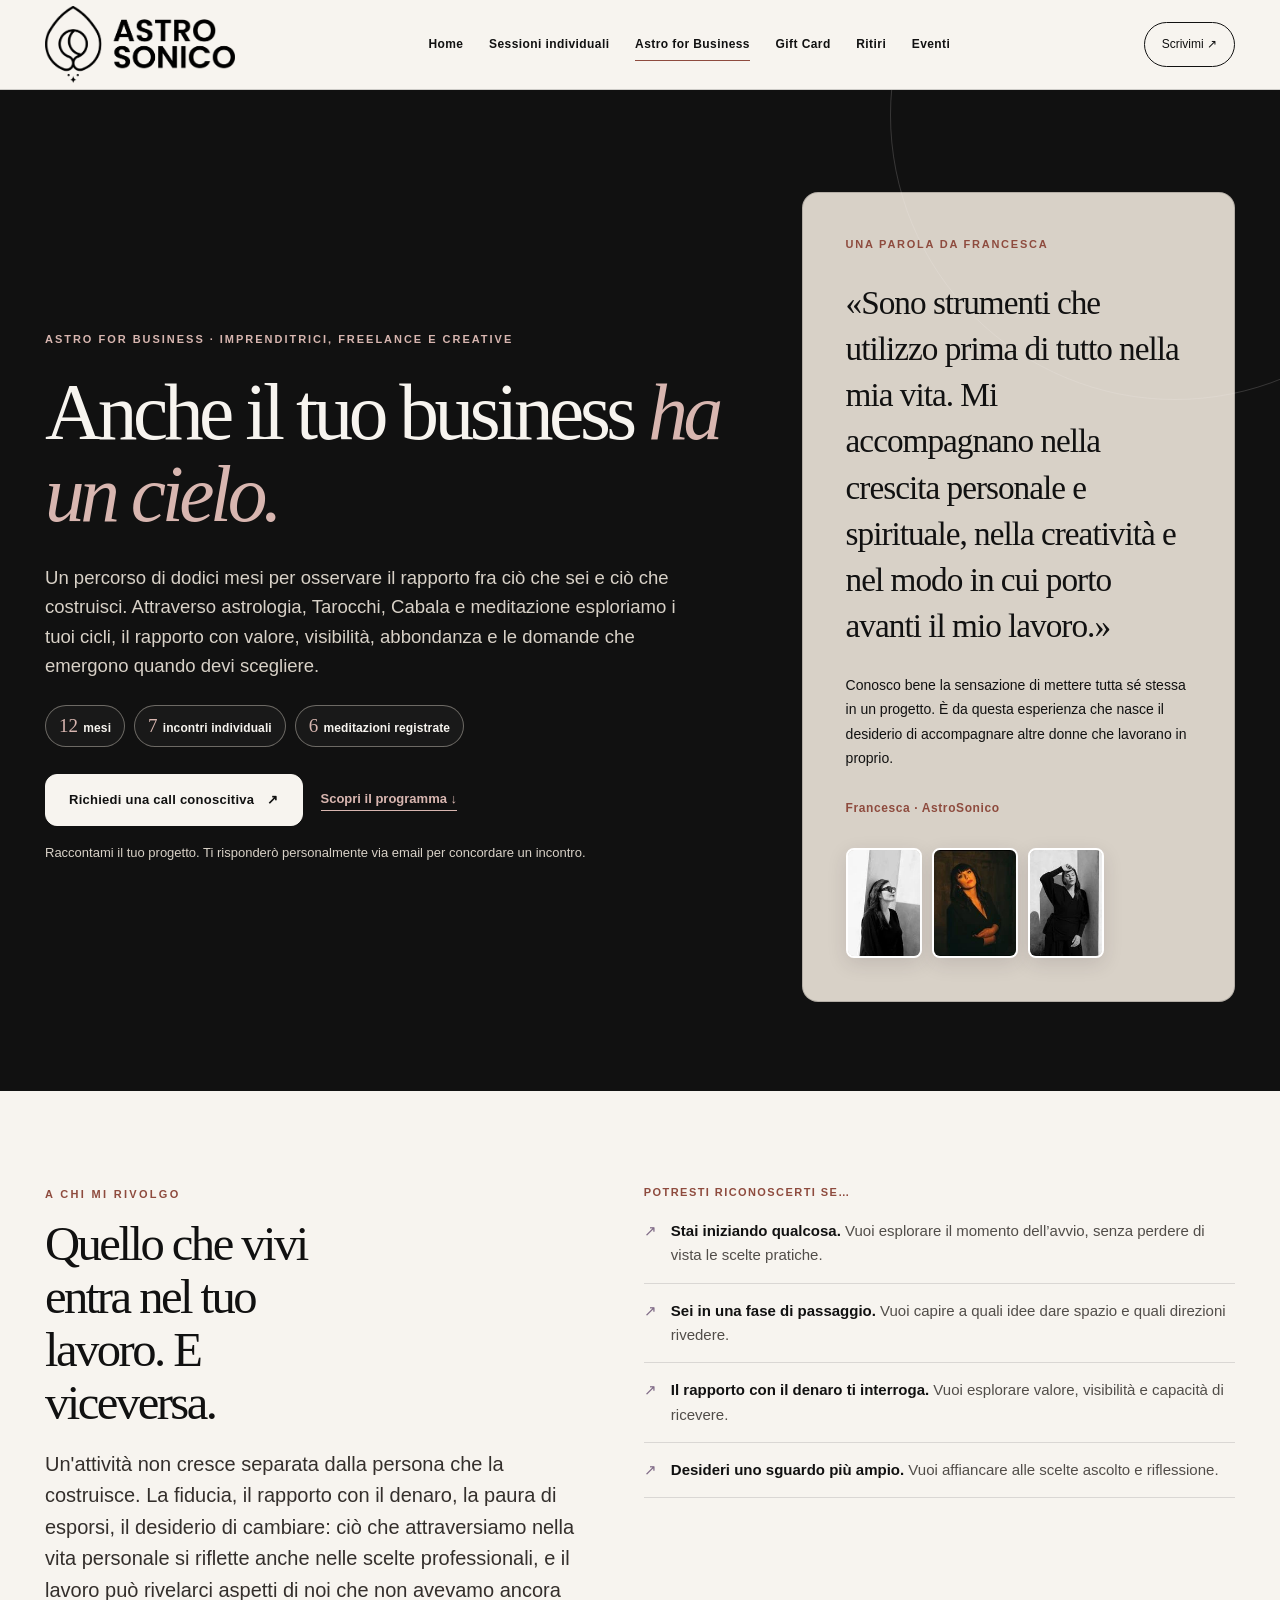
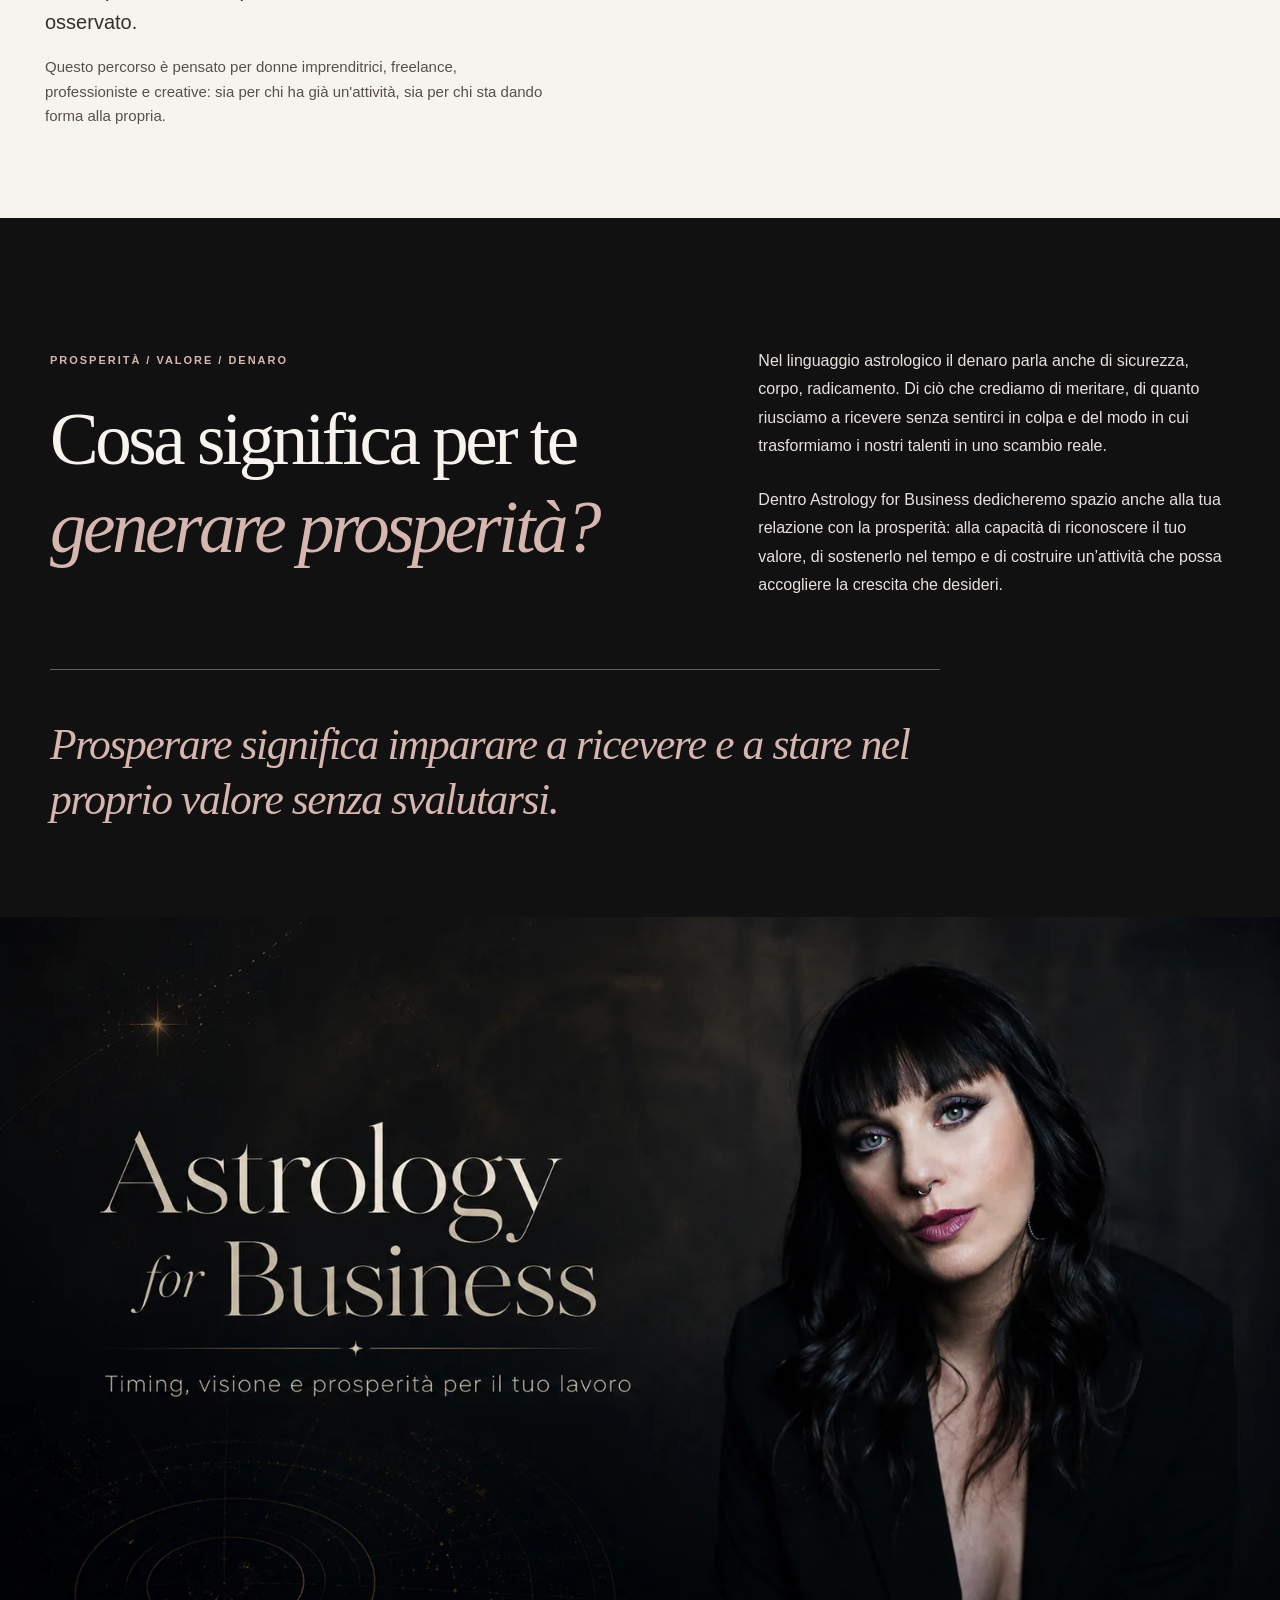
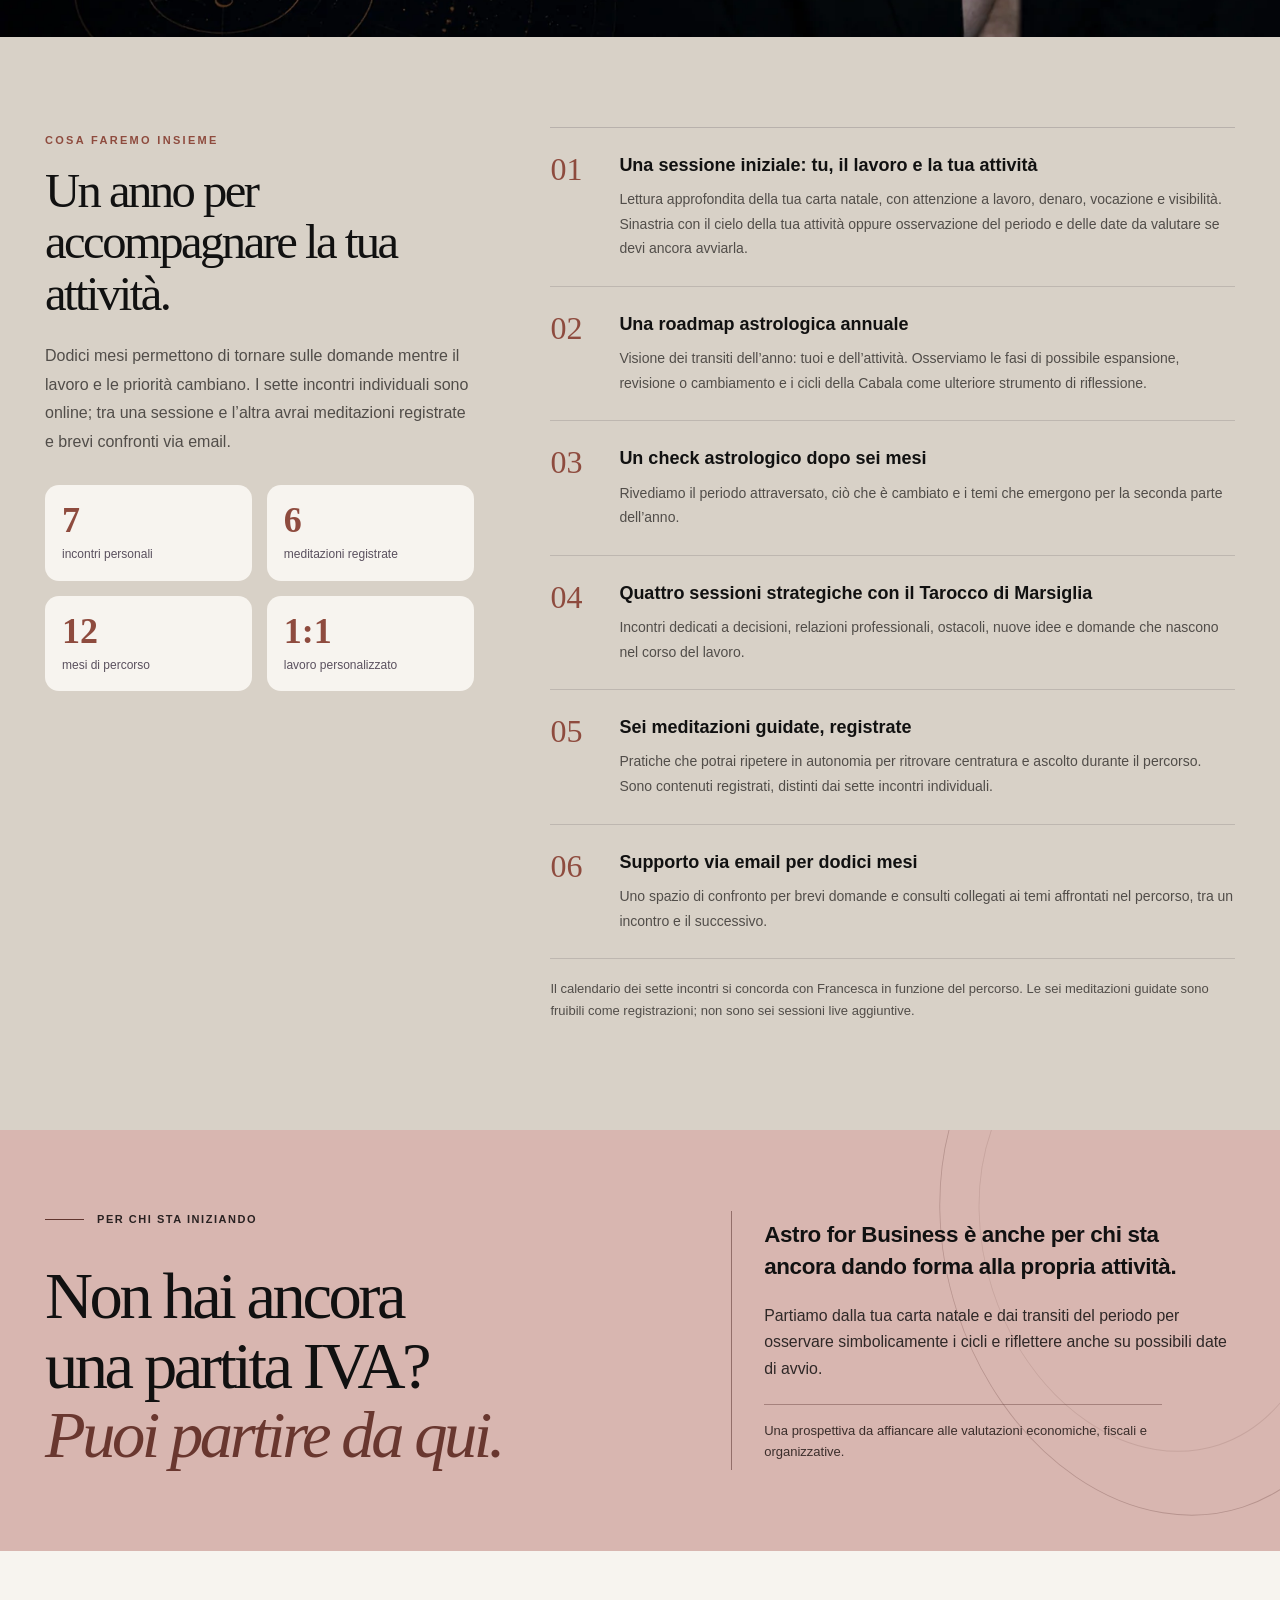
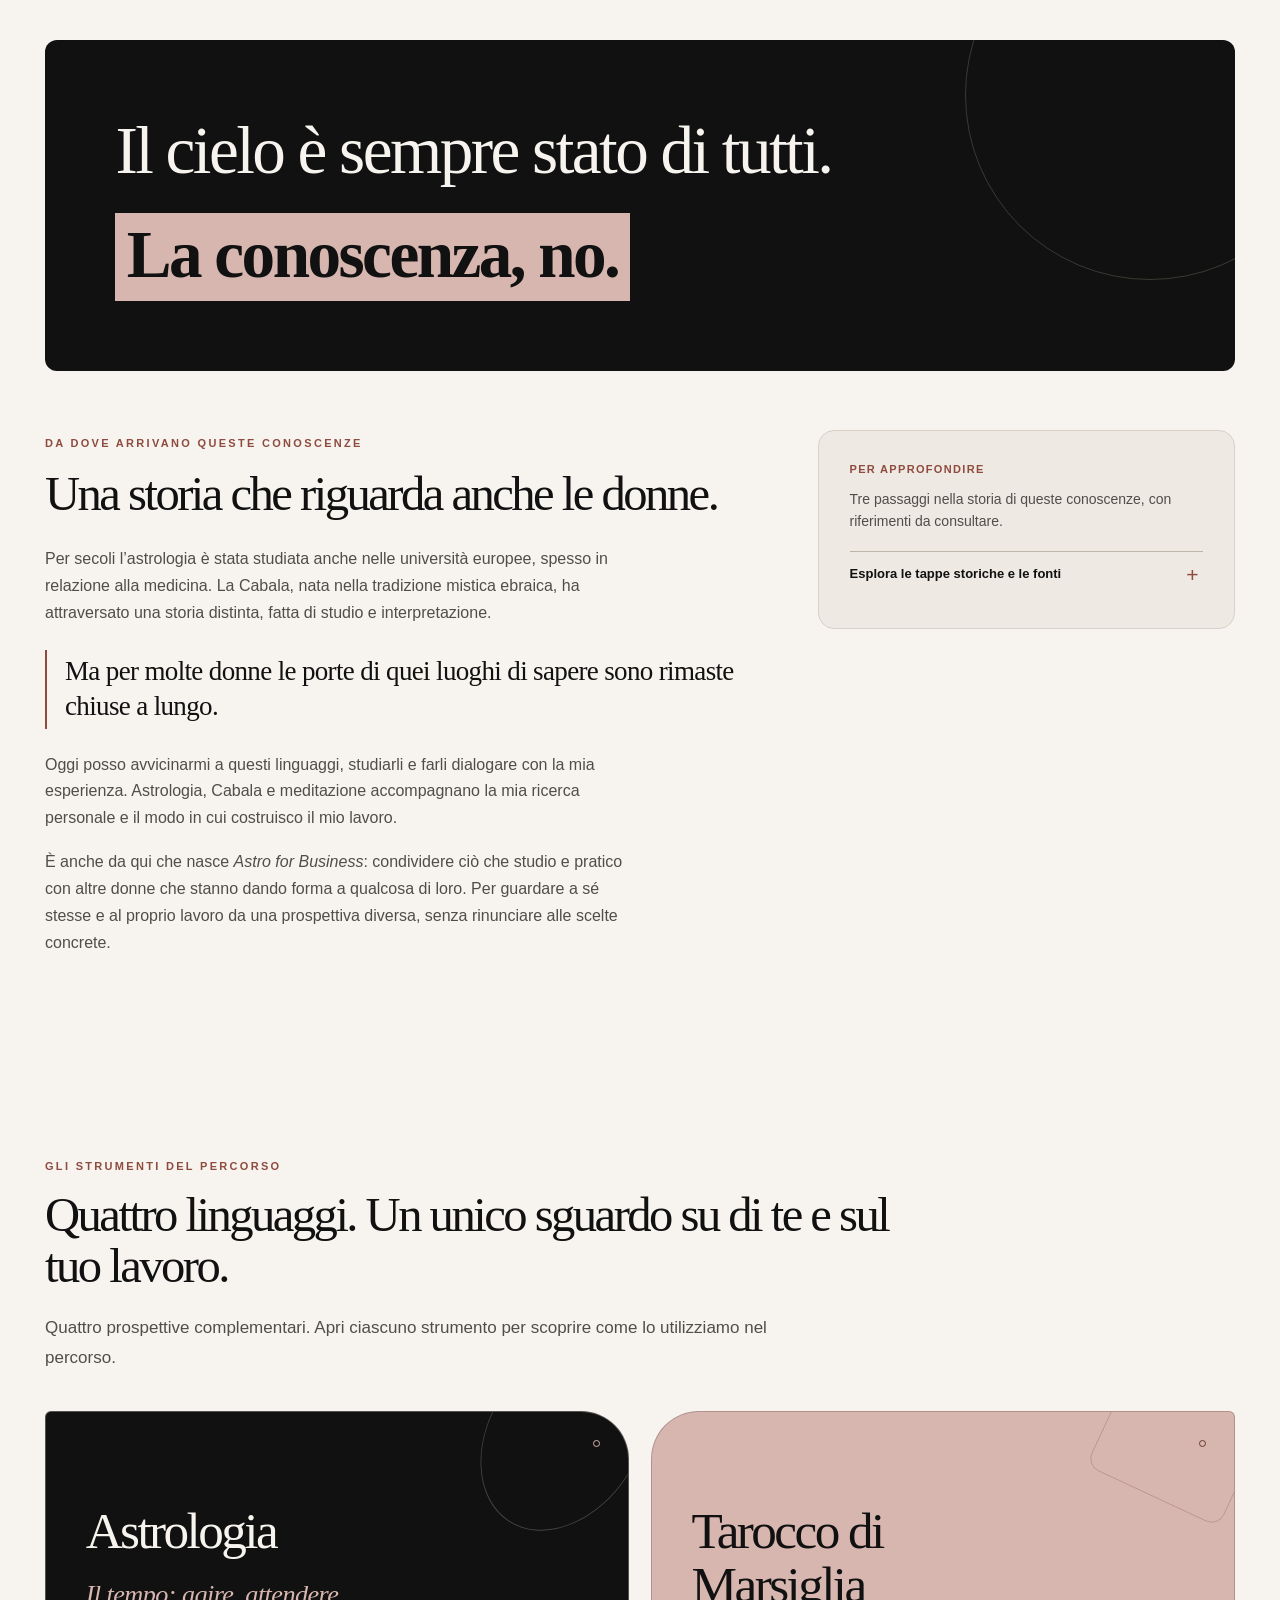
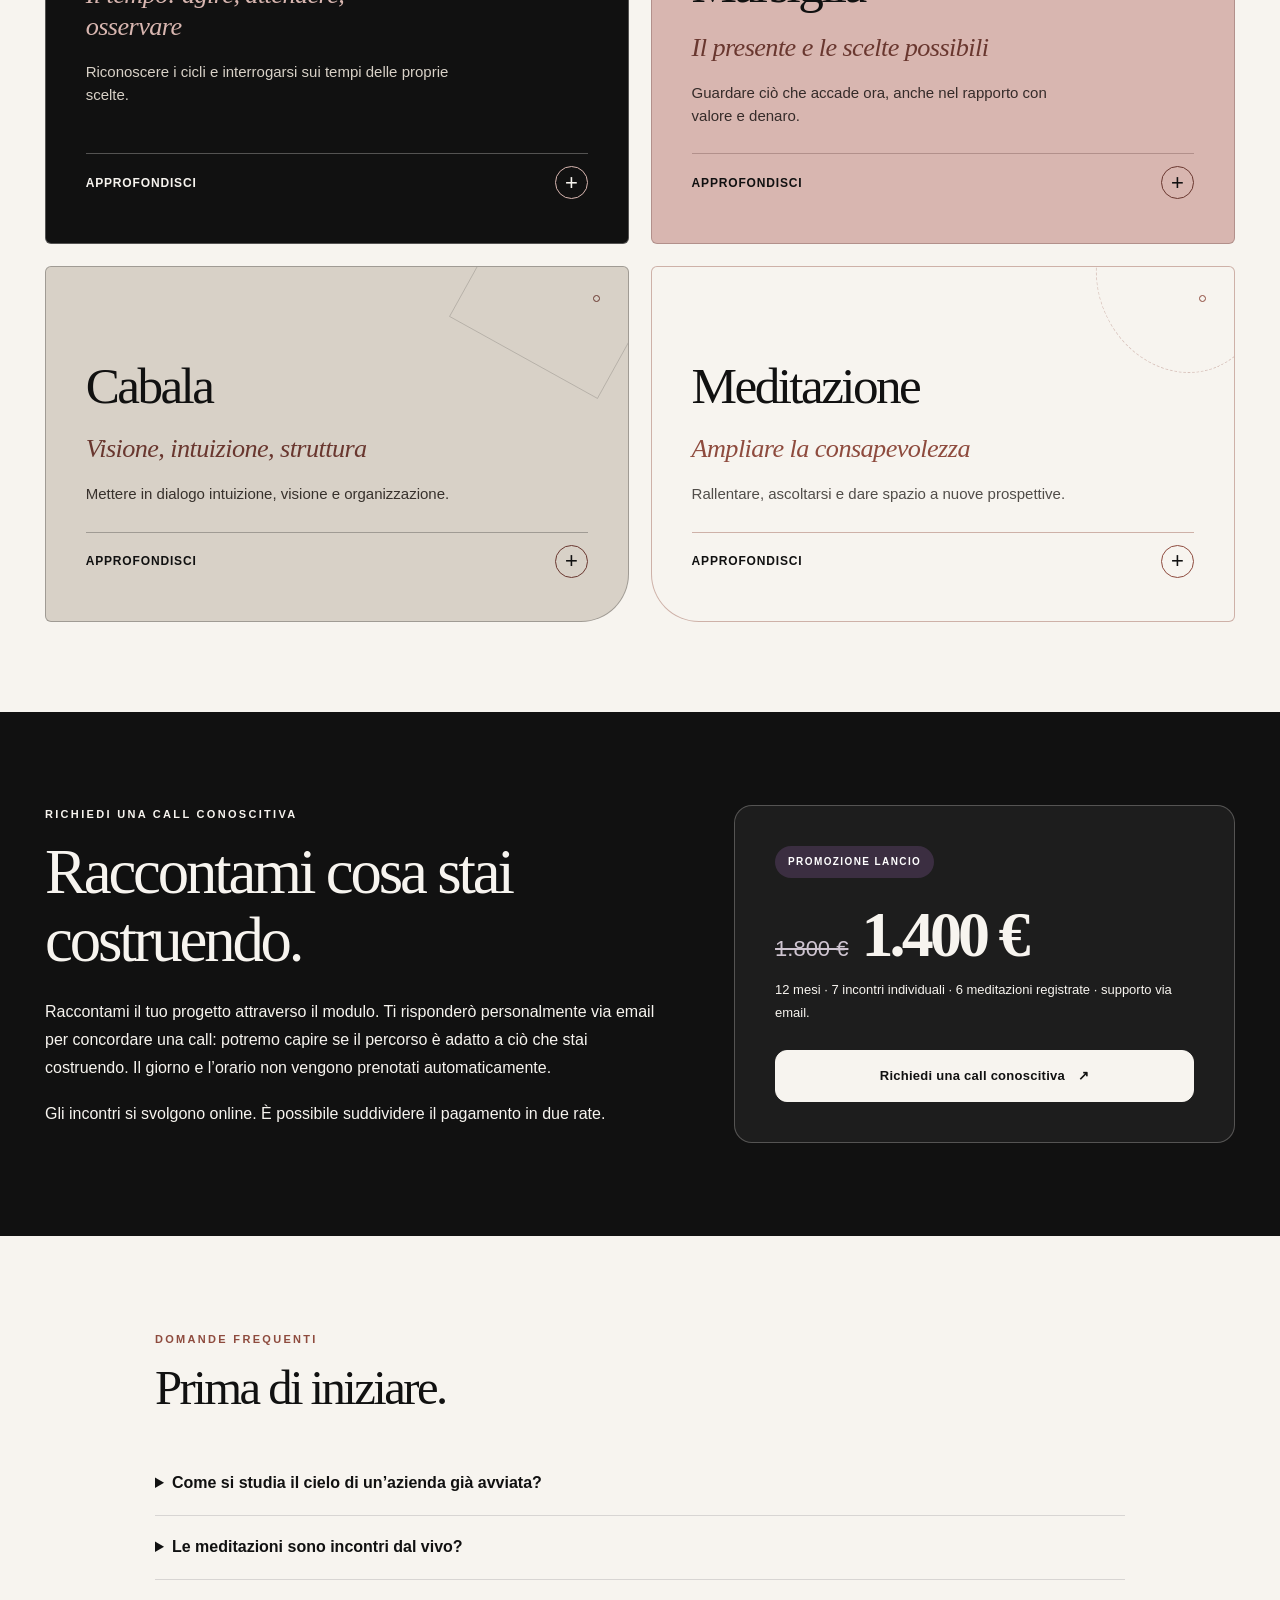
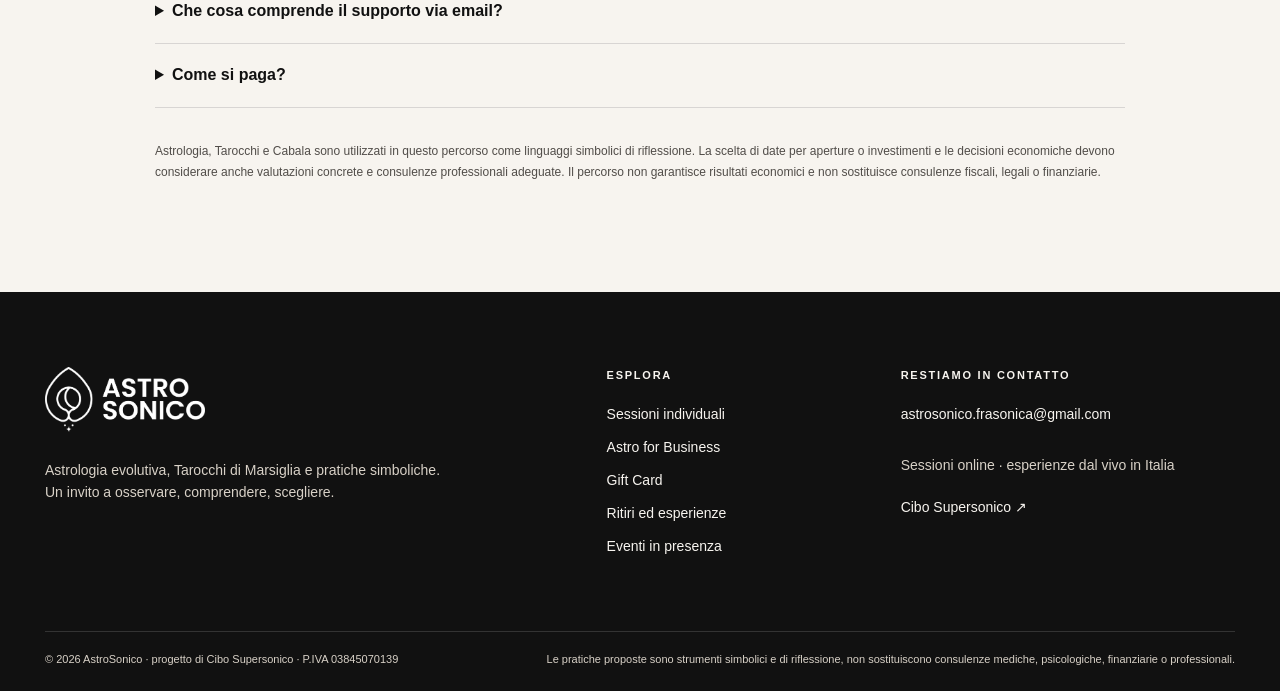
<file: astro-for-business.html>
<!doctype html><html lang="it"><head><meta charset="utf-8"><meta name="viewport" content="width=device-width,initial-scale=1"><meta name="theme-color" content="#fcfaf9"><meta name="description" content="Astrology for Business: un percorso di 12 mesi per imprenditrici, freelance e professioniste con astrologia personale e aziendale, sinastria con il business, Tarocchi, Cabala e meditazioni registrate."><meta property="og:title" content="Astrology for Business | AstroSonico"><meta property="og:description" content="Il tuo business ha un cielo: osserva il rapporto con il lavoro, i transiti dell'attività e le fasi di crescita attraverso un percorso individuale annuale."><link rel="canonical" href="https://www.astrosonico.it/astro-for-business.html"><link rel="icon" type="image/svg+xml" href="assets/img/astrosonico-favicon.svg?v=20261022-logo-2"><link rel="stylesheet" href="assets/css/style.css?v=20261022-logo-2"><title>Astrology for Business | Percorso annuale AstroSonico</title><style>
:root{--afb-wine:#453549;--afb-rose:#f0e6eb;--afb-light:#faf7f8;--afb-plum:#695575}
.afb-hero{position:relative;overflow:hidden;background:linear-gradient(111deg,#f8f3f5 0%,#fcfaf9 58%,#e9e5ef 100%);padding:clamp(66px,8vw,116px) 0 clamp(63px,7vw,92px)}
.afb-hero:after{content:"";position:absolute;right:-180px;top:-260px;width:570px;height:570px;border:1px solid rgba(105,85,117,.12);border-radius:50%;pointer-events:none}
.afb-hero-grid{display:grid;grid-template-columns:minmax(0,1.14fr) minmax(310px,.72fr);gap:clamp(35px,5.5vw,94px);align-items:center}
.afb-kicker{font-size:11px;font-weight:750;text-transform:uppercase;letter-spacing:.18em;color:#695575;margin:0 0 23px}
.afb-hero h1{font-family:var(--serif);font-size:clamp(50px,6.2vw,90px);font-weight:400;letter-spacing:-.056em;line-height:1.04;margin:0 0 27px;max-width:800px}
.afb-hero h1 em{color:#7b6480;font-weight:400}
.afb-lead{max-width:670px;font-size:clamp(18px,1.55vw,22px);line-height:1.66;color:#504654;margin-bottom:25px}
.afb-lead-secondary{max-width:600px;font-size:16px;color:#625b68;line-height:1.75;margin:0 0 28px}
.afb-actions{display:flex;align-items:center;flex-wrap:wrap;gap:18px}.afb-inline-link{font-size:13px;font-weight:650;color:#4e4054;border-bottom:1px solid #7b6480}
.afb-hero-note{margin:24px 0 0;color:#67596a;font-size:12px;letter-spacing:.04em}
.afb-pricing{position:relative;z-index:1;background:#fff;border:1px solid rgba(59,44,64,.12);border-radius:27px;padding:clamp(26px,3.3vw,39px);box-shadow:0 25px 70px rgba(49,33,51,.085)}
.afb-promo{display:inline-flex;border-radius:100px;background:#3b2e41;color:#fff;padding:8px 13px;font-size:10px;font-weight:750;text-transform:uppercase;letter-spacing:.14em;margin-bottom:25px}
.afb-pricing-title{font-family:var(--serif);font-size:clamp(25px,2.4vw,34px);font-weight:400;line-height:1.2;letter-spacing:-.035em;margin:0 0 26px}
.afb-price-line{display:flex;align-items:baseline;gap:13px;flex-wrap:wrap}
.afb-old{color:#897d89;font-size:22px}
.afb-new{font-family:var(--serif);font-size:clamp(48px,5vw,68px);line-height:1;letter-spacing:-.06em;color:#302438}
.afb-saving{font-size:14px;font-weight:700;color:#735676;margin:16px 0 6px}
.afb-pricing-copy{font-size:13px;color:#625b68;line-height:1.7;margin:0 0 24px}
.afb-pricing .button{width:100%;justify-content:center}
.afb-stats{background:#fff;border-bottom:1px solid rgba(43,36,50,.12);border-top:1px solid rgba(43,36,50,.1)}
.afb-stats-grid{display:grid;grid-template-columns:repeat(3,1fr)}
.afb-stat{display:flex;align-items:center;gap:17px;padding:26px 30px;border-right:1px solid rgba(43,36,50,.13)}
.afb-stat:first-child{padding-left:0}.afb-stat:last-child{border-right:0;padding-right:0}
.afb-stat strong{font-family:var(--serif);font-size:clamp(35px,3.7vw,50px);font-weight:400;line-height:1;color:#67516e}
.afb-stat span{font-size:13px;line-height:1.5;color:#605662}
.afb-section{padding:clamp(64px,7vw,108px) 0}
.afb-section-heading{max-width:890px;margin-bottom:38px}.afb-section-heading .h-medium{margin:12px 0 20px}
.afb-section-heading p{font-size:17px;color:#534958;line-height:1.79;max-width:780px}
.afb-two-col{display:grid;grid-template-columns:1fr 1fr;gap:clamp(25px,5vw,70px);align-items:center}
.afb-text-block p{font-size:16px;color:#554b5a;line-height:1.8}
.afb-two-cards{display:grid;grid-template-columns:1fr 1fr;gap:15px}
.afb-card{background:#fff;border:1px solid rgba(43,36,50,.13);border-radius:21px;padding:clamp(23px,2.7vw,34px);min-height:280px}
.afb-card-symbol{font-family:var(--serif);font-size:38px;color:#9c85a4;line-height:1;display:block;margin-bottom:26px}
.afb-card h3{font-family:var(--serif);font-size:clamp(23px,2.45vw,30px);letter-spacing:-.03em;line-height:1.16;font-weight:400;margin:0 0 16px}
.afb-card p{font-size:14px;color:#5a505e;line-height:1.8;margin:0}








.afb-synastry-callout{border:1px solid rgba(43,36,50,.16);border-radius:20px;background:#fff;padding:26px 28px;margin-top:28px}
.afb-synastry-callout strong{display:block;margin-bottom:7px}.afb-synastry-callout p{font-size:14px;line-height:1.75;color:#5e5262;margin:0}
.afb-method-grid{display:grid;grid-template-columns:repeat(4,minmax(0,1fr));gap:16px}
.afb-method-card{background:#fff;border:1px solid rgba(43,36,50,.13);border-radius:22px;padding:28px 24px;min-height:305px}
.afb-method-card .afb-method-n{font-size:11px;letter-spacing:.15em;font-weight:750;color:#937b99;display:block;margin-bottom:29px}
.afb-method-card h3{font-family:var(--serif);font-size:clamp(23px,2.2vw,28px);font-weight:400;line-height:1.18;letter-spacing:-.03em;margin:0 0 16px}
.afb-method-card p{font-size:14px;line-height:1.77;color:#5a505e;margin:0}
.afb-program{background:#f6f0f4}
.afb-program-outer{display:grid;grid-template-columns:minmax(0,.77fr) minmax(0,1.23fr);gap:clamp(30px,6vw,100px);align-items:start}
.afb-program-aside{position:sticky;top:117px}
.afb-program-aside p{color:#5c5260;line-height:1.8;font-size:16px}
.afb-program-index{display:grid;grid-template-columns:1fr 1fr;gap:15px;margin-top:28px}
.afb-program-index div{background:#fff;border-radius:14px;padding:17px}
.afb-program-index strong{display:block;font-family:var(--serif);font-size:36px;line-height:1;color:#685071}
.afb-program-index span{display:block;font-size:12px;color:#5a505e;margin-top:7px}
.afb-program-items{border-top:1px solid rgba(43,36,50,.18)}
.afb-program-item{display:grid;grid-template-columns:55px 1fr;gap:14px;padding:25px 0;border-bottom:1px solid rgba(43,36,50,.15)}
.afb-program-item .afb-num{font-family:var(--serif);font-size:32px;line-height:1;color:#8b7691}
.afb-program-item h3{font-size:18px;margin:0 0 9px;line-height:1.4}
.afb-program-item p{font-size:14px;line-height:1.76;color:#5a505e;margin:0}
.afb-program-mini{font-size:13px;color:#66586a;line-height:1.7;margin-top:19px}
.afb-for-grid{display:grid;grid-template-columns:.95fr 1.05fr;gap:clamp(25px,5vw,85px);align-items:start}
.afb-fit-list{list-style:none;padding:0;margin:15px 0 0}
.afb-fit-list li{font-size:15px;line-height:1.65;padding:16px 0 16px 29px;margin:0;border-bottom:1px solid rgba(43,36,50,.14);position:relative}
.afb-fit-list li::before{content:"↗";position:absolute;left:0;color:#806b87}
.afb-cta{background:#3e3045;color:#fff;padding:clamp(65px,7vw,103px) 0}
.afb-cta-grid{display:grid;grid-template-columns:1.1fr .9fr;gap:clamp(35px,6vw,90px);align-items:center}
.afb-cta h2{font-family:var(--serif);font-size:clamp(39px,4.9vw,67px);letter-spacing:-.05em;line-height:1.08;font-weight:400;margin:13px 0 23px;color:#fff}
.afb-cta .eyebrow{color:#e0c8e3}
.afb-cta p{max-width:650px;font-size:16px;line-height:1.75;color:#e2dae5}
.afb-cta-price{border:1px solid rgba(255,255,255,.24);border-radius:24px;padding:clamp(26px,4vw,40px);background:rgba(255,255,255,.05)}
.afb-cta-price .afb-old{color:#cec4d0}
.afb-cta-price .afb-new{color:#fff}
.afb-cta-price p{font-size:13px;margin:12px 0 25px}
.afb-cta-price .button{background:#fff;color:#302438;border-color:#fff;justify-content:center;width:100%}
.afb-faq{max-width:970px;margin:auto}
.afb-faq details{border-bottom:1px solid rgba(43,36,50,.15);padding:19px 0}
.afb-faq summary{font-size:16px;font-weight:700;cursor:pointer;padding-right:18px}
.afb-faq details p{color:#5b505e;font-size:15px;line-height:1.76;margin:15px 0 4px;max-width:840px}
.afb-foot-note{margin-top:33px;font-size:12px;line-height:1.8;color:#625b68}
@media(max-width:1050px){.afb-method-grid{grid-template-columns:repeat(2,1fr)}.afb-method-card{min-height:0}}
@media(max-width:900px){.afb-hero-grid,.afb-two-col,.afb-season,.afb-program-outer,.afb-for-grid,.afb-cta-grid{grid-template-columns:1fr}.afb-pricing{max-width:540px}.afb-program-aside{position:static}.afb-season-orbit{margin-top:15px}.afb-season{gap:40px}}
@media(max-width:640px){.afb-hero{padding-top:57px}.afb-hero h1{font-size:clamp(46px,11vw,66px)}.afb-hero .afb-actions .button{width:100%;justify-content:center}.afb-stats-grid{grid-template-columns:1fr}.afb-stat,.afb-stat:first-child,.afb-stat:last-child{padding:17px 0;border-right:0;border-bottom:1px solid rgba(43,36,50,.12)}.afb-stat:last-child{border-bottom:0}.afb-method-grid,.afb-two-cards{grid-template-columns:1fr}.afb-card{min-height:0}.afb-stat strong{width:70px}.afb-cta-price{padding:24px}}
.afb-founder-panel{background:rgba(255,255,255,.8);border:1px solid rgba(65,49,72,.15);border-radius:26px;padding:clamp(28px,3.5vw,43px)}
.afb-founder-kicker{display:block;font-size:11px;font-weight:750;text-transform:uppercase;letter-spacing:.16em;color:#7b6480;margin-bottom:26px}
.afb-founder-quote{font-family:var(--serif);font-size:clamp(24px,2.6vw,35px);line-height:1.39;letter-spacing:-.03em;color:#4b3951;margin:0 0 23px}
.afb-founder-small{font-size:14px;line-height:1.75;color:#594e60;margin:0 0 24px}
.afb-founder-sign{font-size:12px;font-weight:700;letter-spacing:.05em;color:#806582}
.afb-history{background:#fff}
.afb-history-layout{display:grid;grid-template-columns:minmax(0,1.25fr) minmax(0,.75fr);gap:clamp(35px,6vw,95px);align-items:start}
.afb-history h2{margin:14px 0 26px}
.afb-history-layout>div>p{font-size:16px;line-height:1.87;color:#554b5a;margin-bottom:21px}
.afb-history-timeline{background:#f5edf2;border-radius:23px;border:1px solid rgba(43,36,50,.11);padding:clamp(23px,3vw,35px)}
.afb-history-point{padding:21px 0;border-bottom:1px solid rgba(43,36,50,.15)}
.afb-history-point:first-child{padding-top:0}
.afb-history-point strong{display:block;text-transform:uppercase;letter-spacing:.12em;font-size:11px;color:#7b6480}
.afb-history-point p{font-size:14px;color:#5b4f5e;line-height:1.77;margin:11px 0 0}
.afb-history-sources{font-size:12px;line-height:1.9;color:#726577;margin:22px 0 0}
.afb-history-sources a{text-decoration:underline;text-underline-offset:3px}
@media(max-width:900px){.afb-history-layout{grid-template-columns:1fr}.afb-history-timeline{max-width:740px}}
.afb-photo-spread{padding:clamp(22px,4vw,50px) 0 0;background:#fcfaf9}.afb-photo-spread figure{margin:0;overflow:hidden;border-radius:25px;background:#1b171b}.afb-photo-spread img{width:100%;height:auto;max-height:640px;object-fit:cover;display:block}@media(max-width:600px){.afb-photo-spread figure{border-radius:17px}.afb-photo-spread img{max-height:370px;object-fit:cover}}.afb-portraits{display:flex;gap:10px;margin-top:28px}.afb-portraits img{width:76px;height:110px;object-fit:cover;object-position:center 30%;border-radius:8px;border:2px solid #fff;box-shadow:0 6px 19px rgba(44,28,46,.13)}.afb-portraits img:nth-child(2){width:86px}.afb-manifesto{background:#241a2d;color:#fff;border-radius:24px;padding:clamp(32px,6vw,72px);margin-bottom:65px;position:relative;overflow:hidden}.afb-manifesto:after{content:"";position:absolute;border:1px solid rgba(236,213,180,.2);width:370px;height:370px;border-radius:50%;right:-100px;top:-130px;pointer-events:none}.afb-manifesto-line{position:relative;z-index:1;font-family:Georgia,serif;font-size:clamp(34px,5.7vw,75px);line-height:1.13;letter-spacing:-.035em;margin:0;max-width:1030px;text-wrap:balance}.afb-manifesto-line em{color:#e5c5a9}.afb-history-layout>div>p strong{color:#2e2032}@media(max-width:600px){.afb-manifesto{padding:32px 24px;margin-bottom:40px}.afb-manifesto-line{font-size:clamp(32px,8.4vw,44px)}}</style><style>.editorial-mobile-business-portrait{display:none}</style><link rel="stylesheet" media="screen and (max-width: 640px)" href="assets/css/mobile-editorial.css?v=20261026-4"><link rel="stylesheet" media="screen and (min-width: 641px)" href="assets/css/desktop-editorial.css?v=20261026-2">
<style>
/* Astro for Business · approved Hero B. Scoped to the hero at every viewport. */
main .afb-hero .afb-lead.reading-lead{
  max-width:660px;
  margin:0 0 24px;
  color:#D8D1C7;
  font-size:clamp(17px,1.45vw,19px);
  line-height:1.59;
  font-weight:400;
}
main .afb-hero .afb-kicker{color:#D8B6B0}
main .afb-hero .afb-hero-facts{
  display:flex;flex-wrap:wrap;align-items:center;
  gap:9px;list-style:none;padding:0;margin:0 0 27px;
}
main .afb-hero .afb-hero-facts li{
  display:inline-flex;align-items:baseline;gap:5px;
  margin:0;padding:10px 13px;
  border:1px solid rgba(216,209,199,.44);
  border-radius:999px;color:#F7F4EF;
  background:rgba(247,244,239,.035);
  font:600 12px/1.35 var(--sans);
  letter-spacing:.01em;
}
main .afb-hero .afb-hero-facts strong{
  font:400 19px/1 var(--serif);
  color:#D8B6B0;
}
main .afb-hero .afb-hero-next-step{
  max-width:570px;margin:17px 0 0;
  color:#D8D1C7;
  font:400 13px/1.55 var(--sans);
}
main .afb-hero .afb-actions .button-primary:focus-visible,
main .afb-hero .afb-inline-link:focus-visible{
  outline:3px solid #D8B6B0;outline-offset:4px;
}
@media screen and (max-width:640px){
  main .afb-hero .afb-kicker{
    font-size:10px!important;line-height:1.45!important;
    margin-bottom:14px!important;
  }
  main .afb-hero h1{
    font-size:clamp(40px,10.6vw,48px)!important;
    line-height:1.04!important;
    margin-bottom:19px!important;
  }
  main .afb-hero .afb-lead.reading-lead{
    color:#F7F4EF!important;
    font-size:16.5px!important;
    font-weight:400!important;
    line-height:1.52!important;
    margin:0 0 19px!important;
    letter-spacing:0!important;
  }
  main .afb-hero .afb-hero-facts{gap:8px;margin:0 0 20px}
  main .afb-hero .afb-hero-facts li{
    gap:5px;padding:9px 11px;font-size:11px;line-height:1.4;
  }
  main .afb-hero .afb-hero-facts strong{font-size:18px}
  main .afb-hero .afb-actions{gap:12px}
  main .afb-hero .afb-actions .button-primary{
    background:#F7F4EF!important;color:#111111!important;
    border-color:#F7F4EF!important;
    min-height:49px!important;
    white-space:normal!important;
  }
  main .afb-hero .afb-inline-link{font-size:12px}
  main .afb-hero .afb-hero-next-step{
    display:block!important;
    font-size:12px!important;
    line-height:1.55!important;
    margin:16px 0 0!important;
    color:#D8D1C7!important;
  }
}
@media (prefers-reduced-motion:reduce){
  main .afb-hero .afb-hero-facts *,
  main .afb-hero .afb-actions *{animation:none!important;transition:none!important}
}

/* Astro for Business full-bleed editorial photograph — desktop and mobile. */
main .afb-photo-spread{
  display:block!important;
  width:100%;
  max-width:none;
  margin:0;
  padding:0!important;
  overflow:hidden;
}
main .afb-photo-spread > figure{
  display:block;
  width:100%;
  max-width:none;
  margin:0!important;
  padding:0;
  border-radius:0!important;
  overflow:hidden;
}
main .afb-photo-spread > figure > img{
  display:block;
  width:100%!important;
  max-width:100%!important;
  height:auto!important;
  max-height:none!important;
  border-radius:0!important;
  object-fit:contain!important;
}

/* Astro for Business · condensed history, full sources retained behind a disclosure. */
main .afb-history .afb-history-story > p {
  max-width:66ch;
  line-height:1.68;
  margin-bottom:17px;
}
main .afb-history .afb-history-story > .afb-history-emphasis {
  margin:23px 0;
  padding:4px 0 4px 18px;
  border-left:2px solid #8E4B3E;
  font-family:var(--serif);
  font-size:clamp(21px,2.3vw,27px);
  line-height:1.31;
  letter-spacing:-.024em;
  color:#111111;
}
main .afb-history .afb-history-emphasis strong{font-weight:400;color:inherit}
main .afb-history .afb-history-timeline{
  padding:clamp(21px,2.6vw,31px);
  border-radius:16px;
  background:#EEE9E2;
  border:1px solid #D8D1C7;
  box-shadow:none;
}
main .afb-history .afb-history-aside-eyebrow{
  display:block;
  font:700 11px/1.4 var(--sans);
  letter-spacing:.12em;
  text-transform:uppercase;
  color:#8E4B3E;
  margin:0 0 12px;
}
main .afb-history .afb-history-aside-lead{
  color:#514D49;
  font:400 14px/1.55 var(--sans);
  margin:0 0 18px;
}
main .afb-history .afb-history-details summary {
  display:flex;
  align-items:center;
  justify-content:space-between;
  gap:12px;
  padding:12px 0;
  border-top:1px solid #BDB4AA;
  cursor:pointer;
  list-style:none;
  font:700 13px/1.45 var(--sans);
  color:#111111;
}
main .afb-history .afb-history-details summary::-webkit-details-marker{display:none}
main .afb-history .afb-history-details summary::marker{content:""}
main .afb-history .afb-history-details summary:focus-visible{
  outline:2px solid #8E4B3E;
  outline-offset:4px;
  border-radius:2px;
}
main .afb-history .afb-history-disclosure-mark{
  display:inline-flex;
  justify-content:center;
  width:21px;
  flex:none;
  font:400 21px/1 var(--sans);
  color:#8E4B3E;
}
main .afb-history .afb-history-details[open] .afb-history-disclosure-mark{transform:rotate(45deg)}
main .afb-history .afb-history-details-content{padding-top:10px}
main .afb-history .afb-history-point{padding:17px 0}
main .afb-history .afb-history-point strong{color:#8E4B3E}
main .afb-history .afb-history-point p{color:#514D49;line-height:1.6}
main .afb-history .afb-history-sources{color:#514D49;font-size:12px;line-height:1.7}
main .afb-history .afb-history-sources a{color:#6F362B;text-underline-offset:3px}
@media screen and (max-width:640px) {
  main .afb-history .afb-history-layout{display:block;min-width:0}
  main .afb-history .afb-history-story > p{
    color:#514D49!important;
    font-size:15px!important;
    font-weight:400!important;
    line-height:1.6!important;
    letter-spacing:0!important;
    margin:0 0 15px!important;
  }
  main .afb-history .afb-history-story > p.reading-lead {
    font-size:17px!important;
    font-weight:500!important;
    line-height:1.48!important;
    margin:0 0 20px!important;
  }
  main .afb-history .afb-history-story > .afb-history-emphasis{
    border-left:2px solid #8E4B3E;
    padding:3px 0 3px 15px;
    margin:21px 0!important;
    font:400 23px/1.25 var(--serif)!important;
    color:#111111!important;
  }
  main .afb-history .afb-history-timeline{
    display:block!important;
    margin:26px 0 0!important;
    border-radius:15px;
    padding:19px 18px!important;
  }
  main .afb-history .afb-history-aside-lead{
    font-size:13px;
    line-height:1.5;
    margin-bottom:14px;
  }
  main .afb-history .afb-history-details summary{
    min-height:46px;
    font-size:13px;
  }
  main .afb-history .afb-history-point{padding:13px 0}
  main .afb-history .afb-history-point p{font-size:13px;line-height:1.55}
  main .afb-history .afb-history-sources{overflow-wrap:anywhere}
}
@media (prefers-reduced-motion:reduce){
  main .afb-history .afb-history-disclosure-mark{transition:none!important}
}

/* Astro for Business · early audience section, editorial clarity on all screens. */
main .afb-fit{background:#F7F4EF;color:#111111}
main .afb-fit .afb-for-grid{align-items:start;gap:clamp(28px,5vw,80px)}
main .afb-fit .afb-fit-intro .h-medium{margin:12px 0 19px;max-width:13ch;line-height:1.09}
main .afb-fit .afb-fit-lead{
  color:#342F2C;font:400 clamp(17px,1.6vw,20px)/1.58 var(--sans);
  max-width:57ch;margin:0 0 17px
}
main .afb-fit .afb-fit-audience{
  color:#56504B;font:400 15px/1.62 var(--sans);
  max-width:60ch;margin:0
}
main .afb-fit .afb-fit-list-title{
  font:700 11px/1.5 var(--sans);letter-spacing:.13em;
  color:#8E4B3E;text-transform:uppercase;margin:3px 0 13px
}
main .afb-fit .afb-fit-list{margin:0}
main .afb-fit .afb-fit-list li{
  color:#514D49;font-size:15px;line-height:1.62;
  padding:15px 0 15px 27px
}
main .afb-fit .afb-fit-list li:first-child{padding-top:6px}
main .afb-fit .afb-fit-list li strong{color:#111111;font-weight:700}
@media(max-width:640px){
  main .afb-fit{padding:39px 0 45px!important}
  main .afb-fit .afb-fit-intro .h-medium{font-size:clamp(34px,9vw,41px)!important;max-width:15ch;margin:11px 0 17px}
  main .afb-fit .afb-fit-lead{
    color:#342F2C!important;font-size:16px!important;
    line-height:1.55!important;margin:0 0 14px!important
  }
  main .afb-fit .afb-fit-audience{
    color:#514D49!important;font-size:14px!important;
    line-height:1.6!important;margin:0 0 10px!important
  }
  main .afb-fit .afb-fit-situations{border-top:1px solid #D8D1C7;padding-top:21px}
  main .afb-fit .afb-fit-list-title{font-size:10px}
  main .afb-fit .afb-fit-list li{
    padding:13px 0 13px 25px;
    font-size:14px!important;line-height:1.59!important
  }
  main .afb-fit .afb-fit-list li strong{display:block;color:#111111}
}

/* Astro for Business · rose-antique editorial interlude for future founders.
   Full-width band (not a card); decorative circle is CSS-only and non-interactive. */
main .afb-early-stage {
  position:relative;
  isolation:isolate;
  overflow:hidden;
  padding:clamp(53px,6.3vw,96px) 0;
  background:#D8B6B0;
  color:#111111;
}
main .afb-early-stage::before{
  content:"";
  position:absolute;
  z-index:-1;
  pointer-events:none;
  width:clamp(290px,43vw,600px);
  aspect-ratio:1;
  top:-38%;
  right:-12%;
  border:1px solid rgba(85,46,43,.25);
  border-radius:50%;
  transform:rotate(-18deg) scaleX(.77);
}
main .afb-early-stage::after{
  content:"";
  position:absolute;
  z-index:-1;
  pointer-events:none;
  width:clamp(235px,34vw,485px);
  aspect-ratio:1;
  top:-26%;
  right:-7%;
  border:1px solid rgba(85,46,43,.13);
  border-radius:50%;
  transform:rotate(-18deg) scaleX(.77);
}
main .afb-early-stage .afb-early-stage-inner {
  display:grid;
  grid-template-columns:minmax(0,1.1fr) minmax(0,.9fr);
  align-items:center;
  gap:clamp(28px,5.5vw,96px);
  background:transparent;
  padding:0;
  border:0;
  max-width:none;
}
main .afb-early-stage .afb-early-stage-heading{
  min-width:0;
}
main .afb-early-stage .afb-early-stage-kicker{
  display:flex;
  align-items:center;
  gap:13px;
  margin:0 0 clamp(21px,3vw,34px);
  color:#292121;
  font:700 11px/1.4 var(--sans);
  letter-spacing:.14em;
  text-transform:uppercase;
}
main .afb-early-stage .afb-early-stage-kicker::before{
  content:"";
  width:39px;
  height:1px;
  flex:none;
  background:#60352E;
}
main .afb-early-stage h2{
  font:400 clamp(44px,5.2vw,78px)/1.04 var(--serif);
  letter-spacing:-.052em;
  text-wrap:balance;
  color:#111111;
  margin:0;
  max-width:15ch;
}
main .afb-early-stage h2 em{
  display:block;
  font-style:italic;
  font-weight:400;
  color:#69372F;
}
main .afb-early-stage .afb-early-stage-copy{
  position:relative;
  padding:8px 0 8px clamp(22px,2.5vw,35px);
  border-left:1px solid rgba(85,46,43,.52);
  max-width:540px;
}
main .afb-early-stage .afb-early-stage-copy p{
  color:#2F2827;
  font:400 clamp(15px,1.24vw,17px)/1.67 var(--sans);
  max-width:55ch;
  margin:0 0 16px;
}
main .afb-early-stage .afb-early-stage-copy .afb-early-stage-intro{
  color:#111111;
  font-weight:600;
  font-size:clamp(18px,1.75vw,23px);
  line-height:1.45;
  letter-spacing:-.016em;
  margin-bottom:19px;
}
main .afb-early-stage .afb-early-stage-copy .afb-early-stage-note{
  border-top:1px solid rgba(85,46,43,.38);
  padding-top:16px;
  margin:22px 0 0;
  font-size:13px;
  line-height:1.57;
  color:#3B2E2B;
}
@media screen and (max-width:900px){
  main .afb-early-stage .afb-early-stage-inner{
    grid-template-columns:1fr;
    gap:32px;
  }
  main .afb-early-stage .afb-early-stage-copy{
    padding:0;
    border-left:0;
  }
}
@media screen and (max-width:640px){
  main .afb-early-stage{padding:49px 0 51px!important}
  main .afb-early-stage::before{
    width:280px;
    top:-120px;
    right:-178px;
    opacity:.6;
  }
  main .afb-early-stage::after{display:none}
  main .afb-early-stage .afb-early-stage-inner{
    gap:25px;
  }
  main .afb-early-stage .afb-early-stage-kicker{
    font-size:10px;
    margin-bottom:18px;
    gap:10px;
  }
  main .afb-early-stage .afb-early-stage-kicker::before{width:29px}
  main .afb-early-stage h2{
    font-size:clamp(39px,10.6vw,48px);
    line-height:1.07;
    letter-spacing:-.047em;
    max-width:14ch;
  }
  main .afb-early-stage .afb-early-stage-copy{
    padding-top:22px;
    border-top:1px solid rgba(85,46,43,.48);
    max-width:none;
  }
  main .afb-early-stage .afb-early-stage-copy p{
    font-size:15px;
    line-height:1.62;
    margin-bottom:14px;
  }
  main .afb-early-stage .afb-early-stage-copy .afb-early-stage-intro{
    font-size:19px;
    line-height:1.43;
    margin-bottom:16px;
  }
  main .afb-early-stage .afb-early-stage-copy .afb-early-stage-note{
    font-size:12px;
    line-height:1.56;
    margin-top:17px;
    padding-top:14px;
  }
}

/* Astro for Business: high-contrast historical manifesto; all viewport widths. */
main .afb-history .afb-manifesto{
  background:#111111!important;
  border-radius:12px;
  padding:clamp(34px,5.5vw,72px);
  margin-bottom:clamp(30px,4.8vw,59px);
}
main .afb-history .afb-manifesto .afb-manifesto-line{
  display:block;
  font-family:var(--serif),Georgia,serif!important;
  font-size:clamp(39px,5.25vw,78px)!important;
  font-weight:500!important;
  line-height:1.19!important;
  letter-spacing:-.038em!important;
  color:#F7F4EF!important;
  opacity:1!important;
  text-shadow:none!important;
  max-width:100%;
  margin:0!important;
}
main .afb-history .afb-manifesto .afb-manifesto-line em{
  display:inline-block;
  max-width:100%;
  margin-top:clamp(12px,1.7vw,23px);
  padding:.07em .17em .11em;
  background:#D8B6B0!important;
  color:#111111!important;
  font-style:normal;
  font-weight:600!important;
  line-height:1.13!important;
  opacity:1!important;
  box-decoration-break:clone;
  -webkit-box-decoration-break:clone;
}
@media screen and (max-width:640px){
  main .afb-history .afb-manifesto{
    padding:28px 20px 31px!important;
    margin-bottom:29px!important;
    border-radius:8px!important;
  }
  main .afb-history .afb-manifesto .afb-manifesto-line{
    font-size:clamp(32px,8.4vw,43px)!important;
    line-height:1.18!important;
    letter-spacing:-.038em!important;
  }
  main .afb-history .afb-manifesto .afb-manifesto-line em{
    margin-top:15px!important;
    padding:.09em .12em .12em!important;
  }
}

/* Astro for Business · instrument-led editorial cards.
   Four equal tools, no numerical rank: names lead, complementary colors follow.
   Native details/summary remains usable by keyboard without JS. */
main #metodo .afb-method-grid{
  display:grid;
  grid-template-columns:repeat(2,minmax(0,1fr))!important;
  gap:clamp(14px,1.7vw,22px)!important;
  align-items:stretch;
}
main #metodo .afb-method-card.afb-method-reveal{
  --method-surface:#F7F4EF;
  --method-ink:#111111;
  --method-muted:#514D49;
  --method-accent:#8E4B3E;
  --method-line:rgba(17,17,17,.28);
  --method-geometry:rgba(17,17,17,.24);
  position:relative;
  isolation:isolate;
  overflow:hidden;
  display:flex;
  flex-direction:column;
  min-width:0;
  min-height:350px!important;
  padding:clamp(27px,3.1vw,42px)!important;
  background:var(--method-surface)!important;
  color:var(--method-ink)!important;
  border:1px solid var(--method-line)!important;
  border-radius:var(--method-corners,12px)!important;
  box-shadow:none!important;
}
main #metodo .afb-method-card.afb-method-reveal > *{
  position:relative;
  z-index:1;
  min-width:0;
}
main #metodo .afb-method-card.afb-method-reveal::before{
  content:"";
  position:absolute;
  z-index:0;
  right:-39px;
  top:-79px;
  width:205px;
  height:205px;
  border:1px solid var(--method-geometry);
  border-radius:50%;
  transform:rotate(33deg) scaleX(.73);
  pointer-events:none;
}
main #metodo .afb-method-card.afb-method-reveal::after{
  content:"";
  position:absolute;
  z-index:0;
  top:28px;
  right:28px;
  width:7px;
  height:7px;
  border:1px solid var(--method-accent);
  border-radius:50%;
  pointer-events:none;
}
main #metodo .afb-method-card--astro{
  --method-surface:#111111!important;
  --method-ink:#F7F4EF!important;
  --method-muted:#D8D1C7!important;
  --method-accent:#D8B6B0!important;
  --method-line:rgba(247,244,239,.29)!important;
  --method-geometry:rgba(247,244,239,.22)!important;
  --method-corners:6px 48px 6px 6px;
}
main #metodo .afb-method-card--tarot{
  --method-surface:#D8B6B0!important;
  --method-ink:#111111!important;
  --method-muted:#352B29!important;
  --method-accent:#69372F!important;
  --method-line:rgba(76,42,37,.27)!important;
  --method-geometry:rgba(76,42,37,.23)!important;
  --method-corners:48px 6px 6px 6px;
}
main #metodo .afb-method-card--cabala{
  --method-surface:#D8D1C7!important;
  --method-ink:#111111!important;
  --method-muted:#37312C!important;
  --method-accent:#69372F!important;
  --method-line:rgba(17,17,17,.28)!important;
  --method-geometry:rgba(17,17,17,.19)!important;
  --method-corners:6px 6px 48px 6px;
}
main #metodo .afb-method-card--meditation{
  --method-surface:#F7F4EF!important;
  --method-ink:#111111!important;
  --method-muted:#514D49!important;
  --method-accent:#8E4B3E!important;
  --method-line:rgba(142,75,62,.4)!important;
  --method-geometry:rgba(142,75,62,.29)!important;
  --method-corners:6px 6px 6px 48px;
}
main #metodo .afb-method-card.afb-method-card--tarot::before{
  width:172px;
  height:172px;
  top:-68px;
  right:-35px;
  transform:rotate(25deg) scale(.85);
  border-radius:16px;
}
main #metodo .afb-method-card.afb-method-card--cabala::before{
  width:215px;
  height:215px;
  top:-91px;
  right:-44px;
  border-radius:0;
  transform:rotate(29deg) scale(.79);
}
main #metodo .afb-method-card.afb-method-card--meditation::before{
  width:188px;
  height:188px;
  top:-80px;
  right:-40px;
  border-radius:50%;
  border-style:dashed;
  transform:rotate(-25deg) scaleX(.87);
}
main #metodo .afb-method-reveal .afb-method-tool-name{
  margin:clamp(38px,4.1vw,56px) 0 21px!important;
  max-width:13ch;
  overflow-wrap:normal;
  font-family:var(--serif)!important;
  font-size:clamp(39px,4vw,55px)!important;
  line-height:1.04!important;
  font-weight:400!important;
  letter-spacing:-.05em!important;
  color:var(--method-ink)!important;
  text-wrap:balance;
}
main #metodo .afb-method-reveal .afb-method-line{
  font-family:var(--serif)!important;
  font-style:italic;
  font-weight:400!important;
  font-size:clamp(21px,2.05vw,27px)!important;
  line-height:1.22!important;
  letter-spacing:-.022em;
  color:var(--method-accent)!important;
  margin:0 0 17px!important;
  max-width:27ch;
}
main #metodo .afb-method-card--tarot .afb-method-line,
main #metodo .afb-method-card--cabala .afb-method-line{
  color:#69372F!important;
}
main #metodo .afb-method-reveal > .afb-method-teaser{
  font:400 15px/1.55 var(--sans)!important;
  color:var(--method-muted)!important;
  margin:0 0 26px!important;
  max-width:45ch;
}
main #metodo .afb-method-reveal .afb-method-detail{
  margin-top:auto;
  border:0;
  border-top:1px solid var(--method-line)!important;
  padding:0;
  color:var(--method-ink)!important;
}
main #metodo .afb-method-detail > summary{
  display:flex;
  justify-content:space-between;
  align-items:center;
  gap:14px;
  min-height:48px;
  padding:12px 0 4px;
  color:var(--method-ink)!important;
  font:700 12px/1.35 var(--sans)!important;
  letter-spacing:.07em;
  text-transform:uppercase;
  list-style:none!important;
  cursor:pointer;
  -webkit-tap-highlight-color:transparent;
}
main #metodo .afb-method-detail > summary::-webkit-details-marker{display:none}
main #metodo .afb-method-detail > summary::marker{content:""}
main #metodo .afb-method-detail > summary:focus-visible{
  outline:2px solid var(--method-accent);
  outline-offset:3px;
  border-radius:3px;
}
main #metodo .afb-method-detail .afb-method-plus{
  display:inline-grid;
  place-items:center;
  flex:0 0 33px;
  width:33px;
  height:33px;
  border:1px solid var(--method-accent);
  border-radius:50%;
  color:var(--method-ink)!important;
  font:400 22px/1 var(--sans);
  transition:transform .2s ease,background-color .2s ease;
}
main #metodo .afb-method-detail[open] .afb-method-plus{
  transform:rotate(45deg);
  background:var(--method-accent)!important;
  border-color:var(--method-accent)!important;
}
main #metodo .afb-method-close-label{display:none}
main #metodo .afb-method-detail[open] .afb-method-open-label{display:none}
main #metodo .afb-method-detail[open] .afb-method-close-label{display:inline}
main #metodo .afb-method-expanded{padding:15px 0 8px}
main #metodo .afb-method-expanded p{
  color:var(--method-ink)!important;
  font:400 15px/1.66 var(--sans)!important;
  margin:0;
  max-width:60ch;
}
@media screen and (max-width:900px){
  main #metodo .afb-method-grid{grid-template-columns:1fr!important;gap:16px!important}
}
@media screen and (max-width:640px){
  main #metodo .afb-method-card.afb-method-reveal{
    min-height:0!important;
    padding:clamp(24px,6vw,30px) clamp(22px,5.7vw,29px) 17px!important;
  }
  main #metodo .afb-method-card.afb-method-reveal::before{
    width:155px;
    height:155px;
    right:-39px;
    top:-66px;
  }
  main #metodo .afb-method-card.afb-method-reveal::after{top:21px;right:21px}
  main #metodo .afb-method-reveal .afb-method-tool-name{
    font-size:clamp(34px,9.25vw,45px)!important;
    margin:29px 0 18px!important;
    line-height:1.05!important;
    max-width:13ch;
  }
  main #metodo .afb-method-reveal .afb-method-line{
    font-size:clamp(21px,5.5vw,25px)!important;
    line-height:1.2!important;
    margin-bottom:15px!important;
  }
  main #metodo .afb-method-reveal > .afb-method-teaser{
    font-size:14px!important;
    line-height:1.52!important;
    margin-bottom:19px!important;
  }
  main #metodo .afb-method-detail > summary{min-height:48px;font-size:11px!important}
  main #metodo .afb-method-expanded p{font-size:14px!important;line-height:1.62!important}
}
@media(prefers-reduced-motion:reduce){
  main #metodo .afb-method-detail .afb-method-plus{transition:none!important}
}

/* Astro for Business · no native FAQ arrows/emoji on mobile: text-only +/− controls. */
@media screen and (max-width:640px){
  main .afb-faq details > summary{
    display:flex!important;
    justify-content:space-between!important;
    align-items:center!important;
    min-height:48px!important;
    gap:18px!important;
    list-style:none!important;
    cursor:pointer;
    padding:13px 1px!important;
    font-size:15px!important;
    line-height:1.42!important;
    color:#111111!important;
  }
  main .afb-faq details > summary::-webkit-details-marker{display:none!important}
  main .afb-faq details > summary::marker{content:""!important;font-size:0!important}
  main .afb-faq details > summary::before{content:none!important;display:none!important}
  main .afb-faq details > summary::after{
    content:"+"!important;
    flex:none;
    display:inline-flex!important;
    justify-content:center;
    align-items:center;
    width:26px;
    height:26px;
    border:1px solid #8E4B3E;
    border-radius:50%;
    font:400 21px/1 var(--sans);
    color:#8E4B3E!important;
  }
  main .afb-faq details[open] > summary::after{content:"−"!important}
}

/* Astro for Business · prosperity editorial manifesto.
   Scoped to the new section; preserves separate historical manifesto. */
main .afb-wealth.afb-prosperity-manifesto {
  background:#111111!important;
  color:#F7F4EF!important;
  padding:clamp(70px,8.1vw,120px) 0 clamp(68px,7vw,104px)!important;
  overflow:hidden;
}
main .afb-prosperity-manifesto .afb-prosperity-layout{
  display:grid;
  grid-template-columns:minmax(0,1.14fr) minmax(0,.86fr);
  gap:clamp(42px,5.4vw,76px) clamp(42px,6.5vw,102px);
  align-items:center;
  max-width:1180px;
  margin-inline:auto;
}
main .afb-prosperity-manifesto .afb-prosperity-opening,
main .afb-prosperity-manifesto .afb-prosperity-copy{
  min-width:0;
}
main .afb-prosperity-manifesto .afb-prosperity-eyebrow{
  display:block;
  margin-bottom:clamp(22px,2.5vw,36px);
  color:#D8B6B0!important;
  font:700 11px/1.45 var(--sans);
  letter-spacing:.18em;
  text-transform:uppercase;
}
main .afb-prosperity-manifesto .afb-prosperity-title{
  font-family:var(--serif),Georgia,serif!important;
  font-size:clamp(49px,5.7vw,83px)!important;
  line-height:1.08!important;
  font-weight:400!important;
  letter-spacing:-.047em!important;
  text-wrap:balance;
  color:#F7F4EF!important;
  margin:0!important;
}
main .afb-prosperity-manifesto .afb-prosperity-title em{
  display:block;
  font-family:inherit;
  font-style:italic;
  font-weight:400;
  color:#D8B6B0!important;
  margin-top:.12em;
  overflow-wrap:normal;
}
main .afb-prosperity-manifesto .afb-prosperity-copy{
  align-self:center;
  padding-top:clamp(16px,2vw,30px);
  max-width:520px;
}
main .afb-prosperity-manifesto .afb-prosperity-copy p{
  font-family:var(--sans)!important;
  font-size:clamp(16px,1.25vw,18px)!important;
  line-height:1.78!important;
  color:#E9E2DC!important;
  margin:0 0 25px!important;
  max-width:54ch;
  font-weight:400!important;
}
main .afb-prosperity-manifesto .afb-prosperity-copy p:last-child{margin-bottom:0!important}
main .afb-prosperity-manifesto .afb-prosperity-quote{
  grid-column:1 / -1;
  width:min(100%,890px);
  border:0!important;
  border-top:1px solid rgba(247,244,239,.35)!important;
  border-radius:0!important;
  background:transparent!important;
  color:#D8B6B0!important;
  box-shadow:none!important;
  margin:0!important;
  padding:clamp(27px,3.7vw,49px) 0 0!important;
  font-family:var(--serif),Georgia,serif!important;
  font-size:clamp(28px,3.4vw,44px)!important;
  line-height:1.27!important;
  letter-spacing:-.032em;
  font-style:italic;
  font-weight:400;
}
@media screen and (max-width:980px){
  main .afb-prosperity-manifesto .afb-prosperity-layout{
    grid-template-columns:1fr;
    gap:34px;
  }
  main .afb-prosperity-manifesto .afb-prosperity-opening{max-width:790px}
  main .afb-prosperity-manifesto .afb-prosperity-title{font-size:clamp(47px,7.1vw,68px)!important}
  main .afb-prosperity-manifesto .afb-prosperity-copy{padding:0;max-width:680px}
  main .afb-prosperity-manifesto .afb-prosperity-quote{grid-column:1;max-width:800px}
}
@media screen and (max-width:640px){
  main .afb-wealth.afb-prosperity-manifesto{
    padding:53px 0 62px!important;
  }
  main .afb-prosperity-manifesto .afb-prosperity-layout{gap:27px}
  main .afb-prosperity-manifesto .afb-prosperity-eyebrow{
    margin-bottom:19px;
    font-size:10px;
    letter-spacing:.15em;
  }
  main .afb-prosperity-manifesto .afb-prosperity-title{
    font-size:clamp(37px,10.25vw,47px)!important;
    line-height:1.09!important;
    letter-spacing:-.043em!important;
    text-wrap:balance;
  }
  main .afb-prosperity-manifesto .afb-prosperity-title em{margin-top:.12em}
  main .afb-prosperity-manifesto .afb-prosperity-copy p{
    font-size:16px!important;
    line-height:1.71!important;
    margin:0 0 20px!important;
  }
  main .afb-prosperity-manifesto .afb-prosperity-quote{
    font-size:clamp(27px,7.1vw,35px)!important;
    line-height:1.3!important;
    padding-top:27px!important;
    margin-top:2px!important;
  }
}

/* Astro for Business · 2026-10-27 mobile reading + qualified-call audit.
   Scoped to this page; desktop appearance stays unchanged except deduplicated
   editorial copy, redundant FAQ and the duplicated transits section. */
main .afb-program-mobile-action{display:none}
@media screen and (max-width:640px){
  /* First action follows the essential promise instead of the repeated figures. */
  main .afb-hero .afb-hero-grid > div:first-child{
    display:flex;
    flex-direction:column;
    align-items:stretch;
    min-width:0;
  }
  main .afb-hero .afb-hero-grid > div:first-child > .afb-kicker{order:0}
  main .afb-hero .afb-hero-grid > div:first-child > h1{order:1}
  main .afb-hero .afb-hero-grid > div:first-child > .afb-lead{order:2}
  main .afb-hero .afb-hero-grid > div:first-child > .afb-actions{
    order:3;
    width:100%;
    margin:2px 0 0;
  }
  main .afb-hero .afb-hero-grid > div:first-child > .afb-hero-next-step{
    order:4;
    margin:13px 0 0!important;
    font-size:12px!important;
    line-height:1.48!important;
  }
  main .afb-hero .afb-hero-grid > div:first-child > .afb-hero-facts{
    order:5;
    margin:20px 0 0!important;
  }
  main .afb-hero .afb-founder-panel{
    padding:21px 19px 20px!important;
    border-radius:10px!important;
  }
  main .afb-hero .afb-founder-panel .afb-founder-kicker{
    font-size:10px!important;
    margin-bottom:12px!important;
  }
  main .afb-hero .afb-founder-panel .afb-founder-quote{
    font-size:clamp(20px,5.2vw,23px)!important;
    line-height:1.32!important;
    margin-bottom:13px!important;
  }
  main .afb-hero .afb-founder-panel .afb-founder-small,
  main .afb-hero .afb-founder-panel .afb-portraits,
  main .afb-hero .afb-founder-panel .editorial-mobile-business-portrait{
    display:none!important;
  }
  main .afb-hero .afb-founder-panel .afb-founder-sign{
    display:block;
    font-size:11px;
  }
  /* Short, scannable fit statements instead of paragraphs masquerading as list items. */
  main .afb-fit .afb-fit-list li{
    padding-top:12px!important;
    padding-bottom:12px!important;
    line-height:1.53!important;
    font-size:14px!important;
  }
  main .afb-fit .afb-fit-list li strong{
    display:block;
    margin-bottom:2px;
    color:#111111;
  }
  /* Program already repeats the hero quantities: keep the six deliverables,
     but remove the 4 numerical cards and duplicate clarification on mobile. */
  main .afb-program .afb-program-index,
  main .afb-program .afb-program-mini{display:none!important}
  main .afb-program .afb-program-aside{
    margin-bottom:5px;
  }
  main .afb-program .afb-program-aside > p{
    margin:0!important;
    font-size:15px!important;
    line-height:1.58!important;
  }
  main .afb-program .afb-program-items{border-top:1px solid #C5BAB1}
  main .afb-program .afb-program-item{
    padding:17px 0!important;
    grid-template-columns:31px minmax(0,1fr)!important;
    gap:11px!important;
  }
  main .afb-program .afb-program-item h3{
    font-size:18px!important;
    line-height:1.27!important;
    margin-bottom:8px!important;
  }
  main .afb-program .afb-program-item p{
    font-size:14px!important;
    line-height:1.55!important;
  }
  main .afb-program .afb-program-mobile-action{
    display:block!important;
    margin-top:25px;
    border-top:1px solid #BDB4AA;
    padding-top:21px;
  }
  main .afb-program .afb-program-mobile-action p{
    margin:0 0 15px!important;
    color:#292725!important;
    font:400 14px/1.55 var(--sans)!important;
  }
  main .afb-program .afb-program-mobile-action strong{
    font:400 23px/1 var(--serif);
    letter-spacing:-.03em;
    color:#111;
    white-space:nowrap;
  }
  main .afb-program .afb-program-mobile-action del{
    color:#70655C;
    white-space:nowrap;
    margin-left:5px;
  }
  main .afb-program .afb-program-mobile-action p span{
    display:block;
    color:#514D49;
    font-size:12px;
    margin-top:6px;
  }
  main .afb-program .afb-program-mobile-action .button{
    width:100%!important;
    min-height:49px!important;
    display:flex!important;
    align-items:center;
    justify-content:center;
    text-align:center;
    background:#111111!important;
    color:#F7F4EF!important;
    border:1px solid #111111!important;
    border-radius:7px!important;
    white-space:normal!important;
    padding:13px 15px!important;
  }
  main .afb-program .afb-program-mobile-action a:focus-visible{
    outline:3px solid #8E4B3E;
    outline-offset:3px;
  }
  /* A rose editorial interlude, not a second oversized hero. */
  main .afb-early-stage{padding:41px 0 45px!important}
  main .afb-early-stage h2{
    font-size:clamp(34px,9.5vw,42px)!important;
    line-height:1.11!important;
  }
  main .afb-early-stage .afb-early-stage-inner{gap:20px!important}
  main .afb-early-stage .afb-early-stage-copy{padding-top:18px!important}
  /* Sources remain available through the native disclosure. */
  main .afb-history .afb-history-story > p{
    line-height:1.57!important;
  }
  main .afb-history .afb-history-details summary{
    min-height:46px;
  }
  main #metodo .afb-section-heading{margin-bottom:20px!important}
  main .afb-faq details summary{
    min-height:44px;
    line-height:1.4;
    display:list-item;
  }
  main .afb-cta .afb-cta-grid > div:first-child > p{
    font-size:15px!important;
    line-height:1.55!important;
  }
  main .afb-cta .afb-cta-price .button{
    min-height:49px;
    white-space:normal;
    text-align:center;
  }
}

/* Astro for Business · mobile-only Celestial Business Atlas and Candidati buttons. */
main .afb-hero .afb-business-atlas{display:none!important}
main .afb-call-label-desktop,main .afb-next-step-desktop{display:inline}
main .afb-call-label-mobile,main .afb-next-step-mobile{display:none}
@media screen and (max-width:640px){
  main .afb-call-label-desktop,main .afb-next-step-desktop{display:none!important}
  main .afb-call-label-mobile,main .afb-next-step-mobile{display:inline!important}
  main .afb-call-mobile-context{
    position:absolute!important;width:1px!important;height:1px!important;
    padding:0!important;margin:-1px!important;overflow:hidden!important;
    clip:rect(0,0,0,0)!important;clip-path:inset(50%)!important;
    white-space:nowrap!important;border:0!important;
  }
  main .afb-hero .afb-hero-grid > div:first-child > .afb-kicker{order:0}
  main .afb-hero .afb-hero-grid > div:first-child > .afb-business-atlas{
    display:block!important;flex:none;order:1;position:relative;
    width:100%;max-width:460px;height:clamp(75px,23vw,101px);
    margin:-3px 0 9px;overflow:hidden;pointer-events:none;user-select:none;
  }
  main .afb-hero .afb-business-atlas svg{
    display:block;width:100%;height:100%;max-width:100%;overflow:hidden;
  }
  main .afb-hero .afb-hero-grid > div:first-child > h1{order:2}
  main .afb-hero .afb-hero-grid > div:first-child > .afb-lead{order:3}
  main .afb-hero .afb-hero-grid > div:first-child > .afb-actions{order:4}
  main .afb-hero .afb-hero-grid > div:first-child > .afb-hero-next-step{order:5}
  main .afb-hero .afb-hero-grid > div:first-child > .afb-hero-facts{order:6}
  main .afb-hero .afb-hero-next-step{max-width:44ch}
  main .afb-hero .afb-actions .button-primary,
  main .afb-program .afb-program-mobile-action .button,
  main .afb-cta .afb-cta-price .button{min-height:49px!important}
}
@media screen and (max-width:350px){
  main .afb-hero .afb-hero-grid > div:first-child > .afb-business-atlas{
    height:73px;margin:-5px 0 7px;
  }
}
@media screen and (max-width:640px) and (prefers-reduced-motion:no-preference){
  main .afb-hero .afb-business-atlas .afb-business-atlas-trace{
    stroke-dasharray:1;stroke-dashoffset:1;
    animation:afb-business-atlas-draw 1250ms cubic-bezier(.25,.66,.27,1) 80ms both;
  }
  main .afb-hero .afb-business-atlas .afb-business-atlas-trace--delay{animation-delay:280ms}
  main .afb-hero .afb-business-atlas .afb-business-atlas-trace--route{animation-delay:430ms}
  main .afb-hero .afb-business-atlas .afb-business-atlas-points{
    animation:afb-business-atlas-appear 520ms ease-out 890ms both;
  }
  @keyframes afb-business-atlas-draw{from{stroke-dashoffset:1}to{stroke-dashoffset:0}}
  @keyframes afb-business-atlas-appear{from{opacity:0}to{opacity:1}}
}
@media screen and (max-width:640px) and (prefers-reduced-motion:reduce){
  main .afb-hero .afb-business-atlas :is(path,ellipse,circle,g){
    animation:none!important;stroke-dashoffset:0!important;
  }
}

/* Astro for Business · smaller footer logo only; header logo unchanged. */
body .footer .brand--footer .brand-logo{
  width:160px!important;
  max-width:100%;
  height:auto!important;
}
@media screen and (max-width:640px){
  body .footer .brand--footer .brand-logo{width:136px!important}
}

/* Astro for Business · editorial mobile portrait of Francesca.
   Uses the real optimized WebP; desktop founder panel remains visually unchanged. */
@media screen and (max-width:640px){
  main .afb-hero .afb-founder-panel{
    background:#F7F4EF!important;
    border-color:#D8D1C7!important;
    box-shadow:none!important;
  }
  main .afb-hero .afb-founder-panel .editorial-mobile-business-portrait{
    display:block!important;
    width:100%!important;
    max-width:100%!important;
    margin:19px 0 0!important;
    padding:0!important;
    overflow:hidden!important;
    border-radius:6px!important;
    background:#111111!important;
    line-height:0;
  }
  main .afb-hero .afb-founder-panel .editorial-mobile-business-portrait img{
    display:block!important;
    width:100%!important;
    max-width:100%!important;
    height:clamp(252px,76vw,312px)!important;
    max-height:312px!important;
    object-fit:cover!important;
    object-position:50% 12%!important;
    aspect-ratio:auto!important;
    border-radius:0!important;
    filter:none!important;
  }
  main .afb-hero .afb-founder-panel .afb-founder-sign{
    display:block!important;
    margin:13px 0 0!important;
    color:#8E4B3E!important;
    font:700 11px/1.45 var(--sans)!important;
    letter-spacing:.04em;
  }
  main .afb-hero .afb-founder-panel .afb-portraits,
  main .afb-hero .afb-founder-panel .afb-founder-small{display:none!important}
}
</style>
</head><body><a class="skip-link" href="#contenuto">Vai al contenuto</a><header class="site-header"><div class="container nav-inner"><a class="brand" href="index.html" aria-label="AstroSonico, torna alla homepage"><img class="brand-logo" src="assets/img/astrosonico-logo.svg?v=20261022-logo-2" alt="AstroSonico" width="1839" height="750"></a><nav class="desktop-nav" aria-label="Navigazione principale"><a class="nav-link" href="index.html">Home</a><a class="nav-link" href="sessioni.html">Sessioni individuali</a><a class="nav-link" href="astro-for-business.html" aria-current="page">Astro for Business</a><a class="nav-link" href="gift-card.html">Gift Card</a><a class="nav-link" href="ritiri.html">Ritiri</a><a class="nav-link" href="eventi.html">Eventi</a></nav><a class="nav-cta desktop-cta" href="https://wa.me/393458156966" target="_blank" rel="noopener noreferrer" aria-label="Scrivimi su WhatsApp">Scrivimi <span class="mobile-action-glyph" aria-hidden="true">↗</span></a><details class="mobile-menu"><summary aria-label="Apri il menu di navigazione"><span class="menu-glyph" aria-hidden="true">☰</span><span>Menu</span></summary><nav class="mobile-nav" aria-label="Navigazione mobile"><a href="index.html">Home</a><a href="sessioni.html">Sessioni individuali</a><a href="astro-for-business.html" aria-current="page">Astro for Business</a><a href="gift-card.html">Gift Card</a><a href="ritiri.html">Ritiri</a><a href="eventi.html">Eventi</a><a class="nav-cta" href="https://wa.me/393458156966" target="_blank" rel="noopener noreferrer" aria-label="Scrivimi su WhatsApp">Scrivimi <span class="mobile-action-glyph" aria-hidden="true">↗</span></a></nav></details></div></header><main id="contenuto">
<section class="afb-hero" aria-labelledby="afb-title"><div class="container afb-hero-grid"><div>
<p class="afb-kicker">ASTRO FOR BUSINESS · IMPRENDITRICI, FREELANCE E CREATIVE</p>
<div class="afb-business-atlas" aria-hidden="true">
  <svg viewBox="0 0 460 112" xmlns="http://www.w3.org/2000/svg" focusable="false" preserveAspectRatio="xMidYMid meet">
    <g fill="none" stroke="#F7F4EF" stroke-width=".85" stroke-linecap="round" opacity=".42">
      <path class="afb-business-atlas-trace" pathLength="1" d="M152 105C207 63 277 23 342 14C393 7 428 27 457 59"/>
      <path class="afb-business-atlas-trace afb-business-atlas-trace--delay" pathLength="1" d="M211 109C221 55 273 5 333 2C394-1 433 30 458 77"/>
    </g>
    <g fill="none" stroke="#D8D1C7" stroke-width=".72" stroke-linecap="round" opacity=".43">
      <path d="M185 84H455" stroke-dasharray="2 6"/>
      <path d="M337 7V106" stroke-dasharray="2 8"/>
      <path d="M200 41h15m-7.5-7.5v15M392 15h12m-6-6v12M278 93h14m-7-7v14M437 96h16"/>
      <ellipse cx="358" cy="62" rx="99" ry="29" transform="rotate(-21 358 62)" stroke-dasharray="3 7"/>
    </g>
    <path class="afb-business-atlas-trace afb-business-atlas-trace--route" pathLength="1" d="M226 91C270 67 301 48 344 55S412 31 452 18" fill="none" stroke="#D8B6B0" stroke-width=".95" opacity=".76"/>
    <path class="afb-business-atlas-trace afb-business-atlas-trace--delay" pathLength="1" d="M257 13C309 28 353 78 447 86" fill="none" stroke="#D8D1C7" stroke-width=".84" opacity=".55"/>
    <g class="afb-business-atlas-points" fill="#D8B6B0">
      <circle cx="226" cy="91" r="2.25"/><circle cx="344" cy="55" r="2.65"/><circle cx="452" cy="18" r="2.3"/>
    </g>
    <g class="afb-business-atlas-points" fill="#F7F4EF" opacity=".82">
      <circle cx="257" cy="13" r="1.55"/><circle cx="353" cy="62" r="1.6"/><circle cx="447" cy="86" r="1.6"/>
    </g>
    <circle cx="344" cy="55" r="7.5" fill="none" stroke="#8E4B3E" stroke-width=".72" opacity=".78"/>
  </svg>
</div>
<h1 id="afb-title">Anche il tuo business <em>ha un cielo.</em></h1>
<p class="afb-lead reading-lead">Un percorso di dodici mesi per osservare il rapporto fra ciò che sei e ciò che costruisci. Attraverso astrologia, Tarocchi, Cabala e meditazione esploriamo i tuoi cicli, il rapporto con valore, visibilità, abbondanza e le domande che emergono quando devi scegliere.</p>
<ul class="afb-hero-facts" aria-label="Il percorso in sintesi"><li><strong>12</strong> mesi</li><li><strong>7</strong> incontri individuali</li><li><strong>6</strong> meditazioni registrate</li></ul>
<div class="afb-actions"><a class="button button-primary" href="prenota-call-business.html"><span class="afb-call-label-desktop">Richiedi una call conoscitiva</span><span class="afb-call-label-mobile">Candidati<span class="afb-call-mobile-context"> per una call conoscitiva</span></span> <span class="mobile-action-glyph" aria-hidden="true">↗</span></a><a class="afb-inline-link" href="#cosa-comprende">Scopri il programma <span class="mobile-action-glyph" aria-hidden="true">↓</span></a></div>
<p class="afb-hero-next-step"><span class="afb-next-step-desktop">Raccontami il tuo progetto. Ti risponderò personalmente via email per concordare un incontro.</span><span class="afb-next-step-mobile">Raccontami il tuo progetto. Ti risponderò personalmente via email per concordare una call conoscitiva.</span></p>
</div><aside class="afb-founder-panel"><span class="afb-founder-kicker">Una parola da Francesca</span><p class="afb-founder-quote">«Sono strumenti che utilizzo prima di tutto nella mia vita. Mi accompagnano nella crescita personale e spirituale, nella creatività e nel modo in cui porto avanti il mio lavoro.»</p><p class="afb-founder-small">Conosco bene la sensazione di mettere tutta sé stessa in un progetto. È da questa esperienza che nasce il desiderio di accompagnare altre donne che lavorano in proprio.</p><figure class="editorial-mobile-business-portrait"><img src="assets/img/francesca-business-portrait.webp" width="680" height="850" loading="lazy" decoding="async" alt="Ritratto di Francesca, ideatrice di AstroSonico"></figure><span class="afb-founder-sign">Francesca · AstroSonico</span><div class="afb-portraits" aria-label="Ritratti fotografici di Francesca"><img src="assets/img/ritratto-bn-occhiali-mini.webp" width="133" height="200" loading="lazy" alt="Ritratto in bianco e nero di Francesca con gli occhiali"><img src="assets/img/ritratto-caldo-mini.webp" width="158" height="200" loading="lazy" alt="Ritratto di Francesca con luce calda"><img src="assets/img/ritratto-bn-ritratto-mini.webp" width="133" height="200" loading="lazy" alt="Ritratto di Francesca a occhi chiusi"></div></aside></div></section>
<section class="afb-section afb-fit" id="per-chi"><div class="container afb-for-grid">
<div class="afb-fit-intro">
  <span class="eyebrow">A chi mi rivolgo</span>
  <h2 class="h-medium">Quello che vivi entra nel tuo lavoro. E viceversa.</h2>
  <p class="afb-fit-lead">Un'attività non cresce separata dalla persona che la costruisce. La fiducia, il rapporto con il denaro, la paura di esporsi, il desiderio di cambiare: ciò che attraversiamo nella vita personale si riflette anche nelle scelte professionali, e il lavoro può rivelarci aspetti di noi che non avevamo ancora osservato.</p>
  <p class="afb-fit-audience">Questo percorso è pensato per donne imprenditrici, freelance, professioniste e creative: sia per chi ha già un'attività, sia per chi sta dando forma alla propria.</p>
</div>
<div class="afb-fit-situations">
  <p class="afb-fit-list-title">Potresti riconoscerti se…</p>
  <ul class="afb-fit-list">
    <li><strong>Stai iniziando qualcosa.</strong> Vuoi esplorare il momento dell’avvio, senza perdere di vista le scelte pratiche.</li>
    <li><strong>Sei in una fase di passaggio.</strong> Vuoi capire a quali idee dare spazio e quali direzioni rivedere.</li>
    <li><strong>Il rapporto con il denaro ti interroga.</strong> Vuoi esplorare valore, visibilità e capacità di ricevere.</li>
    <li><strong>Desideri uno sguardo più ampio.</strong> Vuoi affiancare alle scelte ascolto e riflessione.</li>
  </ul>
</div>
</div></section>
<section class="afb-wealth afb-prosperity-manifesto" id="prosperita" aria-labelledby="afb-prosperity-title">
  <div class="container afb-wealth-content afb-prosperity-layout">
    <div class="afb-prosperity-opening">
      <span class="afb-prosperity-eyebrow">Prosperità / Valore / Denaro</span>
      <h2 class="afb-prosperity-title" id="afb-prosperity-title">Cosa significa per te <em>generare prosperità?</em></h2>
    </div>
    <div class="afb-prosperity-copy">
      <p>Nel linguaggio astrologico il denaro parla anche di sicurezza, corpo, radicamento. Di ciò che crediamo di meritare, di quanto riusciamo a ricevere senza sentirci in colpa e del modo in cui trasformiamo i nostri talenti in uno scambio reale.</p>
      <p>Dentro Astrology for Business dedicheremo spazio anche alla tua relazione con la prosperità: alla capacità di riconoscere il tuo valore, di sostenerlo nel tempo e di costruire un’attività che possa accogliere la crescita che desideri.</p>
    </div>
    <blockquote class="afb-prosperity-quote">Prosperare significa imparare a ricevere e a stare nel proprio valore senza svalutarsi.</blockquote>
  </div>
</section>
<section class="afb-photo-spread" aria-label="Astro for Business, ritratto di Francesca"><figure><img src="assets/img/astro-business-editoriale.webp" loading="lazy" alt="Francesca nel progetto editoriale Astrology for Business: timing, visione e prosperità per il lavoro" width="1672" height="941"></figure></section>
<section class="afb-section afb-program" id="cosa-comprende"><div class="container afb-program-outer">
<aside class="afb-program-aside"><span class="eyebrow">Cosa faremo insieme</span><h2 class="h-medium">Un anno per accompagnare la tua attività.</h2><p>Dodici mesi permettono di tornare sulle domande mentre il lavoro e le priorità cambiano. I sette incontri individuali sono online; tra una sessione e l’altra avrai meditazioni registrate e brevi confronti via email.</p><div class="afb-program-index"><div><strong>7</strong><span>incontri personali</span></div><div><strong>6</strong><span>meditazioni registrate</span></div><div><strong>12</strong><span>mesi di percorso</span></div><div><strong>1:1</strong><span>lavoro personalizzato</span></div></div></aside>
<div><div class="afb-program-items">
<article class="afb-program-item"><span class="afb-num">01</span><div><h3>Una sessione iniziale: tu, il lavoro e la tua attività</h3><p>Lettura approfondita della tua carta natale, con attenzione a lavoro, denaro, vocazione e visibilità. Sinastria con il cielo della tua attività oppure osservazione del periodo e delle date da valutare se devi ancora avviarla.</p></div></article>
<article class="afb-program-item"><span class="afb-num">02</span><div><h3>Una roadmap astrologica annuale</h3><p>Visione dei transiti dell’anno: tuoi e dell’attività. Osserviamo le fasi di possibile espansione, revisione o cambiamento e i cicli della Cabala come ulteriore strumento di riflessione.</p></div></article>
<article class="afb-program-item"><span class="afb-num">03</span><div><h3>Un check astrologico dopo sei mesi</h3><p>Rivediamo il periodo attraversato, ciò che è cambiato e i temi che emergono per la seconda parte dell’anno.</p></div></article>
<article class="afb-program-item"><span class="afb-num">04</span><div><h3>Quattro sessioni strategiche con il Tarocco di Marsiglia</h3><p>Incontri dedicati a decisioni, relazioni professionali, ostacoli, nuove idee e domande che nascono nel corso del lavoro.</p></div></article>
<article class="afb-program-item"><span class="afb-num">05</span><div><h3>Sei meditazioni guidate, registrate</h3><p>Pratiche che potrai ripetere in autonomia per ritrovare centratura e ascolto durante il percorso. Sono contenuti registrati, distinti dai sette incontri individuali.</p></div></article>
<article class="afb-program-item"><span class="afb-num">06</span><div><h3>Supporto via email per dodici mesi</h3><p>Uno spazio di confronto per brevi domande e consulti collegati ai temi affrontati nel percorso, tra un incontro e il successivo.</p></div></article>
</div><p class="afb-program-mini">Il calendario dei sette incontri si concorda con Francesca in funzione del percorso. Le sei meditazioni guidate sono fruibili come registrazioni; non sono sei sessioni live aggiuntive.</p></div>
</div>
<div class="container afb-program-mobile-action" aria-label="Investimento e richiesta call">
  <p>Investimento promozionale: <strong>1.400 €</strong> <del>1.800 €</del><span> · Pagamento possibile in due rate.</span></p>
  <a class="button button-primary" href="prenota-call-business.html"><span class="afb-call-label-desktop">Richiedi una call conoscitiva</span><span class="afb-call-label-mobile">Candidati<span class="afb-call-mobile-context"> per una call conoscitiva</span></span> <span aria-hidden="true">↗</span></a>
</div>
</section>
<section class="afb-early-stage" id="la-tua-attivita" aria-labelledby="afb-early-stage-title">
  <div class="container">
    <div class="afb-early-stage-inner">
      <div class="afb-early-stage-heading">
        <span class="afb-early-stage-kicker">Per chi sta iniziando</span>
        <h2 id="afb-early-stage-title">Non hai ancora una partita IVA? <em>Puoi partire da qui.</em></h2>
      </div>
      <div class="afb-early-stage-copy">
        <p class="afb-early-stage-intro">Astro for Business è anche per chi sta ancora dando forma alla propria attività.</p>
        <p>Partiamo dalla tua carta natale e dai transiti del periodo per osservare simbolicamente i cicli e riflettere anche su possibili date di avvio.</p>
        <p class="afb-early-stage-note">Una prospettiva da affiancare alle valutazioni economiche, fiscali e organizzative.</p>
      </div>
    </div>
  </div>
</section>
<section class="afb-section afb-history" id="storia-e-origini"><div class="container">
<div class="afb-manifesto"><p class="afb-manifesto-line">Il cielo è sempre stato di tutti.<br><em>La conoscenza, no.</em></p></div>
<div class="afb-history-layout">
  <div class="afb-history-story">
    <span class="eyebrow">Da dove arrivano queste conoscenze</span>
    <h2 class="h-medium">Una storia che riguarda anche le donne.</h2>
    <p class="reading-lead">Per secoli l’astrologia è stata studiata anche nelle università europee, spesso in relazione alla medicina. La Cabala, nata nella tradizione mistica ebraica, ha attraversato una storia distinta, fatta di studio e interpretazione.</p>
    <p class="afb-history-emphasis"><strong>Ma per molte donne le porte di quei luoghi di sapere sono rimaste chiuse a lungo.</strong></p>
    <p>Oggi posso avvicinarmi a questi linguaggi, studiarli e farli dialogare con la mia esperienza. Astrologia, Cabala e meditazione accompagnano la mia ricerca personale e il modo in cui costruisco il mio lavoro.</p>
    <p>È anche da qui che nasce <em>Astro for Business</em>: condividere ciò che studio e pratico con altre donne che stanno dando forma a qualcosa di loro. Per guardare a sé stesse e al proprio lavoro da una prospettiva diversa, senza rinunciare alle scelte concrete.</p>
  </div>
  <aside class="afb-history-timeline" aria-label="Contesto storico e fonti">
    <span class="afb-history-aside-eyebrow">Per approfondire</span>
    <p class="afb-history-aside-lead">Tre passaggi nella storia di queste conoscenze, con riferimenti da consultare.</p>
    <details class="afb-history-details">
      <summary><span>Esplora le tappe storiche e le fonti</span><span class="afb-history-disclosure-mark" aria-hidden="true">+</span></summary>
      <div class="afb-history-details-content">
<div class="afb-history-point"><strong>Dal XIV secolo</strong><p>L’astrologia è presente negli studi di varie università europee, anche in relazione alla medicina.</p></div>
<div class="afb-history-point"><strong>Rinascimento</strong><p>La Cabala ebraica suscita l’interesse di alcuni filosofi umanisti, tra cui Pico della Mirandola.</p></div>
<div class="afb-history-point"><strong>XVII–XVIII secolo</strong><p>Il ruolo dell’astrologia nell’istruzione superiore si riduce progressivamente.</p></div>
<p class="afb-history-sources">Approfondimenti: <a href="https://onlineexhibits.library.yale.edu/s/medicalastrology/page/introduction" target="_blank" rel="noopener noreferrer">Yale</a> · <a href="https://www.cambridge.org/core/journals/historical-journal/article/reassessing-the-marginalization-of-astrology-in-the-early-modern-world/873EA8DCA2DFA2D3FF5F86E7F4CBEB52" target="_blank" rel="noopener noreferrer">Cambridge</a> · <a href="https://www.treccani.it/enciclopedia/qabbalah_%28Dizionario-di-Storia%29/" target="_blank" rel="noopener noreferrer">Treccani</a> · <a href="https://www.cambridge.org/core/journals/science-in-context/article/european-women-in-science/83693DAF015425D367DBECD5484B85AB" target="_blank" rel="noopener noreferrer">Storia delle donne e università</a>.</p>
      </div>
    </details>
  </aside>
</div></div></section>


<section class="afb-section" id="metodo"><div class="container">
<div class="afb-section-heading"><span class="eyebrow">Gli strumenti del percorso</span><h2 class="h-medium">Quattro linguaggi. Un unico sguardo su di te e sul tuo lavoro.</h2>
<p>Quattro prospettive complementari. Apri ciascuno strumento per scoprire come lo utilizziamo nel percorso.</p></div>
<div class="afb-method-grid">
<article class="afb-method-card afb-method-reveal afb-method-card--astro">
  <h3 class="afb-method-tool-name">Astrologia</h3>
  <p class="afb-method-line">Il tempo: agire, attendere, osservare</p>
  <p class="afb-method-teaser">Riconoscere i cicli e interrogarsi sui tempi delle proprie scelte.</p>
  <details class="afb-method-detail">
    <summary><span class="afb-method-open-label">Approfondisci</span><span class="afb-method-close-label">Riduci</span><span class="afb-method-plus" aria-hidden="true">+</span></summary>
    <div class="afb-method-expanded"><p>Incrociamo la tua carta natale con i transiti personali e, quando possibile, con il cielo della tua attività. Osserviamo simbolicamente fasi di slancio, attesa e revisione: uno sguardo che può farti notare occasioni trascurate, anche quando rifletti su possibili date di lancio. Le scelte restano ancorate alle condizioni reali del tuo lavoro.</p></div>
  </details>
</article>
<article class="afb-method-card afb-method-reveal afb-method-card--tarot">
  <h3 class="afb-method-tool-name">Tarocco di Marsiglia</h3>
  <p class="afb-method-line">Il presente e le scelte possibili</p>
  <p class="afb-method-teaser">Guardare ciò che accade ora, anche nel rapporto con valore e denaro.</p>
  <details class="afb-method-detail">
    <summary><span class="afb-method-open-label">Approfondisci</span><span class="afb-method-close-label">Riduci</span><span class="afb-method-plus" aria-hidden="true">+</span></summary>
    <div class="afb-method-expanded"><p>Il Tarocco ci aiuta a dare immagini e parole a ciò che accade ora: decisioni da affrontare, rapporto con il valore e con il denaro, difficoltà a esporsi, disponibilità a ricevere e significato personale dell'abbondanza. Non sceglie al posto tuo: apre domande e prospettive.</p></div>
  </details>
</article>
<article class="afb-method-card afb-method-reveal afb-method-card--cabala">
  <h3 class="afb-method-tool-name">Cabala</h3>
  <p class="afb-method-line">Visione, intuizione, struttura</p>
  <p class="afb-method-teaser">Mettere in dialogo intuizione, visione e organizzazione.</p>
  <details class="afb-method-detail">
    <summary><span class="afb-method-open-label">Approfondisci</span><span class="afb-method-close-label">Riduci</span><span class="afb-method-plus" aria-hidden="true">+</span></summary>
    <div class="afb-method-expanded"><p>Attraverso un sistema di pensiero, archetipi e corrispondenze simboliche, esploriamo il dialogo fra intuizione e struttura. Una prospettiva da portare anche nelle domande su organizzazione, leadership e strategia, senza trasformarla in una formula di gestione aziendale.</p></div>
  </details>
</article>
<article class="afb-method-card afb-method-reveal afb-method-card--meditation">
  <h3 class="afb-method-tool-name">Meditazione</h3>
  <p class="afb-method-line">Ampliare la consapevolezza</p>
  <p class="afb-method-teaser">Rallentare, ascoltarsi e dare spazio a nuove prospettive.</p>
  <details class="afb-method-detail">
    <summary><span class="afb-method-open-label">Approfondisci</span><span class="afb-method-close-label">Riduci</span><span class="afb-method-plus" aria-hidden="true">+</span></summary>
    <div class="afb-method-expanded"><p>Sei pratiche guidate, registrate e da utilizzare in autonomia. Uno spazio per rallentare, riconoscere gli automatismi, ampliare la visione e tornare alle tue scelte con maggiore presenza.</p></div>
  </details>
</article>
</div></div></section>



<section class="afb-cta" id="richiedi-informazioni"><div class="container afb-cta-grid">
<div><span class="eyebrow">Richiedi una call conoscitiva</span><h2>Raccontami cosa stai costruendo.</h2><p>Raccontami il tuo progetto attraverso il modulo. Ti risponderò personalmente via email per concordare una call: potremo capire se il percorso è adatto a ciò che stai costruendo. Il giorno e l’orario non vengono prenotati automaticamente.</p><p>Gli incontri si svolgono online. È possibile suddividere il pagamento in due rate.</p></div>
<div class="afb-cta-price"><span class="afb-promo">Promozione lancio</span><div class="afb-price-line"><del class="afb-old">1.800 €</del><strong class="afb-new">1.400 €</strong></div><p>12 mesi · 7 incontri individuali · 6 meditazioni registrate · supporto via email.</p><a class="button" href="prenota-call-business.html"><span class="afb-call-label-desktop">Richiedi una call conoscitiva</span><span class="afb-call-label-mobile">Candidati<span class="afb-call-mobile-context"> per una call conoscitiva</span></span> <span class="mobile-action-glyph" aria-hidden="true">↗</span></a></div>
</div></section>
<section class="afb-section"><div class="container afb-faq"><div class="afb-section-heading"><span class="eyebrow">Domande frequenti</span><h2 class="h-medium">Prima di iniziare.</h2></div>

<details><summary>Come si studia il cielo di un’azienda già avviata?</summary><p>Utilizziamo una data significativa per la nascita o l’avvio dell’attività come riferimento simbolico. Su quella carta osserviamo la sinastria con il tuo Tema Natale e i transiti dell’anno. Concorderemo insieme quali dati utilizzare.</p></details>
<details><summary>Le meditazioni sono incontri dal vivo?</summary><p>No. Il programma comprende sette incontri individuali online e sei meditazioni guidate registrate, da praticare in autonomia quando preferisci.</p></details>
<details><summary>Che cosa comprende il supporto via email?</summary><p>Per dodici mesi puoi scrivere a Francesca per brevi consulti e domande relative ai temi del percorso. Il supporto è pensato per accompagnare gli incontri programmati.</p></details>
<details><summary>Come si paga?</summary><p>La quota promozionale è di 1.400 € anziché 1.800 €. È possibile concordare il pagamento tramite bonifico in due rate. Scrivimi per ricevere le indicazioni.</p></details>
<p class="afb-foot-note">Astrologia, Tarocchi e Cabala sono utilizzati in questo percorso come linguaggi simbolici di riflessione. La scelta di date per aperture o investimenti e le decisioni economiche devono considerare anche valutazioni concrete e consulenze professionali adeguate. Il percorso non garantisce risultati economici e non sostituisce consulenze fiscali, legali o finanziarie.</p>
</div></section>
</main><footer class="footer"><div class="container"><div class="footer-top"><div><a class="brand brand--footer" href="index.html" aria-label="AstroSonico, torna alla homepage"><img class="brand-logo" src="assets/img/astrosonico-logo.svg?v=20261022-logo-2" alt="AstroSonico" width="1839" height="750"></a><p>Astrologia evolutiva, Tarocchi di Marsiglia e pratiche simboliche. Un invito a osservare, comprendere, scegliere.</p></div><div><h3>Esplora</h3><a href="sessioni.html">Sessioni individuali</a><br><a href="astro-for-business.html">Astro for Business</a><br><a href="gift-card.html">Gift Card</a><br><a href="ritiri.html">Ritiri ed esperienze</a><br><a href="eventi.html">Eventi in presenza</a></div><div><h3>Restiamo in contatto</h3><a href="mailto:astrosonico.frasonica@gmail.com">astrosonico.frasonica@gmail.com</a><p>Sessioni online · esperienze dal vivo in Italia</p><a href="https://www.cibosupersonico.com/" target="_blank" rel="noopener noreferrer">Cibo Supersonico <span class="mobile-action-glyph" aria-hidden="true">↗</span></a></div></div><div class="footer-bottom"><span>© <span data-year>2026</span> AstroSonico · progetto di Cibo Supersonico · P.IVA 03845070139</span><span>Le pratiche proposte sono strumenti simbolici e di riflessione, non sostituiscono consulenze mediche, psicologiche, finanziarie o professionali.</span></div></div></footer><script src="assets/js/site.js" defer></script></body></html>
</file>
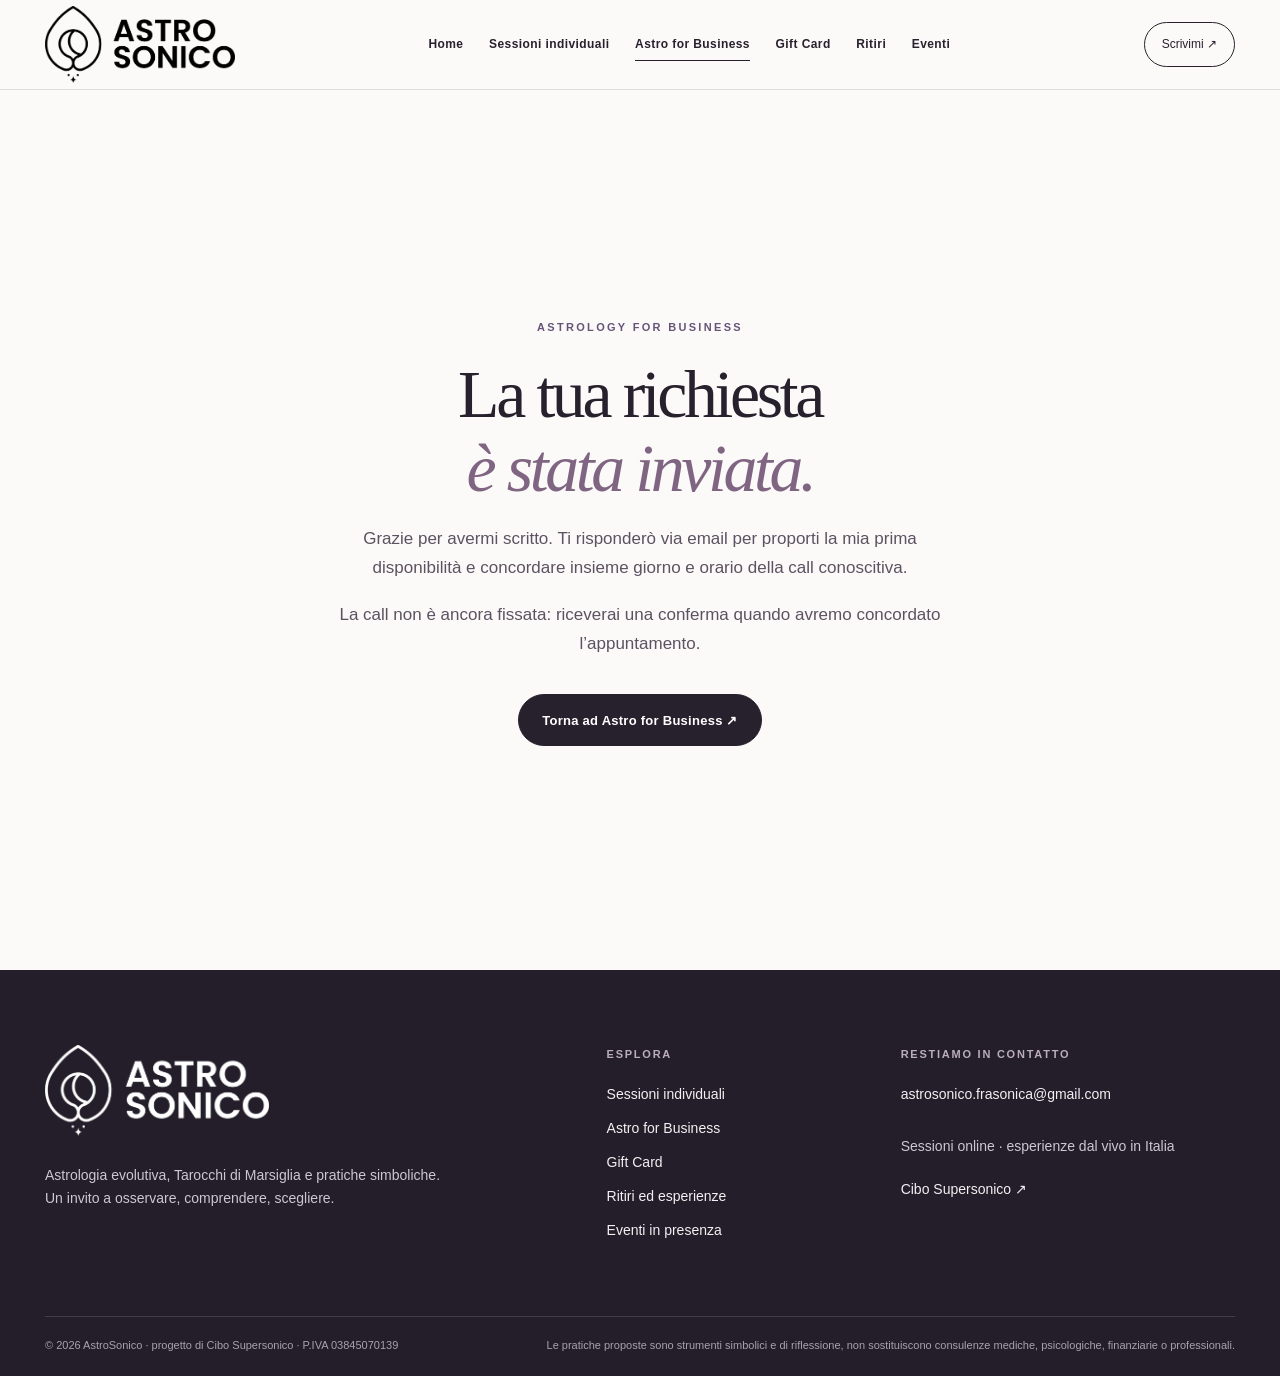
<file: call-business-inviata.html>
<!doctype html><html lang="it"><head><meta charset="utf-8"><meta name="viewport" content="width=device-width,initial-scale=1"><meta name="theme-color" content="#fcfaf9"><link rel="icon" type="image/svg+xml" href="assets/img/astrosonico-favicon.svg?v=20261022-logo-2"><link rel="stylesheet" href="assets/css/style.css?v=20261022-logo-2"><meta name="description" content="Richiesta call conoscitiva Astro for Business inviata ad AstroSonico."><title>Richiesta call inviata | AstroSonico</title><style>.call-thanks{max-width:800px;margin-inline:auto;text-align:center;padding:clamp(65px,9vw,130px) 0}.call-thanks h1{font-family:var(--serif);font-size:clamp(42px,5.3vw,75px);font-weight:400;letter-spacing:-.05em;line-height:1.1;margin:18px 0}.call-thanks h1 em{color:#806582}.call-thanks p{max-width:620px;margin:18px auto;color:#5c5261;font-size:17px;line-height:1.7}.call-thanks .button{margin-top:18px}</style></head><body><a class="skip-link" href="#contenuto">Vai al contenuto</a><header class="site-header"><div class="container nav-inner"><a class="brand" href="index.html" aria-label="AstroSonico, torna alla homepage"><img class="brand-logo" src="assets/img/astrosonico-logo.svg?v=20261022-logo-2" alt="AstroSonico" width="1839" height="750"></a><nav class="desktop-nav" aria-label="Navigazione principale"><a class="nav-link" href="index.html">Home</a><a class="nav-link" href="sessioni.html">Sessioni individuali</a><a class="nav-link" href="astro-for-business.html" aria-current="page">Astro for Business</a><a class="nav-link" href="gift-card.html">Gift Card</a><a class="nav-link" href="ritiri.html">Ritiri</a><a class="nav-link" href="eventi.html">Eventi</a></nav><a class="nav-cta desktop-cta" href="https://wa.me/393458156966" target="_blank" rel="noopener noreferrer" aria-label="Scrivimi su WhatsApp">Scrivimi ↗</a><details class="mobile-menu"><summary aria-label="Apri il menu di navigazione"><span class="menu-glyph" aria-hidden="true">☰</span><span>Menu</span></summary><nav class="mobile-nav" aria-label="Navigazione mobile"><a href="index.html">Home</a><a href="sessioni.html">Sessioni individuali</a><a href="astro-for-business.html" aria-current="page">Astro for Business</a><a href="gift-card.html">Gift Card</a><a href="ritiri.html">Ritiri</a><a href="eventi.html">Eventi</a><a class="nav-cta" href="https://wa.me/393458156966" target="_blank" rel="noopener noreferrer" aria-label="Scrivimi su WhatsApp">Scrivimi ↗</a></nav></details></div></header><main id="contenuto"><section class="section"><div class="container call-thanks"><span class="eyebrow">Astrology for Business</span><h1>La tua richiesta<br><em>è stata inviata.</em></h1><p>Grazie per avermi scritto. Ti risponderò via email per proporti la mia prima disponibilità e concordare insieme giorno e orario della call conoscitiva.</p><p>La call non è ancora fissata: riceverai una conferma quando avremo concordato l’appuntamento.</p><a class="button button-primary" href="astro-for-business.html">Torna ad Astro for Business ↗</a></div></section></main><footer class="footer"><div class="container"><div class="footer-top"><div><a class="brand brand--footer" href="index.html" aria-label="AstroSonico, torna alla homepage"><img class="brand-logo" src="assets/img/astrosonico-logo.svg?v=20261022-logo-2" alt="AstroSonico" width="1839" height="750"></a><p>Astrologia evolutiva, Tarocchi di Marsiglia e pratiche simboliche. Un invito a osservare, comprendere, scegliere.</p></div><div><h3>Esplora</h3><a href="sessioni.html">Sessioni individuali</a><br><a href="astro-for-business.html">Astro for Business</a><br><a href="gift-card.html">Gift Card</a><br><a href="ritiri.html">Ritiri ed esperienze</a><br><a href="eventi.html">Eventi in presenza</a></div><div><h3>Restiamo in contatto</h3><a href="mailto:astrosonico.frasonica@gmail.com">astrosonico.frasonica@gmail.com</a><p>Sessioni online · esperienze dal vivo in Italia</p><a href="https://www.cibosupersonico.com/" target="_blank" rel="noopener noreferrer">Cibo Supersonico ↗</a></div></div><div class="footer-bottom"><span>© <span data-year>2026</span> AstroSonico · progetto di Cibo Supersonico · P.IVA 03845070139</span><span>Le pratiche proposte sono strumenti simbolici e di riflessione, non sostituiscono consulenze mediche, psicologiche, finanziarie o professionali.</span></div></div></footer><script src="assets/js/site.js" defer></script></body></html>
</file>
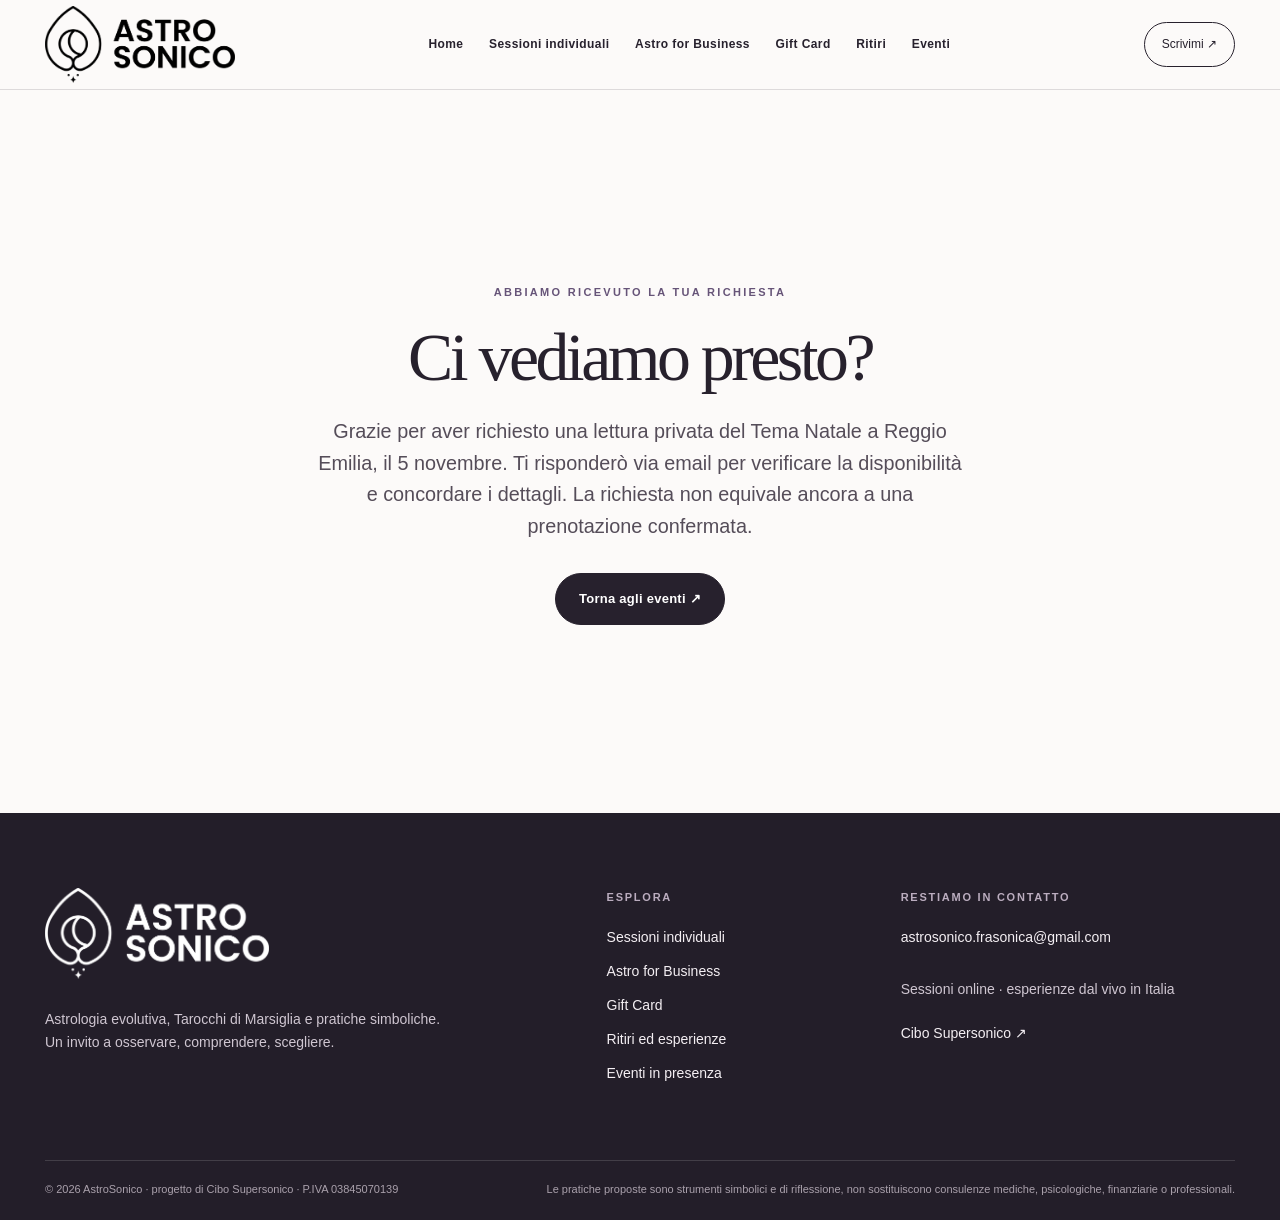
<file: eventi-richiesta-inviata.html>
<!doctype html><html lang="it"><head><meta charset="utf-8"><meta name="viewport" content="width=device-width,initial-scale=1"><meta name="theme-color" content="#fcfaf9"><meta name="robots" content="noindex"><link rel="stylesheet" href="assets/css/style.css?v=20261022-logo-2"><link rel="icon" type="image/svg+xml" href="assets/img/astrosonico-favicon.svg?v=20261022-logo-2"><title>Richiesta inviata | Eventi AstroSonico</title></head><body><a class="skip-link" href="#contenuto">Vai al contenuto</a><header class="site-header"><div class="container nav-inner"><a class="brand" href="index.html" aria-label="AstroSonico, torna alla homepage"><img class="brand-logo" src="assets/img/astrosonico-logo.svg?v=20261022-logo-2" alt="AstroSonico" width="1839" height="750"></a><nav class="desktop-nav" aria-label="Navigazione principale"><a class="nav-link" href="index.html">Home</a><a class="nav-link" href="sessioni.html">Sessioni individuali</a><a class="nav-link" href="astro-for-business.html">Astro for Business</a><a class="nav-link" href="gift-card.html">Gift Card</a><a class="nav-link" href="ritiri.html">Ritiri</a><a class="nav-link" href="eventi.html">Eventi</a></nav><a class="nav-cta desktop-cta" href="https://wa.me/393458156966" target="_blank" rel="noopener noreferrer" aria-label="Scrivimi su WhatsApp">Scrivimi ↗</a><details class="mobile-menu"><summary aria-label="Apri il menu di navigazione"><span class="menu-glyph" aria-hidden="true">☰</span><span>Menu</span></summary><nav class="mobile-nav" aria-label="Navigazione mobile"><a href="index.html">Home</a><a href="sessioni.html">Sessioni individuali</a><a href="astro-for-business.html">Astro for Business</a><a href="gift-card.html">Gift Card</a><a href="ritiri.html">Ritiri</a><a href="eventi.html">Eventi</a><a class="nav-cta" href="https://wa.me/393458156966" target="_blank" rel="noopener noreferrer" aria-label="Scrivimi su WhatsApp">Scrivimi ↗</a></nav></details></div></header><main id="contenuto"><section class="section"><div class="container" style="max-width:760px;text-align:center;padding-block:80px"><span class="eyebrow">Abbiamo ricevuto la tua richiesta</span><h1 class="h-large">Ci vediamo presto?</h1><p class="text-lead" style="margin:20px auto 30px">Grazie per aver richiesto una lettura privata del Tema Natale a Reggio Emilia, il 5 novembre. Ti risponderò via email per verificare la disponibilità e concordare i dettagli. La richiesta non equivale ancora a una prenotazione confermata.</p><a class="button button-primary" href="eventi.html">Torna agli eventi ↗</a></div></section></main><footer class="footer"><div class="container"><div class="footer-top"><div><a class="brand brand--footer" href="index.html" aria-label="AstroSonico, torna alla homepage"><img class="brand-logo" src="assets/img/astrosonico-logo.svg?v=20261022-logo-2" alt="AstroSonico" width="1839" height="750"></a><p>Astrologia evolutiva, Tarocchi di Marsiglia e pratiche simboliche. Un invito a osservare, comprendere, scegliere.</p></div><div><h3>Esplora</h3><a href="sessioni.html">Sessioni individuali</a><br><a href="astro-for-business.html">Astro for Business</a><br><a href="gift-card.html">Gift Card</a><br><a href="ritiri.html">Ritiri ed esperienze</a><br><a href="eventi.html">Eventi in presenza</a></div><div><h3>Restiamo in contatto</h3><a href="mailto:astrosonico.frasonica@gmail.com">astrosonico.frasonica@gmail.com</a><p>Sessioni online · esperienze dal vivo in Italia</p><a href="https://www.cibosupersonico.com/" target="_blank" rel="noopener noreferrer">Cibo Supersonico ↗</a></div></div><div class="footer-bottom"><span>© <span data-year>2026</span> AstroSonico · progetto di Cibo Supersonico · P.IVA 03845070139</span><span>Le pratiche proposte sono strumenti simbolici e di riflessione, non sostituiscono consulenze mediche, psicologiche, finanziarie o professionali.</span></div></div></footer><script src="assets/js/site.js" defer></script></body></html>
</file>
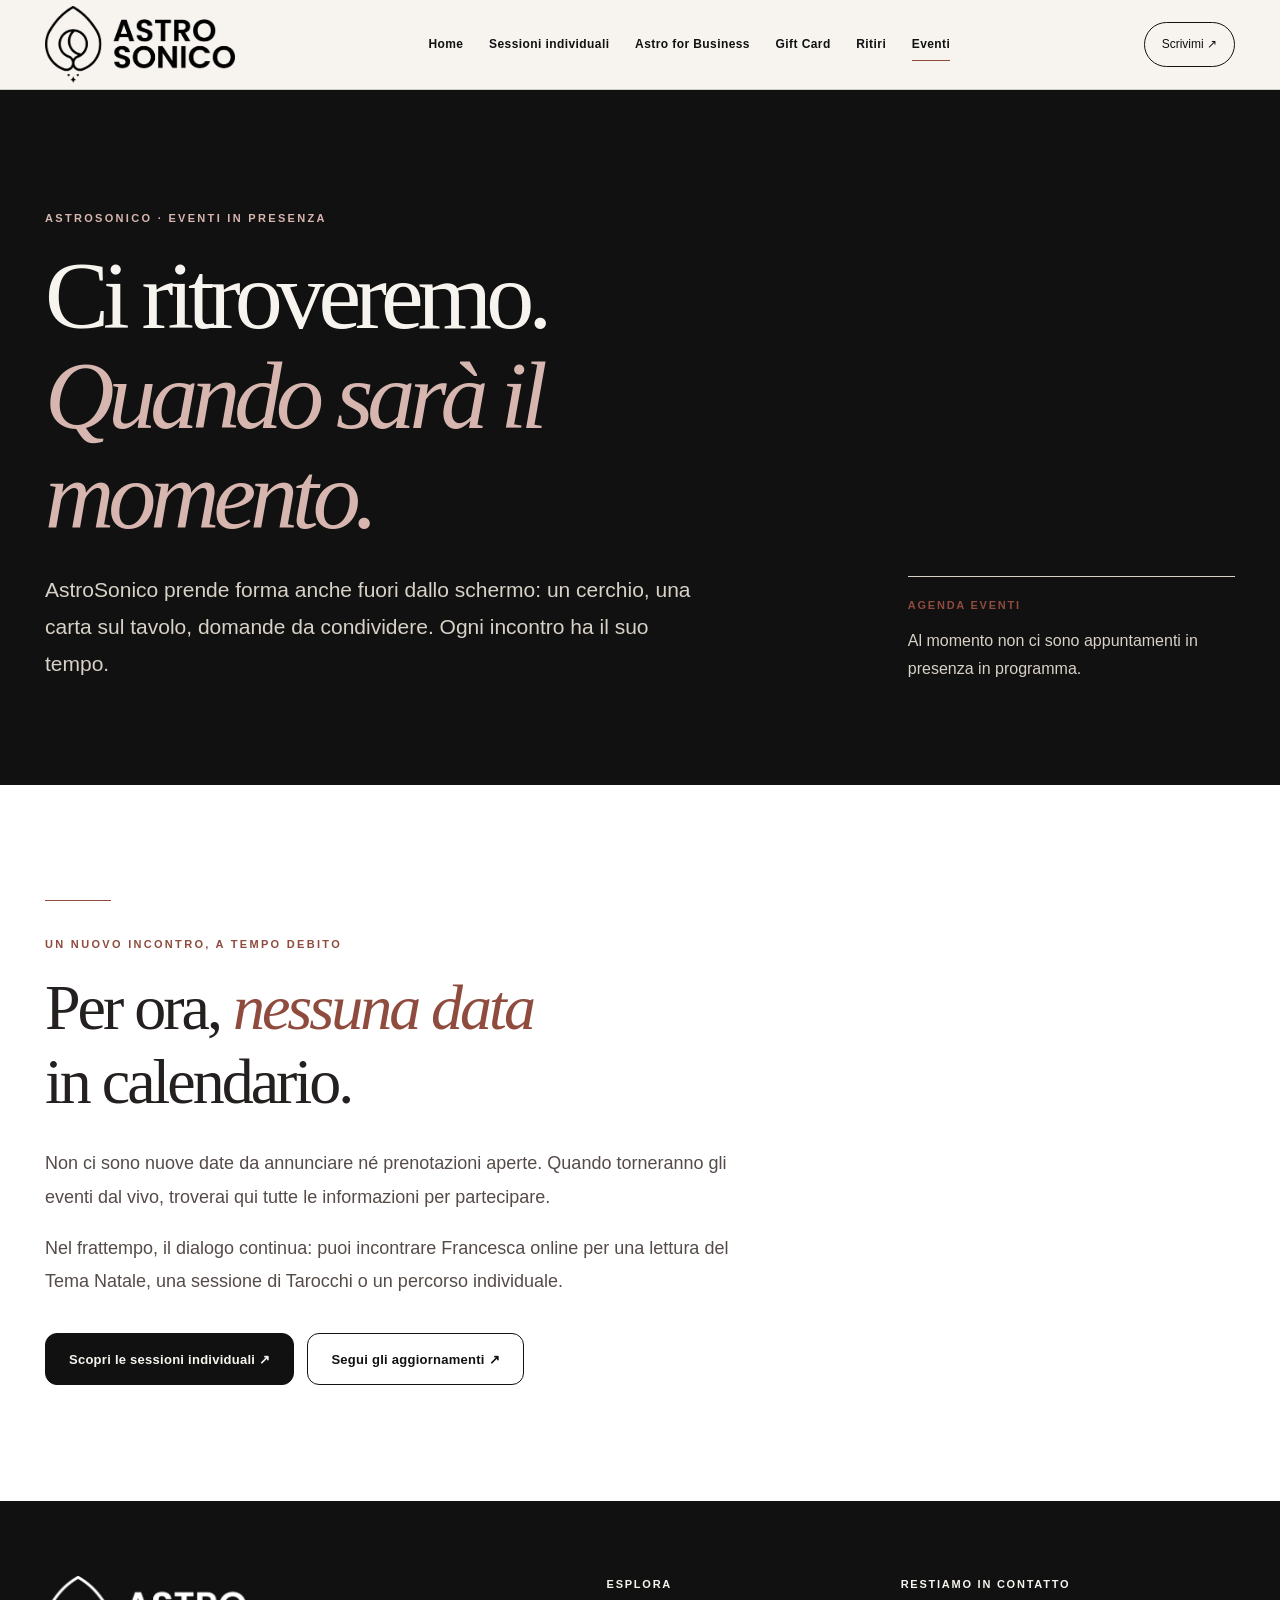
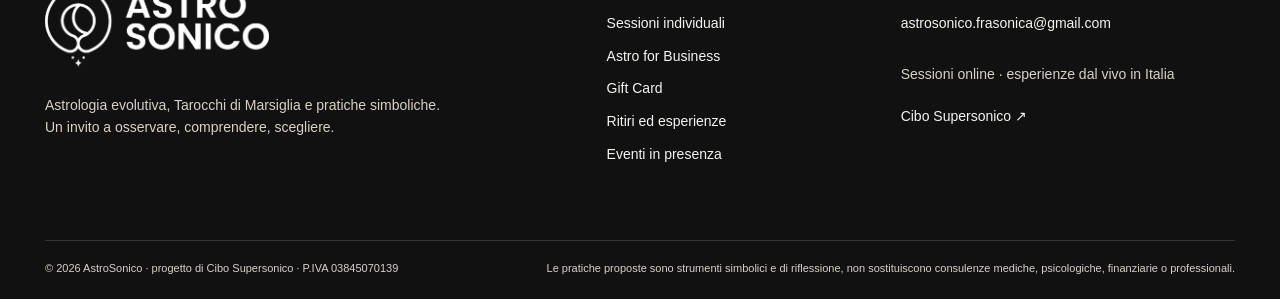
<file: eventi.html>
<!doctype html><html lang="it"><head><meta charset="utf-8"><meta name="viewport" content="width=device-width,initial-scale=1"><meta name="theme-color" content="#fcfaf9">
<meta name="description" content="Eventi AstroSonico: al momento non ci sono appuntamenti in presenza in programma. Scopri le sessioni individuali online e torna qui per le prossime date.">
<meta property="og:type" content="website"><meta property="og:locale" content="it_IT"><meta property="og:title" content="Eventi dal vivo | AstroSonico"><meta property="og:description" content="Al momento non sono previsti eventi in presenza AstroSonico. Le nuove date saranno pubblicate qui."><link rel="canonical" href="https://www.astrosonico.it/eventi.html">
<link rel="stylesheet" href="assets/css/style.css?v=20261022-logo-2"><link rel="icon" type="image/svg+xml" href="assets/img/astrosonico-favicon.svg?v=20261022-logo-2">
<title>Eventi in presenza | AstroSonico</title><style>
.ev-hero{padding:clamp(76px,9vw,132px) 0 clamp(70px,8vw,116px);background:#f7f4ef}
.ev-hero-inner{display:grid;grid-template-columns:minmax(0,1.3fr) minmax(245px,.55fr);gap:clamp(32px,7vw,110px);align-items:end}
.ev-hero h1{font-family:var(--serif);font-weight:400;letter-spacing:-.063em;line-height:1.04;font-size:clamp(54px,7.5vw,108px);margin:16px 0 26px}
.ev-hero h1 em{color:#8e4b3e;font-weight:400}
.ev-lead{font-size:clamp(17px,1.7vw,21px);line-height:1.76;max-width:650px;color:#554b48;margin:0}
.ev-status{border-top:1px solid #d8d1c7;padding:20px 0 0;color:#5d534f}
.ev-status strong{display:block;text-transform:uppercase;font-size:11px;letter-spacing:.16em;color:#8e4b3e;margin-bottom:13px}
.ev-status p{font-size:16px;line-height:1.74;margin:0}
.ev-message{padding:clamp(72px,9vw,133px) 0;background:#fff}
.ev-message-inner{max-width:820px}
.ev-rule{display:block;width:66px;height:1px;background:#8e4b3e;margin-bottom:30px}
.ev-message h2{font-family:var(--serif);font-weight:400;letter-spacing:-.047em;line-height:1.15;font-size:clamp(37px,5vw,64px);margin:15px 0 29px;color:#24201f}
.ev-message h2 em{color:#8e4b3e;font-weight:400}
.ev-message p{font-size:clamp(16px,1.45vw,18px);line-height:1.85;color:#554b48;max-width:720px;margin:0 0 18px}
.ev-actions{display:flex;flex-wrap:wrap;gap:13px;margin-top:35px}
@media(max-width:820px){.ev-hero-inner{grid-template-columns:1fr}.ev-status{max-width:460px}.ev-hero h1{font-size:clamp(54px,10vw,82px)}}
@media(max-width:550px){.ev-hero{padding:72px 0 74px}.ev-hero h1{font-size:clamp(48px,11.4vw,67px)}.ev-message{padding:74px 0 92px}.ev-actions{flex-direction:column;align-items:stretch}.ev-actions .button{width:100%;justify-content:center}}
</style><link rel="stylesheet" media="screen and (max-width: 640px)" href="assets/css/mobile-editorial.css?v=20261026-4"><link rel="stylesheet" media="screen and (min-width: 641px)" href="assets/css/desktop-editorial.css?v=20261026-2"></head><body><a class="skip-link" href="#contenuto">Vai al contenuto</a>
<header class="site-header"><div class="container nav-inner"><a class="brand" href="index.html" aria-label="AstroSonico, torna alla homepage"><img class="brand-logo" src="assets/img/astrosonico-logo.svg?v=20261022-logo-2" alt="AstroSonico" width="1839" height="750"></a><nav class="desktop-nav" aria-label="Navigazione principale"><a class="nav-link" href="index.html">Home</a><a class="nav-link" href="sessioni.html">Sessioni individuali</a><a class="nav-link" href="astro-for-business.html">Astro for Business</a><a class="nav-link" href="gift-card.html">Gift Card</a><a class="nav-link" href="ritiri.html">Ritiri</a><a class="nav-link" href="eventi.html" aria-current="page">Eventi</a></nav><a class="nav-cta desktop-cta" href="https://wa.me/393458156966" target="_blank" rel="noopener noreferrer" aria-label="Scrivimi su WhatsApp">Scrivimi <span class="mobile-action-glyph" aria-hidden="true">↗</span></a><details class="mobile-menu"><summary aria-label="Apri il menu di navigazione"><span class="menu-glyph" aria-hidden="true">☰</span><span>Menu</span></summary><nav class="mobile-nav" aria-label="Navigazione mobile"><a href="index.html">Home</a><a href="sessioni.html">Sessioni individuali</a><a href="astro-for-business.html">Astro for Business</a><a href="gift-card.html">Gift Card</a><a href="ritiri.html">Ritiri</a><a href="eventi.html" aria-current="page">Eventi</a><a class="nav-cta" href="https://wa.me/393458156966" target="_blank" rel="noopener noreferrer" aria-label="Scrivimi su WhatsApp">Scrivimi <span class="mobile-action-glyph" aria-hidden="true">↗</span></a></nav></details></div></header>
<main id="contenuto">
<section class="ev-hero"><div class="container ev-hero-inner">
<div><span class="eyebrow">ASTROSONICO · EVENTI IN PRESENZA</span><h1>Ci ritroveremo.<br><em>Quando sarà il momento.</em></h1><p class="ev-lead">AstroSonico prende forma anche fuori dallo schermo: un cerchio, una carta sul tavolo, domande da condividere. Ogni incontro ha il suo tempo.</p></div>
<aside class="ev-status" aria-label="Situazione degli eventi"><strong>Agenda eventi</strong><p>Al momento non ci sono appuntamenti in presenza in programma.</p></aside>
</div></section>
<section class="ev-message"><div class="container"><div class="ev-message-inner"><span class="ev-rule" aria-hidden="true"></span><span class="eyebrow">Un nuovo incontro, a tempo debito</span><h2>Per ora, <em>nessuna data</em><br>in calendario.</h2><p>Non ci sono nuove date da annunciare né prenotazioni aperte. Quando torneranno gli eventi dal vivo, troverai qui tutte le informazioni per partecipare.</p><p>Nel frattempo, il dialogo continua: puoi incontrare Francesca online per una lettura del Tema Natale, una sessione di Tarocchi o un percorso individuale.</p>
<div class="ev-actions"><a class="button button-primary" href="sessioni.html">Scopri le sessioni individuali <span class="mobile-action-glyph" aria-hidden="true">↗</span></a><a class="button button-outline" href="https://www.instagram.com/astrosonico_frasonica/" target="_blank" rel="noopener noreferrer">Segui gli aggiornamenti <span class="mobile-action-glyph" aria-hidden="true">↗</span></a></div>
</div></div></section>
</main><footer class="footer"><div class="container"><div class="footer-top"><div><a class="brand brand--footer" href="index.html" aria-label="AstroSonico, torna alla homepage"><img class="brand-logo" src="assets/img/astrosonico-logo.svg?v=20261022-logo-2" alt="AstroSonico" width="1839" height="750"></a><p>Astrologia evolutiva, Tarocchi di Marsiglia e pratiche simboliche. Un invito a osservare, comprendere, scegliere.</p></div><div><h3>Esplora</h3><a href="sessioni.html">Sessioni individuali</a><br><a href="astro-for-business.html">Astro for Business</a><br><a href="gift-card.html">Gift Card</a><br><a href="ritiri.html">Ritiri ed esperienze</a><br><a href="eventi.html">Eventi in presenza</a></div><div><h3>Restiamo in contatto</h3><a href="mailto:astrosonico.frasonica@gmail.com">astrosonico.frasonica@gmail.com</a><p>Sessioni online · esperienze dal vivo in Italia</p><a href="https://www.cibosupersonico.com/" target="_blank" rel="noopener noreferrer">Cibo Supersonico <span class="mobile-action-glyph" aria-hidden="true">↗</span></a></div></div><div class="footer-bottom"><span>© <span data-year>2026</span> AstroSonico · progetto di Cibo Supersonico · P.IVA 03845070139</span><span>Le pratiche proposte sono strumenti simbolici e di riflessione, non sostituiscono consulenze mediche, psicologiche, finanziarie o professionali.</span></div></div></footer><script src="assets/js/site.js" defer></script></body></html>
</file>
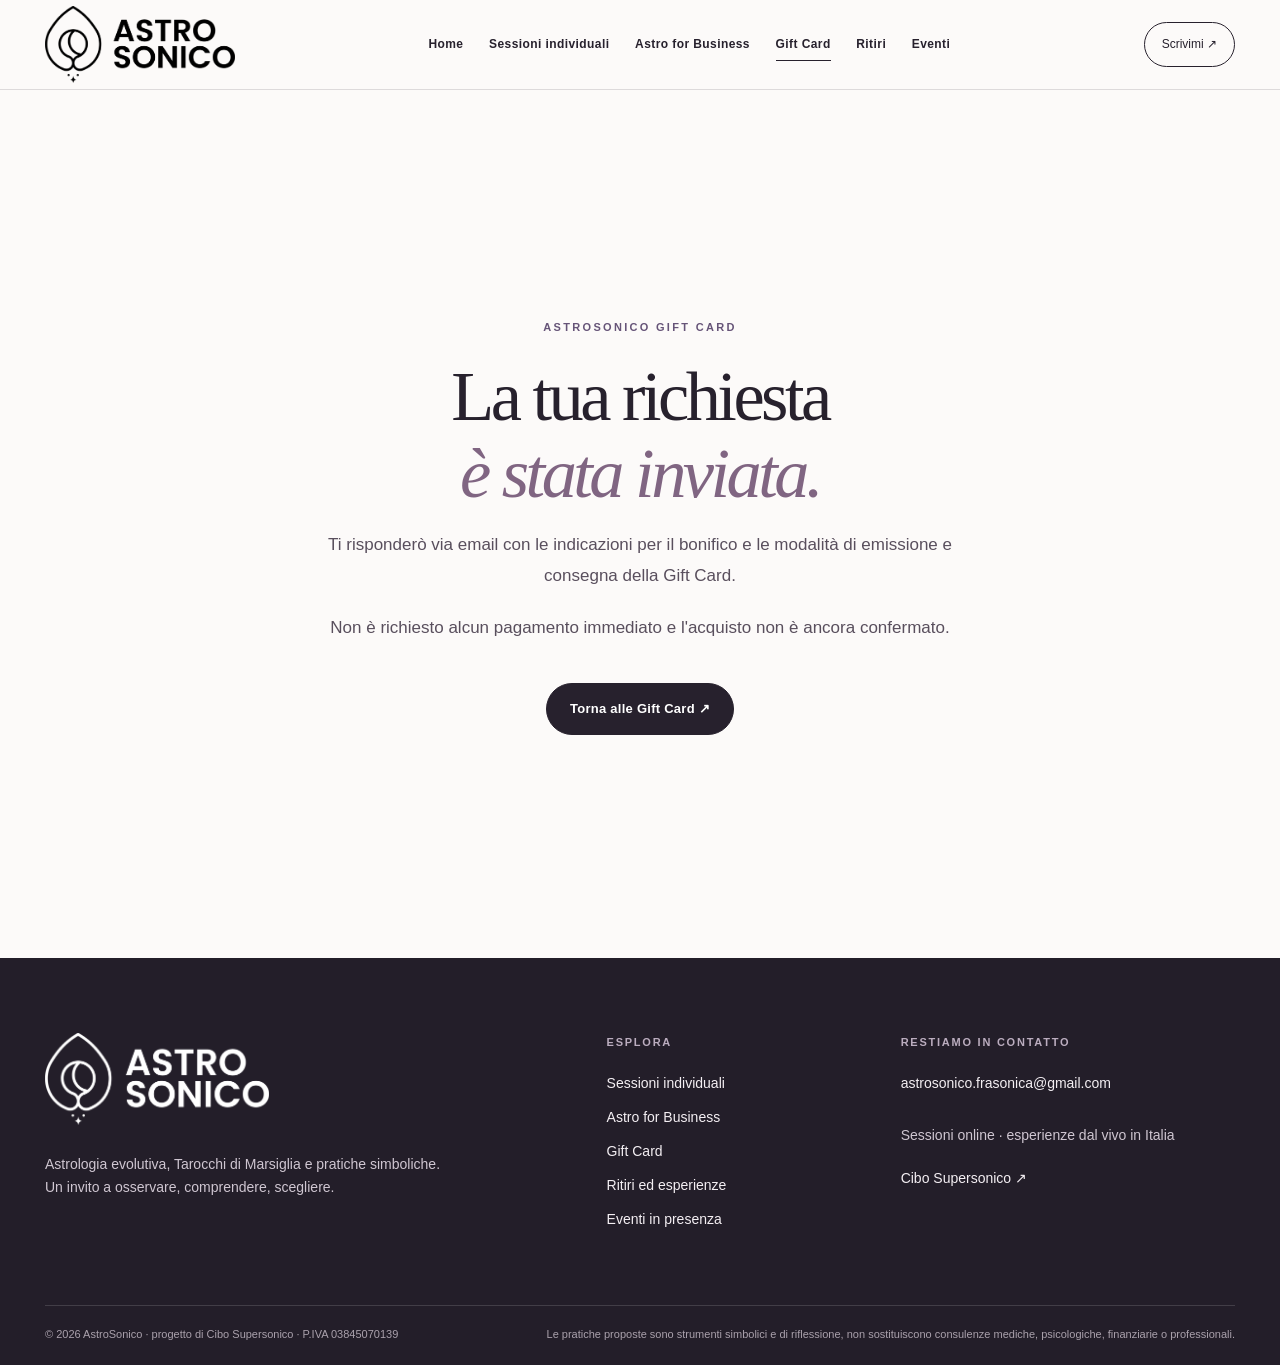
<file: gift-card-richiesta-inviata.html>
<!doctype html><html lang="it"><head><meta charset="utf-8"><meta name="viewport" content="width=device-width,initial-scale=1"><meta name="theme-color" content="#fcfaf9"><meta name="description" content="Grazie per aver richiesto una Gift Card AstroSonico."><link rel="icon" type="image/svg+xml" href="assets/img/astrosonico-favicon.svg?v=20261022-logo-2"><link rel="stylesheet" href="assets/css/style.css?v=20261022-logo-2"><title>Richiesta Gift Card inviata | AstroSonico</title><style>.gift-thanks{max-width:790px;margin:auto;text-align:center;padding:clamp(65px,9vw,125px) 0}.gift-thanks h1{font:400 clamp(43px,5.5vw,76px)/1.1 var(--serif);letter-spacing:-.05em;margin:18px auto}.gift-thanks h1 em{color:#806582}.gift-thanks p{font-size:17px;color:#594f5d;line-height:1.78;margin:15px auto 22px;max-width:630px}.gift-thanks .button{margin-top:18px}</style></head><body><a class="skip-link" href="#contenuto">Vai al contenuto</a><header class="site-header"><div class="container nav-inner"><a class="brand" href="index.html" aria-label="AstroSonico, torna alla homepage"><img class="brand-logo" src="assets/img/astrosonico-logo.svg?v=20261022-logo-2" alt="AstroSonico" width="1839" height="750"></a><nav class="desktop-nav" aria-label="Navigazione principale"><a class="nav-link" href="index.html">Home</a><a class="nav-link" href="sessioni.html">Sessioni individuali</a><a class="nav-link" href="astro-for-business.html">Astro for Business</a><a class="nav-link" href="gift-card.html" aria-current="page">Gift Card</a><a class="nav-link" href="ritiri.html">Ritiri</a><a class="nav-link" href="eventi.html">Eventi</a></nav><a class="nav-cta desktop-cta" href="https://wa.me/393458156966" target="_blank" rel="noopener noreferrer" aria-label="Scrivimi su WhatsApp">Scrivimi ↗</a><details class="mobile-menu"><summary aria-label="Apri il menu di navigazione"><span class="menu-glyph" aria-hidden="true">☰</span><span>Menu</span></summary><nav class="mobile-nav" aria-label="Navigazione mobile"><a href="index.html">Home</a><a href="sessioni.html">Sessioni individuali</a><a href="astro-for-business.html">Astro for Business</a><a href="gift-card.html" aria-current="page">Gift Card</a><a href="ritiri.html">Ritiri</a><a href="eventi.html">Eventi</a><a class="nav-cta" href="https://wa.me/393458156966" target="_blank" rel="noopener noreferrer" aria-label="Scrivimi su WhatsApp">Scrivimi ↗</a></nav></details></div></header><main id="contenuto"><section class="section"><div class="container gift-thanks"><span class="eyebrow">AstroSonico Gift Card</span><h1>La tua richiesta<br><em>è stata inviata.</em></h1><p>Ti risponderò via email con le indicazioni per il bonifico e le modalità di emissione e consegna della Gift Card.</p><p>Non è richiesto alcun pagamento immediato e l'acquisto non è ancora confermato.</p><a class="button button-primary" href="gift-card.html">Torna alle Gift Card ↗</a></div></section></main><footer class="footer"><div class="container"><div class="footer-top"><div><a class="brand brand--footer" href="index.html" aria-label="AstroSonico, torna alla homepage"><img class="brand-logo" src="assets/img/astrosonico-logo.svg?v=20261022-logo-2" alt="AstroSonico" width="1839" height="750"></a><p>Astrologia evolutiva, Tarocchi di Marsiglia e pratiche simboliche. Un invito a osservare, comprendere, scegliere.</p></div><div><h3>Esplora</h3><a href="sessioni.html">Sessioni individuali</a><br><a href="astro-for-business.html">Astro for Business</a><br><a href="gift-card.html">Gift Card</a><br><a href="ritiri.html">Ritiri ed esperienze</a><br><a href="eventi.html">Eventi in presenza</a></div><div><h3>Restiamo in contatto</h3><a href="mailto:astrosonico.frasonica@gmail.com">astrosonico.frasonica@gmail.com</a><p>Sessioni online · esperienze dal vivo in Italia</p><a href="https://www.cibosupersonico.com/" target="_blank" rel="noopener noreferrer">Cibo Supersonico ↗</a></div></div><div class="footer-bottom"><span>© <span data-year>2026</span> AstroSonico · progetto di Cibo Supersonico · P.IVA 03845070139</span><span>Le pratiche proposte sono strumenti simbolici e di riflessione, non sostituiscono consulenze mediche, psicologiche, finanziarie o professionali.</span></div></div></footer><script src="assets/js/site.js" defer></script></body></html>
</file>
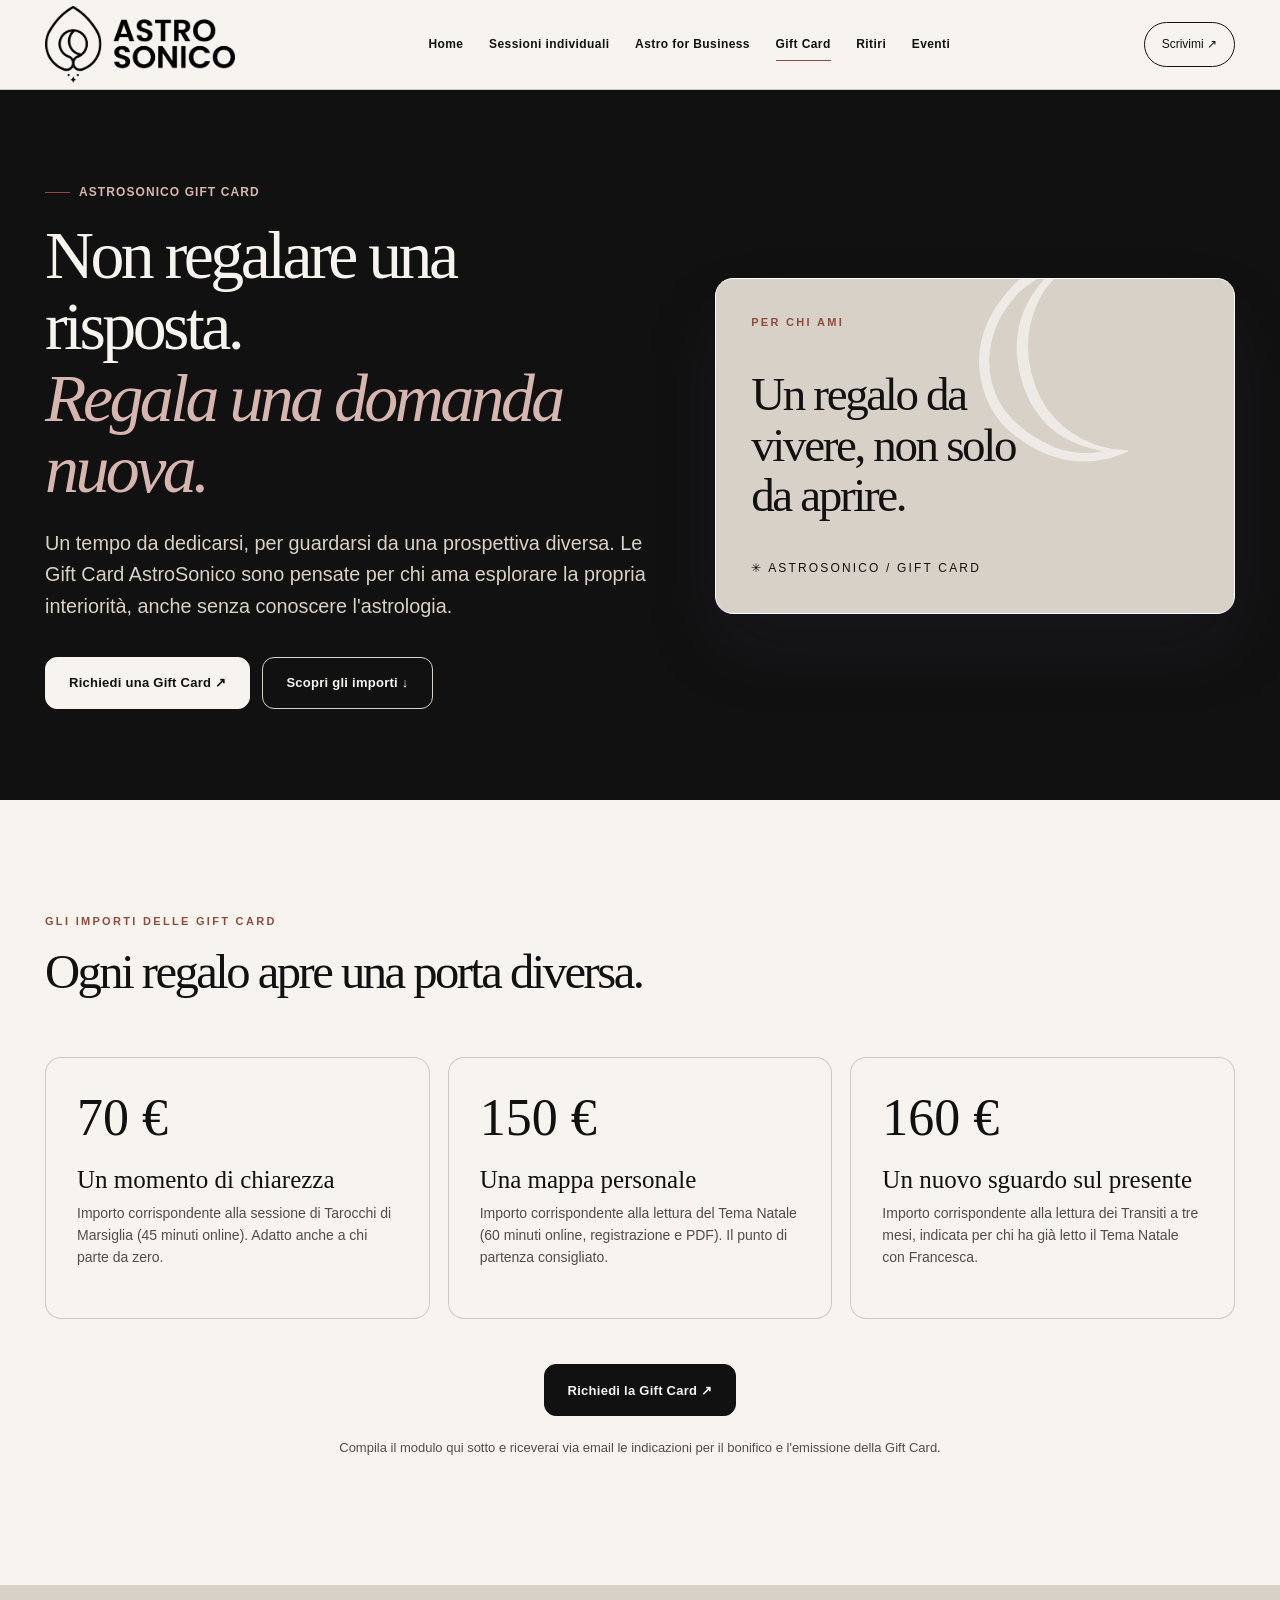
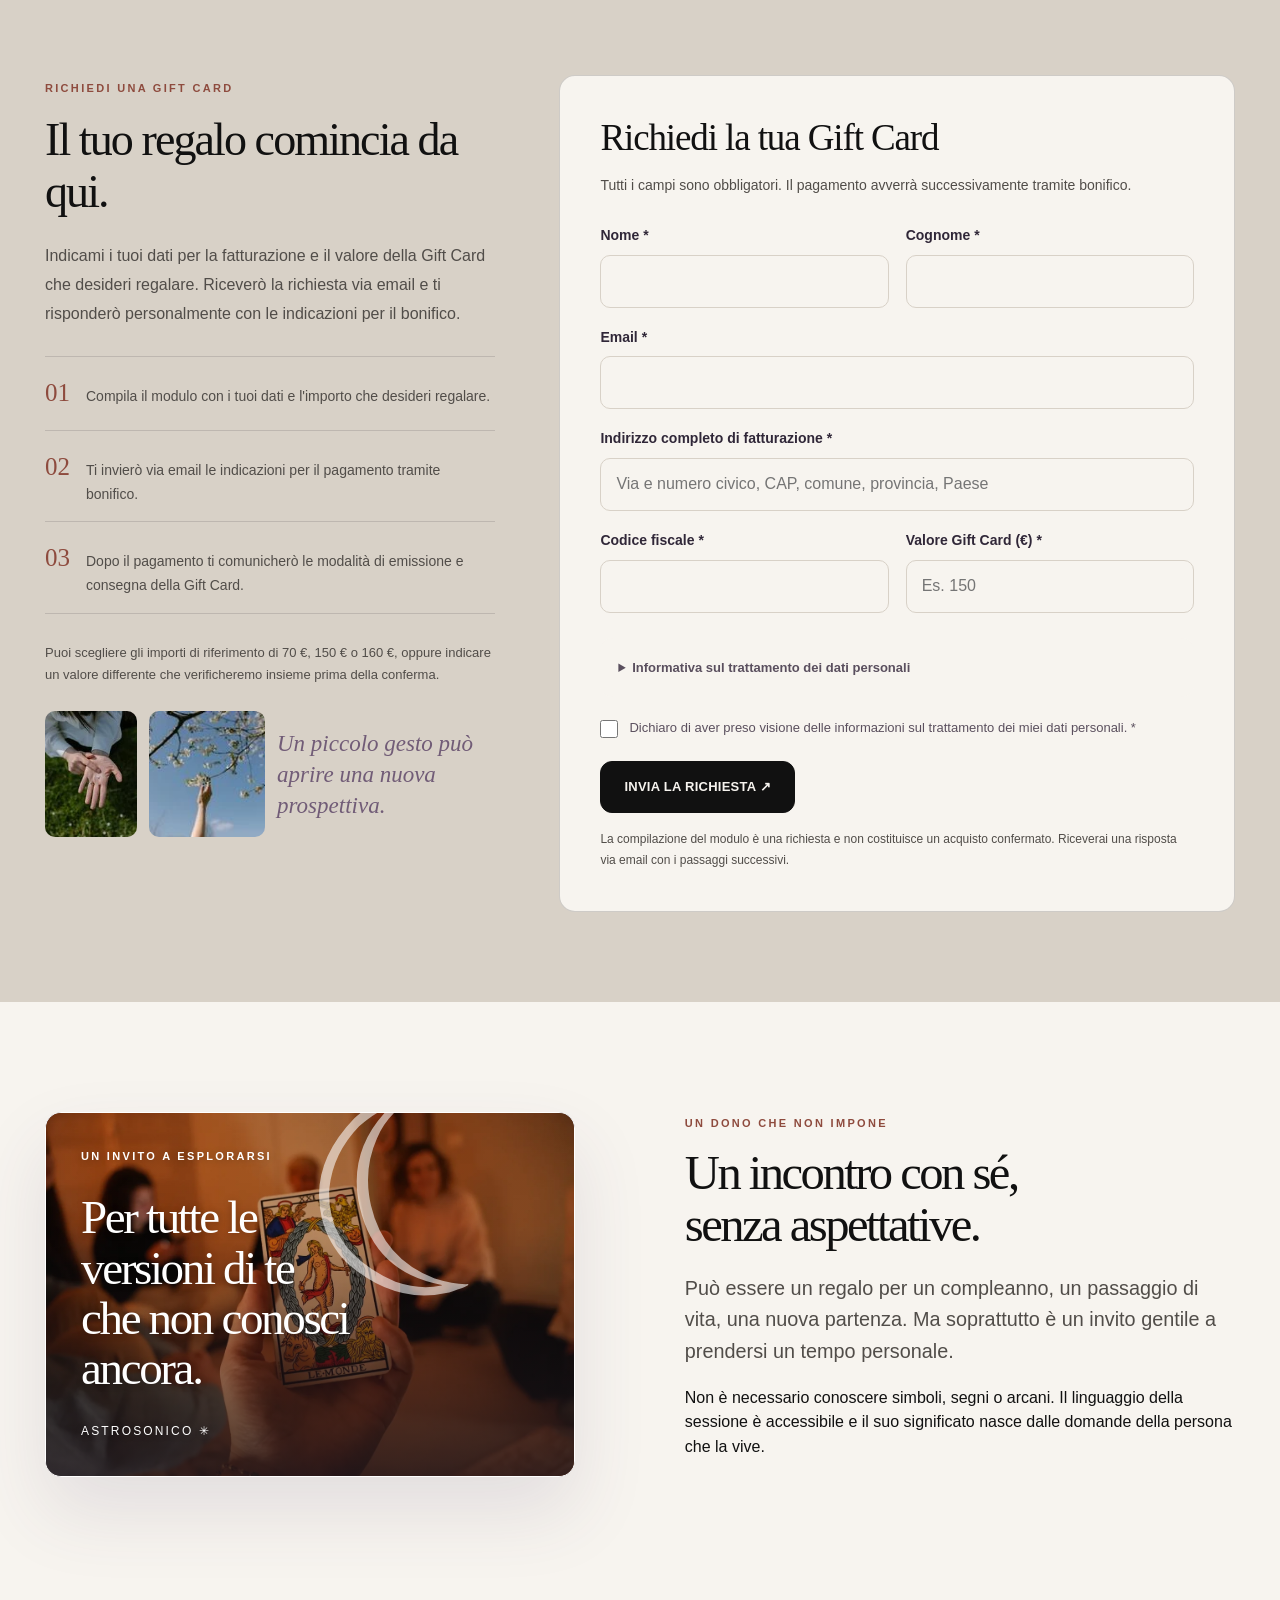
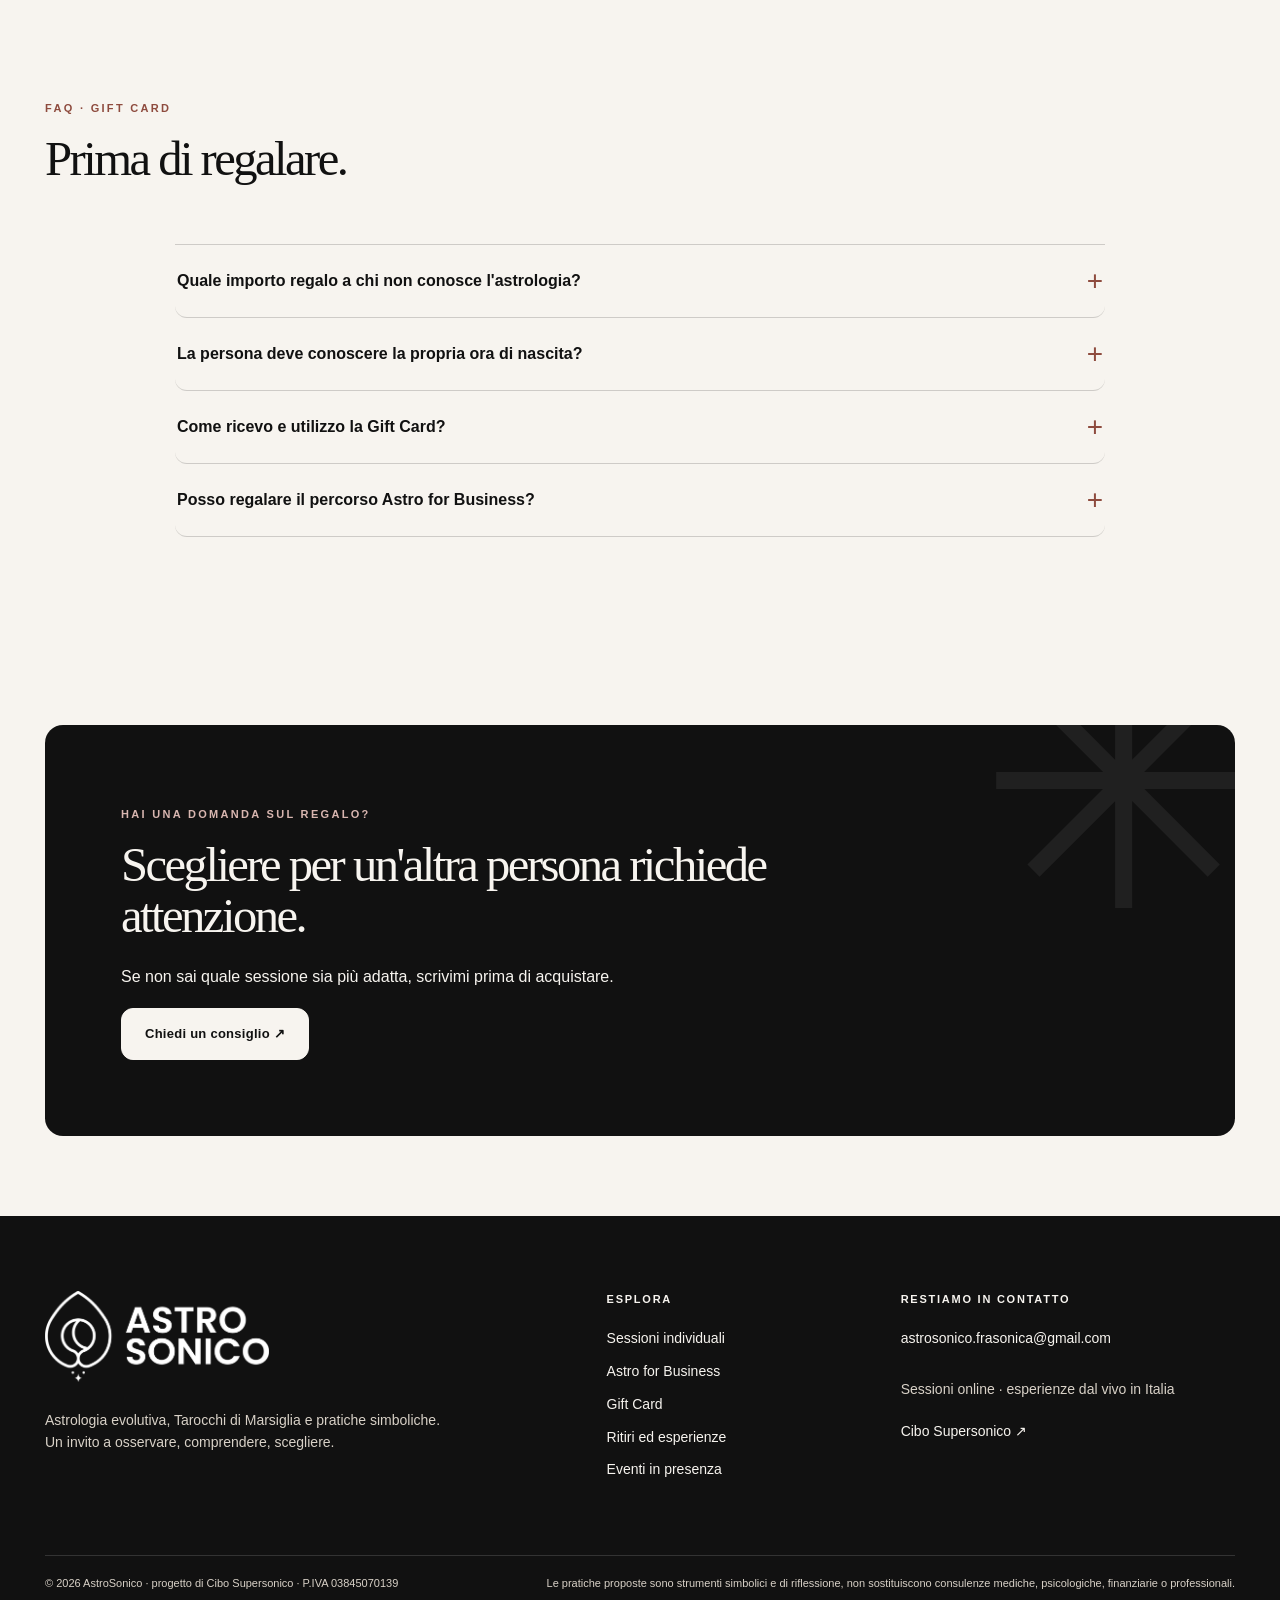
<file: gift-card.html>
<!doctype html><html lang="it"><head><meta charset="utf-8"><meta name="viewport" content="width=device-width,initial-scale=1"><meta name="theme-color" content="#fcfaf9"><meta name="description" content="Regala una sessione di Tarocchi, una lettura del Tema Natale o dei Transiti con le Gift Card AstroSonico. Richiesta tramite modulo e pagamento con bonifico."><meta property="og:type" content="website"><meta property="og:locale" content="it_IT"><meta property="og:title" content="Gift Card AstroSonico | Regala una lettura astrologica o di Tarocchi"><meta property="og:description" content="Regala una sessione di Tarocchi, una lettura del Tema Natale o dei Transiti con le Gift Card AstroSonico. Richiesta tramite modulo e pagamento con bonifico."><meta property="og:image" content="https://static.wixstatic.com/media/436eaf_81b6aed6b3834a8282c489338c41504a~mv2.jpg"><link rel="icon" type="image/svg+xml" href="assets/img/astrosonico-favicon.svg?v=20261022-logo-2"><link rel="stylesheet" href="assets/css/style.css?v=20261022-logo-2"><title>Gift Card AstroSonico | Regala una lettura astrologica o di Tarocchi</title><meta name="astrosonico-site-version" content="original-logo-20261022"><style>
.gift-request{background:#f7f2f6;padding:clamp(55px,7vw,98px) 0;scroll-margin-top:105px}
.gift-request-grid{display:grid;grid-template-columns:minmax(0,.8fr) minmax(0,1.2fr);gap:clamp(30px,5vw,90px);align-items:start}
.gift-request-intro h2{font-family:var(--serif);font-size:clamp(34px,3.6vw,54px);font-weight:400;line-height:1.14;letter-spacing:-.042em;margin:14px 0 22px}
.gift-request-intro p{font-size:16px;line-height:1.83;color:#5a505f}
.gift-steps{list-style:none;padding:0;margin:28px 0;border-top:1px solid rgba(43,36,50,.15)}
.gift-steps li{display:flex;gap:16px;align-items:baseline;border-bottom:1px solid rgba(43,36,50,.15);margin:0;padding:15px 0;font-size:14px;line-height:1.7;color:#554958}
.gift-steps strong{font-family:var(--serif);font-weight:400;font-size:25px;color:#95799e}
.gift-request .gift-note{font-size:13px;color:#736775;line-height:1.7}
.gift-form{background:#fff;border:1px solid rgba(43,36,50,.15);border-radius:24px;padding:clamp(23px,3.6vw,40px);box-shadow:0 13px 35px rgba(45,30,54,.04)}
.gift-form h3{font-family:var(--serif);font-weight:400;font-size:clamp(27px,3vw,37px);letter-spacing:-.03em;line-height:1.2;margin:0 0 14px}
.gift-form p.gift-form-intro{font-size:14px;line-height:1.7;color:#625b68;margin:0 0 27px}
.gift-fields{display:grid;grid-template-columns:1fr 1fr;gap:19px 17px}
.gift-field{display:flex;flex-direction:column;gap:8px}.gift-field.wide{grid-column:1/-1}
.gift-field label{font-size:14px;font-weight:650;color:#302738}
.gift-field input{border:1px solid #c9bdca;border-radius:11px;background:#fcfaf9;min-height:50px;padding:13px 15px;color:#27212d;font:inherit;width:100%;box-sizing:border-box}
.gift-field input:focus{outline:3px solid #e6d9ea;outline-offset:1px;border-color:#715978}
.gift-field small{font-size:12px;line-height:1.7;color:#756979}
.gift-privacy{border-radius:13px;background:#f7f2f7;padding:18px;margin:25px 0 20px;font-size:13px;color:#5a4f5e;line-height:1.8}
.gift-privacy summary{cursor:pointer;font-weight:700}.gift-privacy p{margin:11px 0 0}
.gift-privacy a{text-decoration:underline}
.gift-check{display:flex;align-items:flex-start;gap:11px;font-size:13px;line-height:1.65;color:#5b505e;margin:0 0 22px}
.gift-check input{width:18px;height:18px;margin:3px 0 0;flex:none;accent-color:#715978}
.gift-form button{cursor:pointer}.gift-form-fineprint{font-size:12px;line-height:1.76;color:#6f6270;margin:16px 0 0}
.gift-trap{position:absolute;left:-10000px;width:1px;height:1px;overflow:hidden}
@media(max-width:860px){.gift-request-grid{grid-template-columns:1fr}}
@media(max-width:560px){.gift-fields{grid-template-columns:1fr}.gift-form{padding:21px}.gift-form button{width:100%;justify-content:center}}
.gift-preview--photographic{position:relative;isolation:isolate;background:#392c36;min-height:365px;overflow:hidden}.gift-preview--photographic>img{position:absolute;inset:0;width:100%;height:100%;object-fit:cover;z-index:-2}.gift-preview--photographic:before{content:"";position:absolute;inset:0;background:linear-gradient(0deg,rgba(32,24,30,.78),rgba(32,24,30,.07) 68%);z-index:-1}.gift-preview--photographic .gift-title,.gift-preview--photographic .gift-footer,.gift-preview--photographic .eyebrow{color:white;text-shadow:0 1px 7px rgba(0,0,0,.25)}.gift-photo-moment{display:grid;grid-template-columns:92px 116px minmax(0,1fr);align-items:center;gap:12px;margin:25px 0 0}.gift-photo-moment img{width:100%;height:126px;object-fit:cover;border-radius:10px;background:#eee5eb}.gift-photo-moment figcaption{font:italic 400 clamp(17px,1.8vw,23px)/1.35 var(--serif);color:#715c77}@media(max-width:520px){.gift-photo-moment{grid-template-columns:74px 86px minmax(0,1fr);gap:9px}.gift-photo-moment img{height:112px}.gift-photo-moment figcaption{font-size:16px}}.gift-form-feedback{padding:12px 15px;margin:0 0 23px!important;border:1px solid #ac4b58;border-radius:11px;background:#fff1f2;color:#7e2832;font-size:13px;line-height:1.6;font-weight:650}.gift-form input[aria-invalid="true"]{border-color:#ac4b58;box-shadow:0 0 0 1px #ac4b58}</style><link rel="stylesheet" media="screen and (max-width: 640px)" href="assets/css/mobile-editorial.css?v=20261026-4"><link rel="stylesheet" media="screen and (min-width: 641px)" href="assets/css/desktop-editorial.css?v=20261026-2"></head><body class=""><a class="skip-link" href="#contenuto">Vai al contenuto</a><header class="site-header"><div class="container nav-inner"><a class="brand" href="index.html" aria-label="AstroSonico, torna alla homepage"><img class="brand-logo" src="assets/img/astrosonico-logo.svg?v=20261022-logo-2" alt="AstroSonico" width="1839" height="750"></a><nav class="desktop-nav" aria-label="Navigazione principale"><a class="nav-link" href="index.html">Home</a><a class="nav-link" href="sessioni.html">Sessioni individuali</a><a class="nav-link" href="astro-for-business.html">Astro for Business</a><a class="nav-link" href="gift-card.html" aria-current="page">Gift Card</a><a class="nav-link" href="ritiri.html">Ritiri</a><a class="nav-link" href="eventi.html">Eventi</a></nav><a class="nav-cta desktop-cta" href="https://wa.me/393458156966" target="_blank" rel="noopener noreferrer" aria-label="Scrivimi su WhatsApp">Scrivimi <span class="mobile-action-glyph" aria-hidden="true">↗</span></a><details class="mobile-menu"><summary aria-label="Apri il menu di navigazione"><span class="menu-glyph" aria-hidden="true">☰</span><span>Menu</span></summary><nav class="mobile-nav" aria-label="Navigazione mobile"><a href="index.html">Home</a><a href="sessioni.html">Sessioni individuali</a><a href="astro-for-business.html">Astro for Business</a><a href="gift-card.html" aria-current="page">Gift Card</a><a href="ritiri.html">Ritiri</a><a href="eventi.html">Eventi</a><a class="nav-cta" href="https://wa.me/393458156966" target="_blank" rel="noopener noreferrer" aria-label="Scrivimi su WhatsApp">Scrivimi <span class="mobile-action-glyph" aria-hidden="true">↗</span></a></nav></details></div></header><main id="contenuto">
<section class="page-hero has-image"><div class="container"><div><div class="kicker"><span></span> AstroSonico Gift Card</div><h1 class="h-large">Non regalare una risposta.<br><em>Regala una domanda nuova.</em></h1><p class="text-lead">Un tempo da dedicarsi, per guardarsi da una prospettiva diversa. Le Gift Card AstroSonico sono pensate per chi ama esplorare la propria interiorità, anche senza conoscere l'astrologia.</p><div class="button-row mt-3"><a class="button button-primary" href="#richiedi-gift">Richiedi una Gift Card <span class="mobile-action-glyph" aria-hidden="true">↗</span></a><a class="button button-outline" href="#importi">Scopri gli importi <span class="mobile-action-glyph" aria-hidden="true">↓</span></a></div></div><div class="gift-preview" aria-label="Esempio grafico di una Gift Card AstroSonico"><span class="eyebrow">Per chi ami</span><span class="gift-title">Un regalo da vivere, non solo da aprire.</span><span class="gift-footer">✳ ASTROSONICO / GIFT CARD</span></div></div></section>
<section class="section" id="importi"><div class="container"><div class="section-heading"><div><span class="eyebrow">Gli importi delle Gift Card</span><h2 class="h-medium">Ogni regalo apre una porta diversa.</h2></div></div><div class="gift-options"><article class="gift-option"><span class="amount">70 €</span><h3>Un momento di chiarezza</h3><p>Importo corrispondente alla sessione di Tarocchi di Marsiglia (45 minuti online). Adatto anche a chi parte da zero.</p></article><article class="gift-option"><span class="amount">150 €</span><h3>Una mappa personale</h3><p>Importo corrispondente alla lettura del Tema Natale (60 minuti online, registrazione e PDF). Il punto di partenza consigliato.</p></article><article class="gift-option"><span class="amount">160 €</span><h3>Un nuovo sguardo sul presente</h3><p>Importo corrispondente alla lettura dei Transiti a tre mesi, indicata per chi ha già letto il Tema Natale con Francesca.</p></article></div><div class="center mt-4"><a class="button button-primary" href="#richiedi-gift">Richiedi la Gift Card <span class="mobile-action-glyph" aria-hidden="true">↗</span></a><p class="small muted mt-2">Compila il modulo qui sotto e riceverai via email le indicazioni per il bonifico e l'emissione della Gift Card.</p></div></div></section>

<section class="gift-request" id="richiedi-gift"><div class="container gift-request-grid">
<div class="gift-request-intro"><span class="eyebrow">Richiedi una Gift Card</span><h2>Il tuo regalo comincia da qui.</h2>
<p>Indicami i tuoi dati per la fatturazione e il valore della Gift Card che desideri regalare. Riceverò la richiesta via email e ti risponderò personalmente con le indicazioni per il bonifico.</p>
<ol class="gift-steps">
<li><strong>01</strong><span>Compila il modulo con i tuoi dati e l'importo che desideri regalare.</span></li>
<li><strong>02</strong><span>Ti invierò via email le indicazioni per il pagamento tramite bonifico.</span></li>
<li><strong>03</strong><span>Dopo il pagamento ti comunicherò le modalità di emissione e consegna della Gift Card.</span></li>
</ol>
<p class="gift-note">Puoi scegliere gli importi di riferimento di 70 €, 150 € o 160 €, oppure indicare un valore differente che verificheremo insieme prima della conferma.</p><figure class="gift-photo-moment"><img src="assets/img/fiore-palmo-mini.webp" alt="Piccolo fiore nella mano aperta di Francesca" width="200" height="200" loading="lazy" ><img src="assets/img/ramo-fiorito-mini.webp" alt="Una mano tesa verso un ramo in fiore" width="200" height="200" loading="lazy" ><figcaption>Un piccolo gesto può aprire una nuova prospettiva.</figcaption></figure>
</div>
<form data-astrosonico-form data-success-url="https://www.astrosonico.it/gift-card-richiesta-inviata.html" class="gift-form" method="POST" action="https://api.web3forms.com/submit" accept-charset="UTF-8" aria-label="Richiesta Gift Card AstroSonico"><input type="hidden" name="access_key" value="77af482d-79da-42c2-94bb-4838f37233eb"><input type="hidden" name="from_name" value="AstroSonico">
<h3>Richiedi la tua Gift Card</h3><p class="gift-form-intro">Tutti i campi sono obbligatori. Il pagamento avverrà successivamente tramite bonifico.</p><p class="gift-form-feedback" id="gift-form-feedback" role="alert" hidden></p>
<input type="hidden" name="subject" value="AstroSonico | Nuova richiesta Gift Card">
<input type="hidden" name="redirect" value="https://www.astrosonico.it/gift-card-richiesta-inviata.html">
<input type="hidden" name="Pagina di origine" value="https://www.astrosonico.it/gift-card.html">
<input type="hidden" name="Servizio richiesto" value="Gift Card AstroSonico">
<div class="gift-trap" aria-hidden="true"><label>Lascia vuoto<input type="checkbox" name="botcheck" tabindex="-1" autocomplete="off"></label></div>
<div class="gift-fields">
<div class="gift-field"><label for="gift-nome">Nome *</label><input id="gift-nome" type="text" name="Nome" autocomplete="given-name" maxlength="120" required></div>
<div class="gift-field"><label for="gift-cognome">Cognome *</label><input id="gift-cognome" type="text" name="Cognome" autocomplete="family-name" maxlength="120" required></div>
<div class="gift-field wide"><label for="gift-email">Email *</label><input id="gift-email" type="email" name="email" autocomplete="email" maxlength="254" required></div>
<div class="gift-field wide"><label for="gift-indirizzo">Indirizzo completo di fatturazione *</label><input id="gift-indirizzo" type="text" name="Indirizzo di fatturazione" autocomplete="street-address" maxlength="300" placeholder="Via e numero civico, CAP, comune, provincia, Paese" required></div>
<div class="gift-field"><label for="gift-cf">Codice fiscale *</label><input id="gift-cf" type="text" name="Codice fiscale" maxlength="20" autocomplete="off" required></div>
<div class="gift-field"><label for="gift-valore">Valore Gift Card (€) *</label><input id="gift-valore" type="number" name="Valore Gift Card (EUR)" min="1" step="1" list="gift-importi" placeholder="Es. 150" required><datalist id="gift-importi"><option value="70"></option><option value="150"></option><option value="160"></option></datalist></div>
</div>
<details class="gift-privacy"><summary>Informativa sul trattamento dei dati personali</summary><p>AstroSonico / Cibo Supersonico (P. IVA 03845070139; <a href="mailto:astrosonico.frasonica@gmail.com">astrosonico.frasonica@gmail.com</a>) utilizzerà i dati forniti per gestire la richiesta, predisporre la Gift Card e i relativi documenti fiscali. La base giuridica è la gestione di misure precontrattuali e degli obblighi fiscali. I campi obbligatori sono necessari per rispondere alla richiesta.</p><p>Per l'inoltro delle informazioni via email il modulo utilizza il servizio esterno <a href="https://web3forms.com/privacy" target="_blank" rel="noopener noreferrer">Web3Forms</a>. Non è prevista alcuna iscrizione automatica alla newsletter. Per esercitare i diritti relativi ai tuoi dati personali, contatta l'indirizzo email indicato.</p><p>Il modulo utilizza Web3Forms, che tratta le richieste anche tramite infrastrutture situate fuori dallo Spazio Economico Europeo, inclusi gli Stati Uniti. <a href="https://web3forms.com/privacy" target="_blank" rel="noopener noreferrer">Informativa del fornitore</a>.</p></details>
<label class="gift-check" for="gift-privacy-check"><input type="checkbox" id="gift-privacy-check" name="Presa visione informativa" value="Sì" required><span>Dichiaro di aver preso visione delle informazioni sul trattamento dei miei dati personali. *</span></label>
<button class="button button-primary" type="submit">INVIA LA RICHIESTA <span class="mobile-action-glyph" aria-hidden="true">↗</span></button>
<p class="gift-form-fineprint">La compilazione del modulo è una richiesta e non costituisce un acquisto confermato. Riceverai una risposta via email con i passaggi successivi.</p>
</form>
</div></section>
<section class="section bg-blush"><div class="container split"><div class="gift-preview gift-preview--photographic" aria-label="Un incontro AstroSonico con i Tarocchi di Marsiglia"><img src="assets/img/astro-tarocchi-sessione.webp" alt="La carta del Mondo dei Tarocchi di Marsiglia durante una sessione AstroSonico" loading="lazy"><span class="eyebrow">Un invito a esplorarsi</span><span class="gift-title">Per tutte le versioni di te che non conosci ancora.</span><span class="gift-footer">ASTROSONICO ✳</span></div><div><span class="eyebrow">Un dono che non impone</span><h2 class="h-medium">Un incontro con sé,<br>senza aspettative.</h2><p class="text-lead reading-lead">Può essere un regalo per un compleanno, un passaggio di vita, una nuova partenza. Ma soprattutto è un invito gentile a prendersi un tempo personale.</p><p class="reading-detail">Non è necessario conoscere simboli, segni o arcani. Il linguaggio della sessione è accessibile e il suo significato nasce dalle domande della persona che la vive.</p></div></div></section>
<section class="section"><div class="container"><div class="section-heading"><div><span class="eyebrow">FAQ · Gift Card</span><h2 class="h-medium">Prima di regalare.</h2></div></div><div class="faq-list"><details><summary>Quale importo regalo a chi non conosce l'astrologia?</summary><p>La lettura del Tema Natale (150 €) è il punto di partenza più completo. La sessione di Tarocchi (70 €) funziona bene per un incontro più breve, centrato sul presente.</p></details><details><summary>La persona deve conoscere la propria ora di nascita?</summary><p>Per una lettura accurata del Tema Natale è necessario conoscere, per quanto possibile, l'orario di nascita, oltre a data e luogo. Per la sessione di Tarocchi non serve.</p></details><details><summary>Come ricevo e utilizzo la Gift Card?</summary><p>Compila il modulo con i dati di fatturazione, la tua email e il valore della Gift Card. Ti scriverò con le coordinate per il bonifico e le indicazioni per l'emissione e l'utilizzo del regalo.</p></details><details><summary>Posso regalare il percorso Astro for Business?</summary><p>Per un percorso annuale è preferibile confrontarsi prima con la persona interessata e con Francesca. Scrivi per valutare la possibilità e le condizioni.</p></details></div></div></section>
<section class="section-tight"><div class="container"><div class="banner"><span class="eyebrow light">Hai una domanda sul regalo?</span><h2 class="h-medium">Scegliere per un'altra persona richiede attenzione.</h2><p>Se non sai quale sessione sia più adatta, scrivimi prima di acquistare.</p><a class="button button-light" href="mailto:astrosonico.frasonica@gmail.com?subject=AstroSonico%20-%20richiesta%20informazioni">Chiedi un consiglio <span class="mobile-action-glyph" aria-hidden="true">↗</span></a></div></div></section>
</main><footer class="footer"><div class="container"><div class="footer-top"><div><a class="brand brand--footer" href="index.html" aria-label="AstroSonico, torna alla homepage"><img class="brand-logo" src="assets/img/astrosonico-logo.svg?v=20261022-logo-2" alt="AstroSonico" width="1839" height="750"></a><p>Astrologia evolutiva, Tarocchi di Marsiglia e pratiche simboliche. Un invito a osservare, comprendere, scegliere.</p></div><div><h3>Esplora</h3><a href="sessioni.html">Sessioni individuali</a><br><a href="astro-for-business.html">Astro for Business</a><br><a href="gift-card.html">Gift Card</a><br><a href="ritiri.html">Ritiri ed esperienze</a><br><a href="eventi.html">Eventi in presenza</a></div><div><h3>Restiamo in contatto</h3><a href="mailto:astrosonico.frasonica@gmail.com">astrosonico.frasonica@gmail.com</a><p>Sessioni online · esperienze dal vivo in Italia</p><a href="https://www.cibosupersonico.com/" target="_blank" rel="noopener noreferrer">Cibo Supersonico <span class="mobile-action-glyph" aria-hidden="true">↗</span></a></div></div><div class="footer-bottom"><span>© <span data-year>2026</span> AstroSonico · progetto di Cibo Supersonico · P.IVA 03845070139</span><span>Le pratiche proposte sono strumenti simbolici e di riflessione, non sostituiscono consulenze mediche, psicologiche, finanziarie o professionali.</span></div></div></footer><script src="assets/js/site.js" defer></script><script>
(function(){
 const form=document.querySelector('.gift-form');
 const button=form&&form.querySelector('button[type="submit"]');
 const alertBox=document.getElementById('gift-form-feedback');
 if(!form||!button||!alertBox)return;
 const check=function(){
  const fields=Array.from(form.querySelectorAll('input[required]'));
  fields.forEach(function(field){field.removeAttribute('aria-invalid')});
  const invalid=fields.find(function(field){return !field.checkValidity()});
  if(!invalid){alertBox.hidden=true;return true}
  invalid.setAttribute('aria-invalid','true');
  const label=invalid.closest('.gift-field')?.querySelector('label')?.textContent?.replace('*','').trim()||'il consenso privacy';
  if(invalid.type==='checkbox'){
    alertBox.textContent='Per inviare la richiesta, spunta la casella di presa visione dell’informativa privacy.';
  }else if(invalid.validity.valueMissing){
    alertBox.textContent='Manca un campo obbligatorio: '+label+'. Compilalo per proseguire.';
  }else{
    alertBox.textContent='Controlla il campo '+label+': il valore inserito non è valido.';
  }
  alertBox.hidden=false;
  invalid.focus({preventScroll:false});
  return false;
 };
 button.addEventListener('click',check);
 form.addEventListener('invalid',function(e){e.target.setAttribute('aria-invalid','true');},{capture:true});
 form.addEventListener('input',function(e){if(e.target&&e.target.matches('input[required]'))e.target.removeAttribute('aria-invalid')});
 form.addEventListener('change',function(e){if(e.target&&e.target.matches('input[required]'))e.target.removeAttribute('aria-invalid')});
 form.addEventListener('submit',function(){alertBox.hidden=false;alertBox.textContent='Richiesta in invio. Verifica il messaggio di conferma prima di chiudere la pagina.';});
})();
</script><script src="assets/js/forms.js?v=20261107-mail" defer></script></body></html>
</file>
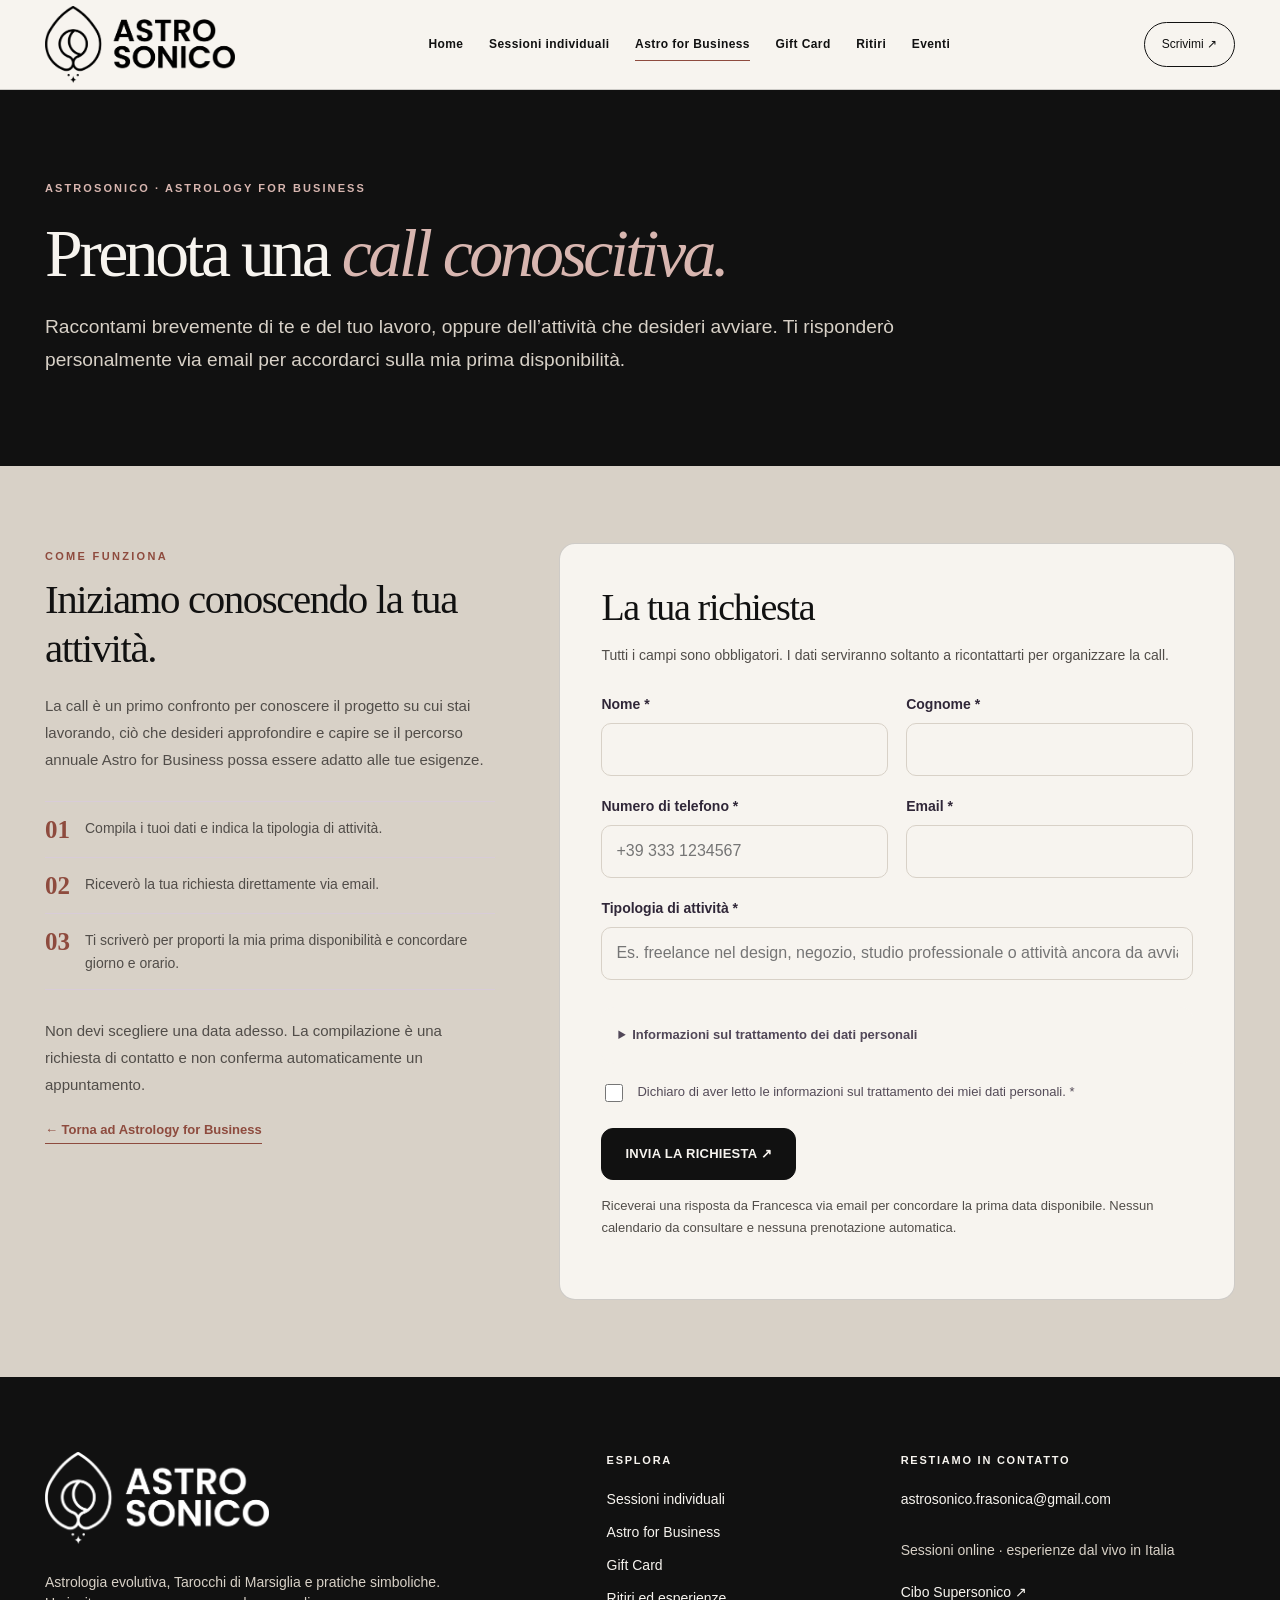
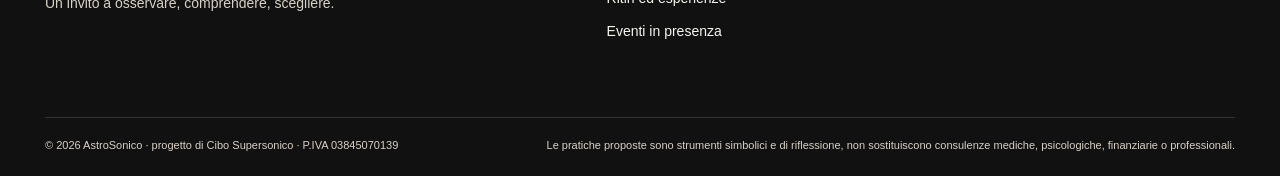
<file: prenota-call-business.html>
<!doctype html><html lang="it"><head><meta charset="utf-8"><meta name="viewport" content="width=device-width,initial-scale=1"><meta name="theme-color" content="#fcfaf9"><link rel="icon" type="image/svg+xml" href="assets/img/astrosonico-favicon.svg?v=20261022-logo-2"><link rel="stylesheet" href="assets/css/style.css?v=20261022-logo-2"><meta name="description" content="Prenota una call conoscitiva Astro for Business: invia il modulo e concorda via email giorno e orario con Francesca."><title>Prenota una call conoscitiva | Astro for Business — AstroSonico</title><style>
.call-intro{background:linear-gradient(120deg,#f8f2f5,#fcfaf9 65%,#e8e6f0);padding:clamp(54px,7vw,95px) 0}
.call-kicker{font-size:11px;font-weight:750;text-transform:uppercase;letter-spacing:.19em;color:#6b5475;margin-bottom:20px}
.call-intro h1{font-family:var(--serif);font-weight:400;font-size:clamp(45px,5.3vw,76px);letter-spacing:-.052em;line-height:1.1;margin:0 0 20px}
.call-intro h1 em{color:#806582}
.call-lead{font-size:clamp(17px,1.5vw,21px);line-height:1.7;max-width:850px;color:#544c58;margin:0}
.call-section{padding:clamp(44px,6vw,85px) 0;background:#faf8fa}
.call-grid{display:grid;grid-template-columns:minmax(0,.8fr) minmax(0,1.2fr);gap:clamp(27px,5vw,80px);align-items:start}
.call-aside h2{font-family:var(--serif);font-size:clamp(29px,3.2vw,43px);font-weight:400;letter-spacing:-.035em;line-height:1.2;margin:7px 0 20px}
.call-aside p{color:#554c5a;font-size:15px;line-height:1.78}
.call-steps{list-style:none;padding:0;margin:28px 0;border-top:1px solid #d8ccd8}
.call-steps li{border-bottom:1px solid #d8ccd8;padding:15px 0;font-size:14px;line-height:1.6;margin:0;display:flex;gap:15px}
.call-steps strong{font-family:var(--serif);font-size:25px;color:#896f91;line-height:1}
.call-form{background:white;border:1px solid rgba(43,36,50,.15);border-radius:24px;padding:clamp(21px,4vw,41px);box-shadow:0 12px 35px rgba(45,30,54,.045)}
.call-form h2{font-family:var(--serif);font-weight:400;font-size:clamp(27px,3vw,38px);letter-spacing:-.035em;line-height:1.2;margin:0 0 13px}
.call-note{color:#645a67;font-size:14px;line-height:1.7;margin:0 0 27px}
.call-fields{display:grid;grid-template-columns:1fr 1fr;gap:20px 18px}
.call-field{display:flex;flex-direction:column;gap:7px}.call-field.wide{grid-column:1/-1}
.call-field label{font-size:14px;color:#302738;font-weight:650}
.call-field input{border:1px solid #c9bdca;background:#fcfaf9;border-radius:10px;min-height:50px;padding:13px 14px;width:100%;font:inherit;color:#27212d}
.call-field input:focus{outline:3px solid #e9dbec;outline-offset:1px;border-color:#715978}
.call-privacy{font-size:13px;line-height:1.75;border-radius:13px;padding:17px;background:#f7f2f7;color:#514758;margin-top:27px}
.call-privacy summary{font-weight:700;cursor:pointer}.call-privacy p{margin:10px 0 0}
.call-privacy a{color:inherit;text-decoration:underline}
.call-check{display:flex;align-items:flex-start;gap:11px;margin:18px 0;font-size:13px;line-height:1.6;color:#544b58}
.call-check input{width:18px;height:18px;flex:none;accent-color:#715978;margin-top:2px}
.call-submit{margin-top:23px}.call-submit button{cursor:pointer}
.call-small{font-size:13px;line-height:1.75;color:#685d6a;margin-top:15px}
.call-honey{position:absolute;left:-9999px;top:auto;height:1px;width:1px;overflow:hidden}
@media(max-width:850px){.call-grid{grid-template-columns:1fr}.call-aside{max-width:750px}}
@media(max-width:550px){.call-fields{grid-template-columns:1fr}.call-form{padding:21px}.call-submit .button{width:100%;justify-content:center}}
</style><link rel="stylesheet" media="screen and (max-width: 640px)" href="assets/css/mobile-editorial.css?v=20261026-4"><link rel="stylesheet" media="screen and (min-width: 641px)" href="assets/css/desktop-editorial.css?v=20261026-2"></head><body><a class="skip-link" href="#contenuto">Vai al contenuto</a><header class="site-header"><div class="container nav-inner"><a class="brand" href="index.html" aria-label="AstroSonico, torna alla homepage"><img class="brand-logo" src="assets/img/astrosonico-logo.svg?v=20261022-logo-2" alt="AstroSonico" width="1839" height="750"></a><nav class="desktop-nav" aria-label="Navigazione principale"><a class="nav-link" href="index.html">Home</a><a class="nav-link" href="sessioni.html">Sessioni individuali</a><a class="nav-link" href="astro-for-business.html" aria-current="page">Astro for Business</a><a class="nav-link" href="gift-card.html">Gift Card</a><a class="nav-link" href="ritiri.html">Ritiri</a><a class="nav-link" href="eventi.html">Eventi</a></nav><a class="nav-cta desktop-cta" href="https://wa.me/393458156966" target="_blank" rel="noopener noreferrer" aria-label="Scrivimi su WhatsApp">Scrivimi <span class="mobile-action-glyph" aria-hidden="true">↗</span></a><details class="mobile-menu"><summary aria-label="Apri il menu di navigazione"><span class="menu-glyph" aria-hidden="true">☰</span><span>Menu</span></summary><nav class="mobile-nav" aria-label="Navigazione mobile"><a href="index.html">Home</a><a href="sessioni.html">Sessioni individuali</a><a href="astro-for-business.html" aria-current="page">Astro for Business</a><a href="gift-card.html">Gift Card</a><a href="ritiri.html">Ritiri</a><a href="eventi.html">Eventi</a><a class="nav-cta" href="https://wa.me/393458156966" target="_blank" rel="noopener noreferrer" aria-label="Scrivimi su WhatsApp">Scrivimi <span class="mobile-action-glyph" aria-hidden="true">↗</span></a></nav></details></div></header><main id="contenuto">
<section class="call-intro"><div class="container"><p class="call-kicker">AstroSonico · Astrology for Business</p><h1>Prenota una <em>call conoscitiva.</em></h1><p class="call-lead">Raccontami brevemente di te e del tuo lavoro, oppure dell’attività che desideri avviare. Ti risponderò personalmente via email per accordarci sulla mia prima disponibilità.</p></div></section>
<section class="call-section"><div class="container call-grid"><aside class="call-aside"><span class="eyebrow">Come funziona</span><h2>Iniziamo conoscendo la tua attività.</h2><p>La call è un primo confronto per conoscere il progetto su cui stai lavorando, ciò che desideri approfondire e capire se il percorso annuale Astro for Business possa essere adatto alle tue esigenze.</p><ul class="call-steps"><li><strong>01</strong><span>Compila i tuoi dati e indica la tipologia di attività.</span></li><li><strong>02</strong><span>Riceverò la tua richiesta direttamente via email.</span></li><li><strong>03</strong><span>Ti scriverò per proporti la mia prima disponibilità e concordare giorno e orario.</span></li></ul><p>Non devi scegliere una data adesso. La compilazione è una richiesta di contatto e non conferma automaticamente un appuntamento.</p><a class="text-link" href="astro-for-business.html"><span class="mobile-action-glyph" aria-hidden="true">←</span> Torna ad Astrology for Business</a></aside>
<form data-astrosonico-form data-success-url="https://www.astrosonico.it/call-business-inviata.html" class="call-form" action="https://api.web3forms.com/submit" method="POST" accept-charset="UTF-8" aria-label="Richiesta call conoscitiva Astro for Business"><input type="hidden" name="access_key" value="77af482d-79da-42c2-94bb-4838f37233eb"><input type="hidden" name="from_name" value="AstroSonico">
<h2>La tua richiesta</h2><p class="call-note">Tutti i campi sono obbligatori. I dati serviranno soltanto a ricontattarti per organizzare la call.</p>
<input type="hidden" name="subject" value="AstroSonico | Nuova richiesta call conoscitiva Astro for Business">
<input type="hidden" name="redirect" value="https://www.astrosonico.it/call-business-inviata.html">
<input type="hidden" name="Pagina di origine" value="https://www.astrosonico.it/prenota-call-business.html">
<input type="hidden" name="Servizio richiesto" value="Call conoscitiva Astrology for Business">
<div class="call-honey" aria-hidden="true"><label>Lascia vuoto<input type="checkbox" name="botcheck" tabindex="-1" autocomplete="off"></label></div>
<div class="call-fields">
<div class="call-field"><label for="nome">Nome *</label><input id="nome" name="Nome" type="text" autocomplete="given-name" maxlength="120" required></div>
<div class="call-field"><label for="cognome">Cognome *</label><input id="cognome" name="Cognome" type="text" autocomplete="family-name" maxlength="120" required></div>
<div class="call-field"><label for="telefono">Numero di telefono *</label><input id="telefono" name="Telefono" type="tel" autocomplete="tel" placeholder="+39 333 1234567" maxlength="40" required></div>
<div class="call-field"><label for="email">Email *</label><input id="email" name="email" type="email" autocomplete="email" maxlength="254" required></div>
<div class="call-field wide"><label for="attivita">Tipologia di attività *</label><input id="attivita" name="Tipologia di attività" type="text" placeholder="Es. freelance nel design, negozio, studio professionale o attività ancora da avviare" maxlength="240" required></div>
</div>
<details class="call-privacy"><summary>Informazioni sul trattamento dei dati personali</summary><p>AstroSonico / Cibo Supersonico (P. IVA 03845070139; <a href="mailto:astrosonico.frasonica@gmail.com">astrosonico.frasonica@gmail.com</a>) utilizzerà i dati comunicati per gestire la richiesta di call conoscitiva e organizzare un possibile appuntamento. Il conferimento dei dati contrassegnati è necessario per gestire la richiesta. Il modulo si appoggia al servizio esterno <a href="https://web3forms.com/privacy" target="_blank" rel="noopener noreferrer">Web3Forms</a> per l’invio a mezzo email. I dati non saranno utilizzati per l’iscrizione automatica alla newsletter. Puoi scrivere all’indirizzo indicato per esercitare i diritti previsti dalla normativa sulla protezione dei dati personali.</p><p>Il modulo utilizza Web3Forms, che tratta le richieste anche tramite infrastrutture situate fuori dallo Spazio Economico Europeo, inclusi gli Stati Uniti. <a href="https://web3forms.com/privacy" target="_blank" rel="noopener noreferrer">Informativa del fornitore</a>.</p></details>
<label class="call-check" for="privacy"><input id="privacy" name="Presa visione informativa" value="Sì" type="checkbox" required><span>Dichiaro di aver letto le informazioni sul trattamento dei miei dati personali. *</span></label>
<div class="call-submit"><button class="button button-primary" type="submit">INVIA LA RICHIESTA <span class="mobile-action-glyph" aria-hidden="true">↗</span></button></div>
<p class="call-small">Riceverai una risposta da Francesca via email per concordare la prima data disponibile. Nessun calendario da consultare e nessuna prenotazione automatica.</p>
</form></div></section></main><footer class="footer"><div class="container"><div class="footer-top"><div><a class="brand brand--footer" href="index.html" aria-label="AstroSonico, torna alla homepage"><img class="brand-logo" src="assets/img/astrosonico-logo.svg?v=20261022-logo-2" alt="AstroSonico" width="1839" height="750"></a><p>Astrologia evolutiva, Tarocchi di Marsiglia e pratiche simboliche. Un invito a osservare, comprendere, scegliere.</p></div><div><h3>Esplora</h3><a href="sessioni.html">Sessioni individuali</a><br><a href="astro-for-business.html">Astro for Business</a><br><a href="gift-card.html">Gift Card</a><br><a href="ritiri.html">Ritiri ed esperienze</a><br><a href="eventi.html">Eventi in presenza</a></div><div><h3>Restiamo in contatto</h3><a href="mailto:astrosonico.frasonica@gmail.com">astrosonico.frasonica@gmail.com</a><p>Sessioni online · esperienze dal vivo in Italia</p><a href="https://www.cibosupersonico.com/" target="_blank" rel="noopener noreferrer">Cibo Supersonico <span class="mobile-action-glyph" aria-hidden="true">↗</span></a></div></div><div class="footer-bottom"><span>© <span data-year>2026</span> AstroSonico · progetto di Cibo Supersonico · P.IVA 03845070139</span><span>Le pratiche proposte sono strumenti simbolici e di riflessione, non sostituiscono consulenze mediche, psicologiche, finanziarie o professionali.</span></div></div></footer><script src="assets/js/site.js" defer></script><script src="assets/js/forms.js?v=20261107-mail" defer></script></body></html>
</file>
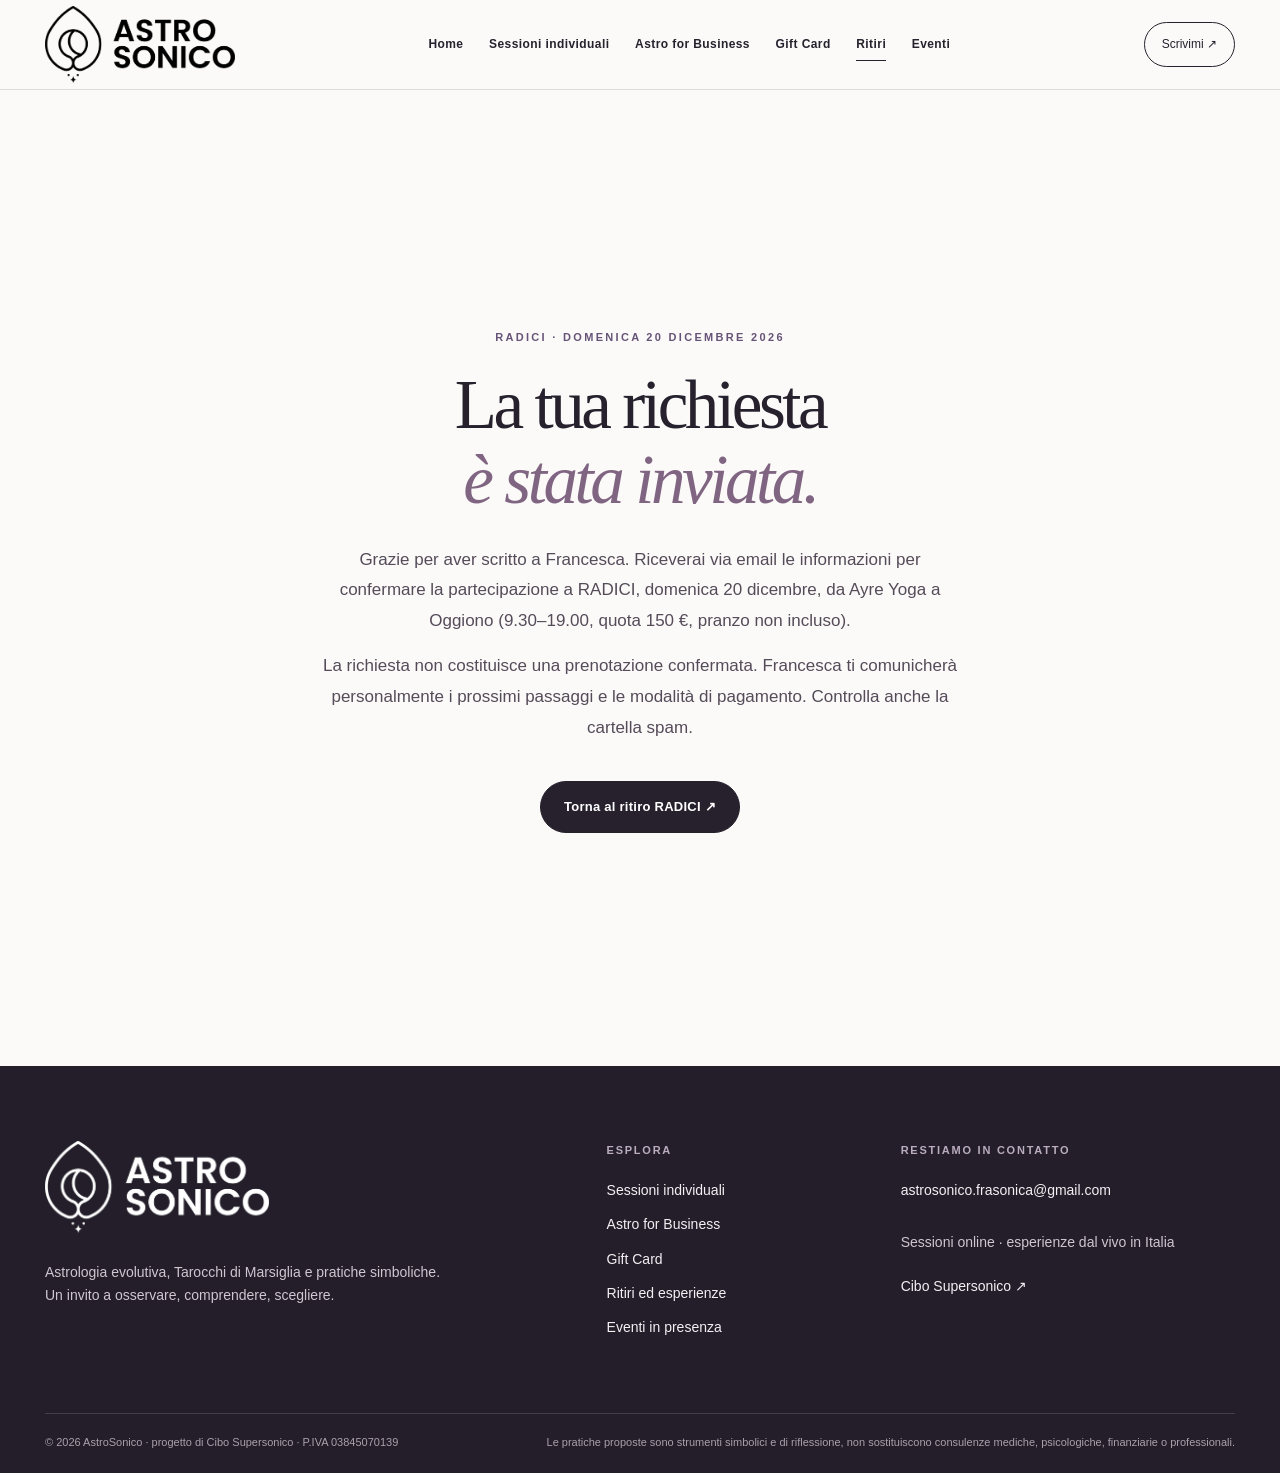
<file: radici-richiesta-inviata.html>
<!doctype html><html lang="it"><head><meta charset="utf-8"><meta name="viewport" content="width=device-width,initial-scale=1"><meta name="theme-color" content="#fcfaf9"><meta name="description" content="La richiesta di partecipazione a RADICI è stata inviata ad AstroSonico."><link rel="icon" type="image/svg+xml" href="assets/img/astrosonico-favicon.svg?v=20261022-logo-2"><link rel="stylesheet" href="assets/css/style.css?v=20261022-logo-2"><title>Richiesta RADICI inviata | AstroSonico</title><style>.radici-thanks{max-width:760px;margin:auto;text-align:center;padding:clamp(70px,10vw,125px) 0}.radici-thanks h1{font-family:var(--serif);font-weight:400;font-size:clamp(47px,5.4vw,75px);letter-spacing:-.05em;line-height:1.08;margin:19px 0 27px}.radici-thanks h1 em{color:#806582}.radici-thanks p{font-size:17px;color:#554b59;line-height:1.8;max-width:635px;margin:15px auto}.radici-thanks .button{margin-top:23px}</style></head><body><a class="skip-link" href="#contenuto">Vai al contenuto</a><header class="site-header"><div class="container nav-inner"><a class="brand" href="index.html" aria-label="AstroSonico, torna alla homepage"><img class="brand-logo" src="assets/img/astrosonico-logo.svg?v=20261022-logo-2" alt="AstroSonico" width="1839" height="750"></a><nav class="desktop-nav" aria-label="Navigazione principale"><a class="nav-link" href="index.html">Home</a><a class="nav-link" href="sessioni.html">Sessioni individuali</a><a class="nav-link" href="astro-for-business.html">Astro for Business</a><a class="nav-link" href="gift-card.html">Gift Card</a><a class="nav-link" href="ritiri.html" aria-current="page">Ritiri</a><a class="nav-link" href="eventi.html">Eventi</a></nav><a class="nav-cta desktop-cta" href="https://wa.me/393458156966" target="_blank" rel="noopener noreferrer" aria-label="Scrivimi su WhatsApp">Scrivimi ↗</a><details class="mobile-menu"><summary aria-label="Apri il menu di navigazione"><span class="menu-glyph" aria-hidden="true">☰</span><span>Menu</span></summary><nav class="mobile-nav" aria-label="Navigazione mobile"><a href="index.html">Home</a><a href="sessioni.html">Sessioni individuali</a><a href="astro-for-business.html">Astro for Business</a><a href="gift-card.html">Gift Card</a><a href="ritiri.html" aria-current="page">Ritiri</a><a href="eventi.html">Eventi</a><a class="nav-cta" href="https://wa.me/393458156966" target="_blank" rel="noopener noreferrer" aria-label="Scrivimi su WhatsApp">Scrivimi ↗</a></nav></details></div></header><main id="contenuto"><section class="section"><div class="container radici-thanks"><span class="eyebrow">RADICI · domenica 20 dicembre 2026</span><h1>La tua richiesta<br><em>è stata inviata.</em></h1><p>Grazie per aver scritto a Francesca. Riceverai via email le informazioni per confermare la partecipazione a RADICI, domenica 20 dicembre, da Ayre Yoga a Oggiono (9.30–19.00, quota 150 €, pranzo non incluso).</p><p>La richiesta non costituisce una prenotazione confermata. Francesca ti comunicherà personalmente i prossimi passaggi e le modalità di pagamento. Controlla anche la cartella spam.</p><a class="button button-primary" href="ritiri.html">Torna al ritiro RADICI ↗</a></div></section></main><footer class="footer"><div class="container"><div class="footer-top"><div><a class="brand brand--footer" href="index.html" aria-label="AstroSonico, torna alla homepage"><img class="brand-logo" src="assets/img/astrosonico-logo.svg?v=20261022-logo-2" alt="AstroSonico" width="1839" height="750"></a><p>Astrologia evolutiva, Tarocchi di Marsiglia e pratiche simboliche. Un invito a osservare, comprendere, scegliere.</p></div><div><h3>Esplora</h3><a href="sessioni.html">Sessioni individuali</a><br><a href="astro-for-business.html">Astro for Business</a><br><a href="gift-card.html">Gift Card</a><br><a href="ritiri.html">Ritiri ed esperienze</a><br><a href="eventi.html">Eventi in presenza</a></div><div><h3>Restiamo in contatto</h3><a href="mailto:astrosonico.frasonica@gmail.com">astrosonico.frasonica@gmail.com</a><p>Sessioni online · esperienze dal vivo in Italia</p><a href="https://www.cibosupersonico.com/" target="_blank" rel="noopener noreferrer">Cibo Supersonico ↗</a></div></div><div class="footer-bottom"><span>© <span data-year>2026</span> AstroSonico · progetto di Cibo Supersonico · P.IVA 03845070139</span><span>Le pratiche proposte sono strumenti simbolici e di riflessione, non sostituiscono consulenze mediche, psicologiche, finanziarie o professionali.</span></div></div></footer><script src="assets/js/site.js" defer></script></body></html>
</file>
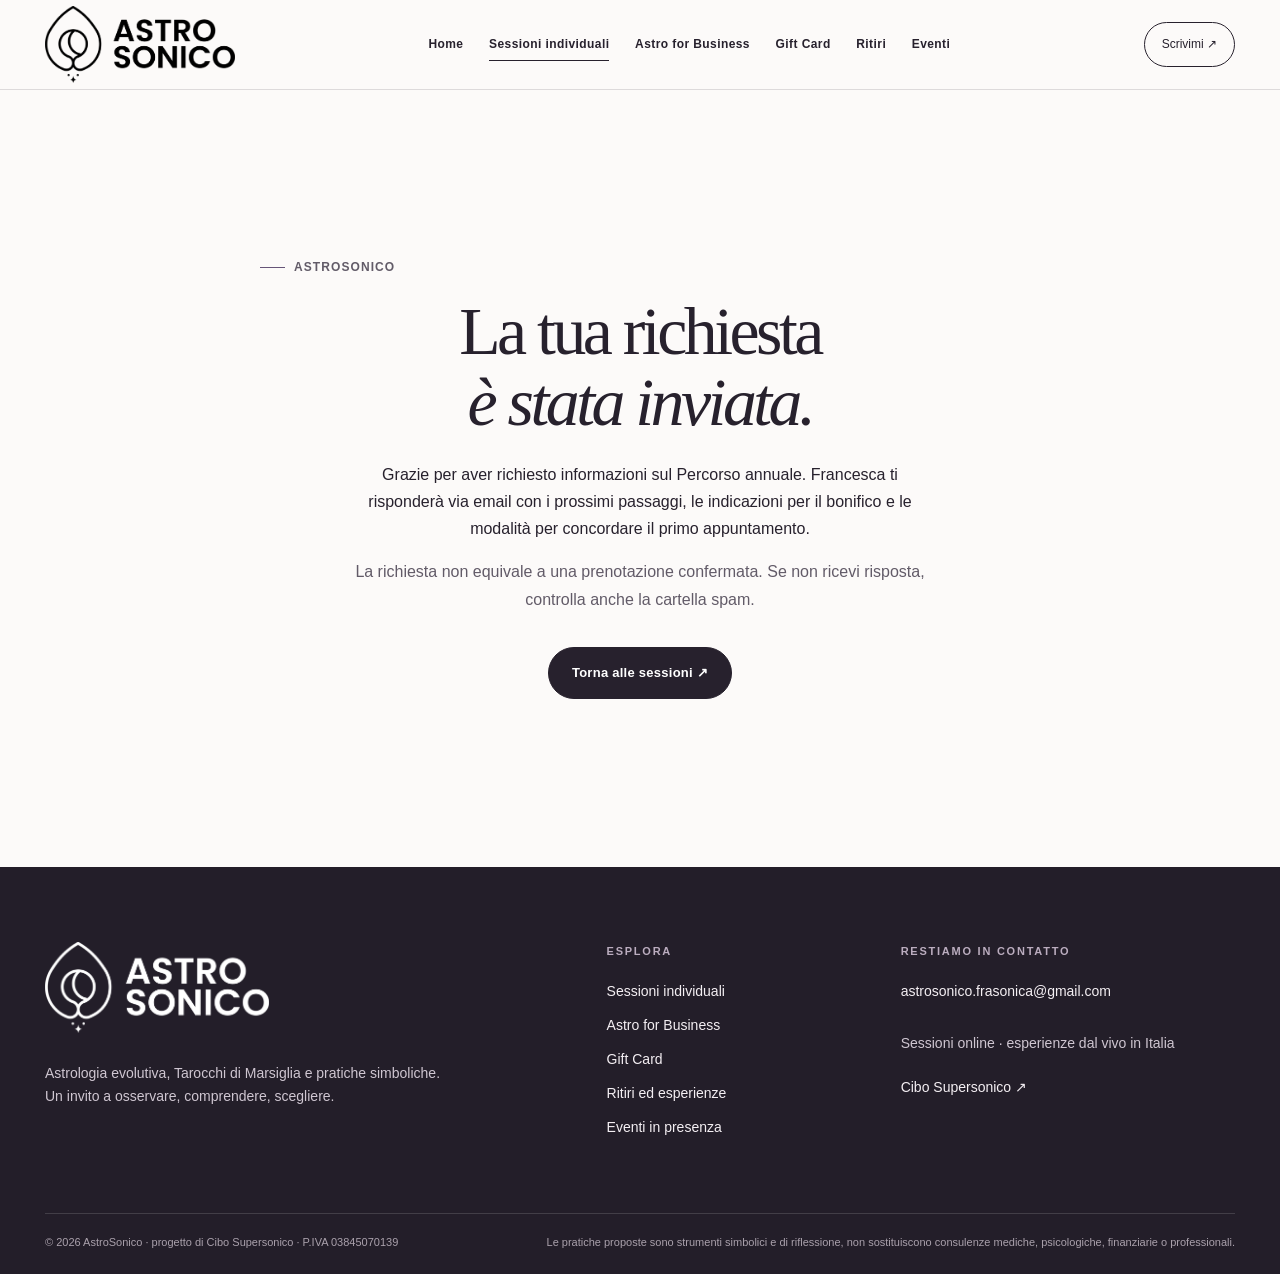
<file: richiesta-inviata.html>
<!doctype html><html lang="it"><head><meta charset="utf-8"><meta name="viewport" content="width=device-width,initial-scale=1"><meta name="theme-color" content="#fcfaf9"><link rel="icon" type="image/svg+xml" href="assets/img/astrosonico-favicon.svg?v=20261022-logo-2"><link rel="stylesheet" href="assets/css/style.css?v=20261022-logo-2"><meta name="description" content="Grazie per aver inviato la tua richiesta a AstroSonico."><title>Richiesta ricevuta | AstroSonico</title><style>.thanks-panel{max-width:760px;margin:0 auto;padding:60px 0;text-align:center}.thanks-panel p{max-width:570px;margin:16px auto;line-height:1.7}.thanks-panel .button{margin-top:18px}</style></head><body><a class="skip-link" href="#contenuto">Vai al contenuto</a><header class="site-header"><div class="container nav-inner"><a class="brand" href="index.html" aria-label="AstroSonico, torna alla homepage"><img class="brand-logo" src="assets/img/astrosonico-logo.svg?v=20261022-logo-2" alt="AstroSonico" width="1839" height="750"></a><nav class="desktop-nav" aria-label="Navigazione principale"><a class="nav-link" href="index.html">Home</a><a class="nav-link" href="sessioni.html" aria-current="page">Sessioni individuali</a><a class="nav-link" href="astro-for-business.html">Astro for Business</a><a class="nav-link" href="gift-card.html">Gift Card</a><a class="nav-link" href="ritiri.html">Ritiri</a><a class="nav-link" href="eventi.html">Eventi</a></nav><a class="nav-cta desktop-cta" href="https://wa.me/393458156966" target="_blank" rel="noopener noreferrer" aria-label="Scrivimi su WhatsApp">Scrivimi ↗</a><details class="mobile-menu"><summary aria-label="Apri il menu di navigazione"><span class="menu-glyph" aria-hidden="true">☰</span><span>Menu</span></summary><nav class="mobile-nav" aria-label="Navigazione mobile"><a href="index.html">Home</a><a href="sessioni.html" aria-current="page">Sessioni individuali</a><a href="astro-for-business.html">Astro for Business</a><a href="gift-card.html">Gift Card</a><a href="ritiri.html">Ritiri</a><a href="eventi.html">Eventi</a><a class="nav-cta" href="https://wa.me/393458156966" target="_blank" rel="noopener noreferrer" aria-label="Scrivimi su WhatsApp">Scrivimi ↗</a></nav></details></div></header><main id="contenuto"><section class="section"><div class="container thanks-panel"><div class="kicker"><span></span> AstroSonico</div><h1 class="h-large">La tua richiesta<br><em>è stata inviata.</em></h1><p>Grazie per aver richiesto informazioni sul Percorso annuale. Francesca ti risponderà via email con i prossimi passaggi, le indicazioni per il bonifico e le modalità per concordare il primo appuntamento.</p><p class="muted">La richiesta non equivale a una prenotazione confermata. Se non ricevi risposta, controlla anche la cartella spam.</p><a class="button button-primary" href="sessioni.html">Torna alle sessioni ↗</a></div></section></main><footer class="footer"><div class="container"><div class="footer-top"><div><a class="brand brand--footer" href="index.html" aria-label="AstroSonico, torna alla homepage"><img class="brand-logo" src="assets/img/astrosonico-logo.svg?v=20261022-logo-2" alt="AstroSonico" width="1839" height="750"></a><p>Astrologia evolutiva, Tarocchi di Marsiglia e pratiche simboliche. Un invito a osservare, comprendere, scegliere.</p></div><div><h3>Esplora</h3><a href="sessioni.html">Sessioni individuali</a><br><a href="astro-for-business.html">Astro for Business</a><br><a href="gift-card.html">Gift Card</a><br><a href="ritiri.html">Ritiri ed esperienze</a><br><a href="eventi.html">Eventi in presenza</a></div><div><h3>Restiamo in contatto</h3><a href="mailto:astrosonico.frasonica@gmail.com">astrosonico.frasonica@gmail.com</a><p>Sessioni online · esperienze dal vivo in Italia</p><a href="https://www.cibosupersonico.com/" target="_blank" rel="noopener noreferrer">Cibo Supersonico ↗</a></div></div><div class="footer-bottom"><span>© <span data-year>2026</span> AstroSonico · progetto di Cibo Supersonico · P.IVA 03845070139</span><span>Le pratiche proposte sono strumenti simbolici e di riflessione, non sostituiscono consulenze mediche, psicologiche, finanziarie o professionali.</span></div></div></footer><script src="assets/js/site.js" defer></script></body></html>
</file>
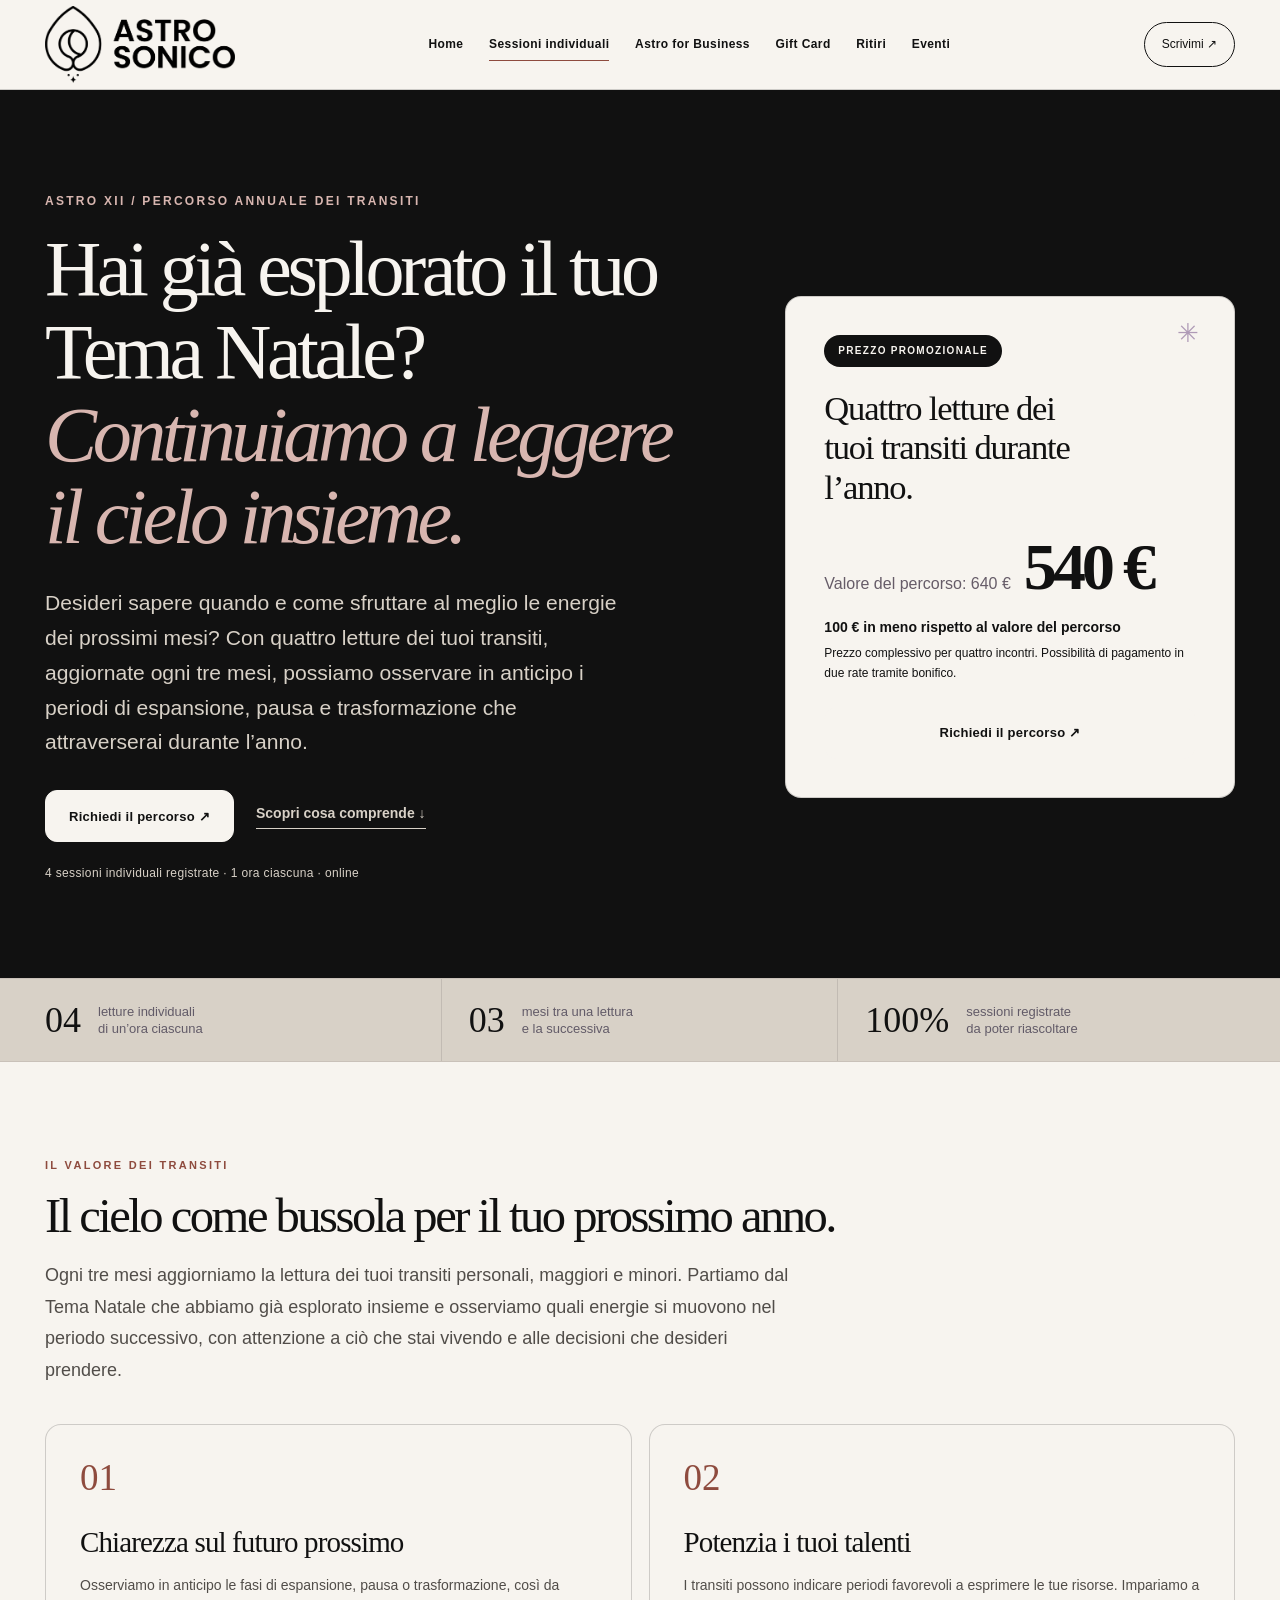
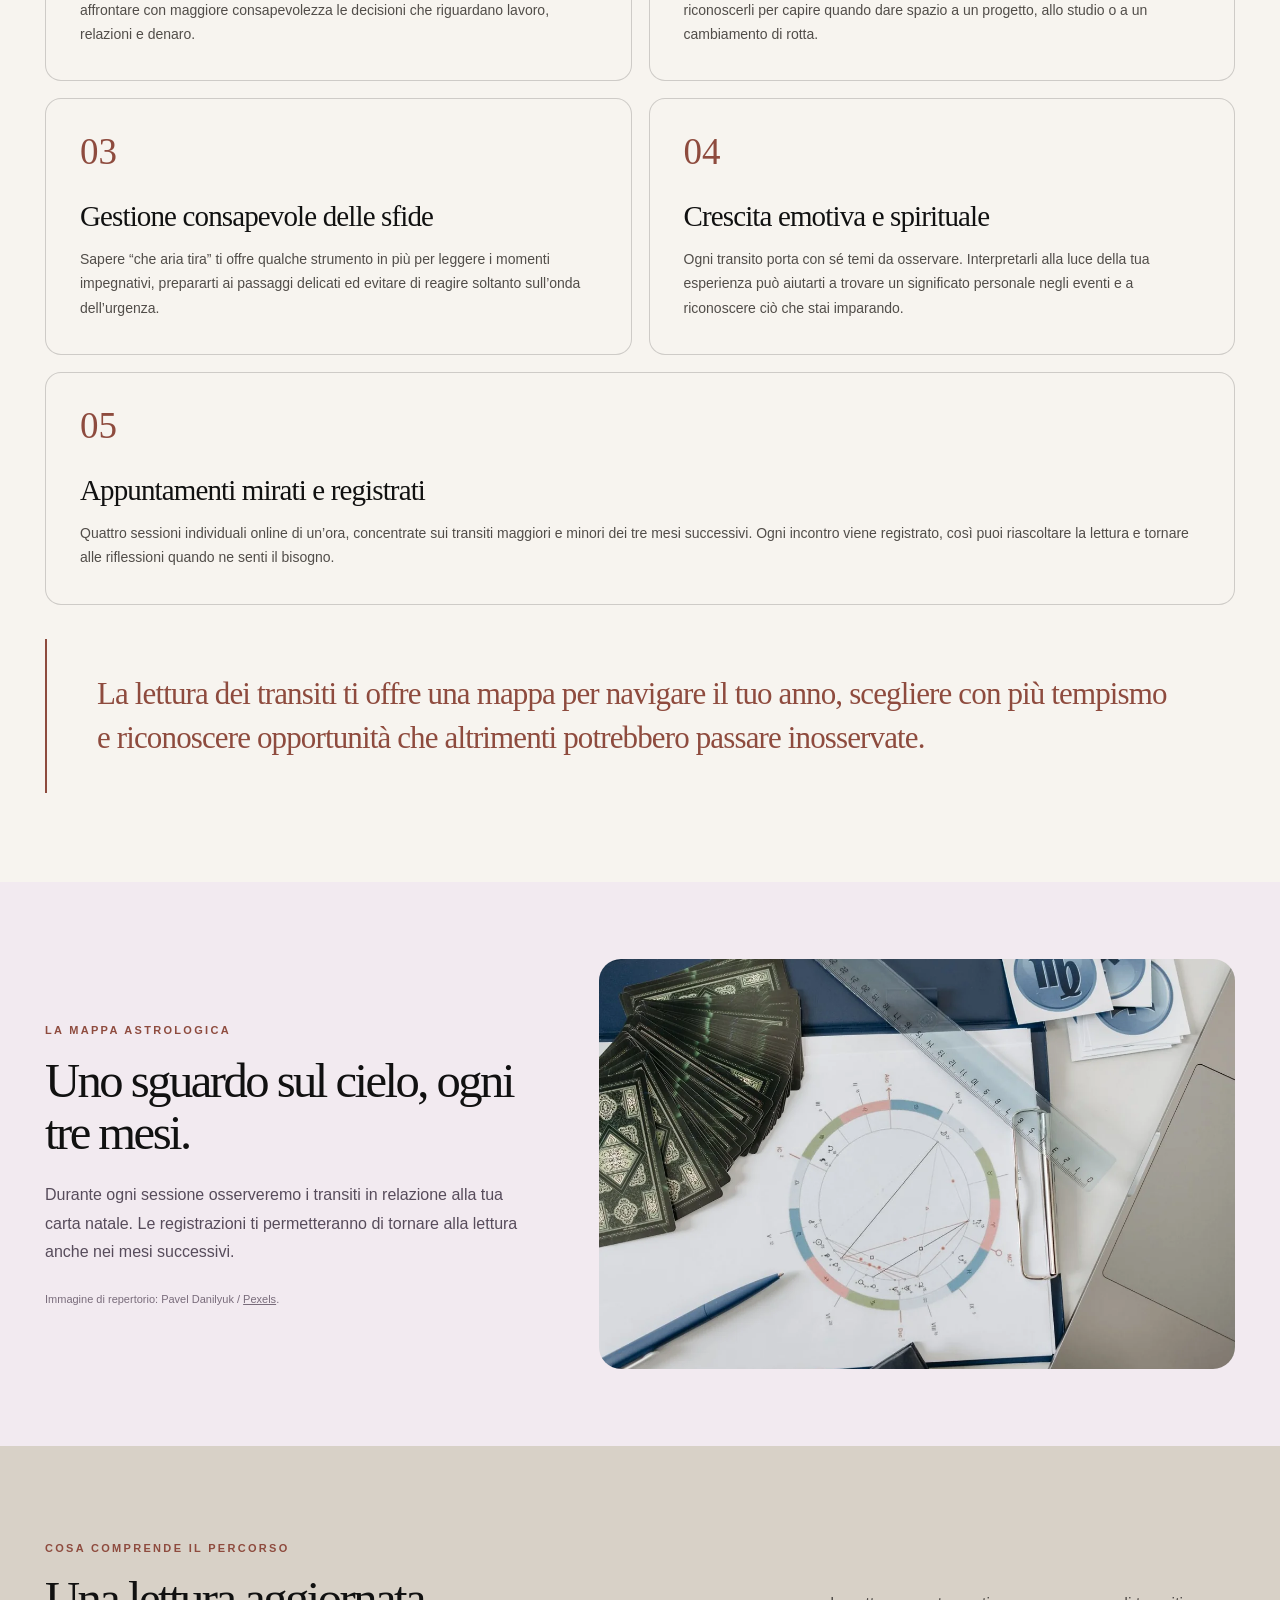
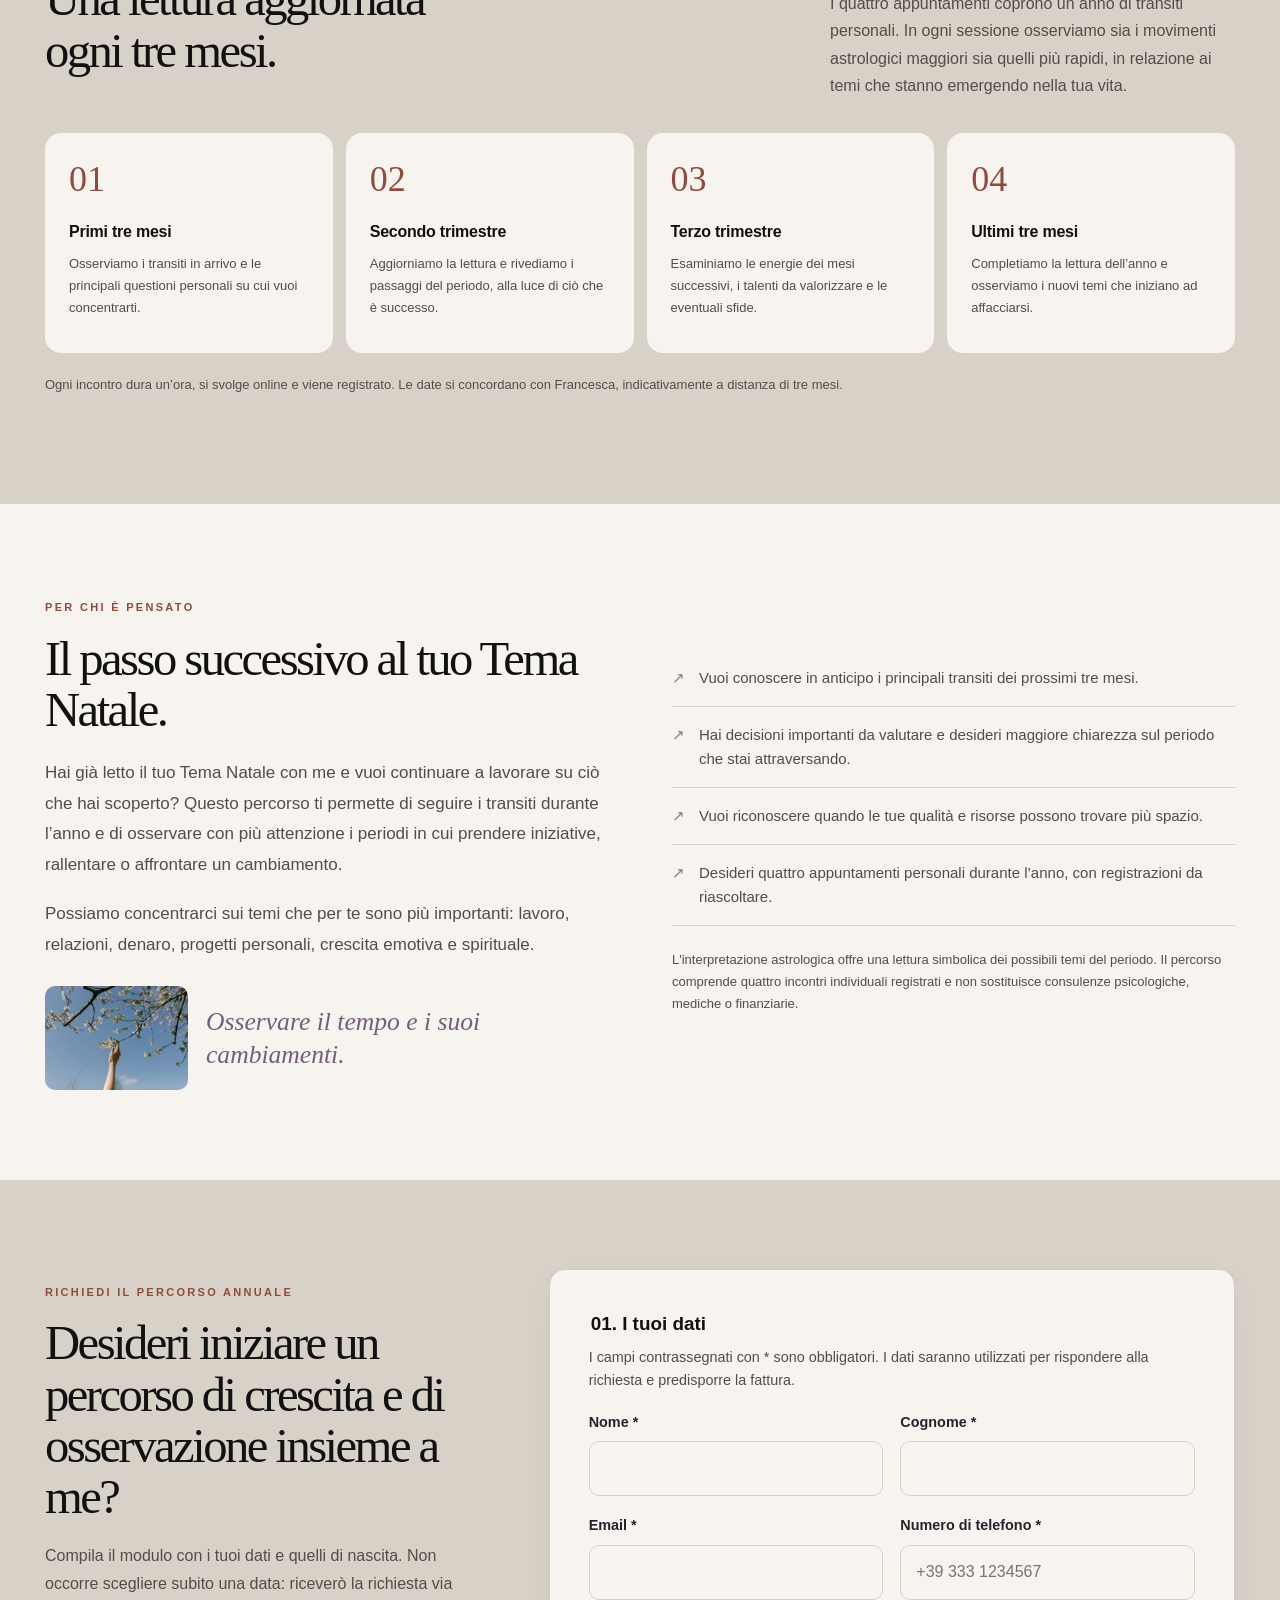
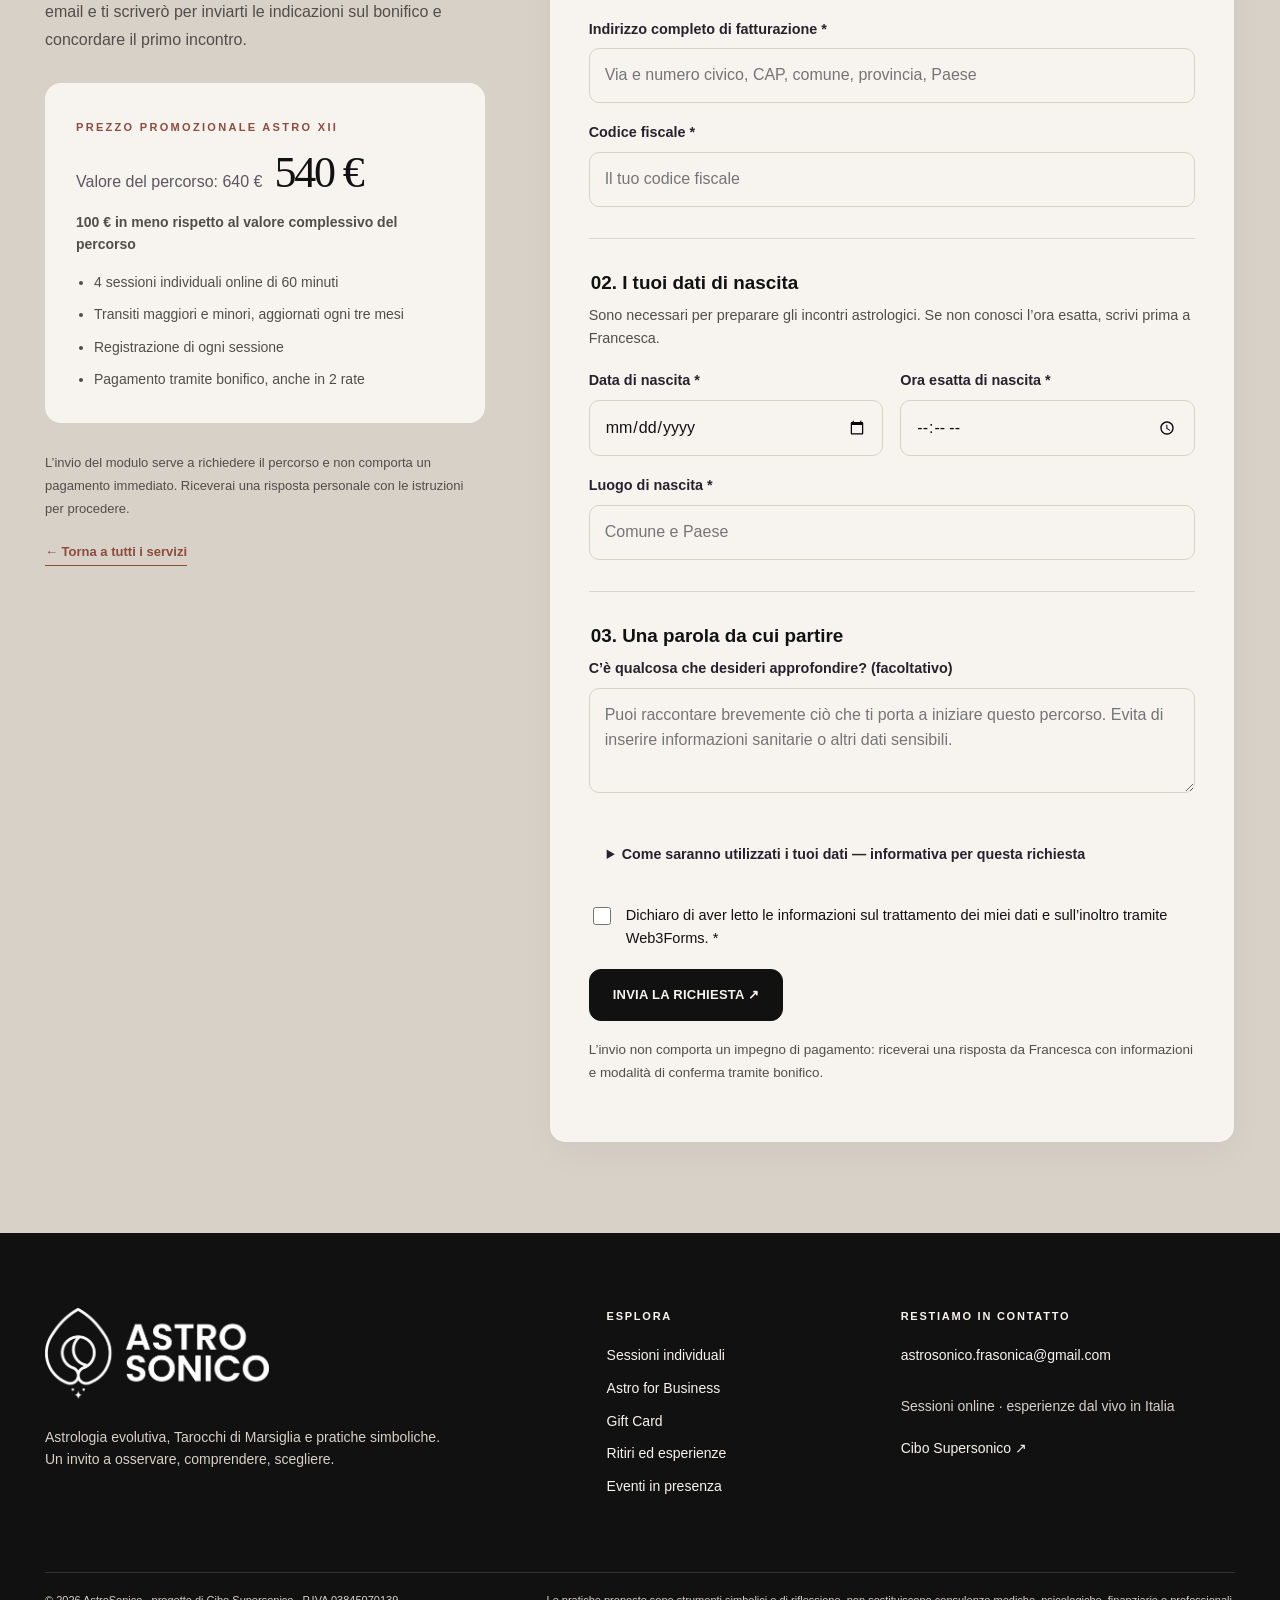
<file: richiesta-percorso-annuale.html>
<!doctype html><html lang="it"><head><meta charset="utf-8"><meta name="viewport" content="width=device-width,initial-scale=1"><meta name="theme-color" content="#fcfaf9"><link rel="icon" type="image/svg+xml" href="assets/img/astrosonico-favicon.svg?v=20261022-logo-2"><link rel="stylesheet" href="assets/css/style.css?v=20261022-logo-2"><meta name="description" content="Percorso annuale AstroSonico: 4 letture dei transiti ogni 3 mesi, sessioni individuali registrate. Prezzo promozionale: 540 €. Valore complessivo del percorso: 640 €."><meta property="og:title" content="Percorso annuale dei transiti | AstroSonico"><title>Percorso annuale dei transiti: 4 sessioni | AstroSonico</title><style>
/* Percorso annuale — landing editoriale AstroSonico */
.annual-hero{background:linear-gradient(125deg,#fcfaf9 0%,#f7f0f4 62%,#e8e6f2 100%);padding:clamp(65px,8vw,112px) 0 clamp(58px,6vw,90px);overflow:hidden}
.annual-hero-grid{display:grid;grid-template-columns:minmax(0,1.12fr) minmax(315px,.76fr);align-items:center;gap:clamp(40px,6vw,105px)}
.annual-kicker{font-size:12px;letter-spacing:.19em;text-transform:uppercase;font-weight:750;color:#665478;margin:0 0 17px}
.annual-title{font-family:var(--serif);font-weight:400;letter-spacing:-.056em;line-height:1.06;font-size:clamp(49px,6.1vw,85px);margin:0 0 27px;max-width:860px}
.annual-title em{font-weight:400;color:#806582}
.annual-lead{font-size:clamp(18px,1.65vw,22px);line-height:1.65;color:#514855;max-width:580px;margin:0 0 30px}
.annual-hero-actions{display:flex;align-items:center;gap:22px;flex-wrap:wrap}
.annual-anchor{font-size:14px;border-bottom:1px solid #665478;padding-bottom:3px;font-weight:600;color:#514855}
.annual-facts{font-size:12px;color:#665478;letter-spacing:.03em;margin-top:22px}
.annual-price-card{position:relative;background:#fff;border:1px solid rgba(43,36,50,.13);box-shadow:0 24px 70px rgba(49,35,51,.075);border-radius:29px;padding:clamp(27px,3vw,43px)}
.annual-price-card::before{content:"✳";position:absolute;right:35px;top:23px;font-size:26px;color:#af9ab6;line-height:1}
.annual-promo-label{display:inline-flex;align-items:center;background:#342a3e;color:#fff;border-radius:100px;padding:8px 14px;letter-spacing:.13em;text-transform:uppercase;font-size:10px;font-weight:800;margin-bottom:22px}
.annual-price-card h2{font-family:var(--serif);font-size:clamp(26px,2.7vw,36px);line-height:1.15;font-weight:400;letter-spacing:-.035em;margin:0 0 26px;max-width:280px}
.annual-price-main{display:flex;gap:13px;align-items:baseline;flex-wrap:wrap}
.annual-price-old{font-size:16px;color:#665c68;line-height:1.35;text-decoration:none}
.annual-price-current{font-size:clamp(49px,5.2vw,74px);letter-spacing:-.065em;font-family:var(--serif);line-height:1;color:#292130}
.annual-saving{font-size:14px;font-weight:750;color:#6d526f;margin:17px 0 5px}
.annual-price-note{font-size:12px;color:#655b68;line-height:1.6;margin-bottom:24px}
.annual-price-card .button{width:100%;justify-content:center}
.annual-strip{border-top:1px solid rgba(43,36,50,.09);border-bottom:1px solid rgba(43,36,50,.09);background:#fff}
.annual-strip-inner{display:grid;grid-template-columns:repeat(3,1fr);gap:0}
.annual-strip-item{padding:23px 27px;border-right:1px solid rgba(43,36,50,.13);display:flex;align-items:center;gap:17px}
.annual-strip-item:first-child{padding-left:0}.annual-strip-item:last-child{border-right:0;padding-right:0}
.annual-strip-item strong{font-family:var(--serif);font-size:36px;font-weight:400;line-height:1;color:#44344d}
.annual-strip-item span{font-size:13px;line-height:1.35;color:#625b68}
.annual-section{padding:clamp(65px,7vw,110px) 0}
.annual-section-heading{max-width:820px;margin-bottom:38px}
.annual-section-heading .h-medium{margin-bottom:18px}.annual-section-heading>p{max-width:750px;font-size:18px;line-height:1.75;color:#554d59}
.annual-value-grid{display:grid;grid-template-columns:repeat(2,minmax(0,1fr));gap:17px}.annual-value-card:last-child{grid-column:1/-1;min-height:0}
.annual-value-card{border:1px solid rgba(43,36,50,.14);border-radius:22px;background:#fff;padding:clamp(23px,2.7vw,34px);min-height:245px}
.annual-value-card .marker{font-family:var(--serif);font-size:37px;color:#a48ba9;display:block;line-height:1;margin-bottom:29px}
.annual-value-card h3{font-family:var(--serif);font-size:clamp(24px,2.4vw,29px);font-weight:400;letter-spacing:-.03em;line-height:1.18;margin:0 0 14px}
.annual-value-card p{font-size:14px;line-height:1.73;margin:0;color:#554d59}
.annual-quote-block{margin:34px 0 0;padding:33px clamp(24px,4vw,50px);border-left:2px solid #957596;background:#f4edf2;font-family:var(--serif);font-size:clamp(22px,2.5vw,31px);line-height:1.42;letter-spacing:-.028em;color:#514057}
.annual-journey{background:#f0eaf1}
.annual-journey-head{display:flex;align-items:end;justify-content:space-between;gap:25px;margin-bottom:34px}
.annual-journey-head p{max-width:405px;color:#554d59;line-height:1.7;margin:0}
.annual-steps{display:grid;grid-template-columns:repeat(4,minmax(0,1fr));gap:13px}
.annual-step{border-radius:20px;background:#fff;padding:28px 24px;min-height:220px}
.annual-step .step-number{font-family:var(--serif);font-size:36px;color:#8e7794;display:block;line-height:1;margin-bottom:25px}
.annual-step h3{font-size:16px;line-height:1.25;font-weight:750;letter-spacing:-.015em;margin:0 0 11px}
.annual-step p{font-size:13px;color:#554d59;line-height:1.68;margin:0}
.annual-steps-note{font-size:13px;color:#625b68;margin-top:21px;line-height:1.7}
.annual-fit{display:grid;grid-template-columns:1fr 1fr;gap:clamp(27px,5vw,80px);align-items:center}
.annual-fit h2{margin-top:15px}.annual-fit-copy>p{font-size:17px;line-height:1.8;color:#554d59}
.annual-fit-list{list-style:none;padding:0;margin:0}
.annual-fit-list li{border-bottom:1px solid rgba(43,36,50,.16);padding:16px 0 16px 27px;position:relative;color:#423746;font-size:15px;line-height:1.6;margin:0}
.annual-fit-list li::before{content:"↗";position:absolute;left:0;color:#8e7794}
.annual-boundary{margin-top:23px;font-size:13px;color:#625b68;line-height:1.7}
.annual-request-section{padding:clamp(65px,7vw,105px) 0;background:#f8f5f7;scroll-margin-top:95px}
.annual-layout{display:grid;grid-template-columns:minmax(0,.82fr) minmax(0,1.28fr);gap:clamp(30px,5vw,75px);align-items:start}
.annual-intro{padding-top:10px;position:sticky;top:122px}
.annual-intro .h-medium{margin-bottom:19px}
.annual-intro>p{color:#554d59;font-size:16px;line-height:1.75}
.annual-info{background:#eee2ec;border-radius:22px;padding:clamp(22px,3vw,31px);margin:29px 0}
.annual-info .annual-info-prices{display:flex;align-items:baseline;gap:12px;flex-wrap:wrap;margin:12px 0}
.annual-info .annual-info-prices .annual-info-value{color:#5f5460;font-size:16px;line-height:1.45}
.annual-info .annual-info-prices strong{font-family:var(--serif);font-size:44px;line-height:1;letter-spacing:-.05em;font-weight:400}
.annual-info ul{margin:14px 0 0;padding-left:18px;line-height:1.8;font-size:14px;color:#49404b}
.annual-intro .small-print{font-size:13px;color:#625b68}
.annual-form{background:#fff;border:1px solid rgba(43,36,50,.14);border-radius:25px;padding:clamp(22px,4vw,39px);box-shadow:0 12px 35px rgba(45,30,54,.035)}
.annual-form-heading{font-family:var(--serif);font-weight:400;font-size:clamp(28px,3vw,38px);line-height:1.18;letter-spacing:-.04em;margin:2px 0 12px}
.form-section-title{font-size:1.18rem;margin:4px 0 7px;font-weight:750}
.form-helper{font-size:.9rem;line-height:1.6;color:#625b68;margin:0 0 19px}
.form-fields{display:grid;grid-template-columns:1fr 1fr;gap:18px 17px}
.form-field{display:flex;flex-direction:column;gap:8px}.form-field.full{grid-column:1/-1}
.form-field label{font-size:.9rem;font-weight:650;color:#27212d}
.form-field input,.form-field textarea{width:100%;padding:14px 15px;border:1px solid #c8bdc8;border-radius:11px;background:#fcfaf9;color:#27212d;font:inherit;min-height:50px;box-sizing:border-box}
.form-field textarea{min-height:105px;resize:vertical}.form-field input:focus,.form-field textarea:focus{outline:3px solid #e6d5e9;outline-offset:1px;border-color:#665478}
.form-part{border:0;padding:0;margin:0 0 31px;min-width:0}
.form-separator{border:0;border-top:1px solid rgba(43,36,50,.15);margin:29px 0}
.privacy-note{background:#f6f2f6;border-radius:14px;padding:18px;font-size:.89rem;line-height:1.7;color:#514855}
.privacy-note summary{font-weight:650;cursor:pointer;color:#27212d}.privacy-note p{margin:9px 0}.privacy-note a{color:inherit;text-decoration:underline}
.privacy-check{display:flex;gap:12px;align-items:flex-start;margin:20px 0;font-size:.91rem;line-height:1.55}
.privacy-check input{width:18px;height:18px;flex:none;margin-top:3px;accent-color:#665478}
.submit-row{display:flex;gap:16px;align-items:center;flex-wrap:wrap;margin-top:19px}
.submit-row button{cursor:pointer}.small-print{font-size:.84rem;color:#625b68;line-height:1.7}
.trap-field{position:absolute;left:-10000px;width:1px;height:1px;overflow:hidden}
@media(max-width:940px){.annual-hero-grid{grid-template-columns:1fr 340px;gap:26px}.annual-steps{grid-template-columns:repeat(2,1fr)}.annual-journey-head{display:block}.annual-journey-head p{max-width:710px}.annual-layout{gap:28px}}
@media(max-width:850px){.annual-hero-grid,.annual-layout,.annual-fit{grid-template-columns:1fr}.annual-price-card{max-width:520px}.annual-intro{position:static}.annual-value-grid{grid-template-columns:1fr 1fr}.annual-value-card:last-child{grid-column:1/-1;min-height:auto}}
@media(max-width:620px){.annual-hero{padding-top:55px}.annual-title{font-size:clamp(45px,11vw,64px)}.annual-hero-actions{align-items:stretch}.annual-hero-actions .button{justify-content:center;width:100%}.annual-strip-inner{grid-template-columns:1fr}.annual-strip-item,.annual-strip-item:first-child,.annual-strip-item:last-child{padding:14px 0;border-right:0;border-bottom:1px solid rgba(43,36,50,.1)}.annual-strip-item:last-child{border-bottom:0}.annual-value-grid,.annual-steps{grid-template-columns:1fr}.annual-value-card:last-child{grid-column:auto}.annual-value-card,.annual-step{min-height:0}.form-fields{grid-template-columns:1fr}.annual-form{padding:20px}.annual-quote-block{padding:25px}.annual-section{padding:58px 0}}
.annual-image-pause{background:#f2eaf0;padding:clamp(48px,6vw,90px) 0}.annual-image-pause-grid{display:grid;grid-template-columns:.87fr 1.13fr;gap:clamp(28px,5vw,85px);align-items:center}.annual-image-pause-grid p{font-size:16px;line-height:1.8;color:#574c5b;max-width:490px}.annual-image-pause-grid small{font-size:11px;color:#796c7b;line-height:1.6}.annual-image-pause-grid small a{text-decoration:underline}.annual-image-pause-grid figure{margin:0;overflow:hidden;border-radius:22px}.annual-image-pause-grid img{width:100%;height:410px;object-fit:cover;display:block}@media(max-width:800px){.annual-image-pause-grid{grid-template-columns:1fr}.annual-image-pause-grid img{height:300px}}.annual-photo-moment{display:flex;align-items:center;gap:18px;margin:26px 0 0}.annual-photo-moment img{display:block;width:143px;height:104px;object-fit:cover;border-radius:10px}.annual-photo-moment figcaption{font:italic 400 clamp(20px,2vw,26px)/1.3 var(--serif);color:#745e7b}</style><link rel="stylesheet" media="screen and (max-width: 640px)" href="assets/css/mobile-editorial.css?v=20261026-4"><link rel="stylesheet" media="screen and (min-width: 641px)" href="assets/css/desktop-editorial.css?v=20261026-2"></head><body><a class="skip-link" href="#contenuto">Vai al contenuto</a><header class="site-header"><div class="container nav-inner"><a class="brand" href="index.html" aria-label="AstroSonico, torna alla homepage"><img class="brand-logo" src="assets/img/astrosonico-logo.svg?v=20261022-logo-2" alt="AstroSonico" width="1839" height="750"></a><nav class="desktop-nav" aria-label="Navigazione principale"><a class="nav-link" href="index.html">Home</a><a class="nav-link" href="sessioni.html" aria-current="page">Sessioni individuali</a><a class="nav-link" href="astro-for-business.html">Astro for Business</a><a class="nav-link" href="gift-card.html">Gift Card</a><a class="nav-link" href="ritiri.html">Ritiri</a><a class="nav-link" href="eventi.html">Eventi</a></nav><a class="nav-cta desktop-cta" href="https://wa.me/393458156966" target="_blank" rel="noopener noreferrer" aria-label="Scrivimi su WhatsApp">Scrivimi <span class="mobile-action-glyph" aria-hidden="true">↗</span></a><details class="mobile-menu"><summary aria-label="Apri il menu di navigazione"><span class="menu-glyph" aria-hidden="true">☰</span><span>Menu</span></summary><nav class="mobile-nav" aria-label="Navigazione mobile"><a href="index.html">Home</a><a href="sessioni.html" aria-current="page">Sessioni individuali</a><a href="astro-for-business.html">Astro for Business</a><a href="gift-card.html">Gift Card</a><a href="ritiri.html">Ritiri</a><a href="eventi.html">Eventi</a><a class="nav-cta" href="https://wa.me/393458156966" target="_blank" rel="noopener noreferrer" aria-label="Scrivimi su WhatsApp">Scrivimi <span class="mobile-action-glyph" aria-hidden="true">↗</span></a></nav></details></div></header><main id="contenuto">


<section class="annual-hero" aria-labelledby="annual-title">
  <div class="container annual-hero-grid">
    <div>
      <p class="annual-kicker">ASTRO XII / Percorso annuale dei transiti</p>
      <h1 class="annual-title" id="annual-title">Hai già esplorato il tuo Tema Natale?<br><em>Continuiamo a leggere il cielo insieme.</em></h1>
      <p class="annual-lead">Desideri sapere quando e come sfruttare al meglio le energie dei prossimi mesi? Con quattro letture dei tuoi transiti, aggiornate ogni tre mesi, possiamo osservare in anticipo i periodi di espansione, pausa e trasformazione che attraverserai durante l’anno.</p>
      <div class="annual-hero-actions"><a class="button button-primary" href="#richiedi-percorso">Richiedi il percorso <span class="mobile-action-glyph" aria-hidden="true">↗</span></a><a class="annual-anchor" href="#come-funziona">Scopri cosa comprende <span class="mobile-action-glyph" aria-hidden="true">↓</span></a></div>
      <p class="annual-facts">4 sessioni individuali registrate · 1 ora ciascuna · online</p>
    </div>
    <aside class="annual-price-card" aria-label="Promozione Percorso annuale">
      <span class="annual-promo-label">Prezzo promozionale</span>
      <h2>Quattro letture dei tuoi transiti durante l’anno.</h2>
      <div class="annual-price-main"><span class="annual-price-old">Valore del percorso: 640 €</span><strong class="annual-price-current">540 €</strong></div>
      <p class="annual-saving">100 € in meno rispetto al valore del percorso</p>
      <p class="annual-price-note">Prezzo complessivo per quattro incontri. Possibilità di pagamento in due rate tramite bonifico.</p>
      <a class="button button-primary" href="#richiedi-percorso">Richiedi il percorso <span class="mobile-action-glyph" aria-hidden="true">↗</span></a>
    </aside>
  </div>
</section>
<div class="annual-strip" aria-label="Il percorso in sintesi"><div class="container annual-strip-inner">
  <div class="annual-strip-item"><strong>04</strong><span>letture individuali<br>di un’ora ciascuna</span></div>
  <div class="annual-strip-item"><strong>03</strong><span>mesi tra una lettura<br>e la successiva</span></div>
  <div class="annual-strip-item"><strong>100%</strong><span>sessioni registrate<br>da poter riascoltare</span></div>
</div></div>
<section class="annual-section" id="come-funziona"><div class="container">
  <div class="annual-section-heading"><span class="eyebrow">Il valore dei transiti</span><h2 class="h-medium">Il cielo come bussola per il tuo prossimo anno.</h2>
    <p class="reading-lead">Ogni tre mesi aggiorniamo la lettura dei tuoi transiti personali, maggiori e minori. Partiamo dal Tema Natale che abbiamo già esplorato insieme e osserviamo quali energie si muovono nel periodo successivo, con attenzione a ciò che stai vivendo e alle decisioni che desideri prendere.</p></div>
  <div class="annual-value-grid">
    <article class="annual-value-card"><span class="marker" aria-hidden="true">01</span><h3>Chiarezza sul futuro prossimo</h3><p>Osserviamo in anticipo le fasi di espansione, pausa o trasformazione, così da affrontare con maggiore consapevolezza le decisioni che riguardano lavoro, relazioni e denaro.</p></article>
    <article class="annual-value-card"><span class="marker" aria-hidden="true">02</span><h3>Potenzia i tuoi talenti</h3><p>I transiti possono indicare periodi favorevoli a esprimere le tue risorse. Impariamo a riconoscerli per capire quando dare spazio a un progetto, allo studio o a un cambiamento di rotta.</p></article>
    <article class="annual-value-card"><span class="marker" aria-hidden="true">03</span><h3>Gestione consapevole delle sfide</h3><p>Sapere “che aria tira” ti offre qualche strumento in più per leggere i momenti impegnativi, prepararti ai passaggi delicati ed evitare di reagire soltanto sull’onda dell’urgenza.</p></article>
    <article class="annual-value-card"><span class="marker" aria-hidden="true">04</span><h3>Crescita emotiva e spirituale</h3><p>Ogni transito porta con sé temi da osservare. Interpretarli alla luce della tua esperienza può aiutarti a trovare un significato personale negli eventi e a riconoscere ciò che stai imparando.</p></article>
    <article class="annual-value-card"><span class="marker" aria-hidden="true">05</span><h3>Appuntamenti mirati e registrati</h3><p>Quattro sessioni individuali online di un’ora, concentrate sui transiti maggiori e minori dei tre mesi successivi. Ogni incontro viene registrato, così puoi riascoltare la lettura e tornare alle riflessioni quando ne senti il bisogno.</p></article>
  </div>
  <blockquote class="annual-quote-block">La lettura dei transiti ti offre una mappa per navigare il tuo anno, scegliere con più tempismo e riconoscere opportunità che altrimenti potrebbero passare inosservate.</blockquote>
</div></section>
<section class="annual-image-pause"><div class="container annual-image-pause-grid"><div><span class="eyebrow">La mappa astrologica</span><h2 class="h-medium">Uno sguardo sul cielo, ogni tre mesi.</h2><p>Durante ogni sessione osserveremo i transiti in relazione alla tua carta natale. Le registrazioni ti permetteranno di tornare alla lettura anche nei mesi successivi.</p><small>Immagine di repertorio: Pavel Danilyuk / <a href="https://www.pexels.com/photo/cards-a-ruler-a-pen-and-a-chart-7222053/" target="_blank" rel="noopener noreferrer">Pexels</a>.</small></div><figure><img src="assets/img/tema-natale-repertorio.webp" alt="Esempio di carta astrologica natale stampata, con simboli e strumenti di lettura" loading="lazy"></figure></div></section>
<section class="annual-section annual-journey"><div class="container">
  <div class="annual-journey-head"><div><span class="eyebrow">Cosa comprende il percorso</span><h2 class="h-medium">Una lettura aggiornata<br>ogni tre mesi.</h2></div><p>I quattro appuntamenti coprono un anno di transiti personali. In ogni sessione osserviamo sia i movimenti astrologici maggiori sia quelli più rapidi, in relazione ai temi che stanno emergendo nella tua vita.</p></div>
  <div class="annual-steps">
    <article class="annual-step"><span class="step-number">01</span><h3>Primi tre mesi</h3><p>Osserviamo i transiti in arrivo e le principali questioni personali su cui vuoi concentrarti.</p></article>
    <article class="annual-step"><span class="step-number">02</span><h3>Secondo trimestre</h3><p>Aggiorniamo la lettura e rivediamo i passaggi del periodo, alla luce di ciò che è successo.</p></article>
    <article class="annual-step"><span class="step-number">03</span><h3>Terzo trimestre</h3><p>Esaminiamo le energie dei mesi successivi, i talenti da valorizzare e le eventuali sfide.</p></article>
    <article class="annual-step"><span class="step-number">04</span><h3>Ultimi tre mesi</h3><p>Completiamo la lettura dell’anno e osserviamo i nuovi temi che iniziano ad affacciarsi.</p></article>
  </div>
  <p class="annual-steps-note">Ogni incontro dura un’ora, si svolge online e viene registrato. Le date si concordano con Francesca, indicativamente a distanza di tre mesi.</p>
</div></section>
<section class="annual-section"><div class="container annual-fit">
  <div class="annual-fit-copy"><span class="eyebrow">Per chi è pensato</span><h2 class="h-medium">Il passo successivo al tuo Tema Natale.</h2><p class="reading-lead">Hai già letto il tuo Tema Natale con me e vuoi continuare a lavorare su ciò che hai scoperto? Questo percorso ti permette di seguire i transiti durante l’anno e di osservare con più attenzione i periodi in cui prendere iniziative, rallentare o affrontare un cambiamento.</p><p class="reading-detail">Possiamo concentrarci sui temi che per te sono più importanti: lavoro, relazioni, denaro, progetti personali, crescita emotiva e spirituale.</p><figure class="annual-photo-moment"><img src="assets/img/ramo-fiorito-mini.webp" alt="Un ramo fiorito raggiunto dalla mano di Francesca" width="200" height="200" loading="lazy" ><figcaption>Osservare il tempo e i suoi cambiamenti.</figcaption></figure></div>
  <div><ul class="annual-fit-list">
    <li>Vuoi conoscere in anticipo i principali transiti dei prossimi tre mesi.</li>
    <li>Hai decisioni importanti da valutare e desideri maggiore chiarezza sul periodo che stai attraversando.</li>
    <li>Vuoi riconoscere quando le tue qualità e risorse possono trovare più spazio.</li>
    <li>Desideri quattro appuntamenti personali durante l’anno, con registrazioni da riascoltare.</li>
  </ul><p class="annual-boundary">L'interpretazione astrologica offre una lettura simbolica dei possibili temi del periodo. Il percorso comprende quattro incontri individuali registrati e non sostituisce consulenze psicologiche, mediche o finanziarie.</p></div>
</div></section>
<section class="section annual-request-section" id="richiedi-percorso"><div class="container annual-layout"><aside class="annual-intro">
  <span class="eyebrow">Richiedi il percorso annuale</span>
  <h2 class="h-medium">Desideri iniziare un percorso di crescita e di osservazione insieme a me?</h2>
  <p>Compila il modulo con i tuoi dati e quelli di nascita. Non occorre scegliere subito una data: riceverò la richiesta via email e ti scriverò per inviarti le indicazioni sul bonifico e concordare il primo incontro.</p>
  <div class="annual-info"><span class="eyebrow">Prezzo promozionale ASTRO XII</span><div class="annual-info-prices"><span class="annual-info-value">Valore del percorso: 640 €</span><strong>540 €</strong></div><p class="annual-saving">100 € in meno rispetto al valore complessivo del percorso</p><ul><li>4 sessioni individuali online di 60 minuti</li><li>Transiti maggiori e minori, aggiornati ogni tre mesi</li><li>Registrazione di ogni sessione</li><li>Pagamento tramite bonifico, anche in 2 rate</li></ul></div>
  <p class="small-print">L’invio del modulo serve a richiedere il percorso e non comporta un pagamento immediato. Riceverai una risposta personale con le istruzioni per procedere.</p>
  <a class="text-link" href="sessioni.html#roadmap"><span class="mobile-action-glyph" aria-hidden="true">←</span> Torna a tutti i servizi</a>
</aside>
<form data-astrosonico-form data-success-url="https://www.astrosonico.it/richiesta-inviata.html" class="annual-form" aria-label="Modulo di richiesta Percorso annuale" action="https://api.web3forms.com/submit" method="POST" accept-charset="UTF-8"><input type="hidden" name="access_key" value="77af482d-79da-42c2-94bb-4838f37233eb"><input type="hidden" name="from_name" value="AstroSonico">
<input type="hidden" name="subject" value="AstroSonico | Nuova richiesta Percorso annuale">
<input type="hidden" name="redirect" value="https://www.astrosonico.it/richiesta-inviata.html">
<input type="hidden" name="Pagina di origine" value="https://www.astrosonico.it/richiesta-percorso-annuale.html">
<input type="hidden" name="Servizio richiesto" value="ASTRO XII - Percorso annuale AstroSonico - 4 incontri - prezzo promozionale 540 euro (valore del percorso 640 euro)">
<div class="trap-field" aria-hidden="true"><label>Lascia vuoto<input type="checkbox" name="botcheck" tabindex="-1" autocomplete="off"></label></div>
<fieldset class="form-part"><legend class="form-section-title">01. I tuoi dati</legend><p class="form-helper">I campi contrassegnati con * sono obbligatori. I dati saranno utilizzati per rispondere alla richiesta e predisporre la fattura.</p>
<div class="form-fields">
<div class="form-field"><label for="nome">Nome *</label><input id="nome" name="Nome" type="text" autocomplete="given-name" maxlength="120" required></div>
<div class="form-field"><label for="cognome">Cognome *</label><input id="cognome" name="Cognome" type="text" autocomplete="family-name" maxlength="120" required></div>
<div class="form-field"><label for="email">Email *</label><input id="email" name="email" type="email" autocomplete="email" maxlength="254" required></div>
<div class="form-field"><label for="telefono">Numero di telefono *</label><input id="telefono" name="Telefono" type="tel" autocomplete="tel" placeholder="+39 333 1234567" maxlength="40" required></div>
<div class="form-field full"><label for="indirizzo">Indirizzo completo di fatturazione *</label><input id="indirizzo" name="Indirizzo fatturazione" type="text" autocomplete="street-address" placeholder="Via e numero civico, CAP, comune, provincia, Paese" maxlength="300" required></div>
<div class="form-field full"><label for="cf">Codice fiscale *</label><input id="cf" name="Codice fiscale" type="text" autocomplete="off" autocapitalize="characters" maxlength="20" placeholder="Il tuo codice fiscale" required></div>
</div></fieldset>
<hr class="form-separator">
<fieldset class="form-part"><legend class="form-section-title">02. I tuoi dati di nascita</legend><p class="form-helper">Sono necessari per preparare gli incontri astrologici. Se non conosci l’ora esatta, scrivi prima a <a href="mailto:astrosonico.frasonica@gmail.com">Francesca</a>.</p>
<div class="form-fields">
<div class="form-field"><label for="nascita-data">Data di nascita *</label><input id="nascita-data" name="Data di nascita" type="date" required></div>
<div class="form-field"><label for="nascita-ora">Ora esatta di nascita *</label><input id="nascita-ora" name="Ora esatta di nascita" type="time" required></div>
<div class="form-field full"><label for="nascita-luogo">Luogo di nascita *</label><input id="nascita-luogo" name="Luogo di nascita" type="text" placeholder="Comune e Paese" maxlength="160" required></div>
</div></fieldset>
<hr class="form-separator">
<fieldset class="form-part"><legend class="form-section-title">03. Una parola da cui partire</legend><div class="form-fields"><div class="form-field full"><label for="messaggio">C’è qualcosa che desideri approfondire? (facoltativo)</label><textarea id="messaggio" name="Argomento che desidera approfondire" maxlength="1500" placeholder="Puoi raccontare brevemente ciò che ti porta a iniziare questo percorso. Evita di inserire informazioni sanitarie o altri dati sensibili."></textarea></div></div></fieldset>
<details class="privacy-note" id="informativa-privacy"><summary>Come saranno utilizzati i tuoi dati — informativa per questa richiesta</summary><p>AstroSonico / Cibo Supersonico (P. IVA 03845070139, contatto: <a href="mailto:astrosonico.frasonica@gmail.com">astrosonico.frasonica@gmail.com</a>) utilizza le informazioni fornite esclusivamente per gestire la richiesta, organizzare il servizio e predisporre i relativi documenti fiscali. Il conferimento dei dati richiesti è necessario per rispondere e fornire il servizio richiesto. La base giuridica è l'esecuzione di misure precontrattuali e, per gli adempimenti fiscali, gli obblighi di legge.</p><p>Il modulo usa il servizio esterno <a href="https://web3forms.com/privacyprivacy.pdf" target="_blank" rel="noopener noreferrer">Web3Forms</a> per l’inoltro dei dati via email a Cibo Supersonico. Secondo la sua documentazione, Web3Forms conserva temporaneamente gli invii per 30 giorni. Le informazioni restano inoltre nelle email ricevute per il tempo necessario alla gestione della richiesta e per gli obblighi di conservazione previsti dalla legge. Non saranno usate per iscrizioni automatiche alla newsletter.</p><p>Per chiedere accesso, rettifica, cancellazione quando applicabile o esercitare altri diritti privacy, scrivi a <a href="mailto:astrosonico.frasonica@gmail.com">astrosonico.frasonica@gmail.com</a>. È inoltre possibile presentare reclamo al Garante per la protezione dei dati personali.</p><p>Il modulo utilizza Web3Forms, che tratta le richieste anche tramite infrastrutture situate fuori dallo Spazio Economico Europeo, inclusi gli Stati Uniti. <a href="https://web3forms.com/privacy" target="_blank" rel="noopener noreferrer">Informativa del fornitore</a>.</p></details>
<label class="privacy-check" for="presa-visione"><input id="presa-visione" type="checkbox" name="Presa visione informativa" value="Sì" required><span>Dichiaro di aver letto le informazioni sul trattamento dei miei dati e sull’inoltro tramite Web3Forms. *</span></label>
<div class="submit-row"><button class="button button-primary" type="submit">INVIA LA RICHIESTA <span class="mobile-action-glyph" aria-hidden="true">↗</span></button></div>
<p class="small-print" style="margin-top:18px">L’invio non comporta un impegno di pagamento: riceverai una risposta da Francesca con informazioni e modalità di conferma tramite bonifico.</p>
</form></div></section></main><footer class="footer"><div class="container"><div class="footer-top"><div><a class="brand brand--footer" href="index.html" aria-label="AstroSonico, torna alla homepage"><img class="brand-logo" src="assets/img/astrosonico-logo.svg?v=20261022-logo-2" alt="AstroSonico" width="1839" height="750"></a><p>Astrologia evolutiva, Tarocchi di Marsiglia e pratiche simboliche. Un invito a osservare, comprendere, scegliere.</p></div><div><h3>Esplora</h3><a href="sessioni.html">Sessioni individuali</a><br><a href="astro-for-business.html">Astro for Business</a><br><a href="gift-card.html">Gift Card</a><br><a href="ritiri.html">Ritiri ed esperienze</a><br><a href="eventi.html">Eventi in presenza</a></div><div><h3>Restiamo in contatto</h3><a href="mailto:astrosonico.frasonica@gmail.com">astrosonico.frasonica@gmail.com</a><p>Sessioni online · esperienze dal vivo in Italia</p><a href="https://www.cibosupersonico.com/" target="_blank" rel="noopener noreferrer">Cibo Supersonico <span class="mobile-action-glyph" aria-hidden="true">↗</span></a></div></div><div class="footer-bottom"><span>© <span data-year>2026</span> AstroSonico · progetto di Cibo Supersonico · P.IVA 03845070139</span><span>Le pratiche proposte sono strumenti simbolici e di riflessione, non sostituiscono consulenze mediche, psicologiche, finanziarie o professionali.</span></div></div></footer><script src="assets/js/site.js" defer></script><script src="assets/js/forms.js?v=20261107-mail" defer></script></body></html>
</file>
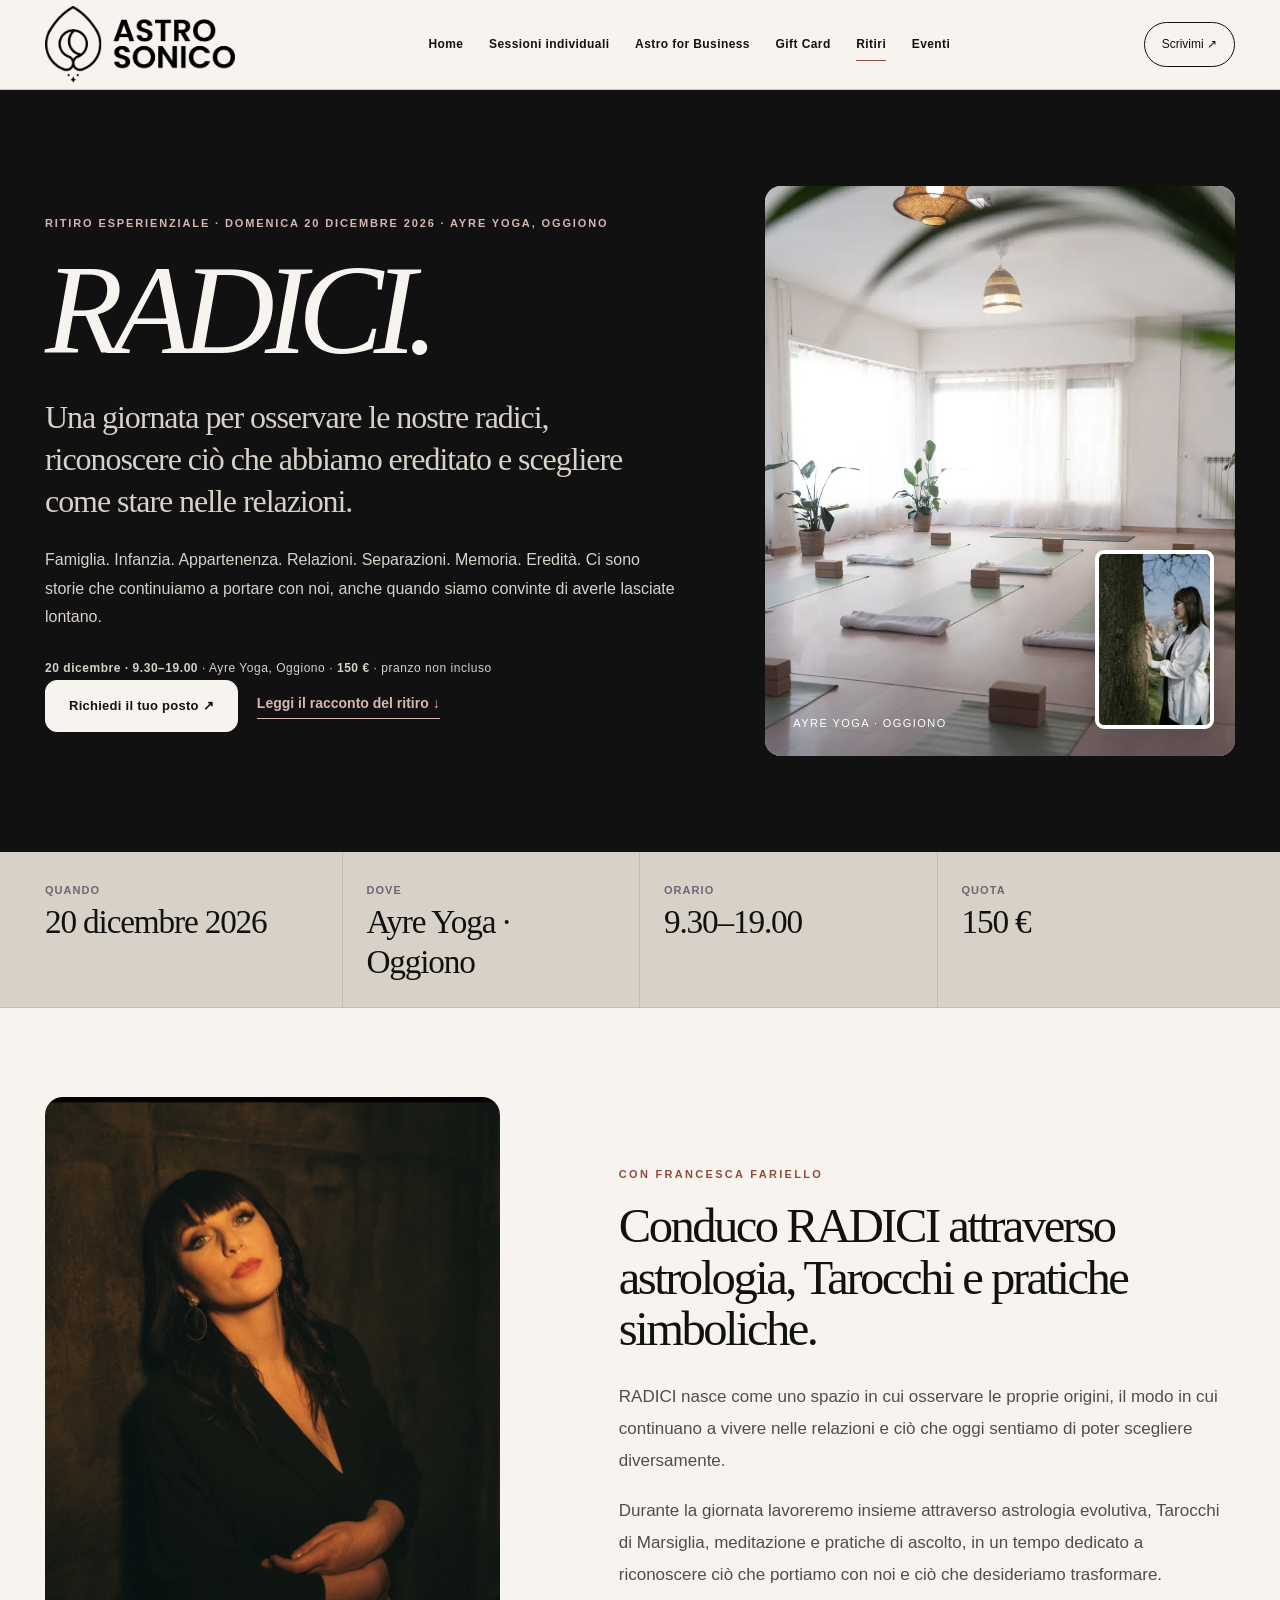
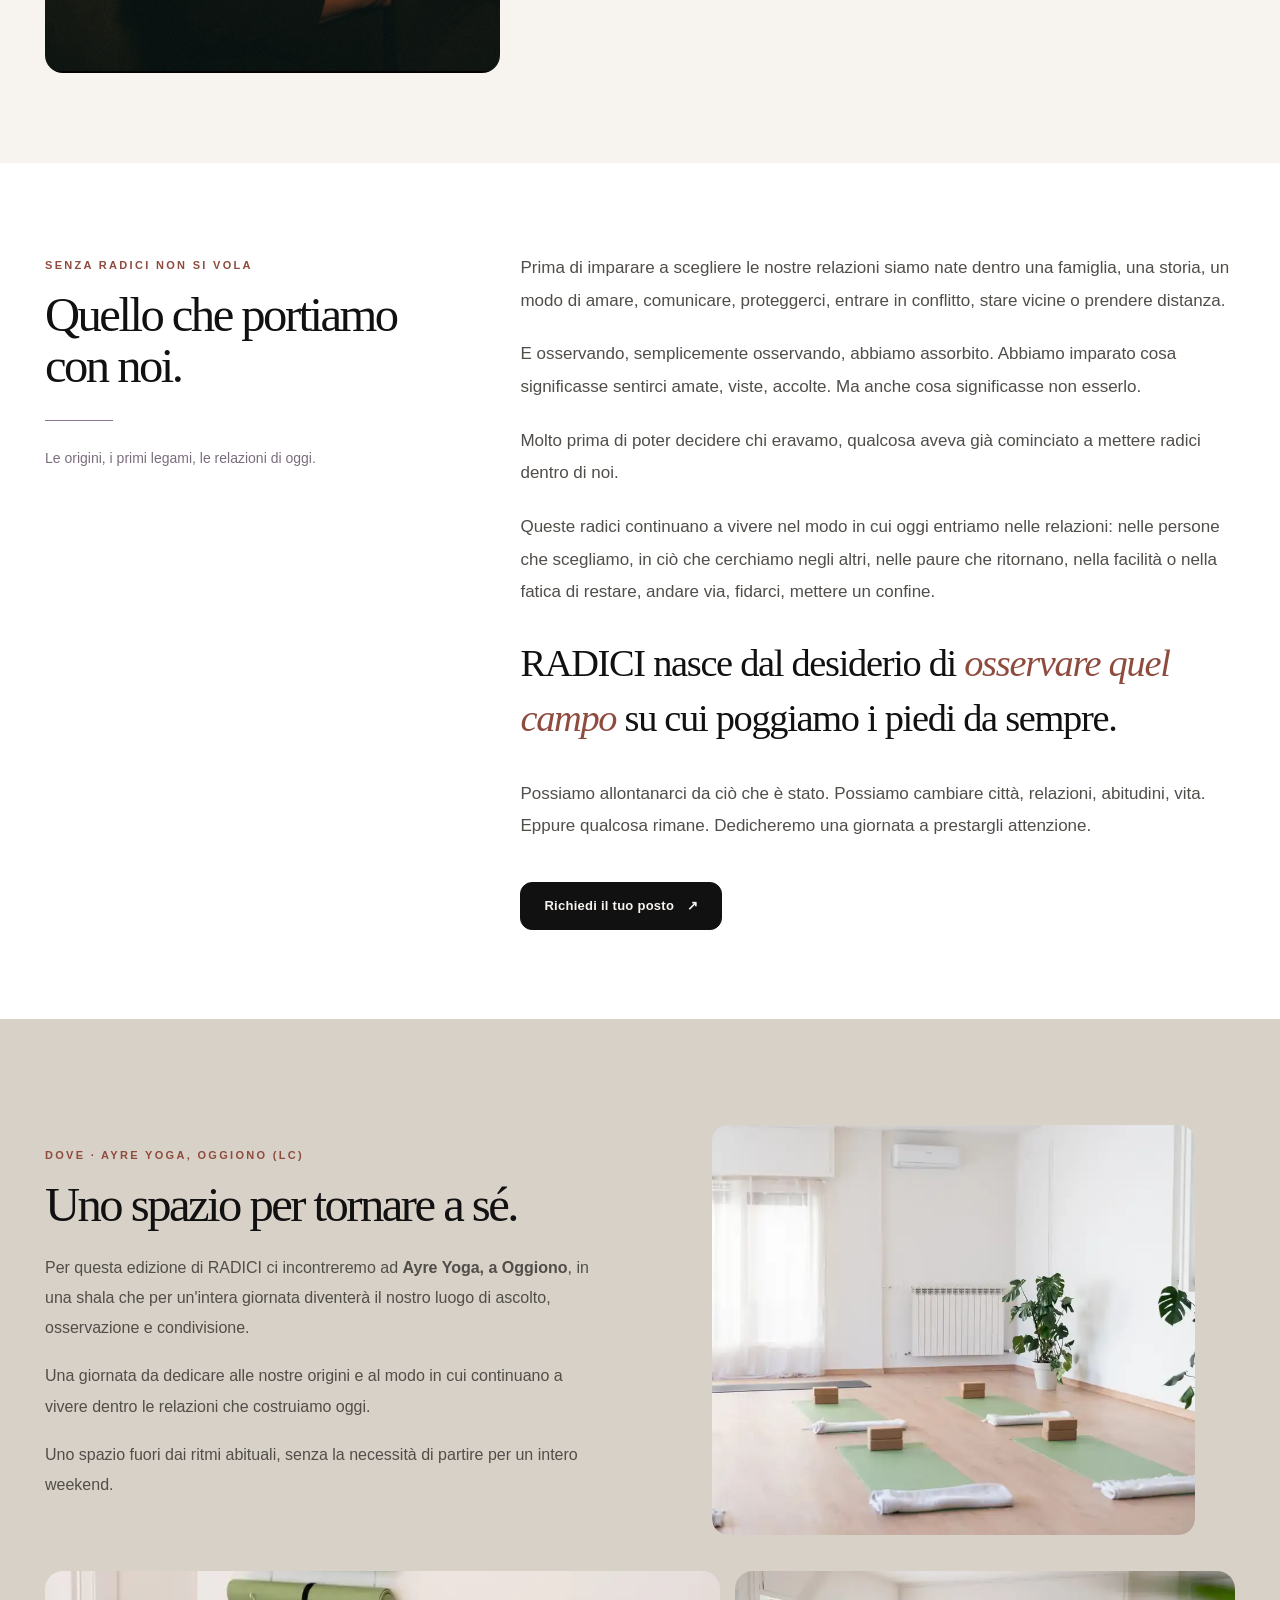
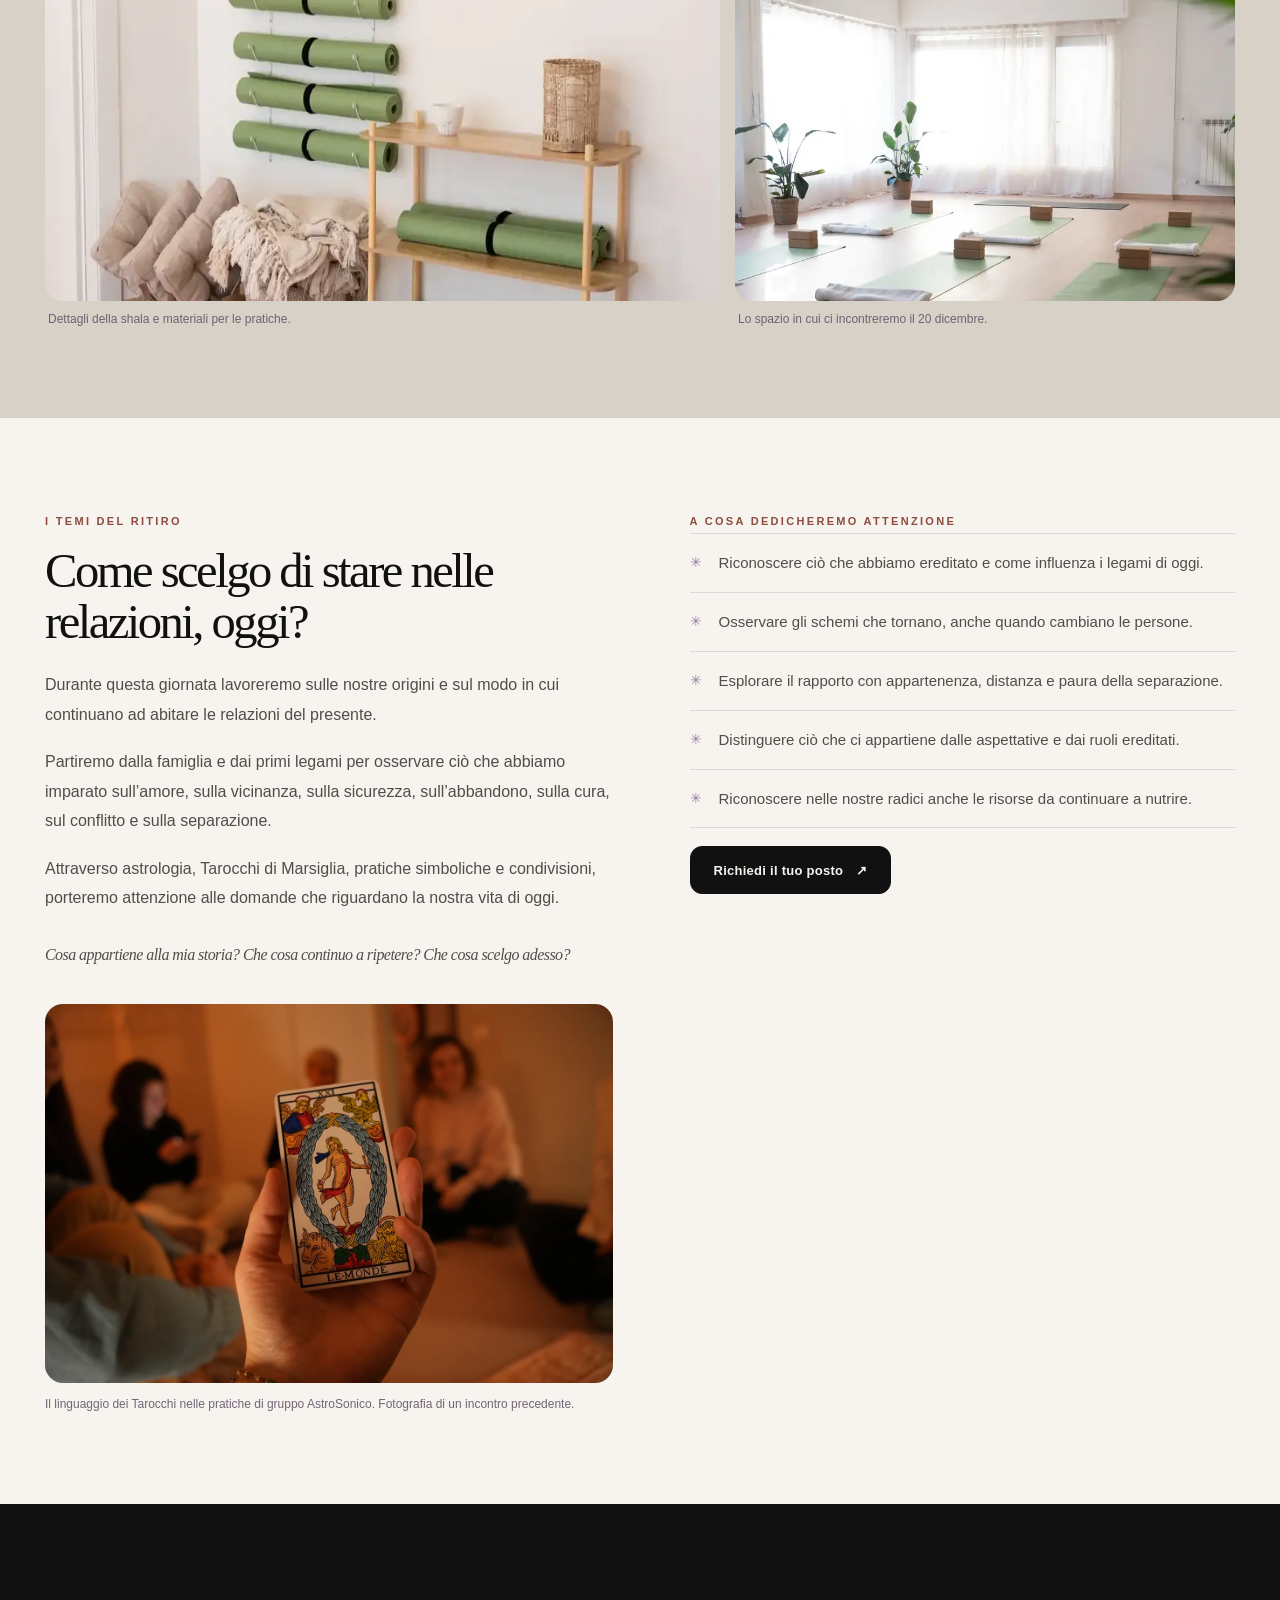
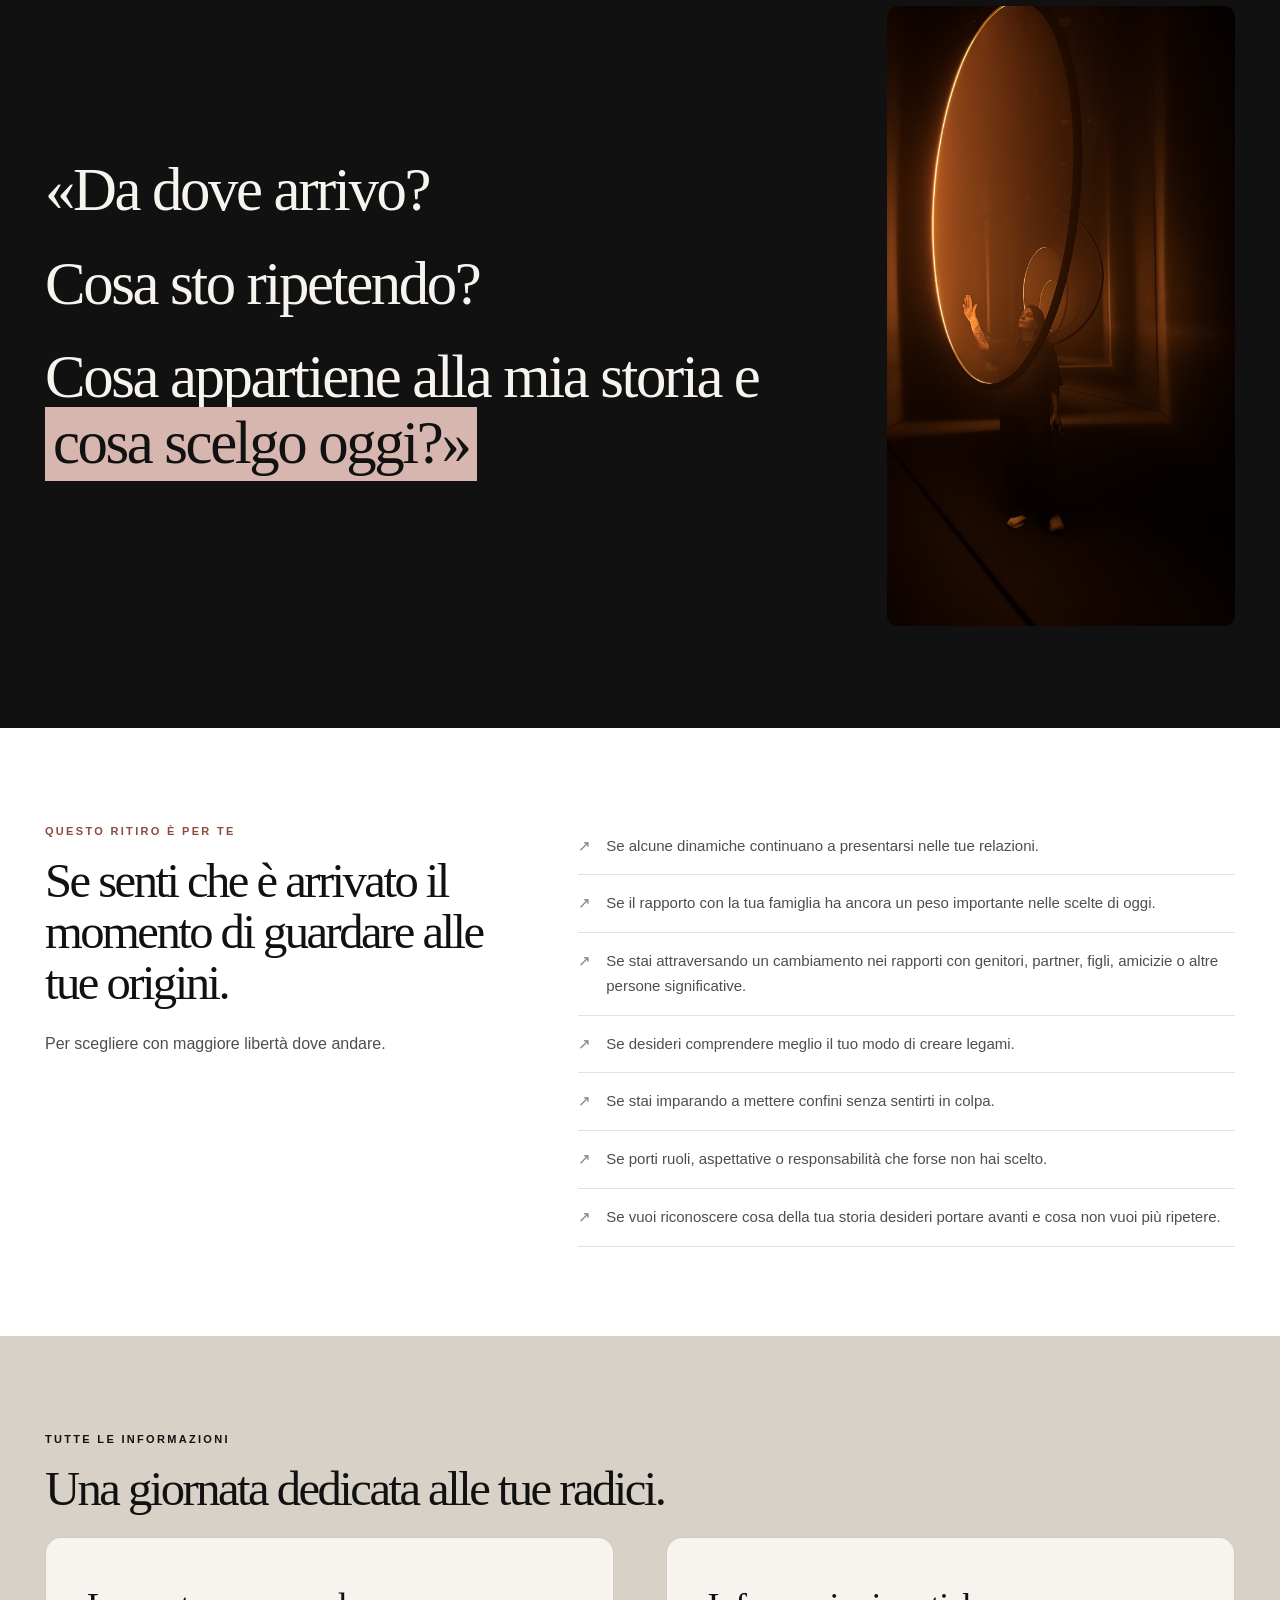
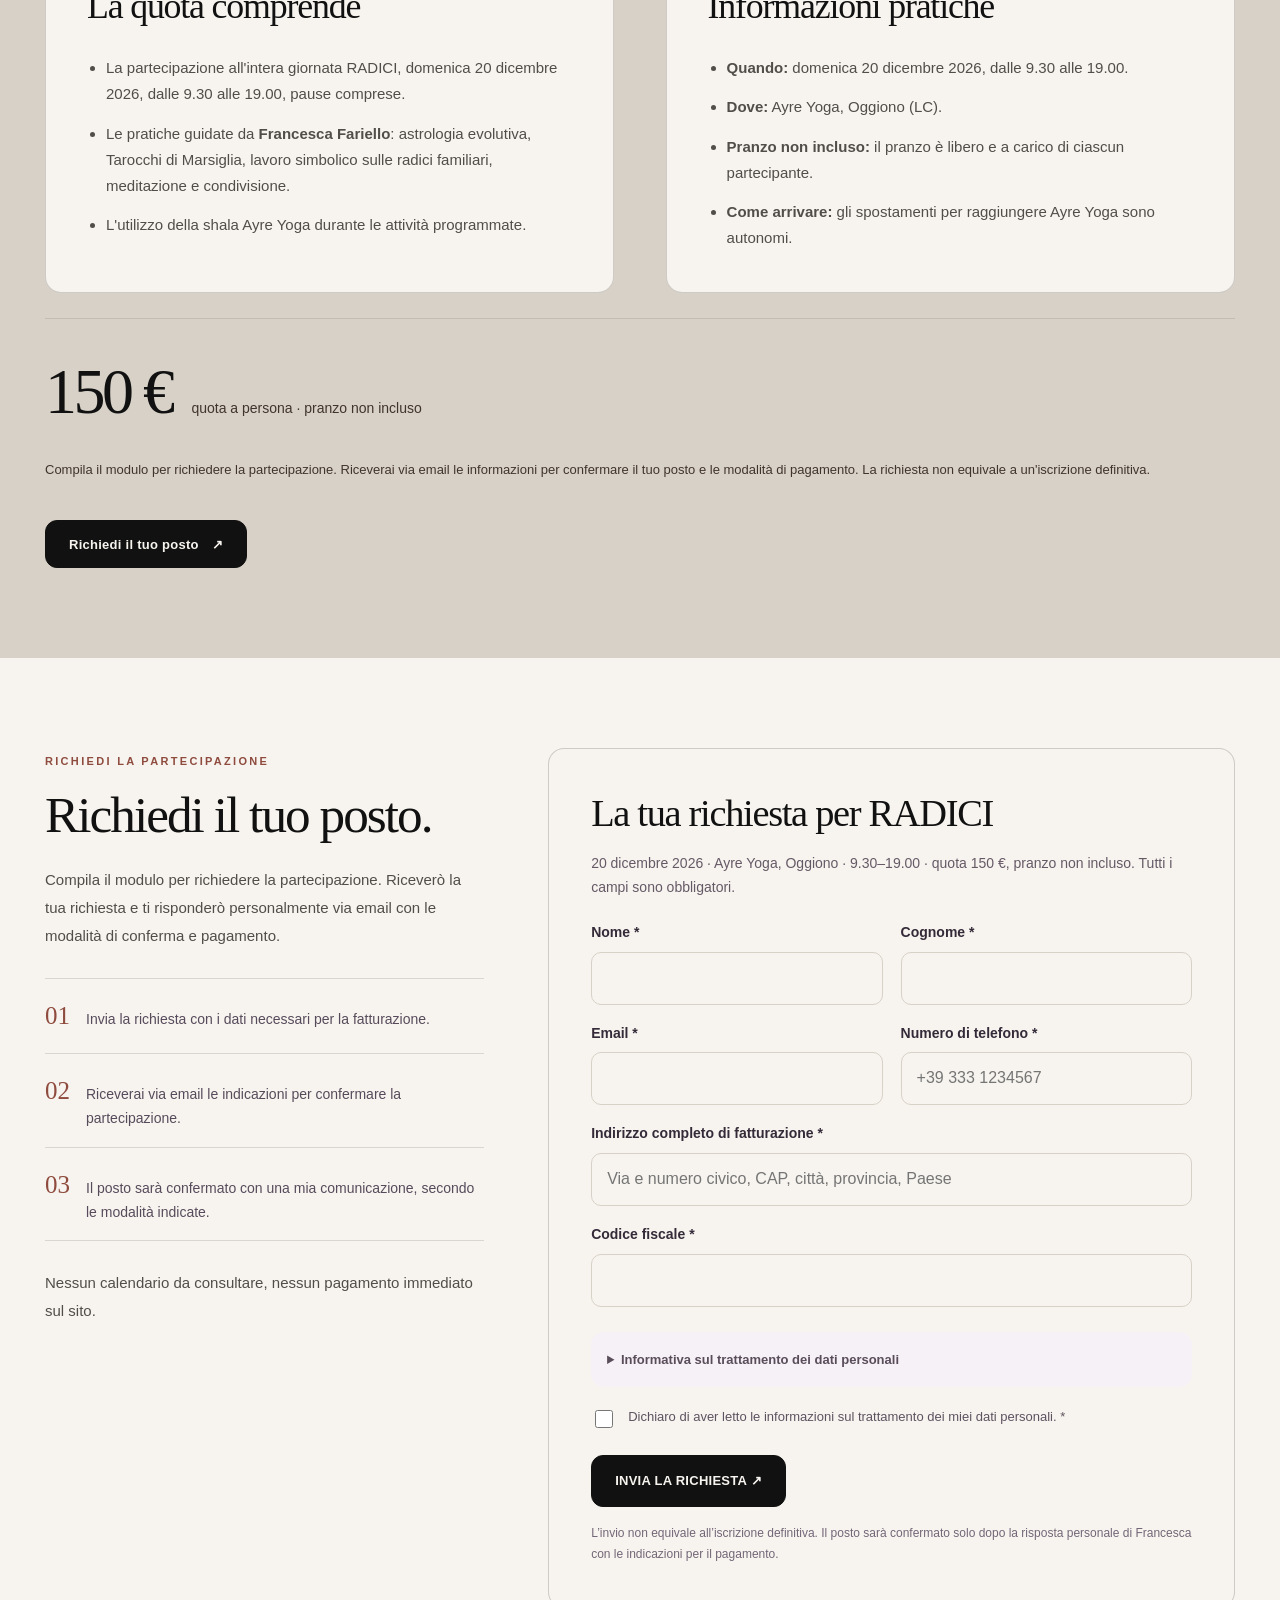
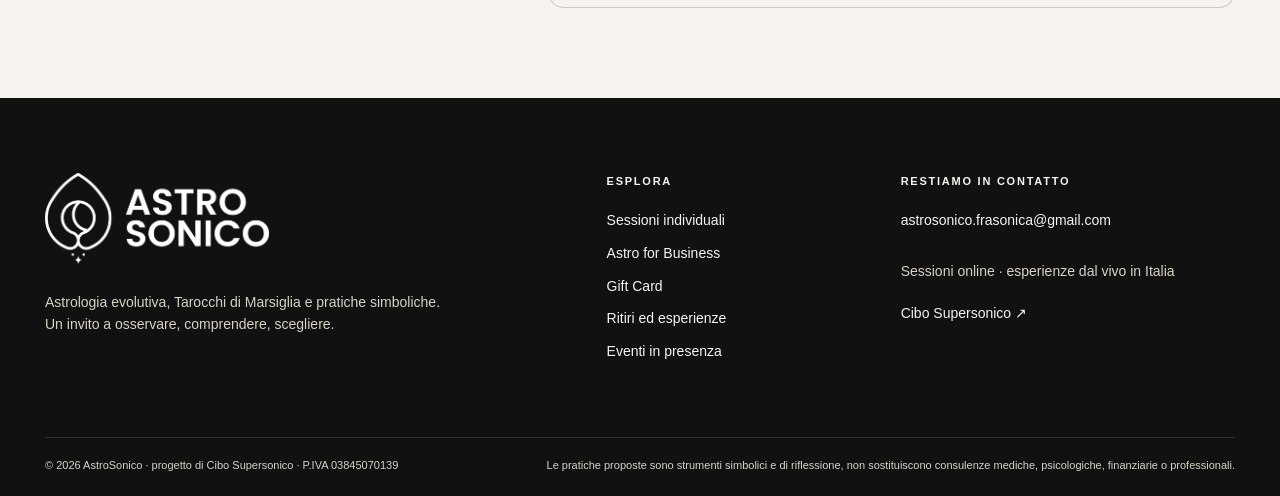
<file: ritiri.html>
<!doctype html><html lang="it"><head><meta charset="utf-8"><meta name="viewport" content="width=device-width,initial-scale=1"><meta name="theme-color" content="#fcfaf9"><meta name="description" content="RADICI, ritiro di una giornata ad Ayre Yoga, Oggiono, il 20 dicembre 2026. Astrologia, Tarocchi e pratiche simboliche dedicate alle radici familiari."><meta property="og:type" content="website"><meta property="og:locale" content="it_IT"><meta property="og:title" content="RADICI | Ritiro di un giorno a Oggiono | AstroSonico"><meta property="og:description" content="Una giornata per osservare le nostre radici, riconoscere ciò che abbiamo ereditato e scegliere come stare nelle relazioni. Domenica 20 dicembre, 9.30–19.00, Oggiono."><meta property="og:image" content="https://www.astrosonico.it/assets/img/ayre-shala.webp"><meta property="og:image:alt" content="La shala di Ayre Yoga a Oggiono, sede del ritiro RADICI"><link rel="canonical" href="https://www.astrosonico.it/ritiri.html"><link rel="stylesheet" href="assets/css/style.css?v=20261022-logo-2"><link rel="icon" type="image/svg+xml" href="assets/img/astrosonico-favicon.svg?v=20261022-logo-2"><title>RADICI | Ritiro di un giorno a Oggiono | AstroSonico</title><style>
.radici-hero{background:linear-gradient(120deg,#f7eff3 0%,#fcfaf9 70%);padding:clamp(60px,7.5vw,100px) 0}
.radici-hero-grid{display:grid;grid-template-columns:minmax(0,1.11fr) minmax(310px,.81fr);gap:clamp(35px,6vw,100px);align-items:center}
.radici-eyebrow{letter-spacing:.17em;font-size:11px;text-transform:uppercase;font-weight:800;color:#765f7b}
.radici-title{font-family:var(--serif);font-size:clamp(76px,10vw,160px);font-weight:400;letter-spacing:-.083em;line-height:.92;margin:17px 0 26px}
.radici-subtitle{font-family:var(--serif);font-size:clamp(24px,2.5vw,35px);line-height:1.32;letter-spacing:-.033em;max-width:700px;margin:0 0 23px;color:#54445a}
.radici-intro{font-size:16px;line-height:1.8;color:#5d5260;margin:0 0 26px;max-width:630px}
.radici-buttons{display:flex;flex-wrap:wrap;align-items:center;gap:19px}
.radici-buttons a.radici-link{font-size:14px;color:#685470;border-bottom:1px solid #685470;font-weight:700;padding-bottom:3px}
.radici-key{margin:22px 0 0;font-size:12px;letter-spacing:.045em;color:#6e6071}
.radici-hero-photo{height:570px;overflow:hidden;border-radius:155px 155px 23px 23px;position:relative;background:#e7dfdc}
.radici-hero-photo img{width:100%;height:100%;object-fit:cover;object-position:50% 50%;filter:saturate(.78)}
.radici-hero-photo:after{content:"";position:absolute;inset:0;background:linear-gradient(0deg,rgba(46,32,47,.43),transparent 46%)}
.radici-photo-caption{position:absolute;bottom:24px;left:28px;z-index:1;color:white;font-size:11px;text-transform:uppercase;letter-spacing:.13em}
.radici-data-strip{background:#fff;border-bottom:1px solid rgba(43,36,50,.11)}
.radici-data-grid{display:grid;grid-template-columns:repeat(4,1fr)}
.radici-data-item{padding:25px 24px;border-right:1px solid rgba(43,36,50,.13)}
.radici-data-item:first-child{padding-left:0}.radici-data-item:last-child{border-right:0;padding-right:0}
.radici-data-item strong{display:block;font-family:var(--serif);font-size:clamp(25px,2.6vw,36px);font-weight:400;letter-spacing:-.035em;line-height:1.2}
.radici-data-item span{font-size:11px;letter-spacing:.095em;text-transform:uppercase;color:#716376;font-weight:700}
.radici-section{padding:clamp(65px,7vw,112px) 0}
.radici-copy-layout{display:grid;grid-template-columns:minmax(0,.54fr) minmax(0,1fr);gap:clamp(30px,7vw,115px);align-items:start}
.radici-section .h-medium{margin-top:13px}
.radici-body{max-width:745px}.radici-body p{font-size:17px;line-height:1.92;color:#524955;margin:0 0 21px}
.radici-verse{font-family:var(--serif);font-size:clamp(26px,3vw,43px);letter-spacing:-.034em;line-height:1.43;margin:27px 0 32px;color:#5c4560}
.radici-verse em{color:#7e6483;font-weight:400}
.radici-divider-line{width:68px;height:1px;background:#8f7495;margin:27px 0}
.radici-text-note{font-size:14px!important;color:#7b6d7e!important}
.radici-location{background:#f2edf3}
.radici-location-grid{display:grid;grid-template-columns:1fr 1fr;gap:clamp(28px,5vw,80px);align-items:center}
.radici-location-grid p{font-size:16px;line-height:1.88;color:#554a5b}
.radici-location-img{height:410px;border-radius:22px;overflow:hidden;background:#e0d8e1}
.radici-location-img img{width:100%;height:100%;object-fit:cover}
.radici-gallery{display:grid;grid-template-columns:1.35fr 1fr;gap:15px;margin-top:20px}
.radici-gallery figure{margin:0;min-width:0}.radici-gallery img{width:100%;height:330px;border-radius:18px;object-fit:cover;display:block}
.radici-gallery figcaption{margin:9px 3px 0;font-size:12px;color:#6e6272;line-height:1.55}
.radici-themes{background:#fff}
.radici-themes-grid{display:grid;grid-template-columns:1.02fr .98fr;gap:clamp(30px,6vw,105px);align-items:start}
.radici-themes-grid p{font-size:16px;line-height:1.83;color:#534a56}
.radici-questions{font-family:var(--serif);font-size:clamp(27px,3vw,40px);font-style:italic;line-height:1.36;letter-spacing:-.035em;color:#705979;margin:28px 0}
.radici-benefits{list-style:none;padding:0;margin:0}
.radici-benefits li{padding:16px 0 16px 29px;position:relative;font-size:15px;line-height:1.73;color:#514759;border-bottom:1px solid rgba(43,36,50,.13);margin:0}
.radici-benefits li:first-child{border-top:1px solid rgba(43,36,50,.13)}
.radici-benefits li:before{content:"✳";position:absolute;left:0;color:#97809d;font-size:14px}
.radici-transition{background:#eee8f0}
.radici-transition-layout{display:grid;grid-template-columns:1fr 1fr;gap:clamp(30px,6vw,95px);align-items:center}
.radici-transition p{font-size:16px;line-height:1.91;color:#564b59}
.radici-transition-quote{font-family:var(--serif);font-size:clamp(28px,3.6vw,48px);line-height:1.32;letter-spacing:-.039em;color:#604c65;border-left:2px solid #9e83a3;padding:15px 0 15px 30px}
.radici-for{background:#fff}
.radici-for-grid{display:grid;grid-template-columns:.82fr 1.18fr;gap:clamp(30px,6vw,96px);align-items:start}
.radici-for>p{font-size:16px;line-height:1.8}
.radici-for-list{padding:0;margin:0;list-style:none}
.radici-for-list li{position:relative;border-bottom:1px solid rgba(43,36,50,.14);padding:16px 0 16px 28px;font-size:15px;line-height:1.65;color:#554959;margin:0}
.radici-for-list li::before{content:"↗";position:absolute;left:0;color:#8d7690}
.radici-included{background:#f7f3f6}
.radici-included-grid{display:grid;grid-template-columns:1fr 1fr;gap:clamp(20px,4vw,65px)}
.radici-included-card{background:#fff;padding:clamp(25px,3.2vw,41px);border:1px solid rgba(43,36,50,.12);border-radius:23px}
.radici-included-card h3{font-family:var(--serif);font-size:clamp(25px,2.8vw,37px);font-weight:400;letter-spacing:-.033em;margin:0 0 20px}
.radici-included-card ul{padding-left:19px;margin:0;color:#504655;font-size:15px;line-height:1.75}
.radici-included-card li+li{margin-top:13px}
.radici-cost{border-top:1px solid rgba(43,36,50,.12);display:flex;align-items:baseline;gap:20px;flex-wrap:wrap;padding-top:23px;margin-top:25px}
.radici-cost strong{font-family:var(--serif);font-size:clamp(46px,5vw,72px);font-weight:400;letter-spacing:-.055em}
.radici-cost span{font-size:14px;color:#6c5e6e}
.radici-details-note{font-size:13px;line-height:1.75;color:#6d5e6f;margin-top:17px}
.radici-form-section{background:linear-gradient(125deg,#eae3ed,#f8f4f7 65%);scroll-margin-top:100px;padding:clamp(60px,7vw,100px) 0}
.radici-form-grid{display:grid;grid-template-columns:minmax(0,.78fr) minmax(0,1.22fr);gap:clamp(30px,5vw,80px);align-items:start}
.radici-form-intro h2{font-family:var(--serif);font-size:clamp(35px,4vw,55px);font-weight:400;line-height:1.13;letter-spacing:-.038em;margin:13px 0 23px}
.radici-form-intro p{font-size:15px;line-height:1.85;color:#594d5b}
.radici-form-steps{padding:0;list-style:none;margin:28px 0;border-top:1px solid rgba(43,36,50,.15)}
.radici-form-steps li{border-bottom:1px solid rgba(43,36,50,.15);padding:16px 0;display:flex;gap:16px;align-items:baseline;font-size:14px;color:#574b5b;line-height:1.7;margin:0}
.radici-form-steps b{font-family:var(--serif);font-size:25px;font-weight:400;color:#806986}
.radici-form{background:#fff;border:1px solid rgba(43,36,50,.14);border-radius:25px;padding:clamp(24px,4vw,42px);box-shadow:0 18px 45px rgba(44,27,51,.05)}
.radici-form h3{font-family:var(--serif);font-weight:400;font-size:clamp(27px,3vw,39px);letter-spacing:-.034em;line-height:1.17;margin:0 0 15px}
.radici-form .description{font-size:14px;color:#655966;line-height:1.72;margin:0 0 23px}
.radici-fields{display:grid;grid-template-columns:1fr 1fr;gap:18px}
.radici-field{display:flex;flex-direction:column;gap:8px}
.radici-field.full{grid-column:1/-1}
.radici-field label{font-size:14px;color:#342a38;font-weight:650}
.radici-field input{background:#fcfaf9;border:1px solid #c9bdcb;border-radius:11px;min-height:51px;padding:13px 15px;font:inherit;width:100%;color:#27212d}
.radici-field input:focus{outline:3px solid #e8d9ed;outline-offset:1px;border-color:#665478}
.radici-form .privacy-info{font-size:13px;line-height:1.78;color:#594d5b;background:#f6f1f6;border-radius:13px;padding:16px;margin:25px 0 19px}
.radici-form .privacy-info summary{font-weight:700;cursor:pointer}
.radici-form .privacy-info p{margin:12px 0 0}
.radici-form .privacy-info a{text-decoration:underline}
.radici-consent{display:flex;gap:12px;align-items:flex-start;font-size:13px;line-height:1.7;color:#5d5260;margin-bottom:24px}
.radici-consent input{width:18px;height:18px;flex:none;margin-top:4px;accent-color:#765f7b}
.radici-submit{cursor:pointer}
.radici-form-note{font-size:12px;color:#736677;line-height:1.76;margin:16px 0 0}
.radici-honey{position:absolute;left:-9999px;width:1px;height:1px;overflow:hidden}
@media(max-width:920px){.radici-hero-grid,.radici-copy-layout,.radici-location-grid,.radici-themes-grid,.radici-transition-layout,.radici-for-grid,.radici-form-grid{grid-template-columns:1fr}.radici-hero-photo{max-width:650px;height:420px;border-radius:23px}.radici-data-grid{grid-template-columns:repeat(2,1fr)}.radici-data-item:nth-child(2){border-right:0}.radici-data-item:nth-child(3){padding-left:0}.radici-for-list{margin-top:12px}}
@media(max-width:620px){.radici-hero{padding:56px 0}.radici-title{font-size:clamp(73px,17vw,110px)}.radici-hero-photo{height:320px}.radici-gallery{grid-template-columns:1fr}.radici-gallery img{height:300px}.radici-data-grid{grid-template-columns:1fr 1fr}.radici-data-item{padding:18px 13px}.radici-data-item:nth-child(odd){padding-left:0}.radici-data-item strong{font-size:24px}.radici-data-item span{font-size:10px}.radici-included-grid,.radici-fields{grid-template-columns:1fr}.radici-form{padding:21px}.radici-form button{width:100%;justify-content:center}.radici-section{padding:59px 0}}
.radici-ritual-photo{margin:35px 0 0}.radici-ritual-photo img{display:block;width:100%;height:auto;max-height:390px;object-fit:cover;border-radius:18px}.radici-ritual-photo figcaption{font-size:12px;line-height:1.7;color:#716575;margin:11px 0 0}.radici-francesca-mini{position:absolute;z-index:3;right:21px;bottom:27px;width:119px!important;height:179px!important;object-fit:cover!important;border-radius:9px!important;border:4px solid #fff;box-shadow:0 12px 28px rgba(0,0,0,.2)}@media(max-width:780px){.radici-francesca-mini{width:88px!important;height:132px!important;right:12px;bottom:19px}}.radici-hero-photo img[alt*="Ayre"]{object-position:50% 43%}
.radici-logistics{font-size:14px;line-height:1.75;color:#6b5b6e;margin:13px 0 0}
.radici-hero .radici-key{line-height:1.8}
@media(max-width:640px){.radici-logistics{font-size:13px}.radici-data-item strong{overflow-wrap:anywhere}}
.radici-guide{background:#fcfaf9}
.radici-guide-grid{display:grid;grid-template-columns:minmax(0,.88fr) minmax(0,1.12fr);gap:clamp(36px,7vw,105px);align-items:center}
.radici-guide-photo{margin:0;max-width:455px;min-width:0}
.radici-guide-photo img{display:block;width:100%;height:auto;aspect-ratio:1000/1265;object-fit:cover;border-radius:18px;background:#27211f}
.radici-guide-content{min-width:0;max-width:630px}
.radici-guide-content .h-medium{margin:15px 0 26px}
.radici-guide-content p{font-size:17px;line-height:1.88;color:#524955;margin:0 0 18px}
@media(max-width:920px){.radici-guide-grid{grid-template-columns:1fr;gap:29px}.radici-guide-photo{max-width:425px}.radici-guide-content .h-medium{margin-top:12px}}
@media(max-width:620px){.radici-guide-photo{max-width:100%}.radici-guide-content p{font-size:16px;line-height:1.8}}
</style><link rel="stylesheet" media="screen and (max-width: 640px)" href="assets/css/mobile-editorial.css?v=20261026-4"><link rel="stylesheet" media="screen and (min-width: 641px)" href="assets/css/desktop-editorial.css?v=20261026-2">
<style id="radici-mobile-streamline">
/* RADICI: mobile-first reading path without modifying the expanded desktop story. */
.radici-mobile-only{display:none}
.radici-inline-cta{margin-top:18px;min-height:48px}
.radici-cost-cta{margin-top:20px}
@media(max-width:680px){
 main .radici-mobile-only{display:block}
 main .radici-hero{padding:24px 0 29px!important}
 main .radici-hero-grid{gap:0!important}
 main .radici-title{font-size:clamp(65px,18vw,90px)!important;line-height:.94!important;letter-spacing:-.075em!important;margin:8px 0 13px!important}
 main .radici-mobile-hook{max-width:350px;font-family:var(--serif);font-size:clamp(25px,7.1vw,32px);line-height:1.16;letter-spacing:-.025em;color:#161616;margin:0 0 15px}
 main .radici-subtitle,main .radici-intro{display:none!important}
 main .radici-hero .radici-eyebrow{line-height:1.45!important;letter-spacing:.1em!important}
 main .radici-key{margin:8px 0 17px!important;max-width:355px;font-size:13px!important;line-height:1.63!important;letter-spacing:0!important;color:#252525!important}
 main .radici-key strong{font-weight:750}
 main .radici-key-break{display:block;height:0;visibility:hidden}
 main .radici-buttons{display:block}
 main .radici-buttons .button,main .radici-inline-cta{display:flex;width:100%;max-width:none;justify-content:center;text-align:center}
 main .radici-buttons .radici-link{display:none}
 main .radici-hero-photo{height:205px!important;margin-top:24px!important;border-radius:13px!important}
 main .radici-hero-photo img:first-child{object-position:50% 39%!important}
 main .radici-hero-photo .radici-francesca-mini{display:none!important}
 main .radici-photo-caption{bottom:13px;left:15px;font-size:10px}
 main .radici-data-strip{display:none!important}
 main .radici-section{padding:30px 0!important}
 main .radici-guide{padding:28px 0 24px!important}
 main .radici-guide-grid{gap:19px!important}
 main .radici-guide-photo{max-width:none!important;width:100%}
 main .radici-guide-photo img{height:235px!important;aspect-ratio:auto!important;object-fit:cover!important;object-position:50% 24%!important;border-radius:11px!important}
 main .radici-guide-content .eyebrow{display:block;margin-top:0}
 main .radici-guide-content .h-medium{font-size:clamp(28px,7.6vw,34px)!important;line-height:1.15!important;margin:8px 0 10px!important}
 main .radici-guide-content p:first-of-type{display:none!important}
 main .radici-guide-content p{font-size:15px!important;line-height:1.58!important;margin:0!important}
 main #il-ritiro .radici-copy-layout{gap:13px!important}
 main #il-ritiro .radici-text-note,main #il-ritiro .radici-divider-line{display:none}
 main #il-ritiro .radici-body p.reading-detail,
 main #il-ritiro .radici-body>p:not(.reading-lead):not(.radici-mobile-only){display:none!important}
 main #il-ritiro .radici-body p.reading-lead{font-size:15px!important;line-height:1.65!important;margin:0 0 13px!important}
 main #il-ritiro .radici-verse{font-size:clamp(25px,6.8vw,32px)!important;line-height:1.25!important;margin:14px 0!important}
 main .radici-punch{font-size:20px!important;line-height:1.35!important;font-weight:700!important;color:#111!important;margin:0 0 12px!important}
 main #il-ritiro .radici-inline-cta{margin-top:17px!important}
 main .radici-location-grid{gap:16px!important}
 main .radici-location-grid p:not(:first-of-type){display:none!important}
 main .radici-location-grid p:first-of-type{font-size:15px!important;line-height:1.6!important;margin:0!important}
 main .radici-location-img{height:205px!important;border-radius:12px!important}
 main .radici-gallery{display:none!important}
 main .radici-themes-grid{gap:16px!important}
 main .radici-themes-grid p.reading-detail,
 main .radici-themes-grid>div:first-child>p:not(.reading-lead):not(.radici-questions){display:none!important}
 main .radici-themes-grid .radici-questions,main .radici-ritual-photo{display:none!important}
 main .radici-themes-grid p.reading-lead{font-size:15px!important;line-height:1.65!important;margin:0!important}
 main .radici-benefits li{font-size:15px!important;line-height:1.52!important;padding:10px 0 10px 26px!important}
 main .radici-benefits li:nth-child(3),main .radici-benefits li:nth-child(4){display:none!important}
 main .radici-time-note{font-size:14px!important;line-height:1.5!important;font-weight:650!important;margin:17px 0 0!important}
 main .radici-transition,main .radici-for{display:none!important}
 main .radici-included{padding:29px 0!important}
 main .radici-included-grid{gap:11px!important}
 main .radici-included-card{padding:18px 19px!important;border-radius:13px!important}
 main .radici-included-card h3{font-size:24px!important;margin:0 0 12px!important}
 main .radici-included-card li{font-size:14px!important;line-height:1.55!important;margin:0 0 7px!important}
 main .radici-included-card:first-child li:first-child,
 main .radici-included-card:first-child li:last-child,
 main .radici-included-card:last-child li:first-child,
 main .radici-included-card:last-child li:nth-child(2){display:none!important}
 main .radici-included-card li:last-child{margin-bottom:0!important}
 main .radici-cost{padding-top:19px!important;margin-top:19px!important}
 main .radici-cost strong{font-size:47px!important}
 main .radici-details-note{font-size:13px!important;line-height:1.5!important;margin:9px 0 0!important}
 main .radici-form-section{padding:31px 0 45px!important}
 main .radici-form-grid{gap:17px!important}
 main .radici-form-intro h2{font-size:clamp(31px,8vw,37px)!important;line-height:1.12!important;margin:4px 0 11px!important}
 main .radici-form-intro .radici-form-steps,main .radici-form-intro>p:last-child{display:none!important}
 main .radici-form-intro p{font-size:14px!important;line-height:1.53!important;margin:0!important}
 main .radici-form{padding:18px!important}
 main .radici-form h3{font-size:24px!important;line-height:1.2!important;margin-bottom:7px!important}
 main .radici-form .description{font-size:13px!important;line-height:1.5!important}
 main .radici-fields{gap:12px!important}
 main .radici-inline-cta{min-height:50px!important}
}
</style>
<style id="radici-mobile-redesign">
/* Un percorso di lettura dedicato agli schermi piccoli; contenuto desktop invariato. */
.radici-mobile-landing{display:none}
@media(max-width:780px){
  main > .radici-hero,
  main > .radici-data-strip,
  main > .radici-section{display:none!important}
  main .radici-mobile-landing{display:block!important;color:#111;background:#F7F4EF;overflow:hidden}
  main .radici-mobile-landing *{box-sizing:border-box}
  main .rm-wrap{width:min(calc(100% - 38px),520px);margin:0 auto}
  main .rm-overline{font-family:var(--sans);font-size:10px!important;font-weight:800;letter-spacing:.14em;line-height:1.5;text-transform:uppercase;margin:0 0 13px;color:#8E4B3E}
  main .rm-section-title{font-family:var(--serif)!important;font-weight:400!important;font-size:clamp(34px,9.6vw,48px)!important;letter-spacing:-.05em!important;line-height:1.08!important;margin:0 0 20px!important;color:#111}
  main .rm-cta{display:flex;min-height:54px;align-items:center;justify-content:space-between;gap:16px;text-decoration:none;font-family:var(--sans);font-size:14px!important;letter-spacing:.01em;font-weight:750;padding:14px 20px;border-radius:100px;margin-top:23px;max-width:100%;transition:filter .2s}
  main .rm-cta:focus-visible{outline:3px solid #8E4B3E;outline-offset:4px}
  main .rm-cta span{font-size:21px;line-height:1}
  main .rm-cta-dark{color:#F7F4EF!important;background:#111}
  main .rm-cta-light{color:#111!important;background:#F7F4EF}
  main .rm-hero{background:#F7F4EF;padding:31px 0 0}
  main .rm-hero-title{font-family:var(--serif)!important;font-size:clamp(73px,20vw,108px)!important;line-height:.94!important;letter-spacing:-.09em!important;font-weight:400!important;margin:6px 0 19px!important;color:#111}
  main .rm-hero-title span{color:#8E4B3E}
  main .rm-hero-statement{font-family:var(--serif);font-size:clamp(30px,8.7vw,41px)!important;line-height:1.1!important;letter-spacing:-.045em;max-width:450px;font-weight:400;margin:0 0 15px!important;color:#111}
  main .rm-hero-intro{font-size:15px!important;line-height:1.6!important;color:#514D49;margin:0 0 22px!important;max-width:450px}
  main .rm-essentials{border-top:1px solid #c8c0b5;padding-top:13px}
  main .rm-essentials p{font-size:13px!important;line-height:1.55!important;margin:0 0 5px!important;color:#222}
  main .rm-essentials strong{font-weight:750}
  main .rm-essentials .rm-hero-price{margin-top:9px!important}
  main .rm-hero-visual{position:relative;margin:29px 0 0;height:260px;background:#D8D1C7;overflow:hidden}
  main .rm-hero-visual img{display:block;width:100%;height:100%!important;object-fit:cover!important;object-position:50% 46%!important}
  main .rm-hero-visual:after{content:"";position:absolute;inset:45% 0 0;background:linear-gradient(to bottom,transparent,rgba(0,0,0,.47));pointer-events:none}
  main .rm-hero-visual figcaption{position:absolute;bottom:17px;left:20px;z-index:1;color:white;font-size:10px;font-weight:750;letter-spacing:.1em;text-transform:uppercase}
  main .rm-guide{padding:45px 0 43px;background:#fff}
  main .rm-guide-portrait{width:min(100%,390px);margin:0 0 22px}
  main .rm-guide-portrait img{width:100%;height:auto;aspect-ratio:4/5;max-height:440px;object-fit:cover;object-position:50% 31%;border-radius:11px;background:#28221e}
  main .rm-guide .rm-section-title{margin-bottom:14px!important}
  main .rm-guide p:not(.rm-overline){font-size:15px!important;line-height:1.64!important;color:#4b4743;margin:0 0 12px!important}
  main .rm-why{padding:52px 0 55px;background:#111;color:#F7F4EF}
  main .rm-why .rm-overline{color:#D8B6B0}
  main .rm-why .rm-section-title{color:#F7F4EF!important;font-size:clamp(40px,10.6vw,54px)!important;margin-bottom:22px!important}
  main .rm-why p:not(.rm-overline){font-size:15px!important;line-height:1.7!important;color:#E9E5DF;margin:0 0 15px!important}
  main .rm-why .rm-why-emphasis{font-family:var(--serif);font-size:clamp(26px,7.2vw,34px)!important;line-height:1.2!important;letter-spacing:-.025em;color:#fff!important;margin:25px 0 0!important}
  main .rm-why .rm-cta{margin-top:27px}
  main .rm-experience{padding:47px 0 53px;background:#F7F4EF}
  main .rm-experience .rm-section-title{max-width:510px;margin-bottom:24px!important}
  main .rm-steps{border-top:1px solid #cfc7be}
  main .rm-step{display:grid;grid-template-columns:40px minmax(0,1fr);gap:12px;align-items:start;padding:18px 0;border-bottom:1px solid #cfc7be}
  main .rm-step-no{font-size:11px;line-height:1.7;color:#8E4B3E;font-weight:800;letter-spacing:.1em}
  main .rm-step h3{font-family:var(--serif)!important;font-size:27px!important;line-height:1.15!important;letter-spacing:-.02em;font-weight:400!important;margin:0 0 7px!important;color:#111}
  main .rm-step p{font-size:14px!important;line-height:1.57!important;margin:0!important;color:#57514d}
  main .rm-experience .rm-cta{margin-top:26px}
  main .rm-fit{padding:47px 0 49px;background:#D8D1C7}
  main .rm-fit .rm-section-title{margin-bottom:22px!important}
  main .rm-fit-list{list-style:none;padding:0;margin:0}
  main .rm-fit-list li{padding:12px 0 13px 24px;position:relative;font-size:15px!important;line-height:1.57!important;margin:0;border-bottom:1px solid rgba(17,17,17,.17);color:#24211f}
  main .rm-fit-list li:first-child{border-top:1px solid rgba(17,17,17,.17)}
  main .rm-fit-list li:before{content:"✳";position:absolute;left:0;top:12px;font-size:12px;color:#8E4B3E}
  main .rm-info{padding:0 0 49px;background:#fff}
  main .rm-place-photo{margin:0 0 38px;height:235px;overflow:hidden;background:#D8D1C7}
  main .rm-place-photo img{width:100%;height:100%!important;object-fit:cover!important;object-position:50% 48%!important;display:block}
  main .rm-info .rm-section-title{margin-bottom:21px!important}
  main .rm-specs{margin:0}
  main .rm-specs>div{padding:12px 0;border-bottom:1px solid #ded8d2}
  main .rm-specs dt{font-size:10px;letter-spacing:.12em;text-transform:uppercase;font-weight:800;color:#8E4B3E;margin-bottom:4px}
  main .rm-specs dd{font-size:15px;line-height:1.5;color:#252321;margin:0}
  main .rm-price-row{display:flex;align-items:flex-end;justify-content:space-between;gap:15px;margin-top:22px;padding:18px 0;border-block:1px solid #d3cbc4}
  main .rm-price-row span{font-size:13px;color:#4c4643}
  main .rm-price-row strong{font:400 57px/.95 var(--serif);letter-spacing:-.06em;color:#111;white-space:nowrap}
  main .rm-meals{font-size:13px!important;line-height:1.6!important;color:#514D49;margin:17px 0 0!important}
  main .rm-info .rm-cta{margin-top:23px}
  main .rm-note{font-size:12px!important;line-height:1.5!important;color:#77706b;margin:12px 0 0!important}
  main #richiedi-radici{padding:44px 0 56px!important;background:#F7F4EF!important;scroll-margin-top:78px}
  main #richiedi-radici .radici-form-intro h2{font-size:clamp(35px,10vw,45px)!important;line-height:1.07!important;margin:0 0 14px!important}
  main #richiedi-radici .radici-form-intro .eyebrow{color:#8E4B3E}
  main #richiedi-radici .radici-form-intro>p:first-of-type{font-size:14px!important;line-height:1.62!important}
  main #richiedi-radici .radici-form-intro .radici-form-steps,main #richiedi-radici .radici-form-intro>p:last-of-type{display:none!important}
  main #richiedi-radici .radici-form h3{display:none!important}
  main #richiedi-radici .radici-form{padding:20px!important;border-radius:15px!important}
  main #richiedi-radici .radici-form .description{font-size:12px!important;line-height:1.55!important;color:#514D49!important;margin-bottom:18px!important}
  main #richiedi-radici .radici-fields{gap:10px!important}
  main #richiedi-radici .radici-form label{font-size:13px!important}
  main #richiedi-radici .radici-submit{width:100%;min-height:52px!important}
}
@media(min-width:781px){
  .radici-mobile-landing{display:none!important}
}
</style>
<style id="radici-color-rhythm">
/* RADICI: ritmo editoriale dopo la rimozione della sezione fotografica.
   Le regole sono circoscritte alla pagina e non alterano i contenuti. */
@media (min-width:781px) {
  main > .radici-guide { background:#F7F4EF; }
  main > #il-ritiro { background:#FFFFFF; }
  main > .radici-location { background:#D8D1C7; }
  main > .radici-themes { background:#F7F4EF; }
  main > .radici-transition { background:#111111; color:#F7F4EF; }
  main > .radici-transition :is(h2,h3,p,.h-medium,.h-large) { color:#F7F4EF; }
  main > .radici-transition .eyebrow { color:#D8B6B0; }
  main > .radici-transition .radici-transition-quote { color:#F7F4EF; border-color:#D8B6B0; }
  main > .radici-for { background:#FFFFFF; }
  main > .radici-included { background:#D8B6B0; }
  main > .radici-included .eyebrow { color:#111111; }
  main > .radici-included .radici-included-card { background:#F7F4EF; border-color:rgba(17,17,17,.18); }
  main > .radici-included .radici-cost span,
  main > .radici-included .radici-details-note { color:#40342E; }
  main > #richiedi-radici { background:#F7F4EF; }
}
@media (max-width:780px) {
  main .radici-mobile-landing .rm-fit { background:#D8B6B0; }
  main .radici-mobile-landing .rm-fit .rm-overline,
  main .radici-mobile-landing .rm-fit-list li::before { color:#4C2C26; }
}
</style>
<style id="radici-photo-questions">
/* RADICI — intermezzo tipografico: manifesto in dialogo con Astro for Business,
   fotografia originale a lato, parole prima dell'immagine. */
@media (min-width:781px) {
  main > .radici-transition {
    background:#111111!important;color:#F7F4EF!important;
    padding:clamp(70px,8vw,130px) 0!important;
  }
  main > .radici-transition .radici-transition-layout {
    display:grid;
    grid-template-columns:minmax(0,1.8fr) minmax(210px,.8fr);
    gap:clamp(26px,4.5vw,76px);
    align-items:center;
  }
  main > .radici-transition .radici-transition-copy {min-width:0;}
  main > .radici-transition .radici-transition-quote {
    padding:0!important;border:0!important;margin:0!important;
    font-family:var(--serif),Georgia,serif;
    font-size:clamp(40px,4.75vw,76px)!important;
    line-height:1.075!important;letter-spacing:-.039em!important;
    font-weight:400!important;color:#F7F4EF!important;max-width:860px;
    text-wrap:pretty;
  }
  main > .radici-transition .radici-transition-quote > span {
    display:block;margin:0 0 clamp(23px,2.2vw,35px);max-width:100%;
  }
  main > .radici-transition .radici-transition-quote > span:last-child {margin-bottom:0;}
  main > .radici-transition .radici-transition-quote em {
    display:inline;max-width:100%;
    padding:.025em .13em .09em;
    background:#D8B6B0;color:#111111!important;
    box-decoration-break:clone;-webkit-box-decoration-break:clone;
    font-style:normal;font-weight:500;
  }
  main > .radici-transition .radici-transition-media {
    margin:0;width:100%;max-width:410px;justify-self:end;
    overflow:hidden;border-radius:10px;background:#27160D;
  }
  main > .radici-transition .radici-transition-media img {
    display:block;width:100%;height:auto;aspect-ratio:9/16;
    object-fit:contain;object-position:50% 50%;
  }
}
@media (max-width:780px) {
  main .radici-mobile-landing .rm-why {padding-top:53px;padding-bottom:48px;background:#111111;}
  main .radici-mobile-landing .rm-why-media {
    margin:29px 0 0;width:100%;overflow:hidden;border-radius:12px;background:#27160D;
    aspect-ratio:4/5;
  }
  main .radici-mobile-landing .rm-why-media img {
    display:block;width:100%;height:100%;object-fit:cover;object-position:50% 57%;
  }
  main .radici-mobile-landing .rm-why-questions {
    margin:0;padding:0;border:0;
    font-family:var(--serif);font-size:clamp(29px,8.25vw,38px);
    line-height:1.10;letter-spacing:-.032em;color:#F7F4EF;
  }
  main .radici-mobile-landing .rm-why-questions > span {display:block;margin-bottom:24px;}
  main .radici-mobile-landing .rm-why-questions > span:last-child {margin-bottom:0;}
  main .radici-mobile-landing .rm-why-questions em {
    display:inline;padding:.035em .12em .11em;
    background:#D8B6B0;color:#111111;
    box-decoration-break:clone;-webkit-box-decoration-break:clone;
    font-style:normal;font-weight:500;
  }
  main .radici-mobile-landing .rm-why .rm-cta {margin-top:24px;}
}
</style></head><body><a class="skip-link" href="#contenuto">Vai al contenuto</a><header class="site-header"><div class="container nav-inner"><a class="brand" href="index.html" aria-label="AstroSonico, torna alla homepage"><img class="brand-logo" src="assets/img/astrosonico-logo.svg?v=20261022-logo-2" alt="AstroSonico" width="1839" height="750"></a><nav class="desktop-nav" aria-label="Navigazione principale"><a class="nav-link" href="index.html">Home</a><a class="nav-link" href="sessioni.html">Sessioni individuali</a><a class="nav-link" href="astro-for-business.html">Astro for Business</a><a class="nav-link" href="gift-card.html">Gift Card</a><a class="nav-link" href="ritiri.html" aria-current="page">Ritiri</a><a class="nav-link" href="eventi.html">Eventi</a></nav><a class="nav-cta desktop-cta" href="https://wa.me/393458156966" target="_blank" rel="noopener noreferrer" aria-label="Scrivimi su WhatsApp">Scrivimi <span class="mobile-action-glyph" aria-hidden="true">↗</span></a><details class="mobile-menu"><summary aria-label="Apri il menu di navigazione"><span class="menu-glyph" aria-hidden="true">☰</span><span>Menu</span></summary><nav class="mobile-nav" aria-label="Navigazione mobile"><a href="index.html">Home</a><a href="sessioni.html">Sessioni individuali</a><a href="astro-for-business.html">Astro for Business</a><a href="gift-card.html">Gift Card</a><a href="ritiri.html" aria-current="page">Ritiri</a><a href="eventi.html">Eventi</a><a class="nav-cta" href="https://wa.me/393458156966" target="_blank" rel="noopener noreferrer" aria-label="Scrivimi su WhatsApp">Scrivimi <span class="mobile-action-glyph" aria-hidden="true">↗</span></a></nav></details></div></header><main id="contenuto">
<div class="radici-mobile-landing" aria-label="RADICI, ritiro di una giornata">

  <section class="rm-hero" aria-labelledby="rm-title">
    <div class="rm-wrap">
      <p class="rm-overline">AstroSonico · Ritiro esperienziale</p>
      <h1 class="rm-hero-title" id="rm-title">RADICI<span aria-hidden="true">.</span></h1>
      <p class="rm-hero-statement">Non tutto ciò che portiamo ci appartiene.</p>
      <p class="rm-hero-intro">Una giornata per tornare alle origini e osservare come vivono ancora nelle relazioni di oggi.</p>
      <div class="rm-essentials">
        <p><strong>Domenica 20 dicembre 2026</strong></p>
        <p>Ayre Yoga · Oggiono (LC) <span aria-hidden="true">·</span> 9.30–19.00</p>
        <p class="rm-hero-price"><strong>150 €</strong> a persona <span aria-hidden="true">·</span> pranzo non incluso</p>
      </div>
      <a class="rm-cta rm-cta-dark" href="#richiedi-radici">Richiedi il tuo posto <span aria-hidden="true">↗</span></a>
    </div>
    <figure class="rm-hero-visual">
      <img src="assets/img/ayre-shala.webp" width="840" height="1061" loading="eager" fetchpriority="high" alt="La shala di Ayre Yoga a Oggiono, dove si svolgerà RADICI">
      <figcaption>Ayre Yoga · Oggiono</figcaption>
    </figure>
  </section>

  <section class="rm-guide" aria-labelledby="rm-guide-title">
    <div class="rm-wrap">
      <figure class="rm-guide-portrait"><img src="assets/img/francesca-radici.jpg" width="1000" height="1265" loading="lazy" decoding="async" alt="Francesca Fariello, ideatrice e guida del ritiro RADICI"></figure>
      <p class="rm-overline">Chi conduce la giornata</p>
      <h2 class="rm-section-title" id="rm-guide-title">Con Francesca Fariello.</h2>
      <p>RADICI è una giornata di lavoro simbolico attraverso astrologia evolutiva, Tarocchi di Marsiglia, metagenealogia, meditazione e pratiche di ascolto.</p>
      <p>Uno spazio per osservare le proprie origini e il modo in cui continuano a vivere nelle relazioni.</p>
    </div>
  </section>

  <section class="rm-why" aria-label="Le domande di RADICI">
    <div class="rm-wrap">
      <blockquote class="rm-why-questions">
        <span>«Da dove arrivo?</span>
        <span>Cosa sto ripetendo?</span>
        <span>Cosa appartiene alla mia storia e <em>cosa scelgo oggi?»</em></span>
      </blockquote>
      <figure class="rm-why-media">
        <img src="assets/img/radici-cerchi-luce-originale.jpg?v=20261115-original" width="1152" height="2048" loading="lazy" decoding="async" alt="Francesca sotto un'installazione luminosa circolare, immersa in una luce ambrata">
      </figure>
      <a class="rm-cta rm-cta-light" href="#richiedi-radici">Richiedi il tuo posto <span aria-hidden="true">↗</span></a>
    </div>
  </section>

  <section class="rm-experience" aria-labelledby="rm-experience-title">
    <div class="rm-wrap">
      <p class="rm-overline">Il lavoro della giornata</p>
      <h2 class="rm-section-title" id="rm-experience-title">Quattro movimenti. Un'unica domanda: cosa scelgo adesso?</h2>
      <div class="rm-steps">
        <article class="rm-step"><span class="rm-step-no">01</span><div><h3>Osservare.</h3><p>Ciò che abbiamo ereditato e ciò che continua a ripetersi nelle relazioni.</p></div></article>
        <article class="rm-step"><span class="rm-step-no">02</span><div><h3>Distinguere.</h3><p>La nostra voce dai ruoli e dalle aspettative che abbiamo imparato a portare.</p></div></article>
        <article class="rm-step"><span class="rm-step-no">03</span><div><h3>Riconoscere.</h3><p>Le risorse ricevute, oltre ai pesi che la nostra storia ci ha lasciato.</p></div></article>
        <article class="rm-step"><span class="rm-step-no">04</span><div><h3>Scegliere.</h3><p>Che cosa desideriamo custodire e cosa non vogliamo più ripetere.</p></div></article>
      </div>
      <a class="rm-cta rm-cta-dark" href="#richiedi-radici">Richiedi il tuo posto <span aria-hidden="true">↗</span></a>
    </div>
  </section>

  <section class="rm-fit" aria-labelledby="rm-fit-title">
    <div class="rm-wrap">
      <p class="rm-overline">A chi si rivolge</p>
      <h2 class="rm-section-title" id="rm-fit-title">Forse è il momento di guardare da dove arrivi.</h2>
      <ul class="rm-fit-list">
        <li>Alcune dinamiche continuano a ripetersi nelle tue relazioni.</li>
        <li>La storia familiare pesa ancora sulle scelte di oggi.</li>
        <li>Stai imparando a mettere confini senza sentirti in colpa.</li>
        <li>Vuoi comprendere cosa portare avanti e cosa lasciare andare.</li>
      </ul>
    </div>
  </section>

  <section class="rm-info" aria-labelledby="rm-info-title">
    <figure class="rm-place-photo"><img src="assets/img/ayre-studio.webp" width="840" height="1260" loading="lazy" decoding="async" alt="Interno dello studio Ayre Yoga a Oggiono, con tappetini, luce naturale e piante"></figure>
    <div class="rm-wrap">
      <p class="rm-overline">Le informazioni</p>
      <h2 class="rm-section-title" id="rm-info-title">Una giornata. Tutto essenziale.</h2>
      <dl class="rm-specs">
        <div><dt>Quando</dt><dd>Domenica 20 dicembre 2026</dd></div>
        <div><dt>Orario</dt><dd>9.30–19.00</dd></div>
        <div><dt>Dove</dt><dd>Ayre Yoga · Oggiono (LC)</dd></div>
        <div><dt>La quota comprende</dt><dd>La giornata e le pratiche guidate da Francesca Fariello.</dd></div>
      </dl>
      <div class="rm-price-row"><span>Quota a persona</span><strong>150 €</strong></div>
      <p class="rm-meals"><strong>Il pranzo non è incluso nella quota.</strong> È prevista una pausa pranzo; potrai scegliere liberamente dove mangiare nei dintorni della shala. Gli spostamenti per raggiungere Ayre Yoga sono autonomi. Il ritiro termina alle 19.00 e non prevede una cena organizzata.</p>
      <p class="rm-note">La richiesta non è una prenotazione confermata. Riceverai via email i prossimi passaggi.</p>
    </div>
  </section>
</div>

<section class="radici-hero"><div class="container radici-hero-grid"><div>
<span class="radici-eyebrow">Ritiro esperienziale · Domenica 20 dicembre 2026 · Ayre Yoga, Oggiono</span>
<h1 class="radici-title">RADICI.</h1><p class="radici-mobile-only radici-mobile-hook">Da dove arrivo? Che cosa continuo a ripetere? Che cosa scelgo oggi?</p>
<p class="radici-subtitle">Una giornata per osservare le nostre radici, riconoscere ciò che abbiamo ereditato e scegliere come stare nelle relazioni.</p>
<p class="radici-intro">Famiglia. Infanzia. Appartenenza. Relazioni. Separazioni. Memoria. Eredità. Ci sono storie che continuiamo a portare con noi, anche quando siamo convinte di averle lasciate lontano.</p>
<p class="radici-key"><strong>20 dicembre · 9.30–19.00</strong><span class="radici-key-break"> · </span>Ayre Yoga, Oggiono · <strong>150 €</strong> · pranzo non incluso</p>
<div class="radici-buttons"><a class="button button-primary" href="#richiedi-radici">Richiedi il tuo posto <span class="mobile-action-glyph" aria-hidden="true">↗</span></a><a class="radici-link" href="#il-ritiro">Leggi il racconto del ritiro <span class="mobile-action-glyph" aria-hidden="true">↓</span></a></div>
</div><div class="radici-hero-photo"><img src="assets/img/ayre-shala.webp" loading="eager" fetchpriority="high" width="840" height="1061" alt="La shala luminosa di Ayre Yoga a Oggiono, con tappetini e piante"><img class="radici-francesca-mini" src="assets/img/albero-francesca-mini.webp" loading="lazy" width="133" height="200" alt="Francesca accanto al tronco di un albero, dalla campagna fotografica RADICI"><span class="radici-photo-caption">Ayre Yoga · Oggiono</span></div>
</div></section>
<div class="radici-data-strip"><div class="container radici-data-grid">
<div class="radici-data-item"><span>Quando</span><strong>20 dicembre 2026</strong></div>
<div class="radici-data-item"><span>Dove</span><strong>Ayre Yoga · Oggiono</strong></div>
<div class="radici-data-item"><span>Orario</span><strong>9.30–19.00</strong></div>
<div class="radici-data-item"><span>Quota</span><strong>150 €</strong></div>
</div></div>
<section class="radici-section radici-guide" aria-labelledby="radici-guide-title"><div class="container radici-guide-grid">
<figure class="radici-guide-photo"><img src="assets/img/francesca-radici.jpg" width="1000" height="1265" loading="lazy" decoding="async" alt="Francesca Fariello, ideatrice e guida del ritiro RADICI"></figure>
<div class="radici-guide-content"><span class="eyebrow">Con Francesca Fariello</span>
<h2 class="h-medium" id="radici-guide-title">Conduco RADICI attraverso astrologia, Tarocchi e pratiche simboliche.</h2>
<p>RADICI nasce come uno spazio in cui osservare le proprie origini, il modo in cui continuano a vivere nelle relazioni e ciò che oggi sentiamo di poter scegliere diversamente.</p>
<p>Durante la giornata lavoreremo insieme attraverso astrologia evolutiva, Tarocchi di Marsiglia, meditazione e pratiche di ascolto, in un tempo dedicato a riconoscere ciò che portiamo con noi e ciò che desideriamo trasformare.</p>
</div></div></section>
<section class="radici-section" id="il-ritiro"><div class="container radici-copy-layout">
<div><span class="eyebrow">Senza radici non si vola</span><h2 class="h-medium">Quello che portiamo con noi.</h2><div class="radici-divider-line"></div><p class="radici-text-note">Le origini, i primi legami, le relazioni di oggi.</p></div>
<div class="radici-body">
<p class="reading-lead">Prima di imparare a scegliere le nostre relazioni siamo nate dentro una famiglia, una storia, un modo di amare, comunicare, proteggerci, entrare in conflitto, stare vicine o prendere distanza.</p>
<p class="reading-detail">E osservando, semplicemente osservando, abbiamo assorbito. Abbiamo imparato cosa significasse sentirci amate, viste, accolte. Ma anche cosa significasse non esserlo.</p>
<p>Molto prima di poter decidere chi eravamo, qualcosa aveva già cominciato a mettere radici dentro di noi.</p>
<p>Queste radici continuano a vivere nel modo in cui oggi entriamo nelle relazioni: nelle persone che scegliamo, in ciò che cerchiamo negli altri, nelle paure che ritornano, nella facilità o nella fatica di restare, andare via, fidarci, mettere un confine.</p>
<div class="radici-verse">RADICI nasce dal desiderio di <em>osservare quel campo</em> su cui poggiamo i piedi da sempre.</div><p class="radici-mobile-only radici-punch">Non tutto ciò che abbiamo imparato a portare ci appartiene.</p>
<p>Possiamo allontanarci da ciò che è stato. Possiamo cambiare città, relazioni, abitudini, vita. Eppure qualcosa rimane. Dedicheremo una giornata a prestargli attenzione.</p>
<a class="button button-primary radici-inline-cta" href="#richiedi-radici">Richiedi il tuo posto <span aria-hidden="true">↗</span></a>
</div>
</div></section>
<section class="radici-section radici-location" id="luogo"><div class="container">
<div class="radici-location-grid">
<div><span class="eyebrow">Dove · Ayre Yoga, Oggiono (LC)</span><h2 class="h-medium">Uno spazio per tornare a sé.</h2>
<p>Per questa edizione di RADICI ci incontreremo ad <strong>Ayre Yoga, a Oggiono</strong>, in una shala che per un'intera giornata diventerà il nostro luogo di ascolto, osservazione e condivisione.</p>
<p>Una giornata da dedicare alle nostre origini e al modo in cui continuano a vivere dentro le relazioni che costruiamo oggi.</p>
<p>Uno spazio fuori dai ritmi abituali, senza la necessità di partire per un intero weekend.</p>
</div><figure class="radici-location-img"><img src="assets/img/ayre-studio.webp" width="840" height="1260" loading="lazy" alt="Interni di Ayre Yoga a Oggiono, con tappetini verdi e lampade in fibra naturale"></figure>
</div>
<div class="radici-gallery">
<figure><img src="assets/img/ayre-dettagli.webp" width="840" height="892" loading="lazy" alt="Tappetini, coperte e cuscini a disposizione nello studio Ayre Yoga"><figcaption>Dettagli della shala e materiali per le pratiche.</figcaption></figure>
<figure><img src="assets/img/ayre-shala.webp" width="840" height="1061" loading="lazy" alt="Lo spazio per le pratiche di gruppo ad Ayre Yoga, Oggiono"><figcaption>Lo spazio in cui ci incontreremo il 20 dicembre.</figcaption></figure>
</div>
</div></section>
<section class="radici-section radici-themes" id="temi"><div class="container radici-themes-grid">
<div><span class="eyebrow">I temi del ritiro</span><h2 class="h-medium">Come scelgo di stare nelle relazioni, oggi?</h2>
<p class="reading-lead">Durante questa giornata lavoreremo sulle nostre origini e sul modo in cui continuano ad abitare le relazioni del presente.</p>
<p class="reading-detail">Partiremo dalla famiglia e dai primi legami per osservare ciò che abbiamo imparato sull’amore, sulla vicinanza, sulla sicurezza, sull’abbandono, sulla cura, sul conflitto e sulla separazione.</p>
<p>Attraverso astrologia, Tarocchi di Marsiglia, pratiche simboliche e condivisioni, porteremo attenzione alle domande che riguardano la nostra vita di oggi.</p>
<p class="radici-questions">Cosa appartiene alla mia storia? Che cosa continuo a ripetere? Che cosa scelgo adesso?</p><figure class="radici-ritual-photo"><img src="assets/img/astro-tarocchi-sessione.webp" alt="La carta del Mondo, Tarocco di Marsiglia, durante una pratica condivisa di AstroSonico" loading="lazy" width="1000" height="670"><figcaption>Il linguaggio dei Tarocchi nelle pratiche di gruppo AstroSonico. Fotografia di un incontro precedente.</figcaption></figure>
</div>
<div><span class="eyebrow">A cosa dedicheremo attenzione</span>
<ul class="radici-benefits">
<li>Riconoscere ciò che abbiamo ereditato e come influenza i legami di oggi.</li>
<li>Osservare gli schemi che tornano, anche quando cambiano le persone.</li>
<li>Esplorare il rapporto con appartenenza, distanza e paura della separazione.</li>
<li>Distinguere ciò che ci appartiene dalle aspettative e dai ruoli ereditati.</li>
<li>Riconoscere nelle nostre radici anche le risorse da continuare a nutrire.</li>
</ul><p class="radici-mobile-only radici-time-note">Raccogliere il 2026. Scegliere cosa portare nel 2027.</p><a class="button button-primary radici-inline-cta" href="#richiedi-radici">Richiedi il tuo posto <span aria-hidden="true">↗</span></a></div>
</div></section>
<section class="radici-section radici-transition" aria-label="Le domande di RADICI">
<div class="container radici-transition-layout">
  <div class="radici-transition-copy">
    <blockquote class="radici-transition-quote">
      <span>«Da dove arrivo?</span>
      <span>Cosa sto ripetendo?</span>
      <span>Cosa appartiene alla mia storia e <em>cosa scelgo oggi?»</em></span>
    </blockquote>
  </div>
  <figure class="radici-transition-media">
    <img src="assets/img/radici-cerchi-luce-originale.jpg?v=20261115-original" width="1152" height="2048" loading="lazy" decoding="async" alt="Francesca sotto un'installazione luminosa circolare, immersa in una luce ambrata">
  </figure>
</div></section>
<section class="radici-section radici-for"><div class="container radici-for-grid">
<div><span class="eyebrow">Questo ritiro è per te</span><h2 class="h-medium">Se senti che è arrivato il momento di guardare alle tue origini.</h2><p>Per scegliere con maggiore libertà dove andare.</p></div>
<ul class="radici-for-list">
<li>Se alcune dinamiche continuano a presentarsi nelle tue relazioni.</li>
<li>Se il rapporto con la tua famiglia ha ancora un peso importante nelle scelte di oggi.</li>
<li>Se stai attraversando un cambiamento nei rapporti con genitori, partner, figli, amicizie o altre persone significative.</li>
<li>Se desideri comprendere meglio il tuo modo di creare legami.</li>
<li>Se stai imparando a mettere confini senza sentirti in colpa.</li>
<li>Se porti ruoli, aspettative o responsabilità che forse non hai scelto.</li>
<li>Se vuoi riconoscere cosa della tua storia desideri portare avanti e cosa non vuoi più ripetere.</li>
</ul></div></section>
<section class="radici-section radici-included" id="informazioni"><div class="container">
<span class="eyebrow">Tutte le informazioni</span><h2 class="h-medium">Una giornata dedicata alle tue radici.</h2>
<div class="radici-included-grid">
<article class="radici-included-card"><h3>La quota comprende</h3><ul>
<li>La partecipazione all'intera giornata RADICI, domenica 20 dicembre 2026, dalle 9.30 alle 19.00, pause comprese.</li>
<li>Le pratiche guidate da <strong>Francesca Fariello</strong>: astrologia evolutiva, Tarocchi di Marsiglia, lavoro simbolico sulle radici familiari, meditazione e condivisione.</li>
<li>L'utilizzo della shala Ayre Yoga durante le attività programmate.</li>
</ul></article>
<article class="radici-included-card"><h3>Informazioni pratiche</h3><ul>
<li><strong>Quando:</strong> domenica 20 dicembre 2026, dalle 9.30 alle 19.00.</li>
<li><strong>Dove:</strong> Ayre Yoga, Oggiono (LC).</li>
<li><strong>Pranzo non incluso:</strong> il pranzo è libero e a carico di ciascun partecipante.</li><li><strong>Come arrivare:</strong> gli spostamenti per raggiungere Ayre Yoga sono autonomi.</li>

</ul></article>
</div><div class="radici-cost"><strong>150 €</strong><span>quota a persona · pranzo non incluso</span></div>
<p class="radici-details-note">Compila il modulo per richiedere la partecipazione. Riceverai via email le informazioni per confermare il tuo posto e le modalità di pagamento. La richiesta non equivale a un'iscrizione definitiva.</p><a class="button button-primary radici-inline-cta radici-cost-cta" href="#richiedi-radici">Richiedi il tuo posto <span aria-hidden="true">↗</span></a>
</div></section>
<section class="radici-form-section" id="richiedi-radici"><div class="container radici-form-grid">
<div class="radici-form-intro"><span class="eyebrow">Richiedi la partecipazione</span><h2>Richiedi il tuo posto.</h2>
<p>Compila il modulo per richiedere la partecipazione. Riceverò la tua richiesta e ti risponderò personalmente via email con le modalità di conferma e pagamento.</p>
<ul class="radici-form-steps"><li><b>01</b><span>Invia la richiesta con i dati necessari per la fatturazione.</span></li><li><b>02</b><span>Riceverai via email le indicazioni per confermare la partecipazione.</span></li><li><b>03</b><span>Il posto sarà confermato con una mia comunicazione, secondo le modalità indicate.</span></li></ul>
<p>Nessun calendario da consultare, nessun pagamento immediato sul sito.</p></div>
<form data-astrosonico-form data-success-url="https://www.astrosonico.it/radici-richiesta-inviata.html" class="radici-form" method="POST" action="https://api.web3forms.com/submit" accept-charset="UTF-8" aria-label="Richiesta partecipazione al ritiro RADICI"><input type="hidden" name="access_key" value="77af482d-79da-42c2-94bb-4838f37233eb"><input type="hidden" name="from_name" value="AstroSonico">
<h3>La tua richiesta per RADICI</h3><p class="description">20 dicembre 2026 · Ayre Yoga, Oggiono · 9.30–19.00 · quota 150 €, pranzo non incluso. Tutti i campi sono obbligatori.</p>
<input type="hidden" name="subject" value="AstroSonico | Richiesta RADICI 20 dicembre 2026 · Ayre Yoga">
<input type="hidden" name="redirect" value="https://www.astrosonico.it/radici-richiesta-inviata.html">
<input type="hidden" name="Pagina di origine" value="https://www.astrosonico.it/ritiri.html">
<input type="hidden" name="Esperienza richiesta" value="RADICI domenica 20 dicembre 2026, Ayre Yoga Oggiono, ore 9.30-19.00, quota 150 euro, pranzo non incluso">
<div class="radici-honey" aria-hidden="true"><label>Lascia vuoto<input type="checkbox" name="botcheck" tabindex="-1" autocomplete="off"></label></div>
<div class="radici-fields">
<div class="radici-field"><label for="r-nome">Nome *</label><input id="r-nome" type="text" name="Nome" autocomplete="given-name" maxlength="120" required></div>
<div class="radici-field"><label for="r-cognome">Cognome *</label><input id="r-cognome" type="text" name="Cognome" autocomplete="family-name" maxlength="120" required></div>
<div class="radici-field"><label for="r-email">Email *</label><input id="r-email" type="email" name="email" autocomplete="email" maxlength="254" required></div>
<div class="radici-field"><label for="r-telefono">Numero di telefono *</label><input id="r-telefono" type="tel" name="Telefono" autocomplete="tel" maxlength="40" placeholder="+39 333 1234567" required></div>
<div class="radici-field full"><label for="r-indirizzo">Indirizzo completo di fatturazione *</label><input id="r-indirizzo" type="text" name="Indirizzo di fatturazione" autocomplete="street-address" placeholder="Via e numero civico, CAP, città, provincia, Paese" maxlength="300" required></div>
<div class="radici-field full"><label for="r-cf">Codice fiscale *</label><input id="r-cf" type="text" name="Codice fiscale" autocomplete="off" maxlength="20" required></div>
</div>
<details class="privacy-info"><summary>Informativa sul trattamento dei dati personali</summary><p>AstroSonico / Cibo Supersonico (P. IVA 03845070139, email: <a href="mailto:astrosonico.frasonica@gmail.com">astrosonico.frasonica@gmail.com</a>) tratta i dati comunicati per gestire la richiesta di partecipazione, la prenotazione e gli adempimenti fiscali. La base giuridica è la gestione di misure precontrattuali e degli obblighi di legge. I dati richiesti sono necessari per rispondere alla richiesta.</p><p>Per inoltrare il modulo a mezzo email viene utilizzato il servizio esterno <a href="https://web3forms.com/privacy" target="_blank" rel="noopener noreferrer">Web3Forms</a>. Non verrà attivata automaticamente alcuna iscrizione alla newsletter. Per esercitare i diritti relativi ai tuoi dati personali, scrivi all'indirizzo indicato.</p><p>Il modulo utilizza Web3Forms, che tratta le richieste anche tramite infrastrutture situate fuori dallo Spazio Economico Europeo, inclusi gli Stati Uniti. <a href="https://web3forms.com/privacy" target="_blank" rel="noopener noreferrer">Informativa del fornitore</a>.</p></details>
<label class="radici-consent" for="r-privacy"><input id="r-privacy" type="checkbox" name="Presa visione informativa" value="Sì" required><span>Dichiaro di aver letto le informazioni sul trattamento dei miei dati personali. *</span></label>
<button type="submit" class="button button-primary radici-submit">INVIA LA RICHIESTA <span class="mobile-action-glyph" aria-hidden="true">↗</span></button>
<p class="radici-form-note">L’invio non equivale all’iscrizione definitiva. Il posto sarà confermato solo dopo la risposta personale di Francesca con le indicazioni per il pagamento.</p>
</form></div></section>

</main><footer class="footer"><div class="container"><div class="footer-top"><div><a class="brand brand--footer" href="index.html" aria-label="AstroSonico, torna alla homepage"><img class="brand-logo" src="assets/img/astrosonico-logo.svg?v=20261022-logo-2" alt="AstroSonico" width="1839" height="750"></a><p>Astrologia evolutiva, Tarocchi di Marsiglia e pratiche simboliche. Un invito a osservare, comprendere, scegliere.</p></div><div><h3>Esplora</h3><a href="sessioni.html">Sessioni individuali</a><br><a href="astro-for-business.html">Astro for Business</a><br><a href="gift-card.html">Gift Card</a><br><a href="ritiri.html">Ritiri ed esperienze</a><br><a href="eventi.html">Eventi in presenza</a></div><div><h3>Restiamo in contatto</h3><a href="mailto:astrosonico.frasonica@gmail.com">astrosonico.frasonica@gmail.com</a><p>Sessioni online · esperienze dal vivo in Italia</p><a href="https://www.cibosupersonico.com/" target="_blank" rel="noopener noreferrer">Cibo Supersonico <span class="mobile-action-glyph" aria-hidden="true">↗</span></a></div></div><div class="footer-bottom"><span>© <span data-year>2026</span> AstroSonico · progetto di Cibo Supersonico · P.IVA 03845070139</span><span>Le pratiche proposte sono strumenti simbolici e di riflessione, non sostituiscono consulenze mediche, psicologiche, finanziarie o professionali.</span></div></div></footer><script src="assets/js/site.js" defer></script><script src="assets/js/forms.js?v=20261107-mail" defer></script></body></html>
</file>
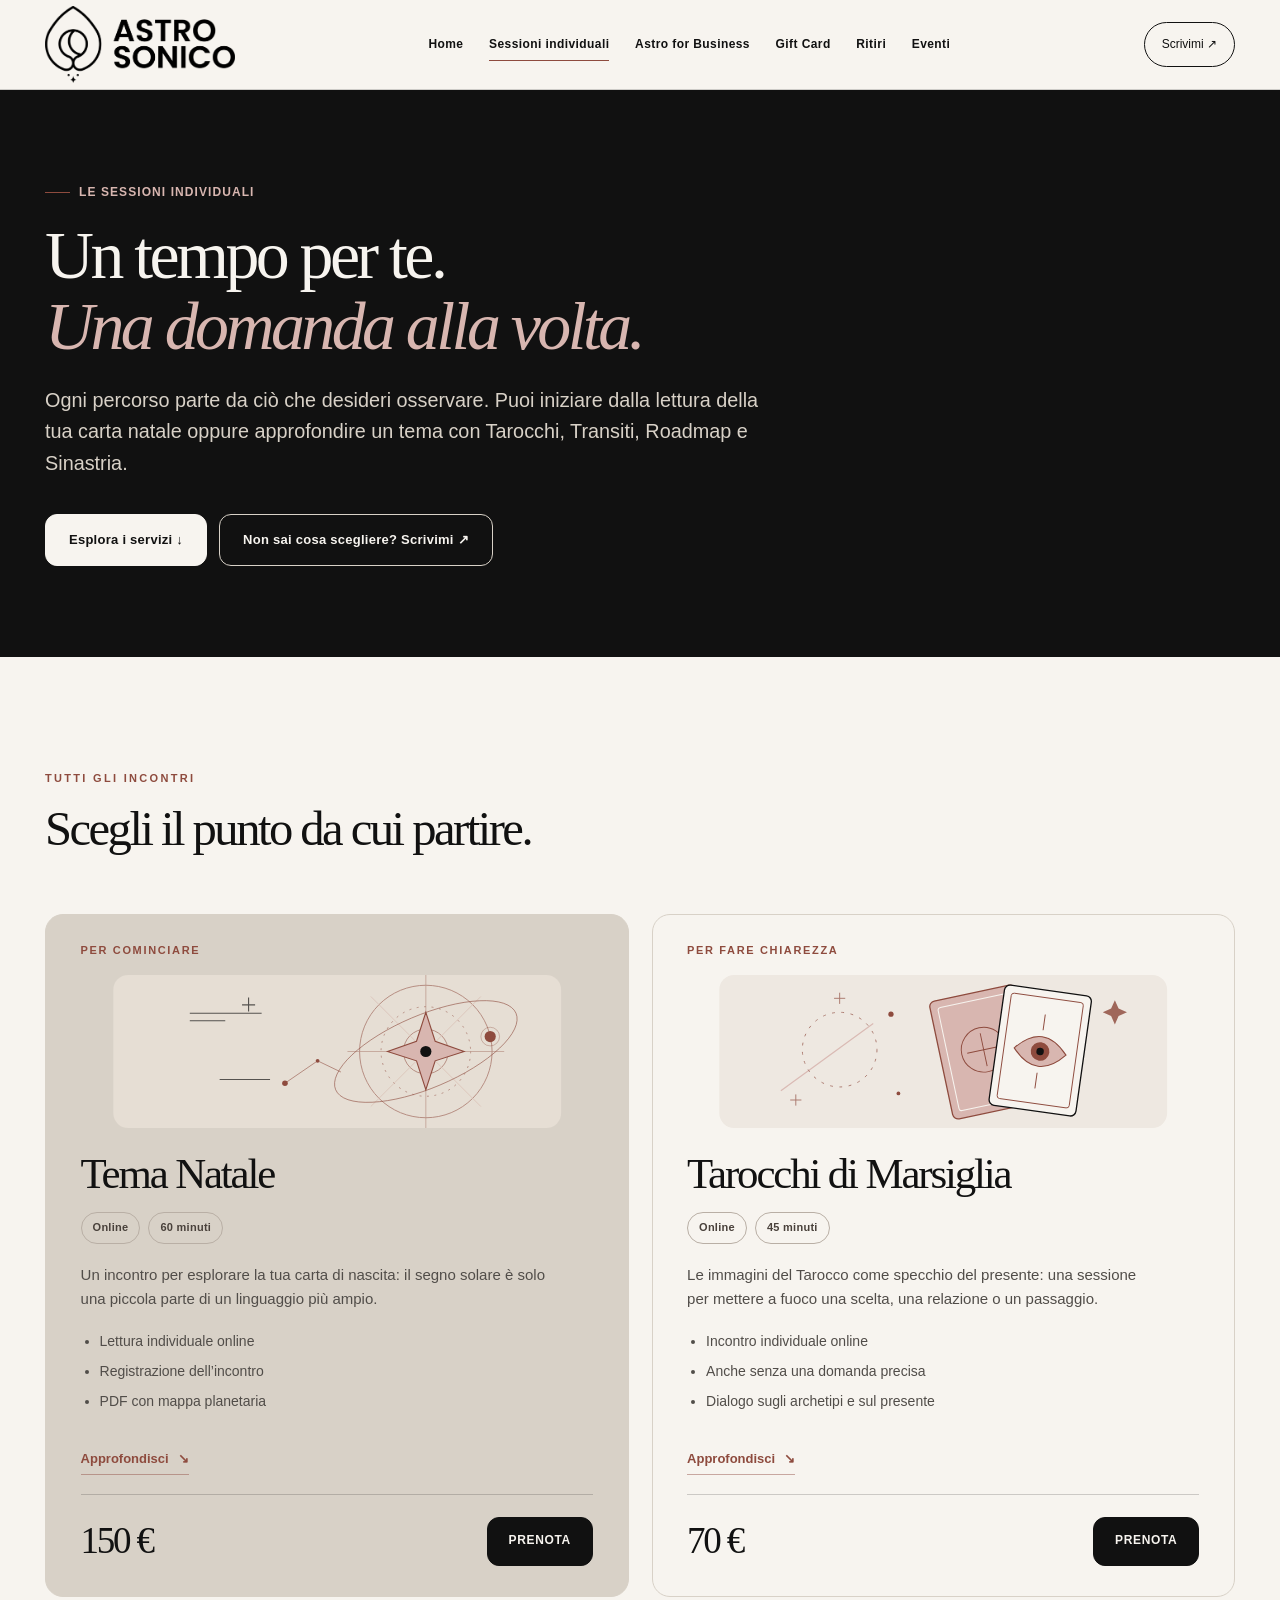
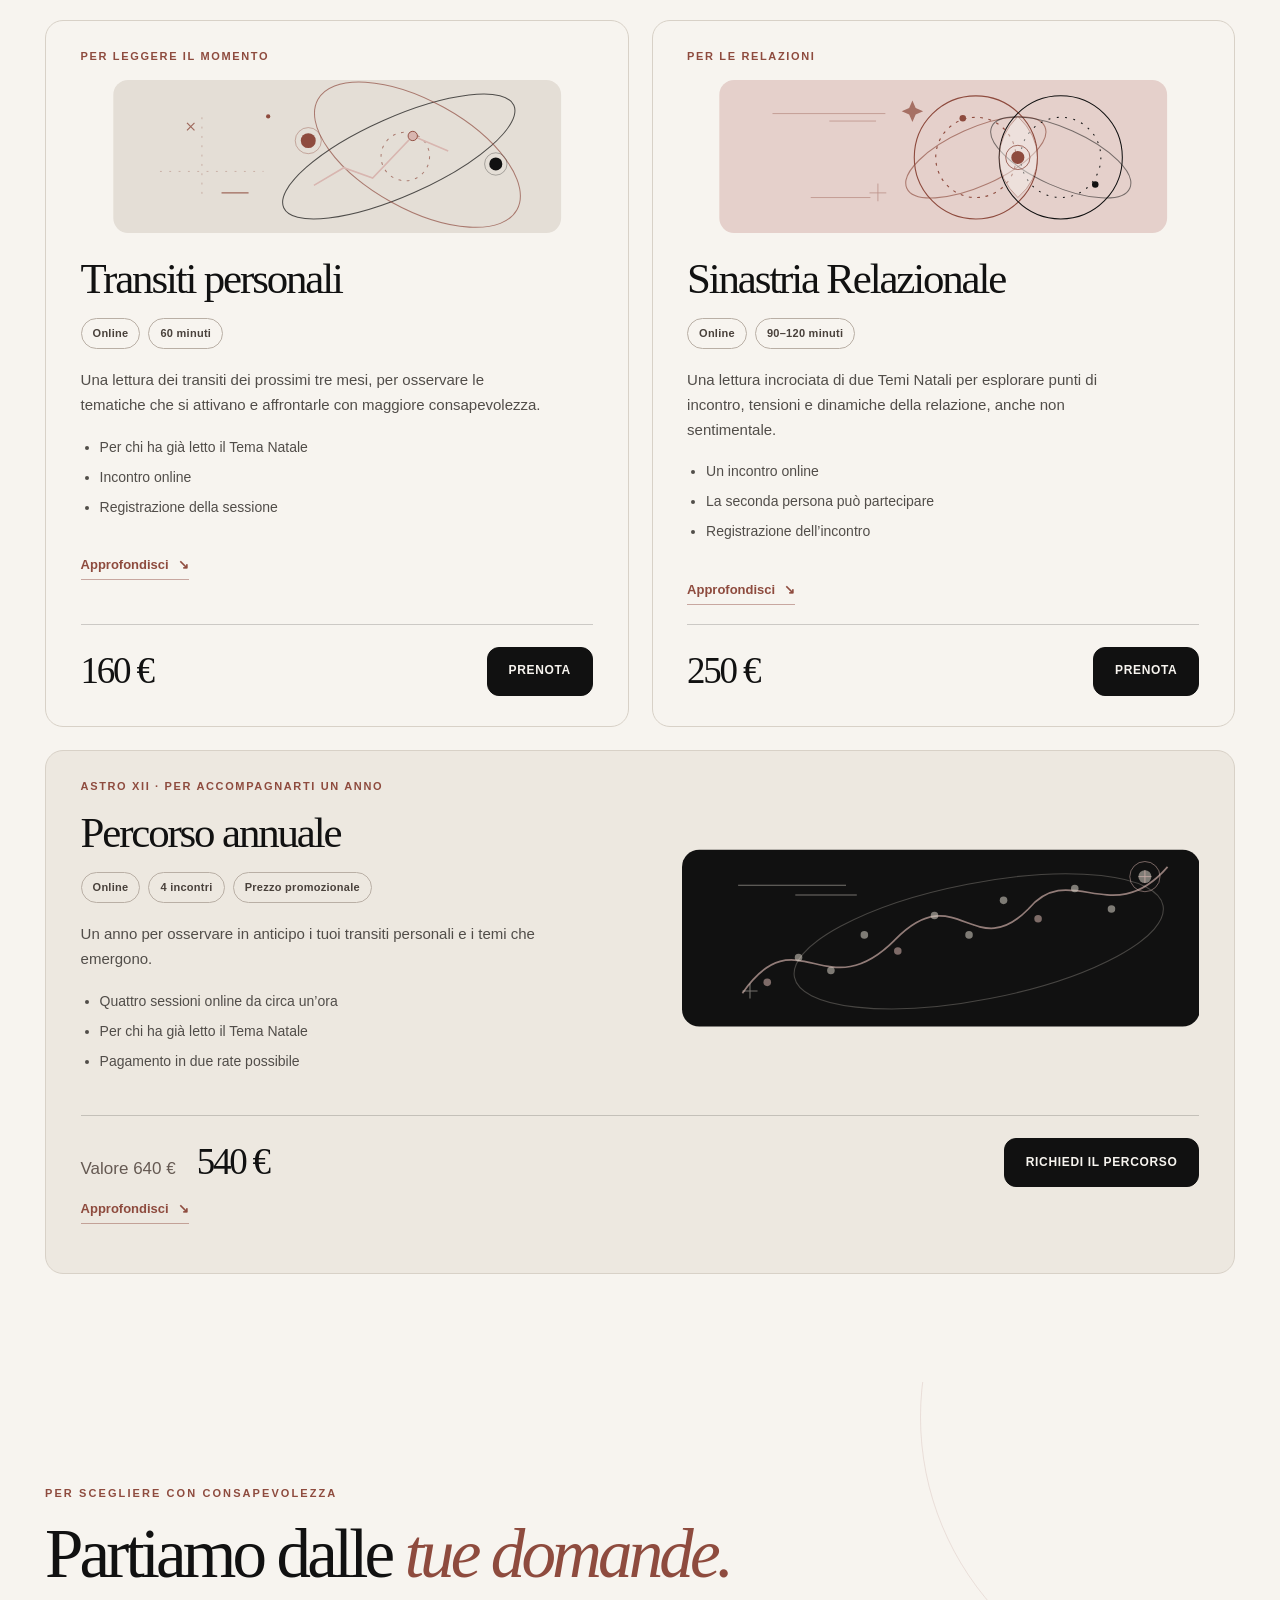
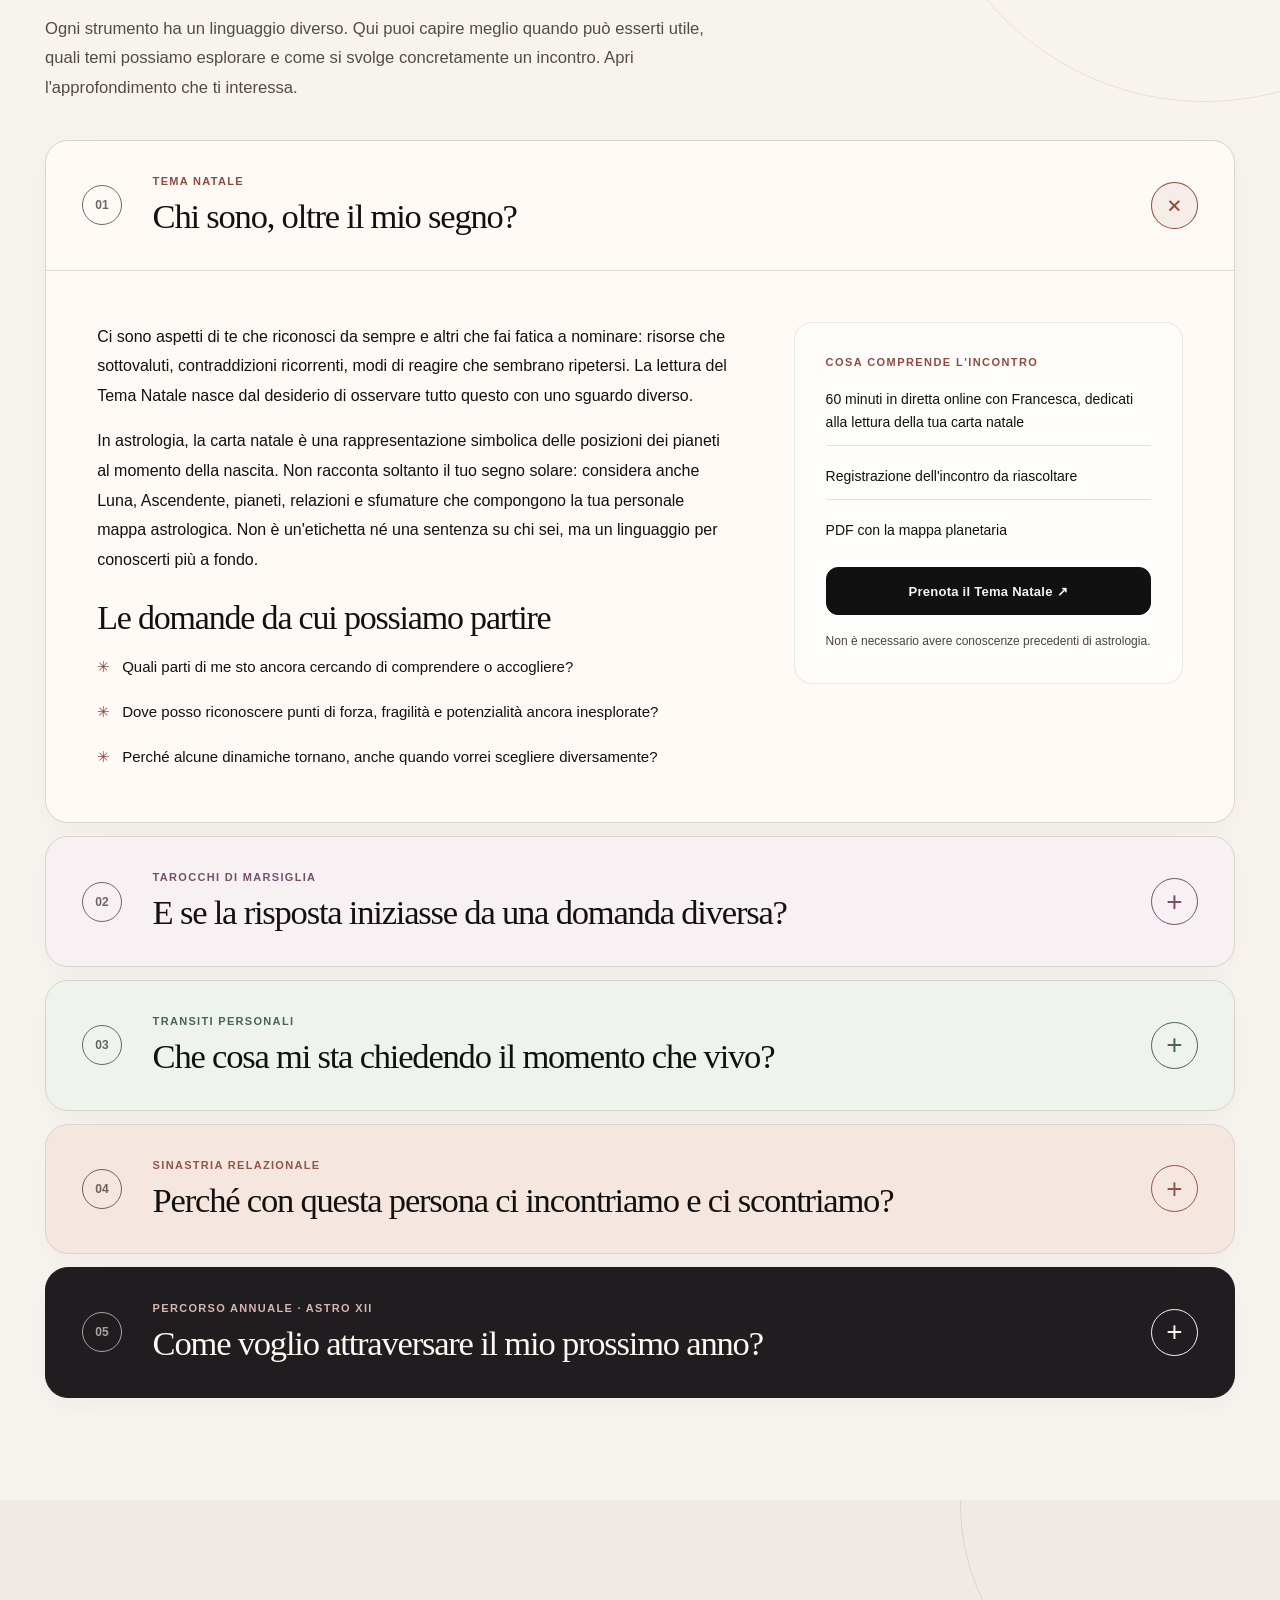
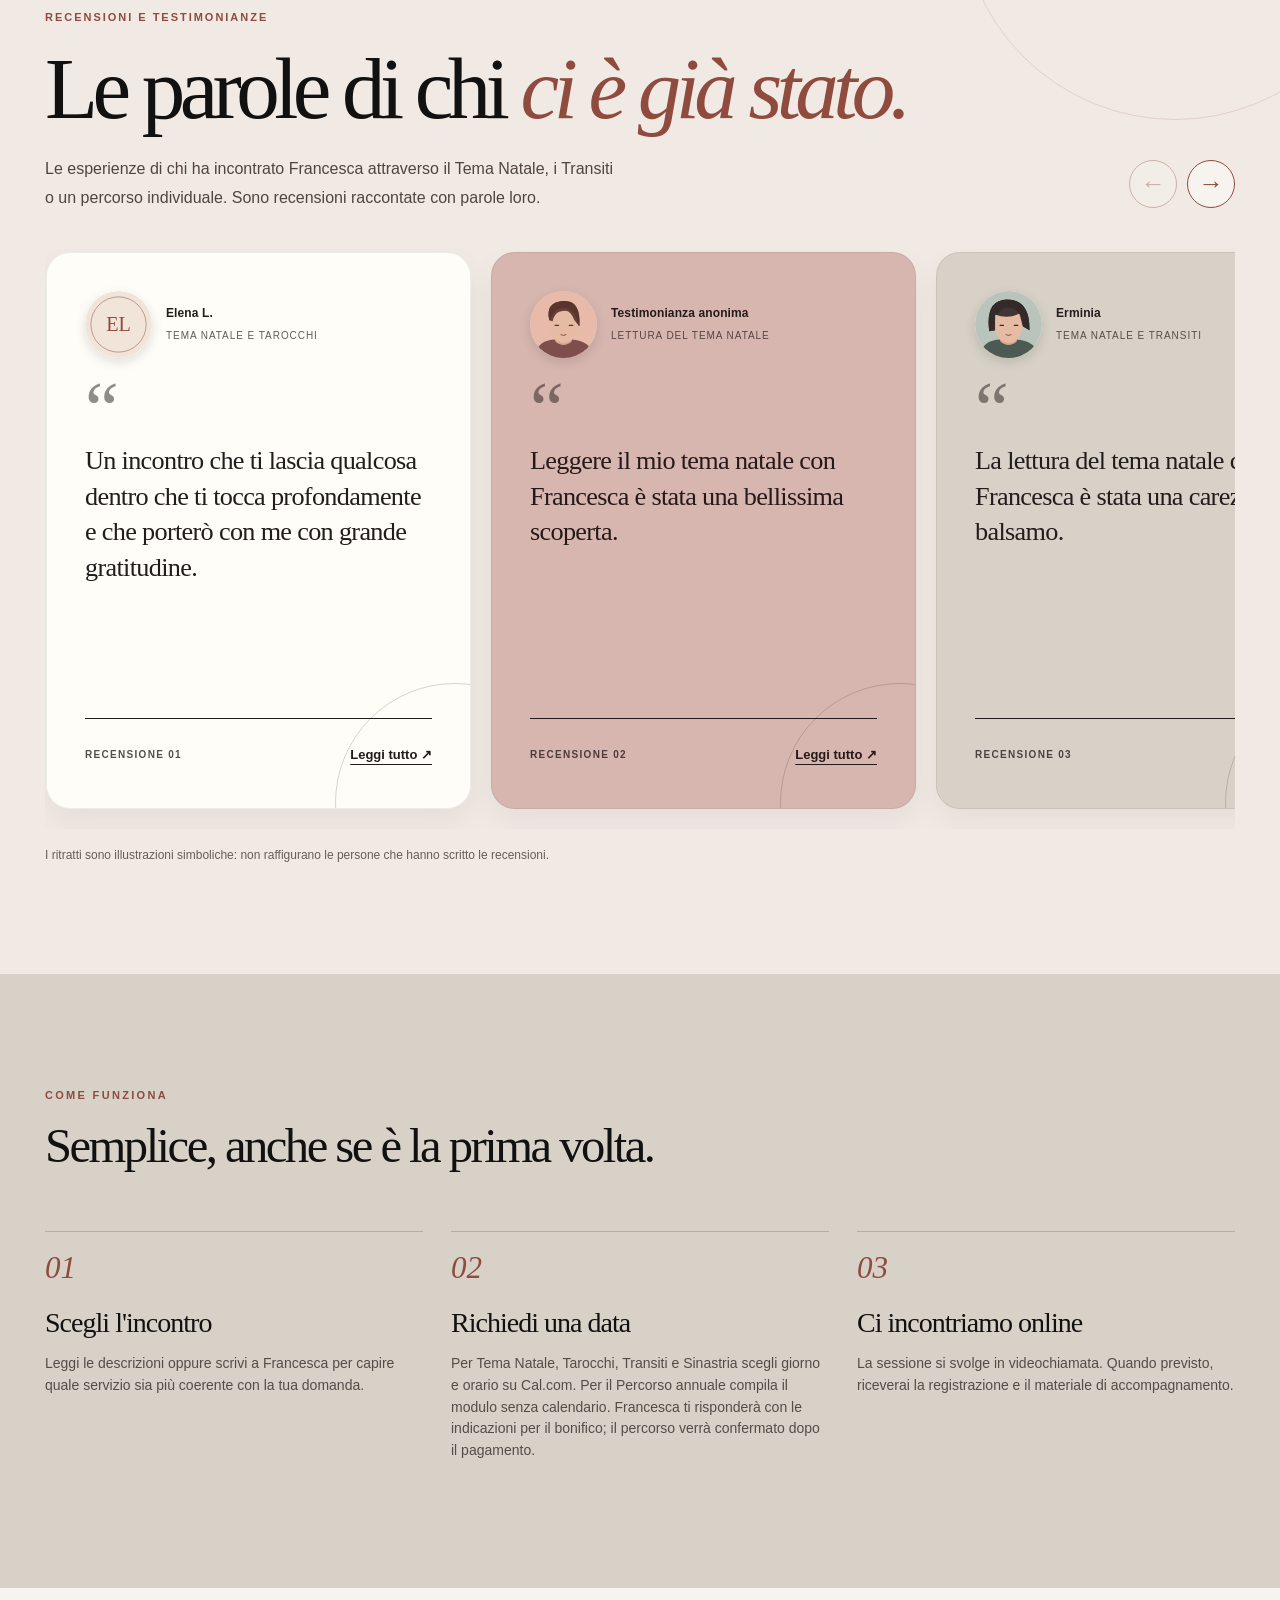
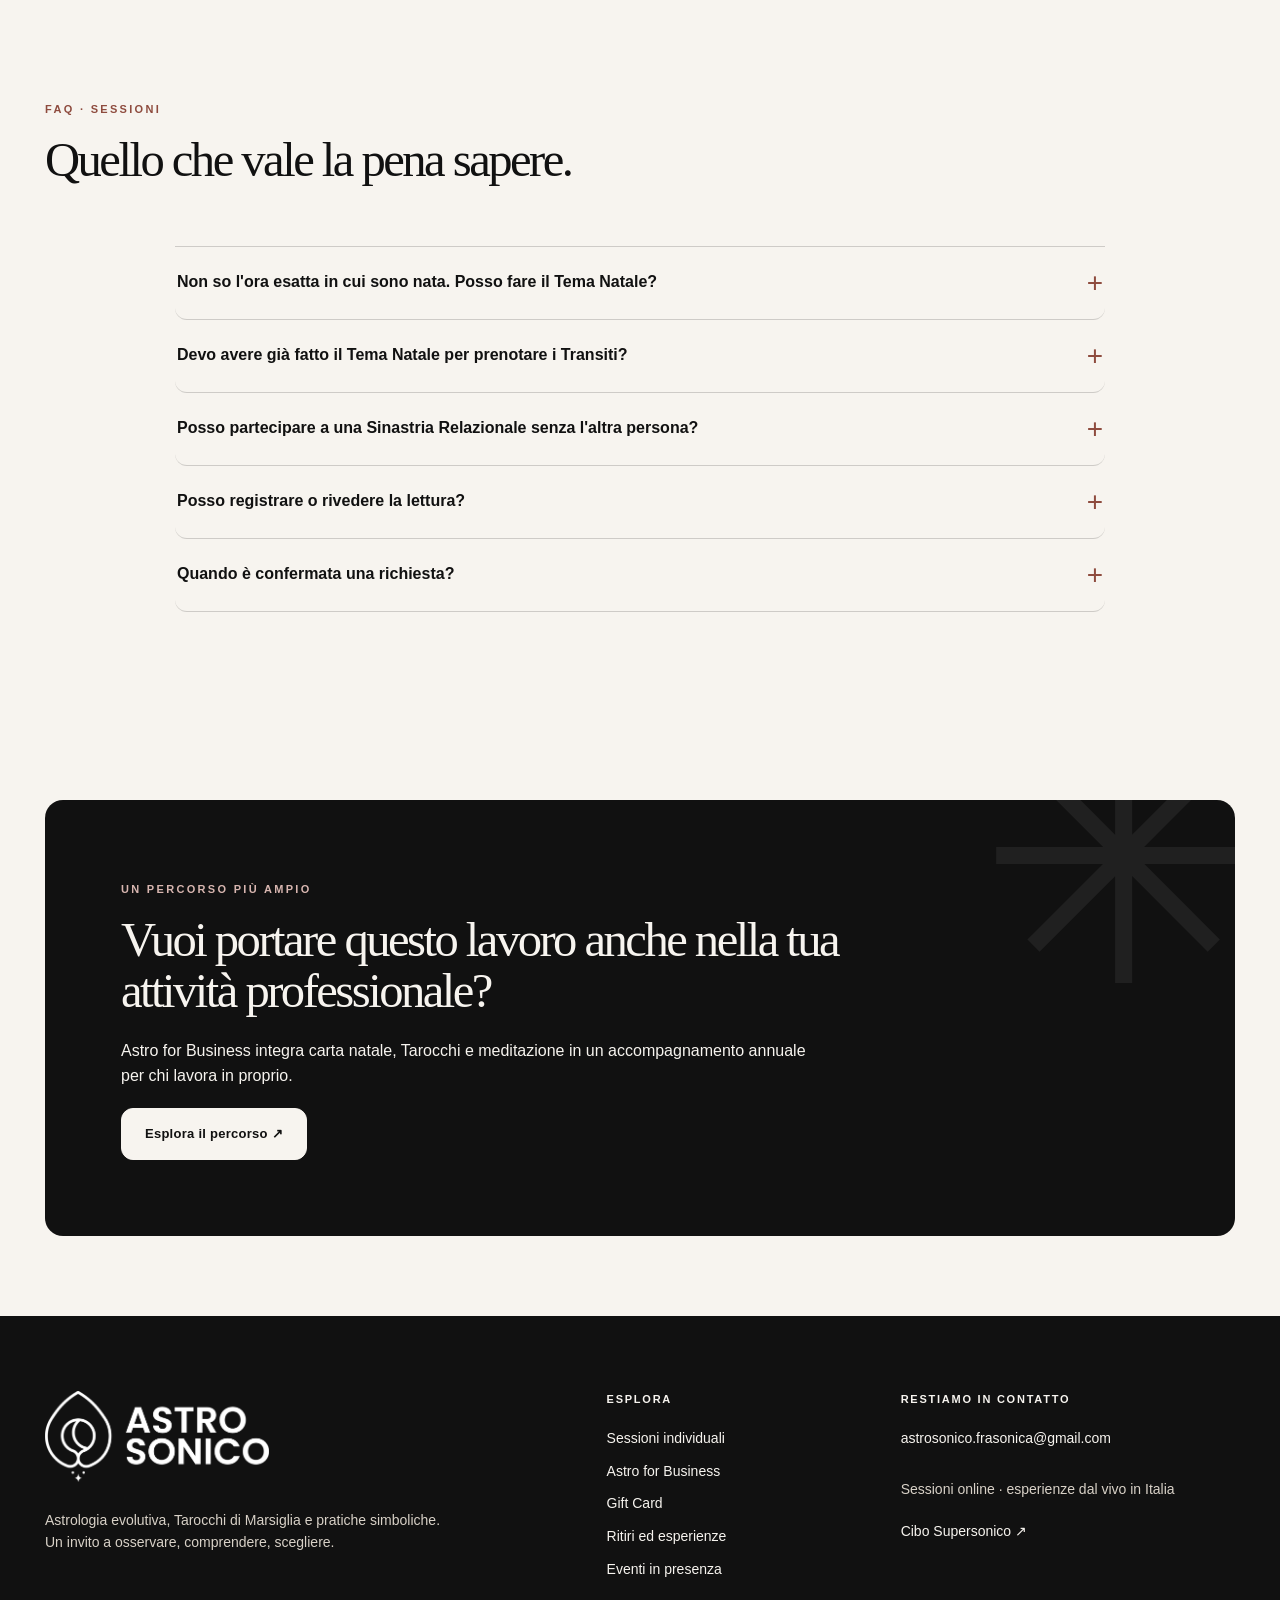
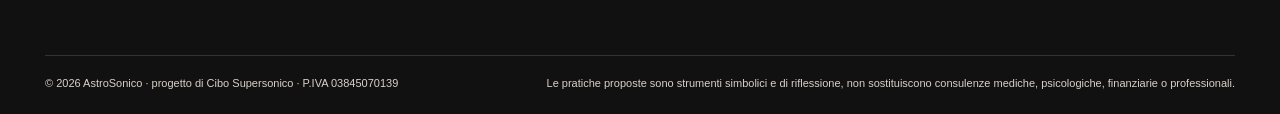
<file: sessioni.html>
<!doctype html><html lang="it"><head><meta charset="utf-8"><meta name="viewport" content="width=device-width,initial-scale=1"><meta name="theme-color" content="#fcfaf9"><meta name="description" content="Prenota online con Francesca la lettura del Tema Natale, i Tarocchi di Marsiglia, i Transiti personali, il Percorso annuale o la Sinastria Relazionale."><meta property="og:type" content="website"><meta property="og:locale" content="it_IT"><meta property="og:title" content="Sessioni individuali | Tema Natale, Tarocchi, Transiti | AstroSonico"><meta property="og:description" content="Prenota online con Francesca la lettura del Tema Natale, i Tarocchi di Marsiglia, i Transiti personali, il Percorso annuale o la Sinastria Relazionale."><meta property="og:image" content="https://static.wixstatic.com/media/436eaf_81b6aed6b3834a8282c489338c41504a~mv2.jpg"><link rel="icon" type="image/svg+xml" href="assets/img/astrosonico-favicon.svg?v=20261022-logo-2"><link rel="stylesheet" href="assets/css/style.css?v=20261023-mobile"><link rel="stylesheet" href="assets/css/voices.css?v=20261107-1"><title>Sessioni individuali | Tema Natale, Tarocchi, Transiti | AstroSonico</title><meta name="astrosonico-site-version" content="original-logo-20261022"><link rel="stylesheet" media="screen and (max-width: 640px)" href="assets/css/mobile-editorial.css?v=20261026-12"><link rel="stylesheet" media="screen and (min-width: 641px)" href="assets/css/desktop-editorial.css?v=20261026-4"><link rel="stylesheet" href="assets/css/sessioni-approfondimenti.css?v=20261107-2"></head><body class=""><a class="skip-link" href="#contenuto">Vai al contenuto</a><header class="site-header"><div class="container nav-inner"><a class="brand" href="index.html" aria-label="AstroSonico, torna alla homepage"><img class="brand-logo" src="assets/img/astrosonico-logo.svg?v=20261022-logo-2" alt="AstroSonico" width="1839" height="750"></a><nav class="desktop-nav" aria-label="Navigazione principale"><a class="nav-link" href="index.html">Home</a><a class="nav-link" href="sessioni.html" aria-current="page">Sessioni individuali</a><a class="nav-link" href="astro-for-business.html">Astro for Business</a><a class="nav-link" href="gift-card.html">Gift Card</a><a class="nav-link" href="ritiri.html">Ritiri</a><a class="nav-link" href="eventi.html">Eventi</a></nav><a class="nav-cta desktop-cta" href="https://wa.me/393458156966" target="_blank" rel="noopener noreferrer" aria-label="Scrivimi su WhatsApp">Scrivimi <span class="mobile-action-glyph" aria-hidden="true">↗</span></a><details class="mobile-menu"><summary aria-label="Apri il menu di navigazione"><span class="menu-glyph" aria-hidden="true">☰</span><span>Menu</span></summary><nav class="mobile-nav" aria-label="Navigazione mobile"><a href="index.html">Home</a><a href="sessioni.html" aria-current="page">Sessioni individuali</a><a href="astro-for-business.html">Astro for Business</a><a href="gift-card.html">Gift Card</a><a href="ritiri.html">Ritiri</a><a href="eventi.html">Eventi</a><a class="nav-cta" href="https://wa.me/393458156966" target="_blank" rel="noopener noreferrer" aria-label="Scrivimi su WhatsApp">Scrivimi <span class="mobile-action-glyph" aria-hidden="true">↗</span></a></nav></details></div></header><main id="contenuto">
<section class="page-hero"><div class="container"><div class="kicker"><span></span> Le sessioni individuali</div><h1 class="h-large">Un tempo per te.<br><em>Una domanda alla volta.</em></h1><p class="text-lead">Ogni percorso parte da ciò che desideri osservare. Puoi iniziare dalla lettura della tua carta natale oppure approfondire un tema con Tarocchi, Transiti, Roadmap e Sinastria.</p><div class="button-row mt-3"><a class="button button-primary" href="#tutti-i-servizi">Esplora i servizi <span class="mobile-action-glyph" aria-hidden="true">↓</span></a><a class="button button-outline" href="mailto:astrosonico.frasonica@gmail.com?subject=AstroSonico%20-%20richiesta%20informazioni">Non sai cosa scegliere? Scrivimi <span class="mobile-action-glyph" aria-hidden="true">↗</span></a></div></div></section>

<section class="section" id="tutti-i-servizi"><div class="container"><div class="section-heading"><div><span class="eyebrow">Tutti gli incontri</span><h2 class="h-medium">Scegli il punto da cui partire.</h2></div></div><div class="detail-grid astro-service-grid"><article class="detail-card astro-service-card astro-service-card--natal" id="tema-natale"><span class="eyebrow">Per cominciare</span><figure class="astro-service-art astro-service-art--natal" aria-hidden="true"><svg viewBox="0 0 480 164" xmlns="http://www.w3.org/2000/svg" role="presentation" focusable="false" preserveAspectRatio="xMidYMid meet">
<rect width="480" height="164" rx="16" fill="#E6DED4"/>
<g fill="none" stroke="#8E4B3E" stroke-width="1" opacity=".58">
<circle cx="335" cy="82" r="71"/><circle cx="335" cy="82" r="48" stroke-dasharray="2 6"/><circle cx="335" cy="82" r="24"/>
<path d="M335 0v164M251 82h168" opacity=".65"/>
<path d="M276 23l118 118M276 141L394 23" stroke="#D0AA9E" opacity=".8"/>
</g>
<ellipse cx="335" cy="82" rx="105" ry="39" transform="rotate(-23 335 82)" fill="none" stroke="#8E4B3E" stroke-width=".9" opacity=".65"/>
<path d="M335 40l10 31 31 11-31 10-10 31-10-31-31-10 31-11z" fill="#D8B6B0" stroke="#8E4B3E" stroke-width="1.2"/>
<circle cx="335" cy="82" r="6" fill="#111111"/>
<g fill="none" stroke="#111111" stroke-width="1.2" opacity=".68"><path d="M82 41h77M82 49h38M114 112h54"/><path d="M145 24v15m-7-7h14"/></g>
<path d="M184 116l35-24 25 12" stroke="#8E4B3E" opacity=".6" fill="none"/>
<circle cx="184" cy="116" r="3" fill="#8E4B3E"/><circle cx="219" cy="92" r="2" fill="#8E4B3E"/>
<g class="astro-natal-moving"><circle cx="404" cy="66" r="6" fill="#8E4B3E"/><circle cx="404" cy="66" r="10" fill="none" stroke="#8E4B3E" stroke-width=".8" opacity=".45"/></g></svg></figure><h2>Tema Natale</h2><div class="meta"><span class="pill">Online</span><span class="pill">60 minuti</span></div><p>Un incontro per esplorare la tua carta di nascita: il segno solare è solo una piccola parte di un linguaggio più ampio.</p><ul><li>Lettura individuale online</li><li>Registrazione dell’incontro</li><li>PDF con mappa planetaria</li></ul><a class="astro-card-more" href="#approfondimento-tema-natale" aria-label="Approfondisci Tema Natale">Approfondisci <span aria-hidden="true">↘</span></a><div class="detail-cta"><strong>150 €</strong><a class="button button-primary" href="https://cal.com/cibo-supersonico-gj52rp/60min" target="_blank" rel="noopener noreferrer">PRENOTA</a></div></article><article class="detail-card astro-service-card astro-service-card--tarot" id="tarocchi"><span class="eyebrow">Per fare chiarezza</span><figure class="astro-service-art astro-service-art--tarot" aria-hidden="true"><svg viewBox="0 0 480 164" xmlns="http://www.w3.org/2000/svg" role="presentation" focusable="false" preserveAspectRatio="xMidYMid meet">
<rect width="480" height="164" rx="16" fill="#EEE8E1"/>
<path d="M66 124l99-72" stroke="#D8B6B0" stroke-width="1.4" opacity=".9"/>
<g stroke="#8E4B3E" fill="none" stroke-width="1" opacity=".72"><circle cx="129" cy="80" r="40" stroke-dasharray="3 7"/><path d="M129 19v12m-6-6h12M82 128v12m-6-6h12"/></g>
<g class="astro-tarot-back" transform="rotate(-12 284 83)"><rect x="237" y="18" width="94" height="129" rx="6" fill="#D8B6B0" stroke="#8E4B3E" stroke-width="1.4"/><rect x="245" y="26" width="78" height="113" rx="3" fill="none" stroke="#F7F4EF" stroke-width="1.1"/><circle cx="284" cy="80" r="24" fill="none" stroke="#8E4B3E"/><path d="M266 80h36m-18-18v36" stroke="#8E4B3E"/></g>
<g class="astro-tarot-front" transform="rotate(8 344 81)"><rect x="297" y="16" width="94" height="130" rx="6" fill="#F7F4EF" stroke="#111111" stroke-width="1.4"/><rect x="305" y="24" width="78" height="114" rx="3" fill="none" stroke="#8E4B3E" stroke-width="1"/><path d="M316 82q28-32 56 0q-28 32-56 0z" fill="#D8B6B0" stroke="#8E4B3E" stroke-width="1.2"/><circle cx="344" cy="82" r="10" fill="#8E4B3E"/><circle cx="344" cy="82" r="4" fill="#111111"/><path d="M344 42v17M344 105v17" stroke="#8E4B3E" stroke-width="1"/></g>
<path d="M424 27l4 9 9 4-9 4-4 9-4-9-9-4 9-4z" fill="#8E4B3E" opacity=".82"/>
<circle cx="184" cy="42" r="2.8" fill="#8E4B3E"/><circle cx="192" cy="127" r="2" fill="#8E4B3E"/></svg></figure><h2>Tarocchi di Marsiglia</h2><div class="meta"><span class="pill">Online</span><span class="pill">45 minuti</span></div><p>Le immagini del Tarocco come specchio del presente: una sessione per mettere a fuoco una scelta, una relazione o un passaggio.</p><ul><li>Incontro individuale online</li><li>Anche senza una domanda precisa</li><li>Dialogo sugli archetipi e sul presente</li></ul><a class="astro-card-more" href="#approfondimento-tarocchi" aria-label="Approfondisci Tarocchi di Marsiglia">Approfondisci <span aria-hidden="true">↘</span></a><div class="detail-cta"><strong>70 €</strong><a class="button button-primary" href="https://cal.com/cibo-supersonico-gj52rp/tarot" target="_blank" rel="noopener noreferrer">PRENOTA</a></div></article><article class="detail-card astro-service-card astro-service-card--transits" id="transiti"><span class="eyebrow">Per leggere il momento</span><figure class="astro-service-art astro-service-art--transits" aria-hidden="true"><svg viewBox="0 0 480 164" xmlns="http://www.w3.org/2000/svg" role="presentation" focusable="false" preserveAspectRatio="xMidYMid meet">
<rect width="480" height="164" rx="16" fill="#E4DED6"/>
<path d="M50 98H161M95 40v82" stroke="#8E4B3E" opacity=".35" stroke-dasharray="2 8" fill="none"/>
<g fill="none" stroke-width="1.1"><ellipse cx="306" cy="82" rx="135" ry="42" transform="rotate(-24 306 82)" stroke="#111111" opacity=".7"/><ellipse cx="326" cy="80" rx="122" ry="58" transform="rotate(29 326 80)" stroke="#8E4B3E" opacity=".68"/><circle cx="313" cy="82" r="26" stroke="#8E4B3E" opacity=".65" stroke-dasharray="3 6"/></g>
<path d="M215 113l32-19 31 11 43-45 38 16" fill="none" stroke="#D8B6B0" stroke-width="1.7"/>
<g class="astro-transit-dot-a"><circle cx="209" cy="65" r="8" fill="#8E4B3E"/><circle cx="209" cy="65" r="14" fill="none" stroke="#8E4B3E" opacity=".42"/></g>
<g class="astro-transit-dot-b"><circle cx="410" cy="90" r="7" fill="#111111"/><circle cx="410" cy="90" r="12" stroke="#111111" fill="none" opacity=".32"/></g>
<circle cx="321" cy="60" r="5" fill="#D8B6B0" stroke="#8E4B3E" stroke-width="1"/>
<path d="M79 46l8 8m-8 0 8-8M116 121h29" stroke="#8E4B3E" stroke-width="1.3" fill="none" opacity=".8"/>
<circle cx="166" cy="39" r="2.3" fill="#8E4B3E"/></svg></figure><h2>Transiti personali</h2><div class="meta"><span class="pill">Online</span><span class="pill">60 minuti</span></div><p>Una lettura dei transiti dei prossimi tre mesi, per osservare le tematiche che si attivano e affrontarle con maggiore consapevolezza.</p><ul><li>Per chi ha già letto il Tema Natale</li><li>Incontro online</li><li>Registrazione della sessione</li></ul><a class="astro-card-more" href="#approfondimento-transiti" aria-label="Approfondisci Transiti personali">Approfondisci <span aria-hidden="true">↘</span></a><div class="detail-cta"><strong>160 €</strong><a class="button button-primary" href="https://cal.com/cibo-supersonico-gj52rp/transiti" target="_blank" rel="noopener noreferrer">PRENOTA</a></div></article><article class="detail-card astro-service-card astro-service-card--synastry" id="sinastria"><span class="eyebrow">Per le relazioni</span><figure class="astro-service-art astro-service-art--synastry" aria-hidden="true"><svg viewBox="0 0 480 164" xmlns="http://www.w3.org/2000/svg" role="presentation" focusable="false" preserveAspectRatio="xMidYMid meet">
<rect width="480" height="164" rx="16" fill="#E5D0CB"/>
<g fill="none" stroke="#8E4B3E" stroke-width=".9" opacity=".45">
<path d="M57 36h121m-60 8h50M98 126h64"/><path d="M170 111v19m-9-9h18"/></g>
<g class="astro-syn-left" fill="none" stroke="#8E4B3E" stroke-width="1.2"><circle cx="275" cy="83" r="66"/><circle cx="275" cy="83" r="43" stroke-dasharray="3 6"/><ellipse cx="275" cy="83" rx="81" ry="31" transform="rotate(-24 275 83)" opacity=".64"/></g>
<g class="astro-syn-right" fill="none" stroke="#111111" stroke-width="1.1"><circle cx="366" cy="83" r="66"/><circle cx="366" cy="83" r="43" stroke-dasharray="2 7"/><ellipse cx="366" cy="83" rx="81" ry="31" transform="rotate(24 366 83)" opacity=".52"/></g>
<path d="M320 39Q341 59 341 83Q341 108 320 126Q300 107 300 83Q300 59 320 39Z" fill="#F7F4EF" opacity=".46" stroke="#8E4B3E" stroke-width=".9"/>
<circle cx="320" cy="83" r="7" fill="#8E4B3E"/><circle cx="320" cy="83" r="13" fill="none" stroke="#8E4B3E" stroke-width=".85"/>
<circle cx="261" cy="41" r="3.5" fill="#8E4B3E"/><circle cx="403" cy="112" r="3.5" fill="#111111"/>
<path d="M207 22l3.5 8 8 3.5-8 3.5-3.5 8-3.5-8-8-3.5 8-3.5z" fill="#8E4B3E" opacity=".72"/></svg></figure><h2>Sinastria Relazionale</h2><div class="meta"><span class="pill">Online</span><span class="pill">90–120 minuti</span></div><p>Una lettura incrociata di due Temi Natali per esplorare punti di incontro, tensioni e dinamiche della relazione, anche non sentimentale.</p><ul><li>Un incontro online</li><li>La seconda persona può partecipare</li><li>Registrazione dell’incontro</li></ul><a class="astro-card-more" href="#approfondimento-sinastria" aria-label="Approfondisci Sinastria Relazionale">Approfondisci <span aria-hidden="true">↘</span></a><div class="detail-cta"><strong>250 €</strong><a class="button button-primary" href="https://cal.com/cibo-supersonico-gj52rp/sinastria-relazionale" target="_blank" rel="noopener noreferrer">PRENOTA</a></div></article><article class="detail-card astro-service-card astro-service-card--year" id="roadmap"><span class="eyebrow">ASTRO XII · Per accompagnarti un anno</span><figure class="astro-service-art astro-service-art--year" aria-hidden="true"><svg viewBox="0 0 480 164" xmlns="http://www.w3.org/2000/svg" role="presentation" focusable="false" preserveAspectRatio="xMidYMid meet">
<rect width="480" height="164" rx="16" fill="#111111"/>
<path d="M56 133C107 60 133 149 198 83C254 26 271 106 321 55C360 9 399 75 450 16" stroke="#D8B6B0" opacity=".65" fill="none" stroke-width="1.6"/>
<path d="M52 33h100m-47 9h57M63 124v14m-7-7h14" fill="none" stroke="#D8D1C7" stroke-width="1" opacity=".5"/>
<ellipse cx="275" cy="85" rx="174" ry="54" transform="rotate(-11 275 85)" stroke="#D8D1C7" opacity=".27" fill="none" stroke-width="1"/>
<circle class="astro-year-dot" cx="79" cy="123" r="3.5" fill="#D8B6B0"/><circle class="astro-year-dot" cx="108" cy="100" r="3.5" fill="#D8D1C7"/><circle class="astro-year-dot" cx="138" cy="112" r="3.5" fill="#D8D1C7"/><circle class="astro-year-dot" cx="169" cy="79" r="3.5" fill="#D8D1C7"/><circle class="astro-year-dot" cx="200" cy="94" r="3.5" fill="#D8B6B0"/><circle class="astro-year-dot" cx="234" cy="61" r="3.5" fill="#D8D1C7"/><circle class="astro-year-dot" cx="266" cy="79" r="3.5" fill="#D8D1C7"/><circle class="astro-year-dot" cx="298" cy="47" r="3.5" fill="#D8D1C7"/><circle class="astro-year-dot" cx="330" cy="64" r="3.5" fill="#D8B6B0"/><circle class="astro-year-dot" cx="364" cy="36" r="3.5" fill="#D8D1C7"/><circle class="astro-year-dot" cx="398" cy="55" r="3.5" fill="#D8D1C7"/><circle class="astro-year-dot" cx="429" cy="25" r="6" fill="#D8D1C7"/>
<circle cx="429" cy="25" r="14" fill="none" stroke="#D8B6B0" stroke-width=".8" opacity=".6"/>
<path d="M423 25h12m-6-6v12" stroke="#D8B6B0" stroke-width=".8" opacity=".8"/></svg></figure><h2>Percorso annuale</h2><div class="meta"><span class="pill">Online</span><span class="pill">4 incontri</span><span class="pill">Prezzo promozionale</span></div><p>Un anno per osservare in anticipo i tuoi transiti personali e i temi che emergono.</p><ul><li>Quattro sessioni online da circa un’ora</li><li>Per chi ha già letto il Tema Natale</li><li>Pagamento in due rate possibile</li></ul><a class="astro-card-more" href="#approfondimento-roadmap" aria-label="Approfondisci Percorso annuale · ASTRO XII">Approfondisci <span aria-hidden="true">↘</span></a><div class="detail-cta"><strong class="price-with-value" aria-label="Prezzo promozionale 540 euro, valore del percorso 640 euro"><span class="old-price" style="text-decoration:none">Valore 640 €</span>540 €</strong><a class="button button-primary" href="richiesta-percorso-annuale.html">RICHIEDI IL PERCORSO</a></div></article></div></div></section>
<section class="astro-depth" id="approfondisci-servizi" aria-labelledby="astro-depth-heading">
<div class="container">
<header class="astro-depth-head"><span class="astro-depth-eyebrow">Per scegliere con consapevolezza</span><h2 id="astro-depth-heading">Partiamo dalle <em>tue domande.</em></h2>
<p>Ogni strumento ha un linguaggio diverso. Qui puoi capire meglio quando può esserti utile, quali temi possiamo esplorare e come si svolge concretamente un incontro. Apri l'approfondimento che ti interessa.</p></header>
<div class="astro-depth-list"><details class="astro-depth-item astro-depth-item--natal" id="approfondimento-tema-natale" open>
<summary><span class="astro-depth-num" aria-hidden="true">01</span><span class="astro-depth-summary"><span class="astro-depth-summary-eyebrow">Tema Natale</span><span class="astro-depth-question">Chi sono, oltre il mio segno?</span></span><span class="astro-depth-plus" aria-hidden="true">+</span></summary>
<div class="astro-depth-body"><div class="astro-depth-copy"><p>Ci sono aspetti di te che riconosci da sempre e altri che fai fatica a nominare: risorse che sottovaluti, contraddizioni ricorrenti, modi di reagire che sembrano ripetersi. La lettura del Tema Natale nasce dal desiderio di osservare tutto questo con uno sguardo diverso.</p>
<p>In astrologia, la carta natale è una rappresentazione simbolica delle posizioni dei pianeti al momento della nascita. Non racconta soltanto il tuo segno solare: considera anche Luna, Ascendente, pianeti, relazioni e sfumature che compongono la tua personale mappa astrologica. Non è un'etichetta né una sentenza su chi sei, ma un linguaggio per conoscerti più a fondo.</p>
<h3>Le domande da cui possiamo partire</h3><ul><li>Quali parti di me sto ancora cercando di comprendere o accogliere?</li><li>Dove posso riconoscere punti di forza, fragilità e potenzialità ancora inesplorate?</li><li>Perché alcune dinamiche tornano, anche quando vorrei scegliere diversamente?</li></ul></div>
<aside class="astro-depth-facts"><span class="astro-depth-facts-label">Cosa comprende l'incontro</span><ul><li>60 minuti in diretta online con Francesca, dedicati alla lettura della tua carta natale</li><li>Registrazione dell'incontro da riascoltare</li><li>PDF con la mappa planetaria</li></ul>
<a class="button button-primary" href="https://cal.com/cibo-supersonico-gj52rp/60min" target="_blank" rel="noopener noreferrer">Prenota il Tema Natale <span class="mobile-action-glyph" aria-hidden="true">↗</span></a>
<p class="astro-depth-footnote">Non è necessario avere conoscenze precedenti di astrologia.</p></aside></div>
</details>
<details class="astro-depth-item astro-depth-item--tarot" id="approfondimento-tarocchi">
<summary><span class="astro-depth-num" aria-hidden="true">02</span><span class="astro-depth-summary"><span class="astro-depth-summary-eyebrow">Tarocchi di Marsiglia</span><span class="astro-depth-question">E se la risposta iniziasse da una domanda diversa?</span></span><span class="astro-depth-plus" aria-hidden="true">+</span></summary>
<div class="astro-depth-body"><div class="astro-depth-copy"><p>Ci sono momenti in cui sai che qualcosa deve cambiare, ma non riesci ancora a capire che cosa. Una decisione rimandata, una relazione complessa, un senso di blocco difficile da spiegare: il Tarocco può diventare uno spazio per fermarti e osservare ciò che stai attraversando.</p>
<p>I Tarocchi di Marsiglia sono immagini e archetipi che utilizziamo come <strong>specchio simbolico del presente</strong>. Non ti consegnano una risposta già scritta e non decidono al posto tuo. Attraverso il dialogo e le carte, proviamo a riconoscere paure, desideri, possibilità e prospettive che forse non avevi ancora considerato.</p>
<h3>Può essere il tuo incontro se…</h3><ul><li>Sei davanti a una scelta e fai fatica a distinguere ciò che desideri da ciò che temi.</li><li>Una relazione o una situazione ti mette in discussione e vuoi osservarne le dinamiche.</li><li>Senti un blocco, oppure hai bisogno di fare ordine anche senza una domanda precisa.</li></ul></div>
<aside class="astro-depth-facts"><span class="astro-depth-facts-label">Cosa comprende l'incontro</span><ul><li>45 minuti individuali online, in videochiamata</li><li>Puoi arrivare con una domanda specifica oppure partire da ciò che emerge</li><li>Una lettura personale, riservata e centrata sulla tua esperienza</li></ul>
<a class="button button-primary" href="https://cal.com/cibo-supersonico-gj52rp/tarot" target="_blank" rel="noopener noreferrer">Prenota una lettura <span class="mobile-action-glyph" aria-hidden="true">↗</span></a>
<p class="astro-depth-footnote">Le carte sono strumenti di riflessione: non sostituiscono le tue scelte.</p></aside></div>
</details>
<details class="astro-depth-item astro-depth-item--transits" id="approfondimento-transiti">
<summary><span class="astro-depth-num" aria-hidden="true">03</span><span class="astro-depth-summary"><span class="astro-depth-summary-eyebrow">Transiti personali</span><span class="astro-depth-question">Che cosa mi sta chiedendo il momento che vivo?</span></span><span class="astro-depth-plus" aria-hidden="true">+</span></summary>
<div class="astro-depth-body"><div class="astro-depth-copy"><p>Forse stai attraversando un cambiamento, senti una pressione nuova o hai bisogno di dare un nome a ciò che si muove nella tua vita. I Transiti personali offrono una lettura astrologica del periodo, per mettere in relazione il cielo di oggi con la tua carta di nascita.</p>
<p>Osserviamo i <strong>transiti maggiori e minori dei prossimi tre mesi</strong>: quali temi possono chiedere attenzione, quali risorse puoi coltivare e quali domande è utile portare con te. Non è un elenco di eventi destinati ad accadere, ma una mappa interpretativa per attraversare il presente con maggiore consapevolezza.</p>
<h3>Quando può essere utile</h3><ul><li>Se stai vivendo una transizione personale, lavorativa o relazionale.</li><li>Se vuoi osservare tensioni, possibilità e cicli senza reagire soltanto all'urgenza del momento.</li><li>Se desideri proseguire il lavoro iniziato con la lettura del Tema Natale.</li></ul></div>
<aside class="astro-depth-facts"><span class="astro-depth-facts-label">Cosa comprende l'incontro</span><ul><li>Per chi ha già letto il proprio Tema Natale con Francesca</li><li>60 minuti online dedicati ai transiti del prossimo trimestre</li><li>Registrazione dell'incontro da riascoltare</li></ul>
<a class="button button-primary" href="https://cal.com/cibo-supersonico-gj52rp/transiti" target="_blank" rel="noopener noreferrer">Prenota i Transiti <span class="mobile-action-glyph" aria-hidden="true">↗</span></a>
<p class="astro-depth-footnote">Non vengono promessi eventi futuri né risultati predeterminati.</p></aside></div>
</details>
<details class="astro-depth-item astro-depth-item--synastry" id="approfondimento-sinastria">
<summary><span class="astro-depth-num" aria-hidden="true">04</span><span class="astro-depth-summary"><span class="astro-depth-summary-eyebrow">Sinastria Relazionale</span><span class="astro-depth-question">Perché con questa persona ci incontriamo e ci scontriamo?</span></span><span class="astro-depth-plus" aria-hidden="true">+</span></summary>
<div class="astro-depth-body"><div class="astro-depth-copy"><p>Ci sono legami che ci fanno sentire immediatamente compresi e altri nei quali le stesse difficoltà si ripresentano. Che cosa attiva una persona in noi? Perché comunichiamo in modi così diversi, anche quando desideriamo la stessa cosa?</p>
<p>La <strong>Sinastria Relazionale</strong> mette in dialogo due Temi Natali per esplorare somiglianze, differenze, bisogni e possibili punti di tensione. Non serve a stabilire se due persone siano “giuste” l'una per l'altra: offre nuovi spunti per comprendere la relazione e il ruolo che ognuno vi porta.</p>
<p><strong>Non riguarda soltanto le coppie.</strong> Può essere dedicata a un rapporto sentimentale, familiare, amicale o professionale. Puoi partecipare anche da sola, senza che l'altra persona sia presente.</p>
<h3>Le domande che possiamo esplorare</h3><ul><li>Perché facciamo fatica a capirci, pur tenendo molto al nostro legame?</li><li>Quali bisogni e modalità comunicative possono entrare in tensione?</li><li>Quali risorse possiamo riconoscere per relazionarci in modo più consapevole?</li></ul></div>
<aside class="astro-depth-facts"><span class="astro-depth-facts-label">Cosa comprende l'incontro</span><ul><li>90–120 minuti online con Francesca</li><li>Lettura incrociata delle due carte natali e delle principali dinamiche simboliche</li><li>La seconda persona può partecipare o meno</li><li>Registrazione dell'incontro da riascoltare</li></ul>
<a class="button button-primary" href="https://cal.com/cibo-supersonico-gj52rp/sinastria-relazionale" target="_blank" rel="noopener noreferrer">Prenota la Sinastria <span class="mobile-action-glyph" aria-hidden="true">↗</span></a>
<p class="astro-depth-footnote">I dati di nascita dell'altra persona vanno condivisi nel rispetto della sua privacy e con il consenso necessario.</p></aside></div>
</details>
<details class="astro-depth-item astro-depth-item--year" id="approfondimento-roadmap">
<summary><span class="astro-depth-num" aria-hidden="true">05</span><span class="astro-depth-summary"><span class="astro-depth-summary-eyebrow">Percorso annuale · ASTRO XII</span><span class="astro-depth-question">Come voglio attraversare il mio prossimo anno?</span></span><span class="astro-depth-plus" aria-hidden="true">+</span></summary>
<div class="astro-depth-body"><div class="astro-depth-copy"><p>Hai già esplorato il tuo Tema Natale e senti il desiderio di non lasciare quella lettura come un episodio isolato? Il Percorso annuale è uno spazio di continuità: quattro incontri, a distanza di circa tre mesi, per osservare come cambiano le domande e i temi della tua vita.</p>
<p>In ogni sessione rileggiamo i <strong>transiti maggiori e minori del trimestre</strong> alla luce della tua mappa personale. Possiamo soffermarci su lavoro, relazioni, progetti, pause e passaggi interiori, così da riconoscere ciò che richiede attenzione e prendere decisioni con più presenza.</p>
<p>Non è un calendario del destino, né la promessa del “momento perfetto” per agire: è una bussola simbolica che si aggiorna insieme a te, mentre l'anno prende forma.</p>
<h3>Cosa puoi portare da un incontro all'altro</h3><ul><li>Una prospettiva sui cicli che stai vivendo e sulle domande che cambiano nel tempo.</li><li>Più spazio per riconoscere talenti, esitazioni e passaggi importanti.</li><li>Un'occasione ricorrente per fermarti, ascoltarti e ritrovare la tua direzione.</li></ul></div>
<aside class="astro-depth-facts"><span class="astro-depth-facts-label">Cosa comprende l'incontro</span><ul><li>Per chi ha già fatto con Francesca la lettura del Tema Natale</li><li>4 sessioni individuali online di circa 60 minuti, una ogni tre mesi</li><li>Lettura dei transiti del periodo e registrazione degli incontri</li><li>Possibilità di pagamento in due rate</li><li>Prezzo promozionale: 540 € per il percorso, a fronte di un valore complessivo di 640 €</li></ul>
<a class="button button-primary" href="richiesta-percorso-annuale.html">Richiedi il percorso <span class="mobile-action-glyph" aria-hidden="true">↗</span></a>
<p class="astro-depth-footnote">Il percorso non prevede previsioni certe di eventi né garanzie sugli esiti delle scelte.</p></aside></div>
</details></div>
</div></section>
<section class="voices-section voices-section--sessions" id="recensioni-sessioni" aria-labelledby="voices-title-sessioni" data-voices-carousel>
<div class="container">
<div class="voices-intro"><div><span class="voices-eyebrow">Recensioni e testimonianze</span><h2 id="voices-title-sessioni">Le parole di chi <em>ci è già stato.</em></h2><p class="voices-subtitle">Le esperienze di chi ha incontrato Francesca attraverso il Tema Natale, i Transiti o un percorso individuale. Sono recensioni raccontate con parole loro.</p></div>
<div class="voices-controls" aria-label="Scorri le testimonianze"><button type="button" class="voices-arrow" data-voices-prev aria-label="Testimonianza precedente">←</button><button type="button" class="voices-arrow" data-voices-next aria-label="Testimonianza successiva">→</button></div></div>
<div class="voices-track" data-voices-track aria-label="Recensioni di chi ha partecipato, scorri orizzontalmente" tabindex="0"><article class="voices-card voices-card--ivory" aria-label="Recensione 1 di 7: Tema Natale e Tarocchi">
<div class="voices-card-head"><span class="voices-avatar"><svg viewBox="0 0 80 80" aria-hidden="true" focusable="false"><circle cx="40" cy="40" r="40" fill="#F1E5DA"/><circle cx="40" cy="40" r="33" fill="none" stroke="#8E4B3E" stroke-width="1" opacity=".6"/><text x="40" y="48" text-anchor="middle" font-family="Georgia,serif" font-size="24" font-weight="400" fill="#8E4B3E">EL</text></svg></span><div><div class="voices-person">Elena L.</div><div class="voices-kind">Tema Natale e Tarocchi</div></div></div>
<div class="voices-quote-mark" aria-hidden="true">“</div>
<blockquote class="voices-quote">Un incontro che ti lascia qualcosa dentro che ti tocca profondamente e che porterò con me con grande gratitudine.</blockquote>
<div class="voices-card-foot"><span>Recensione 01</span><button type="button" class="voices-more" data-voices-open="voices-full-sessioni-elena-l" aria-label="Leggi la recensione completa 1">Leggi tutto ↗</button></div>
</article>
<article class="voices-card voices-card--rose" aria-label="Recensione 2 di 7: Lettura del Tema Natale">
<div class="voices-card-head"><span class="voices-avatar"><svg viewBox="0 0 80 80" aria-hidden="true" focusable="false"><circle cx="40" cy="40" r="40" fill="#E8BAAA"/><path d="M5 80Q8 58 31 58L49 58Q73 59 77 80Z" fill="#7D4E4B"/><path d="M23 35Q18 14 39 12Q61 10 59 42L53 35Q48 21 39 24Q30 24 27 36Z" fill="#5B342B"/><path d="M30 49L30 60Q40 69 50 60L50 49Z" fill="#D5A68D"/><ellipse cx="40" cy="41" rx="17" ry="21" fill="#E6BBA4"/><path d="M30 41h4m13 0h4" stroke="#5B342B" stroke-width="1.7" stroke-linecap="round"/><path d="M37 52Q40 54 43 52" fill="none" stroke="#A66B65" stroke-width="1.5" stroke-linecap="round"/><path d="M23 35Q18 14 39 12Q61 10 59 42L53 35Q48 21 39 24Q30 24 27 36Z" fill="#5B342B" opacity=".92"/></svg></span><div><div class="voices-person">Testimonianza anonima</div><div class="voices-kind">Lettura del Tema Natale</div></div></div>
<div class="voices-quote-mark" aria-hidden="true">“</div>
<blockquote class="voices-quote">Leggere il mio tema natale con Francesca è stata una bellissima scoperta.</blockquote>
<div class="voices-card-foot"><span>Recensione 02</span><button type="button" class="voices-more" data-voices-open="voices-full-sessioni-2" aria-label="Leggi la recensione completa 2">Leggi tutto ↗</button></div>
</article>
<article class="voices-card voices-card--stone" aria-label="Recensione 3 di 7: Tema Natale e Transiti">
<div class="voices-card-head"><span class="voices-avatar"><svg viewBox="0 0 80 80" aria-hidden="true" focusable="false"><circle cx="40" cy="40" r="40" fill="#B9C5BC"/><path d="M5 80Q8 58 31 58L49 58Q73 59 77 80Z" fill="#4B5A52"/><path d="M17 48Q12 11 38 10Q66 10 65 47L57 42L53 27Q39 34 24 28L24 47Z" fill="#332B2A"/><path d="M30 49L30 60Q40 69 50 60L50 49Z" fill="#D5A68D"/><ellipse cx="40" cy="41" rx="17" ry="21" fill="#E6BBA4"/><path d="M30 41h4m13 0h4" stroke="#332B2A" stroke-width="1.7" stroke-linecap="round"/><path d="M37 52Q40 54 43 52" fill="none" stroke="#A66B65" stroke-width="1.5" stroke-linecap="round"/><path d="M17 48Q12 11 38 10Q66 10 65 47L57 42L53 27Q39 34 24 28L24 47Z" fill="#332B2A" opacity=".92"/></svg></span><div><div class="voices-person">Erminia</div><div class="voices-kind">Tema Natale e Transiti</div></div></div>
<div class="voices-quote-mark" aria-hidden="true">“</div>
<blockquote class="voices-quote">La lettura del tema natale con Francesca è stata una carezza, un balsamo.</blockquote>
<div class="voices-card-foot"><span>Recensione 03</span><button type="button" class="voices-more" data-voices-open="voices-full-sessioni-3" aria-label="Leggi la recensione completa 3">Leggi tutto ↗</button></div>
</article>
<article class="voices-card voices-card--ink" aria-label="Recensione 4 di 7: Esperienza individuale">
<div class="voices-card-head"><span class="voices-avatar"><svg viewBox="0 0 80 80" aria-hidden="true" focusable="false"><circle cx="40" cy="40" r="40" fill="#D7B89D"/><path d="M5 80Q8 58 31 58L49 58Q73 59 77 80Z" fill="#8E4B3E"/><path d="M22 41Q17 21 30 15Q47 4 59 25L60 47L51 37Q44 31 36 25Q31 38 25 42Z" fill="#4B3331"/><path d="M30 49L30 60Q40 69 50 60L50 49Z" fill="#D5A68D"/><ellipse cx="40" cy="41" rx="17" ry="21" fill="#E6BBA4"/><path d="M30 41h4m13 0h4" stroke="#4B3331" stroke-width="1.7" stroke-linecap="round"/><path d="M37 52Q40 54 43 52" fill="none" stroke="#A66B65" stroke-width="1.5" stroke-linecap="round"/><path d="M22 41Q17 21 30 15Q47 4 59 25L60 47L51 37Q44 31 36 25Q31 38 25 42Z" fill="#4B3331" opacity=".92"/></svg></span><div><div class="voices-person">Testimonianza anonima</div><div class="voices-kind">Esperienza individuale</div></div></div>
<div class="voices-quote-mark" aria-hidden="true">“</div>
<blockquote class="voices-quote">Apprezzo molto anche il fatto che non abbia evitato di dirmi alcune cose “scomode”, sempre con grande rispetto e sensibilità: quelle stesse parole sono state per me un vero stimolo per guardarmi dentro e crescere.</blockquote>
<div class="voices-card-foot"><span>Recensione 04</span><button type="button" class="voices-more" data-voices-open="voices-full-sessioni-5" aria-label="Leggi la recensione completa 4">Leggi tutto ↗</button></div>
</article>
<article class="voices-card voices-card--ivory" aria-label="Recensione 5 di 7: Tema Natale e Transiti">
<div class="voices-card-head"><span class="voices-avatar"><svg viewBox="0 0 80 80" aria-hidden="true" focusable="false"><circle cx="40" cy="40" r="40" fill="#D6C6BB"/><path d="M3 80Q8 58 29 58H51Q72 59 77 80Z" fill="#2E5B62"/><path d="M14 47C9 22 19 8 29 10C38 0 57 10 64 25C71 42 59 56 59 56L54 42C53 27 47 24 37 29C26 23 27 40 23 47L20 58Z" fill="#382A24"/><path d="M32 49V59Q40 66 48 59V49Z" fill="#DCA78D"/><ellipse cx="40" cy="40" rx="17" ry="21" fill="#DCA78D"/><path d="M29 40h5m13 0h5" stroke="#382A24" stroke-width="1.5" stroke-linecap="round"/><path d="M37 51q3 2 6 0" stroke="#9A5D59" fill="none" stroke-width="1.25" stroke-linecap="round"/><path d="M14 47C9 22 19 8 29 10C38 0 57 10 64 25C71 42 59 56 59 56L54 42C53 27 47 24 37 29C26 23 27 40 23 47L20 58Z" fill="#382A24"/></svg></span><div><div class="voices-person">Eloise</div><div class="voices-kind">Tema Natale e Transiti</div></div></div>
<div class="voices-quote-mark" aria-hidden="true">“</div>
<blockquote class="voices-quote">È un incontro prezioso, delicato, ma allo stesso tempo potente.</blockquote>
<div class="voices-card-foot"><span>Recensione 05</span><button type="button" class="voices-more" data-voices-open="voices-full-sessioni-6" aria-label="Leggi la recensione completa 5">Leggi tutto ↗</button></div>
</article>
<article class="voices-card voices-card--rose" aria-label="Recensione 6 di 7: Lettura del Tema Natale">
<div class="voices-card-head"><span class="voices-avatar"><svg viewBox="0 0 80 80" aria-hidden="true" focusable="false"><circle cx="40" cy="40" r="40" fill="#E3BFC7"/><path d="M3 80Q8 58 29 58H51Q72 59 77 80Z" fill="#765A84"/><path d="M21 38C20 21 28 13 40 13C51 14 61 21 57 44L52 38L51 28C38 31 33 25 29 34L26 46Z" fill="#4D3026"/><path d="M32 49V59Q40 66 48 59V49Z" fill="#E8BC9F"/><ellipse cx="40" cy="40" rx="17" ry="21" fill="#E8BC9F"/><path d="M29 40h5m13 0h5" stroke="#4D3026" stroke-width="1.5" stroke-linecap="round"/><path d="M37 51q3 2 6 0" stroke="#9A5D59" fill="none" stroke-width="1.25" stroke-linecap="round"/><path d="M21 38C20 21 28 13 40 13C51 14 61 21 57 44L52 38L51 28C38 31 33 25 29 34L26 46Z" fill="#4D3026"/></svg></span><div><div class="voices-person">Testimonianza anonima</div><div class="voices-kind">Lettura del Tema Natale</div></div></div>
<div class="voices-quote-mark" aria-hidden="true">“</div>
<blockquote class="voices-quote">Ho fatto questa affascinante esperienza di sentir narrare il mio cielo al momento della mia nascita e ho trovato la lettura di Francesca chiara, puntuale, delicata.</blockquote>
<div class="voices-card-foot"><span>Recensione 06</span><button type="button" class="voices-more" data-voices-open="voices-full-sessioni-7" aria-label="Leggi la recensione completa 6">Leggi tutto ↗</button></div>
</article>
<article class="voices-card voices-card--stone" aria-label="Recensione 7 di 7: Lettura del Tema Natale">
<div class="voices-card-head"><span class="voices-avatar"><svg viewBox="0 0 80 80" aria-hidden="true" focusable="false"><circle cx="40" cy="40" r="40" fill="#C6D2C5"/><path d="M3 80Q8 58 29 58H51Q72 59 77 80Z" fill="#A35548"/><path d="M15 48C12 35 15 18 27 11C36 3 51 10 58 16C69 30 64 46 63 57L54 50L54 31C44 26 34 34 28 31L24 48Z" fill="#282531"/><path d="M32 49V59Q40 66 48 59V49Z" fill="#C99074"/><ellipse cx="40" cy="40" rx="17" ry="21" fill="#C99074"/><path d="M29 40h5m13 0h5" stroke="#282531" stroke-width="1.5" stroke-linecap="round"/><path d="M37 51q3 2 6 0" stroke="#9A5D59" fill="none" stroke-width="1.25" stroke-linecap="round"/><path d="M15 48C12 35 15 18 27 11C36 3 51 10 58 16C69 30 64 46 63 57L54 50L54 31C44 26 34 34 28 31L24 48Z" fill="#282531"/></svg></span><div><div class="voices-person">Testimonianza anonima</div><div class="voices-kind">Lettura del Tema Natale</div></div></div>
<div class="voices-quote-mark" aria-hidden="true">“</div>
<blockquote class="voices-quote">Dopo la lettura del tema natale da parte di Francesca mi sono sentita un po’ stordita.. come quando ti risvegli improvvisamente da un sonno profondo.</blockquote>
<div class="voices-card-foot"><span>Recensione 07</span><button type="button" class="voices-more" data-voices-open="voices-full-sessioni-8" aria-label="Leggi la recensione completa 7">Leggi tutto ↗</button></div>
</article></div>
<p class="voices-hint">I ritratti sono illustrazioni simboliche: non raffigurano le persone che hanno scritto le recensioni.</p>
<dialog class="voices-dialog" id="voices-full-sessioni-elena-l" aria-labelledby="voices-full-sessioni-elena-l-title"><div class="voices-dialog-content">
<div class="voices-dialog-top"><div class="voices-dialog-meta"><span class="voices-avatar"><svg viewBox="0 0 80 80" aria-hidden="true" focusable="false"><circle cx="40" cy="40" r="40" fill="#F1E5DA"/><circle cx="40" cy="40" r="33" fill="none" stroke="#8E4B3E" stroke-width="1" opacity=".6"/><text x="40" y="48" text-anchor="middle" font-family="Georgia,serif" font-size="24" font-weight="400" fill="#8E4B3E">EL</text></svg></span><div><div class="voices-dialog-name">Elena L.</div><span class="voices-dialog-label">Tema Natale e Tarocchi · Recensione</span></div></div><button class="voices-close" type="button" data-voices-close aria-label="Chiudi la recensione">×</button></div>
<h3 id="voices-full-sessioni-elena-l-title">La testimonianza completa.</h3><div class="voices-full"><p>Con Francesca ho avuto il piacere di fare sia la carta natale che la lettura dei tarocchi ed è stata molto più di una semplice consulenza: un momento profondo di ascolto, riflessione e connessione, durante il quale mi sono sentita compresa e accompagnata con grande sensibilità, delicatezza e professionalità come mai prima.</p>
<p>Ha saputo cogliere sfumature, emozioni e aspetti interiori con una capacità davvero speciale, toccando punti di riflessioni che per me si sono rivelati fondamentali.</p>
<p>La consiglio di cuore a chiunque desideri intraprendere un percorso di consapevolezza e regalarsi un momento speciale dedicato a sé stesso.</p>
<p>Un incontro che ti lascia qualcosa dentro che ti tocca profondamente e che porterò con me con grande gratitudine.</p></div>
</div></dialog>
<dialog class="voices-dialog" id="voices-full-sessioni-2" aria-labelledby="voices-full-sessioni-2-title"><div class="voices-dialog-content">
<div class="voices-dialog-top"><div class="voices-dialog-meta"><span class="voices-avatar"><svg viewBox="0 0 80 80" aria-hidden="true" focusable="false"><circle cx="40" cy="40" r="40" fill="#E8BAAA"/><path d="M5 80Q8 58 31 58L49 58Q73 59 77 80Z" fill="#7D4E4B"/><path d="M23 35Q18 14 39 12Q61 10 59 42L53 35Q48 21 39 24Q30 24 27 36Z" fill="#5B342B"/><path d="M30 49L30 60Q40 69 50 60L50 49Z" fill="#D5A68D"/><ellipse cx="40" cy="41" rx="17" ry="21" fill="#E6BBA4"/><path d="M30 41h4m13 0h4" stroke="#5B342B" stroke-width="1.7" stroke-linecap="round"/><path d="M37 52Q40 54 43 52" fill="none" stroke="#A66B65" stroke-width="1.5" stroke-linecap="round"/><path d="M23 35Q18 14 39 12Q61 10 59 42L53 35Q48 21 39 24Q30 24 27 36Z" fill="#5B342B" opacity=".92"/></svg></span><div><div class="voices-dialog-name">Testimonianza anonima</div><span class="voices-dialog-label">Lettura del Tema Natale · Recensione</span></div></div><button class="voices-close" type="button" data-voices-close aria-label="Chiudi la recensione">×</button></div>
<h3 id="voices-full-sessioni-2-title">La testimonianza completa.</h3><div class="voices-full"><p>Leggere il mio tema natale con Francesca è stata una bellissima scoperta. Da sempre interessata a questo mondo non sapevo potessero esserci così tante cose da scoprire! E Franci ti descrive tutto benissimo, con quella sua voce calma e serena che ti mette pace e voglia di comprendere sempre di più. Grazie mille!!</p></div>
</div></dialog>
<dialog class="voices-dialog" id="voices-full-sessioni-3" aria-labelledby="voices-full-sessioni-3-title"><div class="voices-dialog-content">
<div class="voices-dialog-top"><div class="voices-dialog-meta"><span class="voices-avatar"><svg viewBox="0 0 80 80" aria-hidden="true" focusable="false"><circle cx="40" cy="40" r="40" fill="#B9C5BC"/><path d="M5 80Q8 58 31 58L49 58Q73 59 77 80Z" fill="#4B5A52"/><path d="M17 48Q12 11 38 10Q66 10 65 47L57 42L53 27Q39 34 24 28L24 47Z" fill="#332B2A"/><path d="M30 49L30 60Q40 69 50 60L50 49Z" fill="#D5A68D"/><ellipse cx="40" cy="41" rx="17" ry="21" fill="#E6BBA4"/><path d="M30 41h4m13 0h4" stroke="#332B2A" stroke-width="1.7" stroke-linecap="round"/><path d="M37 52Q40 54 43 52" fill="none" stroke="#A66B65" stroke-width="1.5" stroke-linecap="round"/><path d="M17 48Q12 11 38 10Q66 10 65 47L57 42L53 27Q39 34 24 28L24 47Z" fill="#332B2A" opacity=".92"/></svg></span><div><div class="voices-dialog-name">Erminia</div><span class="voices-dialog-label">Tema Natale e Transiti · Recensione</span></div></div><button class="voices-close" type="button" data-voices-close aria-label="Chiudi la recensione">×</button></div>
<h3 id="voices-full-sessioni-3-title">La testimonianza completa.</h3><div class="voices-full"><p>La lettura del tema natale con Francesca è stata una carezza, un balsamo. La lettura è stata di una precisione impressionante, ma ciò che più mi ha colpita è la delicatezza con cui Francesca è riuscita a portarmi nella profondità di ciò che ha visto. Mi ha accompagnata con domande mirate nel portare alla luce aspetti nuovi di situazioni ed eventi già vissuti. E con domande altrettanto dirette, ma sempre con gentilezza, mi ha posto davanti ad interrogativi che non volevo pormi, o a cui non volevo dare una risposta. La lettura è stata così puntuale e, soprattutto, costruttiva, che ho deciso di proseguire con la lettura dei transiti!</p></div>
</div></dialog>
<dialog class="voices-dialog" id="voices-full-sessioni-5" aria-labelledby="voices-full-sessioni-5-title"><div class="voices-dialog-content">
<div class="voices-dialog-top"><div class="voices-dialog-meta"><span class="voices-avatar"><svg viewBox="0 0 80 80" aria-hidden="true" focusable="false"><circle cx="40" cy="40" r="40" fill="#D7B89D"/><path d="M5 80Q8 58 31 58L49 58Q73 59 77 80Z" fill="#8E4B3E"/><path d="M22 41Q17 21 30 15Q47 4 59 25L60 47L51 37Q44 31 36 25Q31 38 25 42Z" fill="#4B3331"/><path d="M30 49L30 60Q40 69 50 60L50 49Z" fill="#D5A68D"/><ellipse cx="40" cy="41" rx="17" ry="21" fill="#E6BBA4"/><path d="M30 41h4m13 0h4" stroke="#4B3331" stroke-width="1.7" stroke-linecap="round"/><path d="M37 52Q40 54 43 52" fill="none" stroke="#A66B65" stroke-width="1.5" stroke-linecap="round"/><path d="M22 41Q17 21 30 15Q47 4 59 25L60 47L51 37Q44 31 36 25Q31 38 25 42Z" fill="#4B3331" opacity=".92"/></svg></span><div><div class="voices-dialog-name">Testimonianza anonima</div><span class="voices-dialog-label">Esperienza individuale · Recensione</span></div></div><button class="voices-close" type="button" data-voices-close aria-label="Chiudi la recensione">×</button></div>
<h3 id="voices-full-sessioni-5-title">La testimonianza completa.</h3><div class="voices-full"><p>Francesca si è distinta per il suo approccio positivo e costruttivo, capace di guidarmi con delicatezza ma anche con grande profondità.</p>
<p>Le sue parole mi hanno portata a riflettere su aspetti importanti di me stessa, mettendo in luce potenzialità che spesso tendo a sottovalutare.</p>
<p>Apprezzo molto anche il fatto che non abbia evitato di dirmi alcune cose “scomode”, sempre con grande rispetto e sensibilità: quelle stesse parole sono state per me un vero stimolo per guardarmi dentro e crescere.</p>
<p>Grazie di cuore, Francesca, per la tua professionalità e per la passione che metti nel tuo lavoro.</p></div>
</div></dialog>
<dialog class="voices-dialog" id="voices-full-sessioni-6" aria-labelledby="voices-full-sessioni-6-title"><div class="voices-dialog-content">
<div class="voices-dialog-top"><div class="voices-dialog-meta"><span class="voices-avatar"><svg viewBox="0 0 80 80" aria-hidden="true" focusable="false"><circle cx="40" cy="40" r="40" fill="#D6C6BB"/><path d="M3 80Q8 58 29 58H51Q72 59 77 80Z" fill="#2E5B62"/><path d="M14 47C9 22 19 8 29 10C38 0 57 10 64 25C71 42 59 56 59 56L54 42C53 27 47 24 37 29C26 23 27 40 23 47L20 58Z" fill="#382A24"/><path d="M32 49V59Q40 66 48 59V49Z" fill="#DCA78D"/><ellipse cx="40" cy="40" rx="17" ry="21" fill="#DCA78D"/><path d="M29 40h5m13 0h5" stroke="#382A24" stroke-width="1.5" stroke-linecap="round"/><path d="M37 51q3 2 6 0" stroke="#9A5D59" fill="none" stroke-width="1.25" stroke-linecap="round"/><path d="M14 47C9 22 19 8 29 10C38 0 57 10 64 25C71 42 59 56 59 56L54 42C53 27 47 24 37 29C26 23 27 40 23 47L20 58Z" fill="#382A24"/></svg></span><div><div class="voices-dialog-name">Eloise</div><span class="voices-dialog-label">Tema Natale e Transiti · Recensione</span></div></div><button class="voices-close" type="button" data-voices-close aria-label="Chiudi la recensione">×</button></div>
<h3 id="voices-full-sessioni-6-title">La testimonianza completa.</h3><div class="voices-full"><p>Ho fatto la lettura della carta natale, e da qualche mese sto facendo la lettura dei transiti trimestrali / annuali.</p>
<p>Franci ha una capacità incredibile di entrare in connessione, vedere e spiegare le cose. Ogni aspetto è spiegato con chiarezza, competenza e grande sensibilità. Mi ha colpito l’attenzione ai dettagli e la capacità di collegare gli elementi astrologici alla mia vita concreta, sia passata che presente. La lettura dei transiti offre  preziosi spunti su come affrontare questo periodo e prepararmi al meglio per ciò che verrà.</p>
<p>È un incontro prezioso, delicato, ma allo stesso tempo potente.</p>
<p>Consiglio vivamente questa esperienza a chiunque voglia conoscersi più a fondo e ricevere una guida autentica e rispettosa.</p></div>
</div></dialog>
<dialog class="voices-dialog" id="voices-full-sessioni-7" aria-labelledby="voices-full-sessioni-7-title"><div class="voices-dialog-content">
<div class="voices-dialog-top"><div class="voices-dialog-meta"><span class="voices-avatar"><svg viewBox="0 0 80 80" aria-hidden="true" focusable="false"><circle cx="40" cy="40" r="40" fill="#E3BFC7"/><path d="M3 80Q8 58 29 58H51Q72 59 77 80Z" fill="#765A84"/><path d="M21 38C20 21 28 13 40 13C51 14 61 21 57 44L52 38L51 28C38 31 33 25 29 34L26 46Z" fill="#4D3026"/><path d="M32 49V59Q40 66 48 59V49Z" fill="#E8BC9F"/><ellipse cx="40" cy="40" rx="17" ry="21" fill="#E8BC9F"/><path d="M29 40h5m13 0h5" stroke="#4D3026" stroke-width="1.5" stroke-linecap="round"/><path d="M37 51q3 2 6 0" stroke="#9A5D59" fill="none" stroke-width="1.25" stroke-linecap="round"/><path d="M21 38C20 21 28 13 40 13C51 14 61 21 57 44L52 38L51 28C38 31 33 25 29 34L26 46Z" fill="#4D3026"/></svg></span><div><div class="voices-dialog-name">Testimonianza anonima</div><span class="voices-dialog-label">Lettura del Tema Natale · Recensione</span></div></div><button class="voices-close" type="button" data-voices-close aria-label="Chiudi la recensione">×</button></div>
<h3 id="voices-full-sessioni-7-title">La testimonianza completa.</h3><div class="voices-full"><p>Ho fatto questa affascinante esperienza di sentir narrare il mio cielo al momento della mia nascita e ho trovato la lettura di Francesca chiara, puntuale, delicata. E' stato bello sentirmi raccontata e rivedermi in molti aspetti, ma anche sorprendermi di altri che, essendo potenziali creativi e di crescita, andrò ad approfondire.</p></div>
</div></dialog>
<dialog class="voices-dialog" id="voices-full-sessioni-8" aria-labelledby="voices-full-sessioni-8-title"><div class="voices-dialog-content">
<div class="voices-dialog-top"><div class="voices-dialog-meta"><span class="voices-avatar"><svg viewBox="0 0 80 80" aria-hidden="true" focusable="false"><circle cx="40" cy="40" r="40" fill="#C6D2C5"/><path d="M3 80Q8 58 29 58H51Q72 59 77 80Z" fill="#A35548"/><path d="M15 48C12 35 15 18 27 11C36 3 51 10 58 16C69 30 64 46 63 57L54 50L54 31C44 26 34 34 28 31L24 48Z" fill="#282531"/><path d="M32 49V59Q40 66 48 59V49Z" fill="#C99074"/><ellipse cx="40" cy="40" rx="17" ry="21" fill="#C99074"/><path d="M29 40h5m13 0h5" stroke="#282531" stroke-width="1.5" stroke-linecap="round"/><path d="M37 51q3 2 6 0" stroke="#9A5D59" fill="none" stroke-width="1.25" stroke-linecap="round"/><path d="M15 48C12 35 15 18 27 11C36 3 51 10 58 16C69 30 64 46 63 57L54 50L54 31C44 26 34 34 28 31L24 48Z" fill="#282531"/></svg></span><div><div class="voices-dialog-name">Testimonianza anonima</div><span class="voices-dialog-label">Lettura del Tema Natale · Recensione</span></div></div><button class="voices-close" type="button" data-voices-close aria-label="Chiudi la recensione">×</button></div>
<h3 id="voices-full-sessioni-8-title">La testimonianza completa.</h3><div class="voices-full"><p>Dopo la lettura del tema natale da parte di Francesca mi sono sentita un po’ stordita.. come quando ti risvegli improvvisamente da un sonno profondo. Poi piano piano le idee iniziano a schiarirsi, inizi ad elaborare le parole ascoltate, inizi a collocare dei pezzi del tuo puzzle a cui non riuscivi a trovare collocazione.. devo ringraziare Francesca per questa enorme scoperta di me stessa che ne nascerà.</p></div>
</div></dialog>
</div></section>
<section class="section bg-sky"><div class="container"><div class="section-heading"><div><span class="eyebrow">Come funziona</span><h2 class="h-medium">Semplice, anche se è la prima volta.</h2></div></div><div class="flow-row"><div class="flow-step"><span class="num">01</span><h3>Scegli l'incontro</h3><p>Leggi le descrizioni oppure scrivi a Francesca per capire quale servizio sia più coerente con la tua domanda.</p></div><div class="flow-step"><span class="num">02</span><h3>Richiedi una data</h3><p>Per Tema Natale, Tarocchi, Transiti e Sinastria scegli giorno e orario su Cal.com. Per il Percorso annuale compila il modulo senza calendario. Francesca ti risponderà con le indicazioni per il bonifico; il percorso verrà confermato dopo il pagamento.</p></div><div class="flow-step"><span class="num">03</span><h3>Ci incontriamo online</h3><p>La sessione si svolge in videochiamata. Quando previsto, riceverai la registrazione e il materiale di accompagnamento.</p></div></div></div></section>
<section class="section"><div class="container"><div class="section-heading"><div><span class="eyebrow">FAQ · Sessioni</span><h2 class="h-medium">Quello che vale la pena sapere.</h2></div></div><div class="faq-list"><details><summary>Non so l'ora esatta in cui sono nata. Posso fare il Tema Natale?</summary><p>L'ora di nascita è importante per determinare ascendente e case astrologiche. Prima di prenotare, prova a recuperarla attraverso documenti anagrafici o familiari; se non la trovi, scrivi a Francesca per valutare il caso.</p></details><details><summary>Devo avere già fatto il Tema Natale per prenotare i Transiti?</summary><p>Sì. I Transiti e il Percorso annuale sono descritti come approfondimenti successivi alla lettura del Tema Natale effettuata con Francesca.</p></details><details><summary>Posso partecipare a una Sinastria Relazionale senza l'altra persona?</summary><p>Sì. L'incontro può svolgersi con una sola persona presente, pur analizzando due carte natali, con il rispetto e il consenso necessari all'utilizzo dei dati di nascita.</p></details><details><summary>Posso registrare o rivedere la lettura?</summary><p>La lettura del Tema Natale, quella dei Transiti e la Sinastria prevedono la registrazione secondo le descrizioni dei servizi. Il Tema Natale comprende anche un PDF con la mappa planetaria.</p></details><details><summary>Quando è confermata una richiesta?</summary><p>Le richieste inviate dal calendario Cal.com e dal modulo del Percorso annuale non costituiscono una prenotazione confermata. Francesca invierà via email le informazioni per il bonifico e la conferma avverrà dopo la verifica del pagamento.</p></details></div></div></section>
<section class="section-tight"><div class="container"><div class="banner"><span class="eyebrow light">Un percorso più ampio</span><h2 class="h-medium">Vuoi portare questo lavoro anche nella tua attività professionale?</h2><p>Astro for Business integra carta natale, Tarocchi e meditazione in un accompagnamento annuale per chi lavora in proprio.</p><a class="button button-light" href="astro-for-business.html">Esplora il percorso <span class="mobile-action-glyph" aria-hidden="true">↗</span></a></div></div></section>
</main><footer class="footer"><div class="container"><div class="footer-top"><div><a class="brand brand--footer" href="index.html" aria-label="AstroSonico, torna alla homepage"><img class="brand-logo" src="assets/img/astrosonico-logo.svg?v=20261022-logo-2" alt="AstroSonico" width="1839" height="750"></a><p>Astrologia evolutiva, Tarocchi di Marsiglia e pratiche simboliche. Un invito a osservare, comprendere, scegliere.</p></div><div><h3>Esplora</h3><a href="sessioni.html">Sessioni individuali</a><br><a href="astro-for-business.html">Astro for Business</a><br><a href="gift-card.html">Gift Card</a><br><a href="ritiri.html">Ritiri ed esperienze</a><br><a href="eventi.html">Eventi in presenza</a></div><div><h3>Restiamo in contatto</h3><a href="mailto:astrosonico.frasonica@gmail.com">astrosonico.frasonica@gmail.com</a><p>Sessioni online · esperienze dal vivo in Italia</p><a href="https://www.cibosupersonico.com/" target="_blank" rel="noopener noreferrer">Cibo Supersonico <span class="mobile-action-glyph" aria-hidden="true">↗</span></a></div></div><div class="footer-bottom"><span>© <span data-year>2026</span> AstroSonico · progetto di Cibo Supersonico · P.IVA 03845070139</span><span>Le pratiche proposte sono strumenti simbolici e di riflessione, non sostituiscono consulenze mediche, psicologiche, finanziarie o professionali.</span></div></div></footer><script src="assets/js/site.js" defer></script><script src="assets/js/voices.js?v=20261107-1" defer></script><script src="assets/js/sessioni-approfondimenti.js?v=20261107-1" defer></script></body></html>
</file>
<file: assets/css/style.css>
/* ASTROSONICO · sito statico, GitHub Pages · 2026 */
:root{--ink:#27212d;--ink-soft:#625b68;--rose:#f2e6eb;--rose-deep:#ead4df;--sky:#e4eaf7;--lav:#e9e3f1;--paper:#fcfaf9;--white:#fff;--line:rgba(43,36,50,.15);--violet:#665478;--radius:24px;--max:1190px;--serif:Georgia,'Times New Roman',serif;--sans:'Avenir Next',Avenir,'Helvetica Neue',Arial,sans-serif}
*,*::before,*::after{box-sizing:border-box}html{scroll-behavior:smooth;scroll-padding-top:105px}body{margin:0;background:var(--paper);color:var(--ink);font-family:var(--sans);font-size:16px;line-height:1.65;-webkit-font-smoothing:antialiased}a{color:inherit;text-decoration:none}a:focus-visible,button:focus-visible,summary:focus-visible{outline:3px solid #85639d;outline-offset:4px}img{max-width:100%;height:auto;display:block}button{font:inherit}p{margin:0 0 1.15rem}ul,ol{padding-left:1.25rem}li+li{margin-top:.45rem}.container{width:min(calc(100% - 56px),var(--max));margin-inline:auto}.visually-hidden{position:absolute;width:1px;height:1px;overflow:hidden;clip:rect(0 0 0 0);white-space:nowrap}.skip-link{position:absolute;left:15px;top:-100px;z-index:200;background:white;padding:12px}.skip-link:focus{top:15px}.site-header{position:sticky;top:0;z-index:100;background:rgba(252,250,249,.95);backdrop-filter:blur(18px);border-bottom:1px solid var(--line)}.nav-inner{height:89px;display:flex;justify-content:space-between;align-items:center;gap:20px}.brand{font-size:20px;line-height:1;letter-spacing:-.075em;font-weight:700;white-space:nowrap}.brand-mark{display:inline-flex;align-items:center;justify-content:center;width:31px;height:31px;border-radius:50%;background:var(--ink);color:#fff;font-size:19px;margin-right:7px;vertical-align:-3px}.brand small{display:block;padding-left:41px;font-size:8px;letter-spacing:.19em;text-transform:uppercase;color:var(--ink-soft);font-weight:600;margin-top:5px}.desktop-nav{display:flex;align-items:center;gap:clamp(13px,2vw,29px)}.nav-link{font-size:12px;font-weight:600;letter-spacing:.035em;padding-block:9px;white-space:nowrap;position:relative}.nav-link[aria-current="page"]::after,.nav-link:hover::after{content:"";position:absolute;bottom:2px;left:0;right:0;height:1px;background:var(--ink)}.nav-cta{font-size:12px;white-space:nowrap;border:1px solid var(--ink);border-radius:100px;padding:12px 17px;transition:background .2s,color .2s}.nav-cta:hover{background:var(--ink);color:#fff}.menu-toggle{display:none;width:45px;height:45px;border:1px solid var(--line);background:transparent;border-radius:50%;align-items:center;justify-content:center;cursor:pointer;font-size:23px}.mobile-nav{display:none}.eyebrow{font-size:11px;text-transform:uppercase;letter-spacing:.21em;font-weight:700;line-height:1.5;color:var(--violet)}.eyebrow.light{color:#ece5f4}.h-display,.h-large,.h-medium,.h-card,.quote-display{font-family:var(--serif);font-weight:400;letter-spacing:-.052em;line-height:1.055}.h-display{font-size:clamp(56px,7vw,106px);margin:18px 0 24px}.h-large{font-size:clamp(44px,5.3vw,76px);margin:18px 0 22px}.h-medium{font-size:clamp(34px,3.8vw,55px);margin:14px 0 22px}.h-card{font-size:clamp(29px,3vw,39px);margin:14px 0}.text-lead{font-size:clamp(18px,1.55vw,21px);line-height:1.6;max-width:660px;color:#554d59}.muted{color:var(--ink-soft)}.small{font-size:13px}.measure{max-width:750px}.rounded{border-radius:var(--radius);overflow:hidden}.button{display:inline-flex;align-items:center;justify-content:center;gap:13px;border-radius:100px;border:1px solid var(--ink);padding:15px 23px;min-height:52px;font-size:13px;font-weight:700;line-height:1.2;letter-spacing:.02em;transition:background .2s,color .2s,transform .2s;text-align:center}.button:hover{transform:translateY(-2px)}.button-primary{background:var(--ink);color:#fff}.button-primary:hover{background:#4b3d58}.button-outline{background:transparent;color:var(--ink)}.button-outline:hover{background:var(--ink);color:#fff}.button-light{color:var(--ink);background:white;border-color:white}.button-light:hover{background:var(--rose)}.text-link{display:inline-flex;align-items:center;gap:9px;font-size:13px;font-weight:700;border-bottom:1px solid currentColor;padding-bottom:3px}.text-link:hover{gap:15px}.button-row{display:flex;gap:12px;align-items:center;flex-wrap:wrap}.section{padding:108px 0}.section-tight{padding:80px 0}.section-heading{display:flex;align-items:end;justify-content:space-between;gap:30px;margin-bottom:37px}.section-heading>*:last-child:not(:first-child){margin-bottom:9px}.center{text-align:center}.center .text-lead{margin-left:auto;margin-right:auto}.hero{position:relative;overflow:hidden;background:linear-gradient(124deg,#fbf8f7 18%,#f7edf2 60%,#e8edf8 100%);padding:88px 0 95px}.hero::before{content:"";position:absolute;width:470px;height:470px;right:-200px;top:-215px;background:radial-gradient(circle,rgba(254,255,255,.92) 0,rgba(254,255,255,0) 70%);pointer-events:none}.hero-grid{display:grid;grid-template-columns:1.06fr .94fr;align-items:center;gap:clamp(42px,6vw,85px)}.hero-copy{position:relative;z-index:1}.hero-copy .text-lead{margin-bottom:34px}.hero-visual{height:610px;position:relative;display:flex;align-items:center;justify-content:center}.hero-photo{position:absolute;right:5%;top:5%;width:74%;height:81%;object-fit:cover;object-position:center 30%;border-radius:230px 230px 16px 16px;background:linear-gradient(140deg,#d9ccdb,#9e93ab)}.hero-visual::before{content:"";position:absolute;inset:4% 1% 17% 15%;border:1px solid rgba(78,60,86,.36);border-radius:230px 230px 20px 20px;transform:rotate(6deg)}.hero-orbit{position:absolute;width:150px;height:150px;left:0;bottom:13%;border:1px solid rgba(60,51,81,.45);border-radius:50%;display:grid;place-items:center;background:linear-gradient(135deg,#f8f4f6e6,#dedce7e6);font:70px var(--serif);color:#6e6382}.hero-note{position:absolute;right:-5px;bottom:6%;padding:20px 24px;background:var(--white);border-radius:10px;max-width:235px;box-shadow:0 12px 45px #483b4b1b;font-family:var(--serif);font-size:23px;line-height:1.15}.hero-note small{display:block;font:10px var(--sans);text-transform:uppercase;letter-spacing:.17em;margin-bottom:9px;color:var(--violet)}.section-intro{max-width:690px}.triple-grid{display:grid;grid-template-columns:repeat(3,minmax(0,1fr));gap:16px}.double-grid{display:grid;grid-template-columns:repeat(2,minmax(0,1fr));gap:20px}.path-card,.service-card,.soft-card{background:#fff;border:1px solid var(--line);border-radius:var(--radius);padding:34px;transition:transform .22s,box-shadow .22s}.path-card:hover,.service-card:hover{transform:translateY(-4px);box-shadow:0 20px 40px rgba(56,47,68,.07)}.path-number{display:block;font:italic 37px var(--serif);color:#a596af;padding-bottom:22px}.path-card p,.service-card p{font-size:15px;color:var(--ink-soft);min-height:75px}.path-card a{margin-top:12px}.bg-blush{background:var(--rose)}.bg-sky{background:linear-gradient(135deg,#edf0f9,#e6dfea)}.bg-dark{background:var(--ink);color:#fff}.bg-dark .text-lead,.bg-dark .muted{color:#ddd4e4}.service-card{display:flex;flex-direction:column;min-height:315px}.service-card .eyebrow{margin-bottom:8px}.service-card .spacer{flex:1}.service-bottom{display:flex;align-items:end;justify-content:space-between;gap:10px;padding-top:28px;border-top:1px solid var(--line)}.price{font-size:28px;font-family:var(--serif);white-space:nowrap}.price small{font:12px var(--sans);color:var(--ink-soft)}.featured-wide{display:grid;grid-template-columns:1fr 1fr;gap:0;overflow:hidden;border-radius:30px;background:#e9e3ee}.featured-wide .content{padding:clamp(35px,5vw,74px);display:flex;flex-direction:column;align-items:start;justify-content:center}.featured-wide .image-side{min-height:460px;position:relative;background:linear-gradient(130deg,#c6cadb,#c4a9c6)}.featured-wide .image-side img{height:100%;width:100%;object-fit:cover;object-position:center}.mini-stats{display:flex;gap:38px;flex-wrap:wrap;padding:27px 0 32px;margin-top:7px;border-top:1px solid rgba(42,35,46,.18)}.mini-stats strong{font:41px var(--serif);display:block;line-height:1.1}.mini-stats small{font-size:11px;text-transform:uppercase;letter-spacing:.12em}.quote-display{font-size:clamp(36px,4.6vw,68px)}.split{display:grid;grid-template-columns:1fr 1fr;align-items:center;gap:clamp(45px,7vw,100px)}.split.reverse>*:first-child{order:2}.portrait-frame{position:relative;min-height:460px;border-radius:250px 250px 20px 20px;overflow:hidden;background:linear-gradient(130deg,#dfcbde,#b3abc6)}.portrait-frame img{width:100%;height:100%;position:absolute;inset:0;object-fit:cover;object-position:center}.flow-row{display:grid;grid-template-columns:repeat(3,1fr);gap:28px}.flow-step{border-top:1px solid var(--line);padding-top:18px}.flow-step .num{font:italic 31px var(--serif);color:var(--violet)}.flow-step h3{font-family:var(--serif);font-size:28px;letter-spacing:-.035em;margin:15px 0 8px;font-weight:400}.flow-step p{font-size:14px;color:var(--ink-soft)}.banner{background:linear-gradient(115deg,#26202d 0%,#4c3c5e 100%);color:#fff;border-radius:30px;padding:clamp(36px,6vw,76px);position:relative;overflow:hidden}.banner::after{content:"✳";position:absolute;font-size:350px;font-family:var(--serif);line-height:1;right:-35px;top:-110px;color:#ffffff10;pointer-events:none}.banner>*{position:relative;z-index:1}.banner .h-medium{max-width:730px}.banner p{color:#eee4f1;max-width:700px}.page-hero{padding:93px 0 91px;background:linear-gradient(120deg,#f8f4f5,#e9e9f5);overflow:hidden}.page-hero .container{position:relative}.page-hero .h-large{max-width:900px}.page-hero .text-lead{max-width:730px}.page-hero.has-image .container{display:grid;grid-template-columns:1.08fr .92fr;align-items:center;gap:60px}.page-hero-image{height:430px;position:relative;background:linear-gradient(135deg,#e4d7df,#d3c6dc);border-radius:260px 260px 22px 22px;overflow:hidden}.page-hero-image img{height:100%;width:100%;object-fit:cover;object-position:center 38%}.page-hero-star{position:absolute;font:190px var(--serif);color:#c7bad1;right:5vw;top:-65px;opacity:.65;pointer-events:none}.kicker{display:flex;gap:9px;align-items:center;color:var(--ink-soft);font-size:12px;letter-spacing:.09em;text-transform:uppercase;font-weight:700}.kicker span{width:25px;height:1px;background:var(--violet)}.detail-grid{display:grid;grid-template-columns:1fr 1fr;gap:22px}.detail-card{border-radius:24px;border:1px solid var(--line);background:#fff;padding:35px 38px;display:flex;flex-direction:column}.detail-card .meta{display:flex;gap:10px;flex-wrap:wrap;margin-bottom:20px}.pill{border:1px solid #cfc2d3;border-radius:100px;padding:6px 12px;font-size:11px;letter-spacing:.025em;font-weight:700;white-space:nowrap}.detail-card h2{font:normal 37px/1.08 var(--serif);letter-spacing:-.045em;margin:0 0 16px}.detail-card ul{font-size:14px;color:var(--ink-soft);margin:0 0 18px}.detail-card .detail-cta{margin-top:auto;display:flex;align-items:center;justify-content:space-between;gap:13px;border-top:1px solid var(--line);padding-top:22px}.detail-card .detail-cta strong{font:33px var(--serif)}.detail-card .button{min-height:45px;padding:12px 18px}.highlight-label{display:inline-block;border-radius:100px;background:#e4d5e6;color:#544064;padding:5px 12px;font-size:10px;letter-spacing:.12em;text-transform:uppercase;font-weight:800;margin-bottom:16px}.faq-list{border-top:1px solid var(--line);max-width:930px;margin:0 auto}.faq-list details{border-bottom:1px solid var(--line);padding:17px 0}.faq-list summary{list-style:none;display:flex;align-items:center;justify-content:space-between;gap:20px;cursor:pointer;font-weight:650;font-size:16px;padding:5px 2px}.faq-list summary::-webkit-details-marker{display:none}.faq-list summary::after{content:'+';font-weight:300;font-size:28px;line-height:1;color:var(--violet)}.faq-list details[open] summary::after{content:'−'}.faq-list details>p{max-width:790px;padding-top:12px;font-size:14px;color:var(--ink-soft)}.feature-list{display:grid;grid-template-columns:repeat(3,1fr);gap:18px}.feature-item{padding:30px;border:1px solid var(--line);border-radius:20px;background:#fff}.feature-item .symbol{font:36px var(--serif);color:var(--violet);margin-bottom:25px}.feature-item h3{font:normal 27px var(--serif);margin:0 0 10px}.feature-item p{font-size:14px;color:var(--ink-soft);margin:0}.timeline{display:grid;grid-template-columns:repeat(2,1fr);gap:0 45px}.timeline-item{display:grid;grid-template-columns:50px 1fr;gap:20px;padding:25px 0;border-top:1px solid var(--line)}.timeline-item .number{font:italic 27px var(--serif);color:var(--violet)}.timeline-item h3{font:normal 27px var(--serif);margin:0 0 8px}.timeline-item p{font-size:14px;color:var(--ink-soft)}.price-box{background:#fff;padding:37px 44px;border-radius:24px;border:1px solid var(--line);max-width:450px}.price-box .mainprice{font:65px/1.1 var(--serif);letter-spacing:-.07em}.price-box .wasprice{text-decoration:line-through;color:var(--ink-soft);font-size:16px}.price-box p{color:var(--ink-soft);font-size:13px}.gift-preview{width:min(100%,530px);aspect-ratio:1.55;background:radial-gradient(circle at 72% 24%,#fdfbfc 0,#ecdbec 36%,#cbd8ed 100%);border-radius:18px;padding:35px;box-shadow:0 35px 75px #4f3e641e;position:relative;display:flex;flex-direction:column;justify-content:space-between;overflow:hidden;border:1px solid #fff}.gift-preview::after{content:'☾';position:absolute;right:26px;top:-77px;font:280px var(--serif);color:#ffffff92;transform:rotate(-13deg)}.gift-preview .gift-title{font:normal clamp(29px,4vw,47px)/1.07 var(--serif);letter-spacing:-.05em;z-index:1;max-width:270px}.gift-preview .gift-footer{font-size:12px;letter-spacing:.18em;text-transform:uppercase;z-index:1}.gift-options{display:grid;grid-template-columns:repeat(3,1fr);gap:18px}.gift-option{background:#fff;border:1px solid var(--line);border-radius:20px;padding:31px}.gift-option .amount{font:52px/1.1 var(--serif);display:block;margin-bottom:20px}.gift-option h3{font:normal 25px var(--serif);margin:0 0 9px}.gift-option p{font-size:14px;color:var(--ink-soft)}.retreat-hero{background:linear-gradient(125deg,#f7eff0,#ebedf6)}.photo-grid{display:grid;grid-template-columns:1.1fr .9fr .9fr;gap:12px}.photo-grid .photo{height:320px;border-radius:16px;overflow:hidden;background:#d9ccdc}.photo-grid .photo img{width:100%;height:100%;object-fit:cover}.specs{display:grid;grid-template-columns:repeat(4,1fr);border-top:1px solid var(--line);border-bottom:1px solid var(--line);margin-top:35px}.spec{padding:28px 20px;border-right:1px solid var(--line)}.spec:first-child{padding-left:0}.spec:last-child{border-right:0}.spec small{display:block;font-size:11px;text-transform:uppercase;letter-spacing:.13em;color:var(--violet);margin-bottom:9px}.spec strong{font:normal 24px var(--serif)}.footer{background:#231e29;color:#f8f5f7;padding:75px 0 22px}.footer-top{display:grid;grid-template-columns:1.5fr .7fr 1fr;gap:60px;padding-bottom:65px}.footer .brand{font-size:26px}.footer .brand-mark{background:#f5edf2;color:#292132}.footer .brand small{color:#bdb2c2}.footer h3{font-size:11px;letter-spacing:.16em;text-transform:uppercase;margin:0 0 18px;color:#bbadbf}.footer p{color:#cfc6d1;font-size:14px;max-width:410px;margin-top:20px}.footer a:not(.brand){font-size:14px;color:#f4eff3;display:inline-block;margin-bottom:9px}.footer a:hover{text-decoration:underline}.footer-bottom{display:flex;justify-content:space-between;flex-wrap:wrap;gap:15px;border-top:1px solid #ffffff24;padding-top:19px;color:#aaa1ac;font-size:11px}.footer-bottom a{font-size:11px!important;color:#aaa1ac!important}.disclaimer{font-size:12px;color:var(--ink-soft);max-width:850px;margin:24px auto 0}.on-dark-note{font-size:12px;color:#d9cfdf}.spacer-sm{height:8px}.section-subtitle{font:normal 27px/1.2 var(--serif);letter-spacing:-.03em}.m-0{margin:0}.mb-0{margin-bottom:0}.mt-2{margin-top:22px}.mt-3{margin-top:35px}.mt-4{margin-top:45px}
@media(max-width:1050px){.desktop-nav{gap:13px}.nav-link{font-size:11px}.nav-cta{padding:10px 13px}.hero-visual{height:540px}.hero-note{right:0}.section{padding:90px 0}}
@media(max-width:820px){.nav-inner{height:73px}.desktop-nav,.desktop-cta{display:none}.menu-toggle{display:flex}.mobile-nav{position:absolute;left:0;right:0;top:73px;background:var(--paper);border-bottom:1px solid var(--line);padding:10px 28px 25px;box-shadow:0 20px 35px #27212d16}.mobile-nav.is-open{display:grid}.mobile-nav a{padding:10px 0;font-size:15px;border-bottom:1px solid var(--line)}.mobile-nav .nav-cta{margin-top:12px;text-align:center;border:1px solid var(--ink)}.container{width:min(calc(100% - 36px),var(--max))}.hero{padding:66px 0 72px}.hero-grid,.page-hero.has-image .container{grid-template-columns:1fr;gap:45px}.hero-visual{height:450px;max-width:560px;width:100%;margin:auto}.hero-photo{width:70%;right:11%}.hero-orbit{left:3%}.hero-note{right:4%;bottom:0}.h-display{font-size:clamp(54px,10vw,80px)}.triple-grid,.feature-list,.gift-options{grid-template-columns:1fr 1fr}.split{grid-template-columns:1fr}.split.reverse>*:first-child{order:0}.featured-wide{grid-template-columns:1fr}.featured-wide .image-side{min-height:340px;order:-1}.page-hero{padding:70px 0}.page-hero-image{max-width:550px;width:100%;height:370px}.photo-grid .photo{height:230px}.footer-top{gap:25px}.specs{grid-template-columns:1fr 1fr}.spec:nth-child(2){border-right:0}.spec:nth-child(-n+2){border-bottom:1px solid var(--line)}}
@media(max-width:600px){.container{width:min(calc(100% - 36px),var(--max))}.section{padding:70px 0}.section-tight{padding:60px 0}.section-heading{display:block;margin-bottom:27px}.hero{padding:60px 0 58px}.h-display{font-size:clamp(51px,14vw,77px)}.h-large{font-size:clamp(44px,12vw,66px)}.h-medium{font-size:clamp(37px,10vw,51px)}.hero-visual{height:390px}.hero-photo{height:83%;width:75%;right:7%}.hero-orbit{width:100px;height:100px;font-size:50px;left:0;bottom:8%}.hero-note{font-size:19px;padding:15px 17px;width:165px;right:0;bottom:-2%}.button-row{align-items:stretch}.button-row .button{width:100%}.triple-grid,.double-grid,.detail-grid,.feature-list,.gift-options,.flow-row,.timeline{grid-template-columns:1fr}.path-card,.service-card{padding:27px}.path-card p,.service-card p{min-height:auto}.section-heading>.text-link{margin-top:15px}.featured-wide .content{padding:34px 27px}.featured-wide .image-side{min-height:265px}.mini-stats{gap:25px}.mini-stats strong{font-size:32px}.portrait-frame{min-height:360px}.banner{padding:36px 28px}.page-hero{padding:59px 0}.page-hero-image{height:330px}.detail-card{padding:27px}.detail-card .detail-cta{flex-direction:column;align-items:stretch}.detail-card .button{width:100%}.gift-preview{padding:25px}.gift-option{padding:26px}.photo-grid{grid-template-columns:1fr 1fr}.photo-grid .photo{height:190px}.photo-grid .photo:first-child{grid-column:span 2;height:250px}.spec strong{font-size:21px}.spec{padding:20px 13px}.footer{padding:55px 0 22px}.footer-top{grid-template-columns:1fr 1fr;gap:40px 20px}.footer-top>*:first-child{grid-column:span 2}.footer-bottom{display:block}.footer-bottom>*{display:block;margin-bottom:8px}}
@media(prefers-reduced-motion:reduce){html{scroll-behavior:auto}*,*::before,*::after{transition:none!important;animation:none!important}}


/* AstroSonico · navigazione mobile chiusa per impostazione predefinita */
.brand{display:inline-flex;align-items:center;gap:8px;text-decoration:none}
.brand .brand-mark{flex:none;margin-right:0;vertical-align:middle}
.brand-wordmark{display:inline-block;line-height:1}
.brand-wordmark small{padding-left:0;line-height:1.2}
.mobile-menu{display:none}
.mobile-menu summary{cursor:pointer;list-style:none;user-select:none}
.mobile-menu summary::-webkit-details-marker{display:none}
.price-with-value{display:inline-flex;flex-wrap:wrap;align-items:baseline;gap:5px 10px}
.old-price{font:500 15px var(--sans);color:var(--ink-soft);text-decoration:line-through;text-decoration-thickness:1.5px}
.price-with-value strong{font-weight:600}
.featured-wide .mini-stats{display:grid;grid-template-columns:repeat(2,minmax(0,1fr));width:100%;gap:22px 30px}
.featured-wide .mini-stats > div{min-width:0}
.featured-wide .mini-stats small{display:block;line-height:1.45;margin-top:4px}
@media(max-width:980px){
  .nav-inner{height:73px}
  .desktop-nav,.desktop-cta{display:none}
  .mobile-menu{display:block;position:relative;margin-left:auto;z-index:120}
  .mobile-menu summary{display:flex;align-items:center;justify-content:center;gap:9px;border:1px solid var(--line);border-radius:100px;min-height:44px;padding:8px 15px;background:#fff;color:var(--ink);font-weight:700;font-size:13px}
  .mobile-menu summary:focus-visible{outline:3px solid #85639d;outline-offset:4px}
  .mobile-menu .menu-glyph{font-size:18px;font-weight:400;line-height:1}
  .mobile-menu[open] summary{background:var(--ink);color:#fff}
  .mobile-menu[open] .menu-glyph{font-size:0}
  .mobile-menu[open] .menu-glyph::before{content:"×";font-size:25px}
  .mobile-menu .mobile-nav{display:none;position:absolute;left:auto;right:0;top:calc(100% + 10px);width:min(340px,calc(100vw - 32px));max-height:calc(100dvh - 92px);overflow:auto;background:#fff;box-shadow:0 15px 50px rgba(33,22,44,.2);border:1px solid var(--line);border-radius:18px;padding:13px 20px 20px;z-index:150}
  .mobile-menu[open] .mobile-nav{display:grid}
  .mobile-menu .mobile-nav a{display:block;color:var(--ink);text-decoration:none;padding:12px 5px;font-size:15px;font-weight:500;line-height:1.4}
  .mobile-menu .mobile-nav a[aria-current="page"]{font-weight:800;color:var(--violet)}
  .mobile-menu .mobile-nav a.nav-cta{background:var(--ink);color:#fff;text-align:center;border:0;padding:14px;border-radius:30px;margin-top:12px}
  .brand-wordmark{font-size:clamp(15px,3.6vw,19px)}
  .brand-wordmark small{font-size:7px;letter-spacing:.13em}
}
@media(max-width:350px){.brand-mark{width:25px;height:25px;font-size:14px}.brand{gap:5px}.mobile-menu summary{padding:8px 11px}}

/* Identità AstroSonico: logo originale fornito dall'autrice */
.site-header .brand,.footer .brand{display:inline-flex;align-items:center;justify-content:flex-start;gap:0;letter-spacing:normal;line-height:1}
.site-header .brand-logo{display:block;width:190px;height:auto;max-width:100%;object-fit:contain}
.footer .brand-logo{display:block;width:224px;height:auto;max-width:100%;filter:brightness(0) invert(1)}
.site-header .brand-mark,.site-header .brand-wordmark,.footer .brand-mark,.footer .brand-wordmark{display:none!important}
@media(max-width:980px){
.site-header .brand-logo{width:144px;max-width:45vw;height:auto}
.site-header .nav-inner{gap:10px}
}
@media(max-width:350px){
.site-header .brand-logo{width:124px}
}

/* Homepage · Priorità 2: gerarchia visiva e scansione, ottobre 2026 */
.hero-copy .text-lead strong{font-weight:750;color:var(--ink)}
.hero-assurance{font-size:12px;font-weight:650;letter-spacing:.015em;color:var(--ink-soft);margin:-16px 0 25px}
.hero-assurance span{padding:0 8px;color:var(--violet)}
.path-grid .path-card,.service-grid .service-card{position:relative}
.path-card--recommended{border:1.5px solid #9d7d9e;background:linear-gradient(155deg,#fff 65%,#faf5f9)}
.path-recommendation,.service-highlight{display:inline-block;width:max-content;max-width:100%;padding:5px 11px;border-radius:30px;background:#e8d9e7;color:#4b3653;font-size:10px;font-weight:800;letter-spacing:.08em;text-transform:uppercase;margin-bottom:17px}
.path-card--recommended .path-number{padding-bottom:13px}
.path-grid .path-card strong{color:var(--ink);font-weight:750}
.path-grid .text-link,.service-grid .text-link{text-underline-offset:4px}
.service-card--recommended{border:1.5px solid #9d7d9e;background:#fffdfd}
.service-card--recommended .eyebrow{margin-bottom:8px}
.section-heading .h-medium em{color:var(--violet);font-weight:400}
@media(max-width:600px){.hero-assurance{margin:-12px 0 24px;line-height:1.6}.path-recommendation,.service-highlight{font-size:10px}}

/* Mobile UX compact: layout desktop unchanged */
@media(max-width:600px){
.hero{padding:32px 0 35px}.hero .h-display{font-size:clamp(42px,11.4vw,60px);margin:12px 0 16px}.hero-copy .text-lead{font-size:16px;line-height:1.52;margin-bottom:18px}.hero-assurance{margin:0 0 18px}.hero-visual,.astro-gallery{display:none!important}.hero .button{min-height:47px;padding:12px 16px}
.section{padding:43px 0}.section-tight{padding:40px 0}.h-medium{font-size:clamp(32px,8vw,39px)}
#da-dove-iniziare{padding:28px 0}#da-dove-iniziare .section-heading{margin-bottom:14px}#da-dove-iniziare .h-medium{font-size:32px;margin:8px 0 10px}#da-dove-iniziare .text-lead{font-size:15px;line-height:1.45}#da-dove-iniziare .triple-grid{gap:9px}#da-dove-iniziare .path-card{padding:17px 21px}#da-dove-iniziare .path-number{display:none}#da-dove-iniziare .path-card h3{font-size:27px;margin:7px 0}#da-dove-iniziare .path-card p{font-size:14px;line-height:1.45;margin-bottom:8px}
.service-grid{gap:10px}.service-grid .service-card{min-height:0;padding:20px}.service-grid .h-card{font-size:31px;margin:7px 0}.service-grid .service-card p{font-size:14px;line-height:1.45;margin-bottom:14px}.service-grid .service-bottom{padding-top:12px}
.featured-wide--business .image-side{display:none}.featured-wide--business .mini-stats{display:none}.featured-wide--business .content{padding:23px}.featured-wide--business .h-large{font-size:35px}.featured-wide--business .content p{font-size:14px;line-height:1.5}
.section-tight.bg-sky .portrait-frame{min-height:270px;max-height:270px}.section-tight.bg-sky .split{gap:22px}.section-tight.bg-sky .h-large{font-size:40px}
.featured-wide:not(.featured-wide--business) .image-side{display:none}.featured-wide:not(.featured-wide--business) .content{padding:22px}
.gift-preview{display:none}.faq-list details:nth-child(n+4){display:none}
.page-hero{padding:34px 0 30px}.page-hero .h-large{font-size:clamp(39px,10vw,53px)}.page-hero .text-lead{font-size:16px;line-height:1.5}
.ast-visual-ribbon{display:none!important}
#tutti-i-servizi{padding:32px 0 42px}#tutti-i-servizi .section-heading{margin-bottom:20px}#tutti-i-servizi .section-heading p{font-size:13px;line-height:1.5}#tutti-i-servizi .detail-grid{gap:11px}#tutti-i-servizi .detail-card{padding:22px}#tutti-i-servizi .detail-card h2{font-size:32px}#tutti-i-servizi .detail-card .detail-cta{gap:10px;padding-top:14px}#tutti-i-servizi .detail-card .button{min-height:48px}
}

/* Keep decorative link glyphs visually identical on desktop; mobile hides them separately. */
a .mobile-action-glyph,button .mobile-action-glyph{display:contents}
</file>
<file: assets/css/mobile-editorial.css>
/* AstroSonico | New Editorial mobile 2026-10-26. Consolidated mobile styles. Desktop unchanged. */
/* AstroSonico | Mobile refinement, 24 October 2026
   Overrides only phone-sized viewports. Loaded after page-local styles.
   Desktop layout and content are intentionally unchanged. */
@media screen and (max-width: 640px) {
  /* Consistent reading rhythm */
  body { font-size: 15px; line-height: 1.48; }
  main p, main li { line-height: 1.47 !important; }
  main p { margin-bottom: 0.82rem; }
  main h1 { font-size: clamp(36px, 9.8vw, 44px) !important; line-height: 1.08 !important; margin-top: 10px; margin-bottom: 15px; }
  main h2 { font-size: clamp(28px, 8vw, 34px) !important; line-height: 1.14 !important; margin-top: 10px; margin-bottom: 15px; }
  main h3 { font-size: clamp(23px, 6.4vw, 28px) !important; line-height: 1.2 !important; margin-top: 8px; margin-bottom: 10px; }
  main :is(.text-lead, .afb-lead, .afb-lead-secondary, .afb-section-heading p,
    .afb-text-block p, .afb-history-layout > div > p, .afb-wealth-content p,
    .afb-program-aside p, .radici-intro, .radici-body p,
    .radici-location-grid p, .radici-themes-grid p, .radici-transition p,
    .annual-lead, .annual-section-heading > p, .annual-fit-copy > p,
    .annual-image-pause-grid p, .ev-lead, .ev-detail p,
    .gift-request-intro p) { font-size: 15px !important; }
  main .eyebrow, main .kicker, main .afb-kicker, main .annual-kicker,
  main .radici-kicker { font-size: 11px; line-height: 1.34; letter-spacing: .13em; }
  main .button, main .nav-cta { font-size: 13px; line-height: 1.28; }
  main .small, main .disclaimer, main .on-dark-note { line-height: 1.48 !important; }
  main .section, main .section-tight { padding-top: 35px; padding-bottom: 35px; }
  main .section-heading { margin-bottom: 19px; }
  main .section-heading .h-medium { margin-bottom: 11px; }
  main :is(.triple-grid, .double-grid, .feature-list, .gift-options, .flow-row) { gap: 12px; }
  main :is(.path-card, .service-card, .detail-card, .gift-option, .soft-card) { padding: 21px; }
  main .path-card .path-number { padding-bottom: 9px; }
  main .faq-list details { padding: 11px 0; }
  main .faq-list summary { line-height: 1.35; font-size: 15px; }

  /* Home: an existing practical note becomes a slim lavender callout */
  main .hero { padding: 28px 0 31px; }
  main .hero-copy .text-lead { font-size: 15px !important; margin-bottom: 15px; }
  main .hero-assurance { margin: 0 0 15px; padding: 10px 13px;
    background: #F7F4EF; border-left: 3px solid #8E4B3E;
    border-radius: 10px; font-size: 12px; line-height: 1.38; }
  main #da-dove-iniziare { padding-top: 27px; padding-bottom: 28px; }
  main #da-dove-iniziare .h-medium { margin-bottom: 8px; }
  main #da-dove-iniziare .path-card { padding: 17px 19px; }
  main #da-dove-iniziare .path-card h3 { margin: 5px 0 7px; }
  main .service-grid .service-card { min-height: 0; padding: 19px 20px; }
  main .service-grid .service-card p { font-size: 14px; }
  main .featured-wide .content { padding: 22px; }
  main .featured-wide .mini-stats { display: none; }
  main .section-tight.bg-sky .split { gap: 20px; }
  main .section-tight.bg-sky .portrait-frame { min-height: 235px; max-height: 235px; }
  main .banner { padding: 26px 22px; }
  main .footer { padding-top: 40px; }

  /* Sessioni: price and booking controls remain fully visible */
  main .page-hero { padding: 28px 0 26px; }
  main #tutti-i-servizi { padding: 28px 0 38px; }
  main #tutti-i-servizi .section-heading p { font-size: 13px !important; }
  main #tutti-i-servizi .detail-card { padding: 20px; }
  main #tutti-i-servizi .detail-card ul { margin-bottom: 12px; }
  main #tutti-i-servizi .detail-card .detail-cta { padding-top: 14px; }
  main .flow-row .flow-step:first-child { background: #F7F4EF;
    padding: 17px 18px; border: 0; border-radius: 14px; }
  main .flow-row .flow-step h3 { font-size: 23px !important; }
  main .flow-row .flow-step p { font-size: 14px !important; }

  /* Business: remove editorial redundancy without touching desktop */
  main .afb-hero { padding: 29px 0 37px !important; }
  main .afb-hero-note { display: none !important; }
  main .afb-hero .afb-lead { margin-bottom: 13px; }
  main .afb-hero .afb-lead-secondary { margin-bottom: 15px; }
  main .afb-hero .afb-actions { gap: 10px; }
  main .afb-history-timeline { display: none !important; } /* Includes 'Dal XIV secolo' */
  /* Brand visual is essential: preserve the full artwork without cropping on phones. */
  main .afb-photo-spread { display: block !important; padding: 12px 0 0 !important; }
  main .afb-photo-spread figure { overflow: hidden; border-radius: 14px; }
  main .afb-photo-spread img { display: block; width: 100%; height: auto !important;
    max-height: none !important; object-fit: contain !important; }
  main .afb-section { padding: 40px 0 !important; }
  main .afb-section-heading { margin-bottom: 22px; }
  main .afb-section-heading .h-medium { margin-bottom: 11px; }
  main .afb-history-layout { gap: 15px; }
  main .afb-history-layout > div > p { margin-bottom: 12px; }
  main .afb-manifesto { margin-bottom: 24px; padding: 23px 21px; border-radius: 17px; }
  main .afb-manifesto-line { font-size: 29px !important; line-height: 1.14 !important; }
  main .afb-founder-panel { padding: 21px; }
  main .afb-founder-quote { font-size: 23px !important; line-height: 1.28 !important; margin-bottom: 13px; }
  main .afb-founder-small { font-size: 14px !important; margin-bottom: 14px; }
  main .afb-portraits { display: none; }
  main .afb-card, main .afb-method-card { padding: 19px 20px; min-height: 0; }
  main .afb-card-symbol { color: #8E4B3E !important; font-size: 27px; margin-bottom: 11px; }
  main .afb-two-cards, main .afb-method-grid { gap: 12px; }
  main .afb-program-item { padding: 16px 0; gap: 12px; grid-template-columns: 33px 1fr; }
  main .afb-program-item h3 { font-size: 19px !important; line-height: 1.26 !important; }
  main .afb-program-item .afb-num { font-size: 24px; color: #8E4B3E; }
  main .afb-program-index { gap: 9px; margin-top: 18px; }
  main .afb-program-index div { padding: 12px; }
  main .afb-program-index strong { font-size: 29px; }
  main .afb-wealth { padding: 38px 0; }
  main .afb-serif-quote { margin: 20px 0 0; padding: 21px 21px;
    border: 0; border-left: 3px solid #8E4B3E; border-radius: 15px;
    background: #F7F4EF; font-size: 23px !important; line-height: 1.28 !important; }
  main .afb-cta { padding: 39px 0; }
  main .afb-cta-price { padding: 21px; }
  main .afb-faq details { padding: 12px 0; }

  /* Retreat: fewer long paragraphs and one intentional color anchor */
  main .radici-hero { padding: 32px 0; }
  main .radici-section { padding: 40px 0 !important; }
  main .radici-form-section { padding: 40px 0; }
  main .radici-hero-photo { height: 230px; }
  main .radici-body p, main .radici-location-grid p { margin-bottom: 12px; }
  main .radici-verse { font-size: 23px !important; line-height: 1.28 !important; margin: 16px 0 18px; }
  main .radici-transition-quote { font-size: 23px !important; line-height: 1.27 !important;
    margin: 18px 0; padding: 19px 20px; border-left: 3px solid #8E4B3E;
    border-radius: 15px; background: #F7F4EF; }
  main .radici-benefits li, main .radici-for-list li { padding-top: 11px; padding-bottom: 11px; }
  main .radici-included-card { padding: 21px; }
  main .radici-form { padding: 20px; }

  /* Annual reading: compact cards, keep a single quote panel */
  main .annual-hero { padding: 32px 0 37px; }
  main .annual-section, main .annual-request-section { padding: 39px 0 !important; }
  main .annual-section-heading { margin-bottom: 23px; }
  main .annual-value-card { min-height: 0; padding: 20px; }
  main .annual-value-card .marker { font-size: 28px; color: #8E4B3E; margin-bottom: 10px; }
  main .annual-quote-block { padding: 19px 21px; margin-top: 20px;
    font-size: 22px !important; line-height: 1.31 !important;
    background: #F7F4EF; border-radius: 15px; }
  main .annual-image-pause-grid img { height: 205px; }
  main .annual-form { padding: 20px; }
  main .annual-fit-list li { padding-top: 11px; padding-bottom: 11px; }

  /* Gift card / events: shorter paragraphs, no reduction of form input targets */
  main .gift-request { padding-top: 38px; padding-bottom: 38px; }
  main .gift-request-grid { gap: 20px; }
  main .gift-request .gift-note { background: #F7F4EF; border-radius: 12px;
    padding: 13px 15px; color: #45403E; }
  main .gift-form { padding: 20px; }
  main .ev-hero { padding: 32px 0 28px; }
  main .ev-section { padding: 39px 0; }
  main .ev-detail { padding-top: 39px; padding-bottom: 39px; }
  main .ev-card-body { padding: 20px; }
  main .ev-card h3 { margin-bottom: 10px; }
  main .ev-detail .ev-intro { font-size: 22px !important; line-height: 1.3 !important; }
  main .ev-side-note { padding: 12px 16px; background: #F7F4EF;
    border-left: 3px solid #8E4B3E; border-radius: 12px; }
  main .ev-schedule-card { padding: 18px; }
  main .ev-mini-banner { padding: 20px; }
  main .ev-form { padding: 20px; }

  /* Esoteric, palette-coherent markers instead of generic arrow/check symbols */
  main .afb-fit-list li::before,
  main .annual-fit-list li::before,
  main .radici-for-list li::before { content: "✧"; color: #8E4B3E !important;
    font-family: Georgia, serif; font-size: 17px; }
  main .radici-benefits li::before { content: "☼"; color: #8E4B3E !important; }
  main :is(.afb-card-symbol, .annual-value-card .marker, .annual-price-card::before) { color: #8E4B3E !important; }
  main ul:not([class]) li::marker { color: #8E4B3E; }

  /* Forms: retain 44px+ touch areas */
  main :is(input:not([type="checkbox"]):not([type="radio"]), select, textarea) { min-height: 46px; }
  main :is(.radici-form, .gift-form, .annual-form, .ev-form) :is(p, li) { line-height: 1.48 !important; }
  /* Replace repetitive orientation cards with a direct mobile route to prices */
  main #da-dove-iniziare { display: none !important; }
  main .mobile-desktop-choice { display: none !important; }
  main .mobile-quick-choice { display: inline-flex !important; }
  main #sessioni-in-evidenza { scroll-margin-top: 80px; padding-top: 30px; }
  /* The founder's note is already conveyed by the preceding personal quote */
  main .afb-founder-small, main .afb-history-layout > div > p:nth-of-type(5) {
    display: none !important;
  }
  /* Footer rhythm follows the rest of the mobile experience */
  .footer { line-height: 1.45; padding-top: 39px; }
  .footer p { font-size: 13px; line-height: 1.46; margin-top: 12px; }
  .footer-top { padding-bottom: 30px; }
  .footer-bottom { line-height: 1.43; }

  /* Homepage mobile: one primary route, no repeated navigational actions */
  main .hero-copy > .eyebrow, main .hero-assurance { display: none !important; }
  main .hero .button-row > a[href="sessioni.html#tema-natale"] { display: none !important; }
  main .hero .button-row .mobile-quick-choice {
    display: inline-flex !important;
    color: #fff; background: #111111; border-color: #111111;
  }
  main #sessioni-in-evidenza .section-heading > .text-link { display: none !important; }
  main .section-tight.bg-sky a.text-link[href="sessioni.html"] { display: none !important; }
  main .mobile-home-retreats .section-heading > a.text-link[href="ritiri.html"] {
    display: none !important;
  }

  /* Decorative directional glyphs only: maintain all button targets and labels */
  a .mobile-action-glyph, button .mobile-action-glyph,
  main .button [aria-hidden="true"], main .text-link [aria-hidden="true"],
  .nav-cta [aria-hidden="true"] { display: none !important; }
  .mobile-menu .menu-glyph { display: none !important; }

  /* Homepage structure: personal introduction comes before services, mobile only. */
  main .desktop-founder-block { display: none !important; }
  main .mobile-founder-copy { display: block !important; padding: 32px 0 34px !important; }
  main .mobile-founder-copy .split { gap: 17px; }
  main .mobile-founder-copy .portrait-frame { min-height: 215px; max-height: 215px; border-radius: 140px 140px 15px 15px; }
  main .mobile-founder-copy .h-large { font-size: 35px !important; line-height: 1.13 !important; margin: 8px 0 12px; }
  main .mobile-founder-copy .text-lead { margin-bottom: 10px; }
  main .mobile-founder-copy p { font-size: 14px !important; }
  main .mobile-founder-copy .text-link { display: none !important; }

  /* Give RADICI a breathing image break, keeping the original poster legible. */
  main .mobile-radici-poster { display: block !important; margin: 13px 0 20px; }
  main .mobile-radici-poster img { display: block; width: min(100%, 340px); height: auto; margin-inline: auto;
    border-radius: 14px; background: #31281f; box-shadow: 0 12px 29px rgba(39,27,20,.15); }
  main .mobile-home-retreats { background: #F7F4EF; }
  main .mobile-home-retreats .featured-wide { background: #F7F4EF; }
  main .mobile-home-retreats .featured-wide .content { padding: 22px 19px; }

  /* Simple vector illustration in the mobile gift-card block. */
  main .mobile-only-gift-illustration { display: block !important; margin: 16px 0 12px; max-width: 340px; }
  main .mobile-only-gift-illustration svg { display: block; width: 100%; height: auto; border-radius: 16px; }
  main .mobile-home-gift { background: #D8D1C7; }
  main .mobile-home-gift .h-medium { margin-bottom: 12px; }
  main .mobile-home-gift .text-lead { margin-bottom: 11px; }

  /* Rebuild last contact banner: high contrast, no intrusive symbol, no green. */
  main .mobile-home-contact { background: #fcfaf9; padding: 26px 0 42px !important; }
  main .mobile-home-contact .banner {
    background: #F7F4EF !important; color: #111111 !important;
    border: 1px solid #D8D1C7; border-radius: 18px; padding: 23px 21px !important;
    box-shadow: none;
  }
  main .mobile-home-contact .banner::after { content: none !important; display: none !important; }
  main .mobile-home-contact .banner .eyebrow.light { color: #8E4B3E !important; }
  main .mobile-home-contact .banner .h-medium { color: #111111 !important;
    font-size: 29px !important; line-height: 1.15 !important; margin: 9px 0 13px; }
  main .mobile-home-contact .banner p { color: #45403E !important; font-size: 14px !important;
    line-height: 1.45 !important; margin-bottom: 19px; }
  main .mobile-home-contact .banner .button-light {
    background: #111111 !important; color: #fff !important; border-color: #111111 !important;
    padding: 13px 20px; min-height: 48px;
  }

}


/* ASTROSONICO | Mobile Rebrand 2026-10-26
   Single source of truth for new mobile visual language.
   Loaded after legacy CSS. No desktop styles are changed. */
@media screen and (max-width:640px) {
  :root {
    --ink:#111111; --ink-soft:#454545; --rose:#D8D1C7;
    --rose-deep:#E8B2A2; --sky:#F7F4EF; --lav:#F7F4EF;
    --paper:#ffffff; --white:#ffffff; --line:rgba(17,17,17,.17);
    --violet:#8E4B3E; --radius:19px;
  }
  html {scroll-padding-top:77px; overflow-x:clip}
  body {background:#fff; color:#111; overflow-x:clip}
  *, *::before, *::after {box-sizing:border-box}
  .container {width:min(calc(100% - 34px),1190px)}
  .site-header {background:#111!important;border-bottom:1px solid #373737!important;backdrop-filter:none}
  .site-header .brand-logo {filter:brightness(0) invert(1)}
  .site-header .nav-inner {min-height:70px}
  .mobile-menu summary, .mobile-menu[open] summary {min-height:44px}
  .mobile-menu summary {background:#111!important;color:#fff!important;border:1px solid #a0a0a0!important}
  .mobile-menu[open] summary {background:#8E4B3E!important;color:#111!important;border-color:#8E4B3E!important}
  .mobile-menu .mobile-nav {background:#111!important;border-color:#444!important;box-shadow:0 16px 35px #0005!important}
  .mobile-menu .mobile-nav a {color:#fff!important;border-bottom-color:#444!important}
  .mobile-menu .mobile-nav a[aria-current="page"] {color:#E8B2A2!important}
  .mobile-menu .mobile-nav .nav-cta {background:#8E4B3E!important;color:#111!important}
  .footer {background:#111!important;color:#fff!important}
  .footer h3 {color:#E8B2A2!important}
  .footer p,.footer-bottom {color:#e7e7e7!important}
  .footer a {color:#fff!important}
  .footer .brand-logo {filter:brightness(0) invert(1)}
  main {color:#111}
  main :is(h1,h2,h3,.h-display,.h-large,.h-medium,.h-card) {text-wrap:balance}
  main h1 {font-size:clamp(39px,11.5vw,52px)!important;line-height:1.04!important;letter-spacing:-.052em!important}
  main h2,.h-medium {line-height:1.13!important}
  main p {line-height:1.48!important}
  main .eyebrow, main .kicker {color:#8E4B3E!important;letter-spacing:.13em!important}
  main .text-lead {color:#333!important}
  main .button, main a.button,main button.button {
    border-radius:100px!important;min-height:48px!important;
    font-family:var(--sans)!important;font-size:13px!important;font-weight:800!important;
    letter-spacing:.012em!important;line-height:1.25!important;
    padding:14px 20px!important;text-decoration:none!important;
    box-shadow:none!important;gap:7px;
  }
  main :is(.button-primary,.button-light,.button-outline) {
    background:#111!important;border:1px solid #111!important;color:#fff!important;
  }
  main :is(.button-primary,.button-light,.button-outline):hover {
    background:#333!important;border-color:#333!important;color:#fff!important
  }
  main .text-link {color:#111!important;font-size:13px!important;border-bottom-color:#111!important}
  main .button:focus-visible,main a:focus-visible,main button:focus-visible,
  main :is(input,textarea,select):focus-visible {
    outline:3px solid #8E4B3E!important;outline-offset:3px!important;
  }
  main .bg-blush {background:#D8D1C7!important}
  main .bg-sky {background:#D8D1C7!important}
  main :is(.path-card,.service-card,.detail-card,.gift-option,.soft-card) {
    border-color:#ddd!important;box-shadow:none!important
  }
  main .faq-list summary::after {color:#111!important}
  main .faq-list summary,main .faq-list p {color:#111!important}
  main .banner::after {display:none!important;content:none!important}

  /* Homepage: bold black introduction / single clear action. */
  main .hero {background:#111!important;color:#fff!important;
    padding:33px 0 42px!important;overflow:hidden;isolation:isolate}
  main .hero::before {width:235px!important;height:235px!important;
    top:-85px!important;right:-85px!important;border:1px solid #8E4B3E!important;
    border-radius:50%!important;background:none!important;opacity:.63;z-index:-1}
  main .hero::after {content:"";position:absolute;right:-135px;top:28px;
    width:250px;height:250px;border:1px solid rgba(255,45,150,.35);
    border-radius:50%;z-index:-1;pointer-events:none}
  main .hero-grid {grid-template-columns:1fr!important;gap:0!important}
  main .hero .hero-copy {position:relative;z-index:1}
  main .hero .h-display {
    font-family:var(--sans)!important;font-style:normal!important;font-weight:800!important;
    font-size:clamp(43px,12.3vw,64px)!important;line-height:1.01!important;
    letter-spacing:-.065em!important;color:#fff!important;
    max-width:540px;margin:12px 0 20px!important
  }
  main .hero .h-display em {font-family:var(--sans)!important;
    color:#8E4B3E!important;font-style:normal!important;font-weight:800!important}
  main .hero .text-lead {display:none!important}
  main .hero .hero-mobile-intro {display:block!important;
    font-size:16px!important;color:#f4f4f4!important;line-height:1.44!important;
    margin:0 0 24px!important;max-width:380px}
  main .hero .hero-visual {display:none!important}
  main .hero .button-row {margin:0!important}
  main .hero .mobile-quick-choice {
    width:auto!important;display:inline-flex!important;background:#8E4B3E!important;
    color:#111!important;border-color:#8E4B3E!important;
    padding:15px 25px!important;min-height:51px!important
  }
  main .hero .mobile-quick-choice:hover {background:#A65D4F!important;border-color:#A65D4F!important}
  main .hero .hero-assurance,main .hero .eyebrow {display:none!important}
  main #da-dove-iniziare {display:none!important}

  /* Founder: deliberately different pink editorial section. */
  main .mobile-founder-copy {display:block!important;background:#D8D1C7!important;
    padding:34px 0 39px!important}
  main .desktop-founder-block {display:none!important}
  main .mobile-founder-copy .split {display:grid!important;gap:20px!important}
  main .mobile-founder-copy .portrait-frame {border-radius:16px!important;
    min-height:250px!important;max-height:250px!important;background:#D8B6B0!important}
  main .mobile-founder-copy .portrait-frame img {object-fit:cover!important;object-position:center 31%}
  main .mobile-founder-copy .eyebrow {color:#111!important}
  main .mobile-founder-copy .h-large {font-family:var(--serif)!important;font-size:36px!important;
    font-weight:400!important;color:#111!important;margin:8px 0 14px!important}
  main .mobile-founder-copy .h-large em {font-style:italic;color:#8E4B3E!important}
  main .mobile-founder-copy p,main .mobile-founder-copy .text-lead {color:#111!important;
    font-size:15px!important;line-height:1.46!important}
  main .mobile-founder-copy .text-link {display:none!important}

  /* Sessions: white space and short alternating pink/white cards. */
  main #sessioni-in-evidenza {background:#fff!important;padding:38px 0 44px!important}
  main #sessioni-in-evidenza .eyebrow {color:#8E4B3E!important}
  main #sessioni-in-evidenza .section-heading {margin-bottom:22px!important}
  main #sessioni-in-evidenza .section-heading .h-medium {font-size:35px!important;
    font-family:var(--serif)!important;font-weight:400!important;color:#111!important}
  main #sessioni-in-evidenza .section-heading .h-medium em {color:#8E4B3E!important}
  main #sessioni-in-evidenza .service-grid {gap:13px!important}
  main #sessioni-in-evidenza .service-card {border:1px solid #D8D1C7!important;
    background:#F7F4EF!important;border-radius:18px!important;padding:22px!important}
  main #sessioni-in-evidenza .service-card:first-child {background:#D8D1C7!important;
    border-color:#D8D1C7!important}
  main #sessioni-in-evidenza .service-card .eyebrow {color:#8E4B3E!important}
  main #sessioni-in-evidenza .service-highlight {background:#111!important;color:#fff!important}
  main #sessioni-in-evidenza .service-card .h-card {font-family:var(--serif)!important;
    font-size:31px!important;margin:8px 0 11px!important;color:#111!important}
  main #sessioni-in-evidenza .service-card p {color:#333!important}
  main #sessioni-in-evidenza .service-card .price {color:#111!important;
    font-size:30px!important}
  main #sessioni-in-evidenza .service-card .price small {color:#444!important}
  main #sessioni-in-evidenza .service-bottom {border-top-color:#1113!important}
  main #sessioni-in-evidenza .service-bottom .text-link {font-weight:800!important}
  main #sessioni-in-evidenza .section-heading>.text-link {display:none!important}

  /* Business: a black editorial interlude with an authentic brand image. */
  main .mobile-home-business {background:#111!important;color:#fff!important;padding:40px 0!important}
  main .mobile-home-business .featured-wide {background:#111!important;border-radius:0!important}
  main .mobile-home-business .featured-wide .content {padding:0!important}
  main .mobile-home-business .eyebrow {color:#E8B2A2!important}
  main .mobile-home-business .h-large {font-family:var(--sans)!important;
    font-weight:800!important;font-size:39px!important;line-height:1.05!important;
    letter-spacing:-.048em!important;color:#fff!important;margin:10px 0 18px!important}
  main .mobile-home-business p {color:#f0f0f0!important;font-size:15px!important;line-height:1.49!important}
  main .mobile-home-business .featured-wide .image-side {display:block!important;
    background:#111!important;order:2!important;min-height:0!important;
    height:auto!important;margin-top:22px;border-radius:12px!important;overflow:hidden}
  main .mobile-home-business .image-side img {display:block!important;width:100%!important;
    height:auto!important;position:static!important;object-fit:contain!important;
    background:#111!important;aspect-ratio:1672/941}
  main .mobile-home-business .mini-stats {display:none!important}
  main .mobile-home-business .button-primary {background:#8E4B3E!important;
    border-color:#8E4B3E!important;color:#111!important}

  /* Retreat: photographic pause with untouched user-provided poster. */
  main .mobile-home-retreats {background:#F7F4EF!important;padding:41px 0!important}
  main .mobile-home-retreats .section-heading {margin-bottom:18px!important}
  main .mobile-home-retreats .section-heading .h-medium {font-size:31px!important;
    color:#111!important}
  main .mobile-home-retreats .featured-wide {background:transparent!important;border-radius:0!important}
  main .mobile-home-retreats .featured-wide .content {padding:0!important}
  main .mobile-home-retreats .featured-wide .image-side {display:none!important}
  main .mobile-home-retreats .featured-wide h3 {font-size:28px!important;
    color:#111!important;margin:8px 0 15px!important}
  main .mobile-home-retreats .featured-wide .content>p {display:none!important}
  main .mobile-radici-poster {display:block!important;margin:16px 0 23px!important}
  main .mobile-radici-poster img {display:block!important;width:min(100%,380px)!important;
    height:auto!important;margin-inline:auto;border-radius:13px!important;
    background:#332d24!important;box-shadow:0 13px 24px #0002!important}

  /* Gift card: confident pink block, actual vector illustration. */
  main .mobile-home-gift {background:#D8D1C7!important;padding:41px 0!important}
  main .mobile-home-gift .split {display:block!important}
  main .mobile-home-gift .eyebrow {color:#111!important}
  main .mobile-home-gift .h-medium {font-size:35px!important;color:#111!important}
  main .mobile-home-gift .text-lead {color:#111!important}
  main .mobile-only-gift-illustration {display:block!important;max-width:350px!important;
    margin:18px auto 23px!important}
  main .mobile-only-gift-illustration svg {border-radius:13px!important;width:100%!important;height:auto!important}
  main .mobile-home-gift .gift-preview {display:none!important}

  /* FAQs: intentionally light after the colored commercial blocks. */
  main .mobile-home-faq {background:#fff!important;padding:38px 0!important}
  main .mobile-home-faq .h-medium {font-size:32px!important;color:#111!important}
  main .mobile-home-faq details:nth-child(n+4) {display:none!important}
  main .mobile-home-faq .faq-list summary {color:#111!important}

  /* Contact: clean, sharply contrasting black call to action. */
  main .mobile-home-contact {background:#fff!important;padding:0 0 42px!important}
  main .mobile-home-contact .banner {background:#111!important;color:#fff!important;
    border:0!important;border-radius:19px!important;padding:30px 24px!important}
  main .mobile-home-contact .banner::after {content:none!important;display:none!important}
  main .mobile-home-contact .banner .eyebrow,main .mobile-home-contact .banner .eyebrow.light {color:#E8B2A2!important}
  main .mobile-home-contact .banner .h-medium {color:#fff!important;
    font-family:var(--sans)!important;font-weight:800!important;
    font-size:31px!important;line-height:1.09!important}
  main .mobile-home-contact .banner p {color:#eee!important;font-size:15px!important}
  main .mobile-home-contact .banner .button-light {background:#8E4B3E!important;
    color:#111!important;border-color:#8E4B3E!important}

  /* Shared mobile inner-page palette and typographic hierarchy. */
  main :is(.page-hero,.afb-hero,.ev-hero,.annual-hero,.call-intro,.ab-hero) {
    background:#111!important;color:#fff!important;background-image:none!important;
    padding:35px 0!important
  }
  main :is(.page-hero,.afb-hero,.ev-hero,.annual-hero,.call-intro,.ab-hero) :is(h1,h2) {
    color:#fff!important
  }
  main :is(.page-hero,.afb-hero,.ev-hero,.annual-hero,.call-intro,.ab-hero) :is(.text-lead,.afb-lead,.afb-lead-secondary,.ev-lead,.annual-lead,.call-lead) {
    color:#f0f0f0!important
  }
  main :is(.page-hero,.afb-hero,.ev-hero,.annual-hero,.call-intro,.ab-hero) :is(.eyebrow,.kicker,.afb-kicker,.annual-kicker,.call-kicker) {
    color:#E8B2A2!important
  }
  main :is(.page-hero,.afb-hero,.ev-hero,.annual-hero,.call-intro,.ab-hero) h1 em {color:#8E4B3E!important}
  main .ab-hero > .container p,main .call-intro > .container p {color:#f0f0f0!important}
  main .afb-hero .afb-founder-panel p,main .annual-hero .annual-price-card p {color:#111!important}
  main .page-hero.has-image {background:#D8D1C7!important;color:#111!important}
  main .page-hero.has-image :is(h1,h2,.text-lead,p,.eyebrow,.kicker) {color:#111!important}
  main .page-hero.has-image h1 em {color:#8E4B3E!important}
  main .page-hero.has-image .page-hero-image {background:#D8B6B0!important}
  main .detail-card {background:#F7F4EF!important;border-color:#D8D1C7!important}
  main .detail-card:first-child {background:#D8D1C7!important;border-color:#D8D1C7!important}
  main .detail-card h2,main .detail-card strong {color:#111!important}
  main .detail-card .pill {color:#111!important;border-color:#777!important}
  main .detail-card p,main .detail-card li {color:#333!important}
  main .detail-card .button {background:#111!important;color:#fff!important}
  main .flow-row .flow-step:first-child {background:#D8D1C7!important}
  main .bg-sky {background:#D8D1C7!important}

  /* Business internal page */
  main .afb-hero .afb-founder-panel {background:#fff!important;border:1px solid #ddd!important;
    border-radius:18px!important}
  main .afb-hero .afb-founder-panel :is(p,.afb-founder-quote,.afb-founder-sign,.afb-founder-small) {color:#111!important}
  main .afb-hero .afb-actions .button-primary {background:#8E4B3E!important;
    color:#111!important;border-color:#8E4B3E!important}
  main .afb-hero .afb-inline-link {color:#E8B2A2!important;border-bottom-color:#E8B2A2!important}
  main .afb-photo-spread {display:block!important;background:#fff!important}
  main .afb-photo-spread img {width:100%!important;height:auto!important;max-height:none!important;object-fit:contain!important}
  main .afb-manifesto {background:#111!important;color:#fff!important}
  main .afb-manifesto-line,main .afb-manifesto-line em {color:#fff!important}
  main .afb-manifesto-line em {color:#8E4B3E!important}
  main .afb-history,.afb-section {color:#111}
  main .afb-section .eyebrow {color:#8E4B3E!important}
  main .afb-section .afb-card,main .afb-section .afb-method-card {background:#F7F4EF!important;border-color:#ddd!important}
  main .afb-card-symbol,main .afb-method-n,main .afb-num {color:#8E4B3E!important}
  main .afb-synastry-callout, main .afb-serif-quote {background:#D8D1C7!important;
    border-left-color:#8E4B3E!important;color:#111!important}
  main .afb-season-orbit,main .afb-season-orbit::before,main .afb-season-orbit::after {border-color:#8E4B3E!important}
  main .afb-deep,main .afb-wealth {background:#fff!important}
  main .afb-program {background:#F7F4EF!important}
  main .afb-program-index div {background:#fff!important;border:1px solid #D8D1C7!important}
  main .afb-program-index strong {color:#111!important}
  main .afb-wealth-content p,main .afb-text-block p,main .afb-section p {color:#333}
  main .afb-cta {background:#111!important;color:#fff!important}
  main .afb-cta :is(h2,h3) {color:#fff!important}
  main .afb-cta p {color:#f1f1f1!important}
  main .afb-cta .eyebrow {color:#E8B2A2!important}
  main .afb-cta-price .button {background:#8E4B3E!important;border-color:#8E4B3E!important;
    color:#111!important}
  main .afb-cta-price .afb-new {color:#fff!important}

  /* Gift card and checkout surfaces */
  main .gift-request {background:#fff!important}
  main .gift-form,main .annual-form,main .call-form,main .ab-panel {background:#fff!important;
    color:#111!important;border-color:#ddd!important}
  main .gift-privacy,main .privacy-note,main .radici-form .privacy-info {
    background:#F7F4EF!important;color:#222!important}
  main .gift-request .gift-note {background:#D8D1C7!important;color:#111!important}
  main .gift-preview--photographic {border-radius:17px!important}
  main .gift-option {background:#F7F4EF!important}
  main .gift-option:first-child {background:#D8D1C7!important}
  main .gift-form-feedback {background:#fff0f0!important;color:#86121e!important}

  /* Retreat and events: pink/white passages, not purple gradients. */
  main .radici-hero {background:#D8D1C7!important;background-image:none!important;color:#111!important}
  main .radici-hero :is(.radici-title,.radici-subtitle,.radici-intro) {color:#111!important}
  main .radici-hero .radici-eyebrow {color:#111!important}
  main .radici-hero-photo {border-radius:15px!important}
  main .radici-data-strip {background:#111!important;color:#fff!important}
  main .radici-data-strip * {color:#fff!important}
  main .radici-location,main .radici-themes {background:#F7F4EF!important}
  main .radici-transition {background:#111!important;color:#fff!important}
  main .radici-transition :is(h2,h3,p) {color:#fff!important}
  main .radici-transition .radici-transition-quote {background:#222!important;
    color:#fff!important;border-left-color:#8E4B3E!important}
  main .radici-form-section {background:#F7F4EF!important;background-image:none!important}
  main .radici-form {background:#fff!important}
  main .radici-benefits li::before,main .radici-for-list li::before {color:#8E4B3E!important}
  main .ev-section {background:#fff!important}
  main .ev-detail.alt {background:#D8D1C7!important}
  main .ev-detail.alt :is(h2,h3,p) {color:#111!important}
  main .ev-card {border-color:#ddd!important;background:#fff!important}
  main .ev-cover {background-color:#111!important}
  main .ev-side-note {background:#D8D1C7!important;color:#111!important;border-left-color:#8E4B3E!important}
  main .ev-schedule-card {background:#F7F4EF!important;border-color:#ddd!important}
  main .ev-form {background:#fff!important;color:#111!important}
  main .ev-mini-banner {background:#111!important;color:#fff!important}
  main .ev-mini-banner p {color:#fff!important}
  main .ev-closure {background:#111!important;color:#fff!important}
  main .ev-closure :is(h2,h3,p) {color:#fff!important}

  /* Annual transits: high contrast hero with legible white pricing card */
  main .annual-hero .annual-price-card {background:#fff!important;color:#111!important;
    border-color:#ddd!important}
  main .annual-hero .annual-price-card :is(h2,p,.annual-price-current,.annual-saving) {color:#111!important}
  main .annual-hero .annual-price-card .annual-price-old {color:#555!important}
  main .annual-hero .annual-anchor,main .annual-hero .annual-facts {color:#E8B2A2!important}
  main .annual-hero .annual-price-card .button {background:#8E4B3E!important;color:#111!important;border-color:#8E4B3E!important}
  main .annual-strip {background:#D8D1C7!important}
  main .annual-strip * {color:#111!important}
  main .annual-value-card {background:#F7F4EF!important;border-color:#ddd!important}
  main .annual-value-card .marker {color:#8E4B3E!important}
  main .annual-quote-block {background:#D8D1C7!important;border-left-color:#8E4B3E!important;color:#111!important}
  main .annual-request-section {background:#F7F4EF!important}
  main .annual-form {border-color:#ddd!important}
  main .annual-fit-list li::before {color:#8E4B3E!important}
  main .annual-price-card::before {color:#8E4B3E!important}

  /* Inquiry pages and forms: keep controls legible, full width and functional */
  main :is(.call-section,.ab-section) {background:#fff!important}
  main .call-aside,main .ab-summary {background:#D8D1C7!important;color:#111!important}
  main :is(.call-form,.ab-panel,.radici-form,.gift-form,.annual-form,.ev-form)
   :is(input:not([type="checkbox"]):not([type="radio"]),textarea,select) {
    background:#fff!important;color:#111!important;border:1px solid #777!important;
    min-height:48px!important;border-radius:10px!important;
  }
  main :is(.call-form,.ab-panel,.radici-form,.gift-form,.annual-form,.ev-form)
   :is(label,legend,.form-section-title) {color:#111!important}
  main :is(.call-form,.ab-panel,.radici-form,.gift-form,.annual-form,.ev-form)
    input[type="checkbox"] {accent-color:#111!important}
  main :is(.call-section,.ab-section,.gift-request,.annual-request-section,.ev-detail,.radici-form-section)
    button[type="submit"] {background:#111!important;color:#fff!important;
      border-color:#111!important;min-height:50px!important}

  /* Buttons have words only; decorative arrows were hidden in legacy mobile style. */
  .mobile-action-glyph {display:none!important}
  main .button [aria-hidden="true"],main .text-link [aria-hidden="true"] {display:none!important}
  @media (prefers-reduced-motion:reduce) {
    *,*::before,*::after {animation:none!important;transition:none!important;scroll-behavior:auto!important}
  }
  /* Finish overriding legacy lavender/prugna surfaces in long-form pages. */
  main .afb-hero .afb-pricing {background:#fff!important;color:#111!important;
    border:1px solid #ddd!important;box-shadow:none!important}
  main .afb-hero .afb-pricing :is(h2,h3,p,.afb-pricing-title,.afb-new,.afb-saving) {color:#111!important}
  main .afb-hero .afb-pricing .afb-promo {background:#111!important;color:#fff!important}
  main .afb-hero .afb-pricing .afb-old {color:#555!important}
  main .afb-hero .afb-pricing .button {background:#8E4B3E!important;
    border-color:#8E4B3E!important;color:#111!important}
  main .afb-stats {background:#fff!important}
  main .afb-stats .afb-stat strong {color:#111!important}
  main .afb-season-orbit .afb-orbit-point {background:#8E4B3E!important}
  main .radici-included {background:#F7F4EF!important}
  main .radici-divider-line {background:#8E4B3E!important}
  main .radici-location-img {background:#D8D1C7!important}
  main .gift-photo-moment img {background:#D8D1C7!important}
  main .annual-journey {background:#F7F4EF!important}
  main .annual-step {background:#fff!important;border:1px solid #e5d6dc!important;min-height:0!important}
  main .annual-info {background:#D8D1C7!important;color:#111!important}
  main .annual-info :is(p,li,small,strong) {color:#111!important}
  main .annual-image-pause {background:#F7F4EF!important}
  main .ev-facts {background:#fff!important;border-color:#ddd!important}
  main .ev-cover--anc,main .ev-cover--tar {background-image:none!important;background-color:#D8D1C7!important}

}


/* NEW EDITORIAL: photographic composition and mature neutral hierarchy.
   All rules inside mobile query. Legacy compact rules above remain in this one file. */
@media screen and (max-width:640px) {
  :root {
    --ink:#111111; --ink-soft:#45403E; --paper:#F7F4EF; --white:#FFFFFF;
    --sky:#F7F4EF; --lav:#F7F4EF; --rose:#D8B6B0; --stone:#D8D1C7;
    --violet:#8E4B3E; --oxide:#8E4B3E; --line:#D8D1C7;
  }
  .site-header .nav-cta {background:#F7F4EF!important;color:#111!important;border-color:#F7F4EF!important}
  .site-header .brand-logo,.footer .brand-logo {filter:brightness(0) invert(1)!important}
  .footer {background:#111!important;color:#F7F4EF!important}
  .footer :is(h2,h3,p,a) {color:#F7F4EF!important}
  .footer a:hover {color:#D8B6B0!important}
  .mobile-menu .mobile-nav .nav-cta {background:#F7F4EF!important;color:#111!important}
  .mobile-menu[open] summary {background:#D8D1C7!important;border-color:#D8D1C7!important;color:#111!important}
  main .eyebrow,main .kicker {color:#8E4B3E!important}
  main .button, main a.button,main button.button {border-radius:4px!important; font-weight:750!important;
    letter-spacing:.018em!important; text-transform:none!important; min-height:48px!important;}
  main :is(.button-primary,.button-outline,.button-light) {
    background:#111!important;color:#fff!important;border:1px solid #111!important;
  }
  main .button:focus-visible,main a:focus-visible,main :is(input,textarea,select):focus-visible {
    outline:3px solid #8E4B3E!important;outline-offset:3px!important
  }
  main .bg-blush,main .bg-sky {background:#F7F4EF!important}
  main .service-card:first-child {background:#F7F4EF!important;border-color:#D8D1C7!important}
  main .service-card .service-highlight {background:#111!important;color:#fff!important}
  main :is(.detail-card,.service-card,.path-card) {box-shadow:none!important;border-radius:9px!important}

  /* HERO: editorial black, expressive headline and documentary portrait. */
  main .hero {padding:32px 0 36px!important;background:#111!important;color:#F7F4EF!important}
  main .hero::before,main .hero::after {content:none!important;display:none!important}
  main .hero .h-display {font-size:clamp(39px,11.6vw,58px)!important;
    line-height:1.04!important;letter-spacing:-.065em!important;
    font-family:var(--sans)!important;font-weight:800!important;
    color:#F7F4EF!important;max-width:475px!important;}
  main .hero .h-display em {font-family:var(--serif)!important;
    color:#E8B2A2!important;font-style:italic!important;font-weight:400!important;
    letter-spacing:-.045em!important;}
  main .hero .hero-mobile-intro {color:#F7F4EF!important;font-size:15px!important;line-height:1.48!important;
    max-width:350px!important;margin:0 0 19px!important}
  main .hero .mobile-quick-choice {
    background:#F7F4EF!important;color:#111!important;border-color:#F7F4EF!important;
    border-radius:4px!important;min-height:49px!important;padding:15px 22px!important
  }
  main .hero .mobile-quick-choice:hover {background:#D8D1C7!important;color:#111!important;border-color:#D8D1C7!important}
  main .editorial-mobile-hero-photo {display:block!important;margin:25px 0 0!important;
    padding:0!important;overflow:hidden;background:#111!important;}
  main .editorial-mobile-hero-photo img {display:block;width:100%;height:clamp(275px,90vw,395px);
    object-fit:cover;object-position:center 31%;filter:grayscale(1);border-radius:2px}
  main .hero .hero-grid {display:block!important}
  main .hero .hero-copy {max-width:100%!important}

  /* ABOUT: warm ivory, authentic face in ritual action. */
  main .mobile-founder-copy {background:#F7F4EF!important;padding:36px 0 41px!important}
  main .mobile-founder-copy .portrait-frame {min-height:0!important;max-height:none!important;
    height:auto!important;aspect-ratio:4/5!important;overflow:hidden;border-radius:2px!important;
    background:#D8D1C7!important;}
  main .mobile-founder-copy .portrait-frame img {display:block!important;width:100%!important;
    height:100%!important;object-fit:cover!important;object-position:center 36%!important}
  main .mobile-founder-copy .h-large {font-size:36px!important;line-height:1.14!important;
    color:#111!important;font-family:var(--serif)!important;}
  main .mobile-founder-copy .h-large em {color:#8E4B3E!important}
  main .mobile-founder-copy p {color:#34302E!important}

  /* SESSIONS: light surfaces, darker type, a single image punctuation. */
  main #sessioni-in-evidenza {background:#fff!important;padding:40px 0 42px!important}
  main #sessioni-in-evidenza .service-card {background:#F7F4EF!important;
    border:1px solid #D8D1C7!important;border-radius:7px!important;}
  main #sessioni-in-evidenza .service-card:first-child {background:#E9E2D9!important;border-color:#D8D1C7!important}
  main #sessioni-in-evidenza .service-highlight {background:#111!important;color:#fff!important}
  main #sessioni-in-evidenza .eyebrow {color:#8E4B3E!important}
  main #sessioni-in-evidenza .h-medium em {color:#8E4B3E!important}
  main #sessioni-in-evidenza .service-card h3 {color:#111!important}
  main #sessioni-in-evidenza .service-card .text-link {color:#111!important;font-weight:750!important}
  main .editorial-mobile-tarot-photo {display:block!important;margin:23px 0 0!important;
    width:100%;background:#D8D1C7!important;overflow:hidden;}
  main .editorial-mobile-tarot-photo img {display:block;width:100%;height:215px!important;
    object-fit:cover;object-position:center 59%;border-radius:2px;}

  /* BUSINESS: dark with light accent; the brand image is part of the story. */
  main .mobile-home-business {background:#111!important;color:#F7F4EF!important}
  main .mobile-home-business .h-large {color:#F7F4EF!important}
  main .mobile-home-business p {color:#F7F4EF!important}
  main .mobile-home-business .eyebrow {color:#E8B2A2!important}
  main .mobile-home-business .button-primary {background:#F7F4EF!important;color:#111!important;
    border-color:#F7F4EF!important;border-radius:4px!important}
  main .mobile-home-business .image-side {border-radius:2px!important}
  main .mobile-home-business .image-side img {width:100%!important;height:auto!important;object-fit:contain!important}

  /* Retreat: full-width documentary image + intimate evening / waterfall pair + original poster. */
  main .mobile-home-retreats {background:#F7F4EF!important;padding:41px 0!important}
  main .mobile-home-retreats .section-heading {margin-bottom:19px!important}
  main .mobile-home-retreats .featured-wide {background:transparent!important}
  main .editorial-mobile-retreat-primary {display:block!important;margin:0 0 21px!important}
  main .editorial-mobile-retreat-primary img {display:block;width:100%;height:265px!important;
    object-fit:cover;object-position:center 66%;border-radius:2px}
  main .mobile-radici-poster {margin:16px auto 22px!important}
  main .mobile-radici-poster img {width:min(78%,295px)!important;height:auto!important;border-radius:2px!important;
    box-shadow:none!important;}
  main .editorial-mobile-retreat-duo {display:grid!important;grid-template-columns:1fr 1fr;
    gap:10px;margin:13px 0 23px}
  main .editorial-mobile-retreat-duo img {display:block;width:100%;height:190px!important;
    object-fit:cover;object-position:center 56%;border-radius:2px}
  main .mobile-home-retreats .featured-wide .content {padding:0!important}
  main .mobile-home-retreats .featured-wide .content>p {display:none!important}

  /* Remove inherited plum surfaces in secondary product pages. */
  main .gift-preview--photographic {background:#111!important}
  main .gift-preview--photographic::before {
    background:linear-gradient(0deg,rgba(17,17,17,.84),rgba(17,17,17,.08) 68%)!important
  }
  main .afb-stats,main .afb-stats-grid {background:#F7F4EF!important}
  main .radici-included-card,main .ev-schedule-card {background:#fff!important;border-color:#D8D1C7!important}
  main .radici-hero-photo {background:#D8D1C7!important}
  main .annual-price-card::before,main .annual-value-card .marker {color:#8E4B3E!important}
  main .afb-program-index div {background:#F7F4EF!important}
  main .gift-request .gift-note,main .ev-side-note {color:#111!important}
  /* Gift: stone rather than pink. The card remains recognisable, not childish. */
  main .mobile-home-gift {background:#D8D1C7!important;padding:41px 0!important}
  main .mobile-home-gift .eyebrow {color:#63443C!important}
  main .mobile-home-gift .h-medium {color:#111!important}
  main .mobile-only-gift-illustration {filter:saturate(.68);margin:16px auto 16px!important}
  main .mobile-only-gift-illustration svg {border-radius:2px!important}
  main .mobile-home-faq {background:#F7F4EF!important}
  main .mobile-home-faq .eyebrow {color:#8E4B3E!important}
  main .mobile-home-contact {background:#fff!important}
  main .mobile-home-contact .banner {background:#111!important;color:#F7F4EF!important;border-radius:6px!important}
  main .mobile-home-contact .banner .eyebrow {color:#E8B2A2!important}
  main .mobile-home-contact .banner .h-medium {color:#F7F4EF!important}
  main .mobile-home-contact .banner p {color:#F7F4EF!important}
  main .mobile-home-contact .banner .button-light {background:#F7F4EF!important;color:#111!important;
    border:1px solid #F7F4EF!important;border-radius:4px!important}

  /* Inner pages: calm backgrounds; oxidation is for typography and small details only. */
  main :is(.page-hero,.afb-hero,.annual-hero,.ev-hero,.call-intro,.ab-hero) {background:#111!important;color:#F7F4EF!important}
  main :is(.page-hero,.afb-hero,.annual-hero,.ev-hero,.call-intro,.ab-hero) h1 em {color:#E8B2A2!important}
  main :is(.page-hero,.afb-hero,.annual-hero,.ev-hero,.call-intro,.ab-hero) .eyebrow {color:#E8B2A2!important}
  main :is(.page-hero,.afb-hero,.annual-hero,.ev-hero,.call-intro,.ab-hero) .button-primary {
    background:#F7F4EF!important;color:#111!important;border-color:#F7F4EF!important}
  main .page-hero.has-image {background:#F7F4EF!important;color:#111!important}
  main .page-hero.has-image h1,main .page-hero.has-image p {color:#111!important}
  main .page-hero.has-image .eyebrow {color:#8E4B3E!important}
  main .detail-card {background:#F7F4EF!important;border-color:#D8D1C7!important}
  main .detail-card:first-child {background:#E9E2D9!important}
  main .afb-pricing,main .annual-price-card, main .afb-founder-panel {background:#F7F4EF!important;color:#111!important}
  main .afb-pricing :is(h2,p,.afb-new,.afb-price-line),main .annual-price-card :is(h2,p,.annual-price-current),
  main .afb-founder-panel :is(h2,p,.afb-founder-quote) {color:#111!important}
  main .afb-promo,main .annual-promo-label {background:#111!important;color:#F7F4EF!important}
  main .afb-hero .afb-actions .button-primary,main .annual-price-card .button {
    background:#111!important;color:#F7F4EF!important;border-color:#111!important}
  main .afb-manifesto {background:#111!important}
  main .afb-manifesto-line em {color:#E8B2A2!important}
  main .afb-card,main .afb-method-card,main .annual-value-card,main .annual-step {background:#F7F4EF!important}
  main .afb-serif-quote,main .annual-quote-block,main .afb-synastry-callout {background:#D8D1C7!important;
    color:#111!important;border-left-color:#8E4B3E!important}
  main .afb-cta-price .button {background:#F7F4EF!important;color:#111!important;border-color:#F7F4EF!important}
  main .afb-cta .eyebrow {color:#E8B2A2!important}
  main .annual-strip,main .radici-location,main .radici-included,main .annual-info {background:#D8D1C7!important;color:#111!important}
  main .radici-hero {background:#F7F4EF!important;color:#111!important}
  main .radici-location-img {background:#D8D1C7!important}
  main .radici-transition {background:#111!important;color:#F7F4EF!important}
  main .radici-transition :is(h2,h3,p) {color:#F7F4EF!important}
  main .radici-transition .radici-transition-quote {background:#292929!important;color:#F7F4EF!important;border-color:#8E4B3E!important}
  main .radici-form-section,main .gift-request,main .annual-request-section,main .annual-image-pause {background:#F7F4EF!important}
  main .ev-detail.alt {background:#D8D1C7!important}
  main .ev-cover--anc,main .ev-cover--tar {background:#D8D1C7!important}
  main .ev-side-note {background:#D8D1C7!important;color:#111!important}
  main .ev-closure,main .ev-mini-banner {background:#111!important;color:#F7F4EF!important}
  main .ev-closure :is(h2,p),main .ev-mini-banner :is(h2,p) {color:#F7F4EF!important}
  main .gift-request .gift-note {background:#D8D1C7!important;color:#111!important}
  main .gift-option:first-child {background:#D8D1C7!important}
  main :is(.call-form,.radici-form,.gift-form,.annual-form,.ev-form,.ab-panel) {background:#fff!important;color:#111!important}
  main :is(.call-form,.radici-form,.gift-form,.annual-form,.ev-form,.ab-panel)
    input:not([type="checkbox"]):not([type="radio"]),main :is(.call-form,.radici-form,.gift-form,.annual-form,.ev-form,.ab-panel) :is(textarea,select) {
    color:#111!important;border:1px solid #777!important;background:#fff!important}
  main :is(.call-section,.ab-section,.gift-request,.annual-request-section,.ev-detail,.radici-form-section)
    button[type="submit"] {background:#111!important;color:#fff!important;border-color:#111!important}
  main .call-aside,main .ab-summary {background:#D8D1C7!important;color:#111!important}
  main .editorial-mobile-business-portrait {display:block!important;margin:18px 0 11px!important}
  main .editorial-mobile-business-portrait img {width:100%;height:260px;object-fit:cover;
    object-position:center 33%;filter:grayscale(1);border-radius:2px}
  @media(prefers-reduced-motion:reduce) {
    *,*::before,*::after {animation:none!important;transition:none!important;scroll-behavior:auto!important}
  }
  /* 2026-10-26: homepage-only refinements. Desktop preserved. */
  main .hero .editorial-mobile-hero-photo img {
    object-fit:cover!important;object-position:center 37%!important;
    width:100%!important;
  }
  /* The actual DOM is text, then image: same order for reading and display. */
  main .mobile-founder-copy .split {
    display:grid!important;grid-template-columns:minmax(0,1fr)!important;
    gap:19px!important;
  }
  main .mobile-founder-copy .split > div {min-width:0}
  main .mobile-founder-copy .split > .portrait-frame {order:initial!important}
  /* The large RADICI poster is the only visual in the retreat mobile card. */
  main .mobile-home-retreats {background:#F7F4EF!important;padding:37px 0 43px!important}
  main .mobile-home-retreats .section-heading {display:none!important}
  main .mobile-home-retreats .featured-wide {
    display:block!important;background:transparent!important;
    border:0!important;box-shadow:none!important;
  }
  main .mobile-home-retreats .featured-wide .content {
    display:block!important;padding:0!important;max-width:none!important;
  }
  main .mobile-home-retreats .featured-wide .content > .eyebrow:not(.mobile-retreat-kicker),
  main .mobile-home-retreats .featured-wide .content > h3,
  main .mobile-home-retreats .featured-wide .content > p,
  main .mobile-home-retreats .featured-wide .image-side {
    display:none!important;
  }
  main .mobile-home-retreats .mobile-retreat-kicker {
    display:block!important;margin:0 0 15px!important;
    font-size:12px!important;font-weight:800!important;
    text-transform:uppercase!important;letter-spacing:.15em!important;
    color:#8E4B3E!important;
  }
  main .mobile-home-retreats .mobile-radici-poster {
    display:block!important;width:100%!important;
    max-width:480px!important;margin:0 auto 24px!important;
    padding:0!important;
  }
  main .mobile-home-retreats .mobile-radici-poster img {
    display:block!important;width:100%!important;max-width:none!important;
    height:auto!important;object-fit:contain!important;
    border-radius:3px!important;box-shadow:none!important;
  }
  main .mobile-home-retreats a.button[href="ritiri.html"] {
    display:inline-flex!important;min-height:49px!important;
  }

}

/* Mobile editorial reading hierarchy — 26 Oct 2026.
   Meaning first, explanation second. No changes to desktop, forms or prices. */
@media screen and (max-width:640px) {
  main p.reading-lead,
  main p.text-lead.reading-lead,
  main .mobile-founder-copy p.reading-lead,
  main .afb-hero p.reading-lead,
  main .afb-history p.reading-lead,
  main .afb-wealth p.reading-lead,
  main .radici-body p.reading-lead,
  main .radici-themes-grid p.reading-lead,
  main .radici-transition p.reading-lead,
  main .annual-fit-copy p.reading-lead,
  main .annual-section-heading p.reading-lead {
    font-family:var(--sans)!important;
    font-size:18px!important;
    font-weight:500!important;
    line-height:1.44!important;
    letter-spacing:-.013em!important;
    margin:0 0 18px!important;
    max-width:65ch;
  }
  main p.reading-detail,
  main .mobile-founder-copy p.reading-detail,
  main .afb-hero p.reading-detail,
  main .afb-wealth p.reading-detail,
  main .radici-body p.reading-detail,
  main .radici-themes-grid p.reading-detail,
  main .radici-transition p.reading-detail,
  main .annual-fit-copy p.reading-detail {
    font-family:var(--sans)!important;
    font-size:15px!important;
    font-weight:400!important;
    line-height:1.52!important;
    letter-spacing:0!important;
    margin:0 0 13px!important;
    max-width:70ch;
  }
  main .mobile-founder-copy p.reading-detail {color:#514D49!important}
  main .afb-hero p.reading-lead,main .afb-hero p.reading-detail,
  main .radici-transition p.reading-lead,
  main .radici-transition p.reading-detail {color:#F7F4EF!important}
  main .afb-wealth p.reading-detail,
  main .annual-fit-copy p.reading-detail {color:#514D49!important}
  main .mobile-founder-copy .h-large {margin-bottom:17px!important}
}

/* Single-paragraph page introductions: a restrained intermediate reading level. */
@media screen and (max-width:640px) {
  main .page-hero p.text-lead,
  main .ev-hero p.ev-lead,
  main .annual-hero p.annual-lead,
  main .call-intro p.call-lead,
  main .radici-hero p.radici-intro {
    font-family:var(--sans)!important;
    font-size:17px!important;
    font-weight:500!important;
    line-height:1.47!important;
    letter-spacing:-.01em!important;
    max-width:65ch;
  }
}

/* Homepage only: question-led entry, without the duplicate services and price grid. */
@media screen and (max-width:640px) {
  main #da-dove-iniziare {display:none!important}
  main #sessioni-in-evidenza {display:none!important}
  main .astro-mobile-first-step {
    display:block!important;
    background:#F7F4EF!important;
    padding:39px 0 43px!important;
    color:#111!important;
  }
  main .astro-mobile-first-step .section-heading {display:block!important;margin:0 0 21px!important}
  main .astro-mobile-first-step .h-medium {
    font-family:var(--serif)!important;
    font-size:clamp(30px,8.7vw,37px)!important;
    font-weight:400!important;
    line-height:1.14!important;
    letter-spacing:-.05em!important;
    color:#111!important;
    margin:11px 0 13px!important;
  }
  main .astro-mobile-first-step .mobile-path-intro {
    margin:0!important;
    color:#4A4541!important;
    font-family:var(--sans)!important;
    font-size:16px!important;
    line-height:1.5!important;
  }
  main .astro-mobile-first-step .mobile-question-grid {
    display:grid!important;
    grid-template-columns:minmax(0,1fr)!important;
    gap:12px!important;
  }
  main .astro-mobile-first-step .mobile-question-card {
    background:#FFF!important;
    border:1px solid #D8D1C7!important;
    border-radius:5px!important;
    padding:25px 21px 23px!important;
    min-width:0!important;
  }
  main .astro-mobile-first-step .mobile-question-card--first {
    background:#ECE6DD!important;
  }
  main .astro-mobile-first-step .mobile-question-card .eyebrow {
    font-size:11px!important;
    line-height:1.3!important;
    letter-spacing:.13em!important;
    text-transform:uppercase!important;
    font-weight:750!important;
    color:#8E4B3E!important;
  }
  main .astro-mobile-first-step .mobile-question-card .h-card {
    font-family:var(--serif)!important;
    font-size:clamp(28px,8.0vw,34px)!important;
    font-weight:400!important;
    line-height:1.15!important;
    letter-spacing:-.05em!important;
    margin:12px 0 11px!important;
    color:#111!important;
    overflow-wrap:break-word!important;
  }
  main .astro-mobile-first-step .mobile-question-card p {
    font-family:var(--sans)!important;
    font-size:15px!important;
    font-weight:400!important;
    line-height:1.52!important;
    color:#45403E!important;
    margin:0 0 22px!important;
  }
  main .astro-mobile-first-step .mobile-question-card a.text-link {
    display:inline-flex!important;
    width:auto!important;
    font-family:var(--sans)!important;
    font-size:14px!important;
    font-weight:750!important;
    line-height:1.45!important;
    letter-spacing:0!important;
    color:#8E4B3E!important;
    border-bottom:1px solid currentColor!important;
    text-underline-offset:3px!important;
    padding:0 0 3px!important;
    white-space:normal!important;
  }
  main .astro-mobile-first-step .mobile-path-pricing-note {
    color:#635B55!important;
    font-size:12px!important;
    line-height:1.45!important;
    margin:16px 2px 0!important;
  }
  @media (max-width:350px) {
    main .astro-mobile-first-step .mobile-question-card {padding:22px 17px 21px!important}
    main .astro-mobile-first-step .mobile-question-card .h-card {font-size:28px!important}
  }
}


/* AstroSonico — editorial visual language for the three mobile questions.
   SVGs are decorative; text/links remain readable without animation or JS. */
@media screen and (max-width:640px) {
  main .astro-mobile-first-step {
    padding:42px 0 48px!important;
    background:#F7F4EF!important;
  }
  main .astro-mobile-first-step .mobile-question-grid {
    gap:16px!important;
  }
  main .astro-mobile-first-step .mobile-question-card {
    position:relative!important;
    overflow:hidden!important;
    min-width:0!important;
    padding:24px 22px 27px!important;
    border-radius:3px!important;
    border:1px solid #D8D1C7!important;
    box-shadow:none!important;
    background:#F7F4EF!important;
    color:#111111!important;
    isolation:isolate;
  }
  main .astro-mobile-first-step .mobile-question-card--first {
    background:#D8D1C7!important;
    border-color:#D8D1C7!important;
  }
  main .astro-mobile-first-step .mobile-question-card--second {
    background:#F7F4EF!important;
    border-color:#8E4B3E!important;
  }
  main .astro-mobile-first-step .mobile-question-card--third {
    background:#F7F4EF!important;
    border-color:#111111!important;
  }
  main .astro-mobile-first-step .mobile-question-top {
    display:flex!important;
    flex-direction:column!important;
    min-width:0!important;
  }
  main .astro-mobile-first-step .mobile-question-top .eyebrow {
    display:inline-block!important;
    align-self:flex-start!important;
    font-size:11px!important;
    font-weight:800!important;
    line-height:1.4!important;
    letter-spacing:.135em!important;
    color:#8E4B3E!important;
    text-transform:uppercase!important;
  }
  main .astro-mobile-first-step .mobile-question-art {
    display:block!important;
    width:100%!important;
    max-width:100%!important;
    height:124px!important;
    margin:10px 0 15px!important;
    padding:0!important;
    overflow:hidden!important;
    flex:none!important;
  }
  main .astro-mobile-first-step .mobile-question-art svg {
    display:block!important;
    width:100%!important;
    height:100%!important;
    max-width:100%!important;
    overflow:visible!important;
    transform-origin:center center;
  }
  main .astro-mobile-first-step .mobile-question-card--first .mobile-question-art {
    margin-top:4px!important;
    margin-bottom:14px!important;
  }
  main .astro-mobile-first-step .mobile-question-card--second .mobile-question-art {
    margin-top:6px!important;
    margin-bottom:14px!important;
  }
  main .astro-mobile-first-step .mobile-question-card--third .mobile-question-art {
    width:calc(100% + 44px)!important;
    max-width:none!important;
    height:136px!important;
    margin:15px -22px 18px!important;
    background:#111111!important;
  }
  main .astro-mobile-first-step .mobile-question-card--third .mobile-question-art svg {
    width:100%!important;
    height:100%!important;
    overflow:hidden!important;
  }
  main .astro-mobile-first-step .mobile-question-card h3.h-card {
    max-width:100%!important;
    font-family:var(--serif)!important;
    font-size:clamp(29px,8.1vw,35px)!important;
    font-weight:400!important;
    letter-spacing:-.051em!important;
    line-height:1.12!important;
    color:#111111!important;
    margin:0 0 14px!important;
    overflow-wrap:normal!important;
    text-wrap:balance;
  }
  main .astro-mobile-first-step .mobile-question-card > p {
    font-size:15px!important;
    line-height:1.53!important;
    color:#45403E!important;
    max-width:34ch!important;
    margin:0 0 25px!important;
  }
  main .astro-mobile-first-step .mobile-question-card > a.text-link {
    position:relative!important;
    display:inline-flex!important;
    width:auto!important;
    border:0!important;
    color:#8E4B3E!important;
    padding:1px 0 5px!important;
    font-size:14px!important;
    line-height:1.45!important;
    font-weight:750!important;
    text-decoration:none!important;
    background-image:linear-gradient(currentColor,currentColor);
    background-repeat:no-repeat;
    background-position:left bottom;
    background-size:72% 1px;
    transition:background-size 260ms ease, color 260ms ease;
  }
  main .astro-mobile-first-step .mobile-question-card > a.text-link:focus-visible {
    outline:3px solid #8E4B3E!important;
    outline-offset:5px!important;
    background-size:100% 1px;
  }
  main .astro-mobile-first-step .mobile-question-card > a.text-link:active {
    background-size:100% 1px;
  }
  @media (hover:hover) and (pointer:fine) {
    main .astro-mobile-first-step .mobile-question-card > a.text-link:hover {
      background-size:100% 1px;
    }
  }
  @media (max-width:350px) {
    main .astro-mobile-first-step .mobile-question-card {padding:21px 17px 25px!important}
    main .astro-mobile-first-step .mobile-question-art {height:115px!important}
    main .astro-mobile-first-step .mobile-question-card--third .mobile-question-art {
      width:calc(100% + 34px)!important;
      margin-left:-17px!important;
      margin-right:-17px!important;
      height:122px!important;
    }
    main .astro-mobile-first-step .mobile-question-card h3.h-card {font-size:28px!important}
  }
}
@media screen and (max-width:640px) and (prefers-reduced-motion:no-preference) {
  main .astro-mobile-first-step .mobile-question-art svg {
    transition:transform 420ms cubic-bezier(.2,.65,.2,1), opacity 320ms ease;
  }
  main .astro-mobile-first-step .mobile-question-card:focus-within .mobile-question-art svg,
  main .astro-mobile-first-step .mobile-question-card:active .mobile-question-art svg {
    transform:translateY(-3px) scale(1.014);
  }
  @supports (animation-timeline:view()) {
    main .astro-mobile-first-step .mobile-question-art svg {
      animation-name:astro-editorial-art-arrive;
      animation-duration:1s;
      animation-timing-function:linear;
      animation-fill-mode:both;
      animation-timeline:view();
      animation-range:entry 3% entry 80%;
    }
    @keyframes astro-editorial-art-arrive {
      from{opacity:.67;transform:translateY(7px)}
      to{opacity:1;transform:translateY(0)}
    }
  }
}
@media screen and (max-width:640px) and (prefers-reduced-motion:reduce) {
  main .astro-mobile-first-step .mobile-question-art svg,
  main .astro-mobile-first-step .mobile-question-card > a.text-link {
    animation:none!important;
    transition:none!important;
    transform:none!important;
  }
}


/* CELESTIAL ATLAS — decorative sky-map strip above the mobile hero headline.
   In normal flow to avoid overlapping the copy, CTA or Francesca's portrait. */
@media screen and (max-width:640px) {
  main .hero .hero-copy > .hero-celestial-atlas {
    display:block!important;
    position:relative!important;
    width:min(100%,420px)!important;
    max-width:100%!important;
    height:78px!important;
    margin:-6px 0 5px auto!important;
    padding:0!important;
    overflow:hidden!important;
    pointer-events:none!important;
    user-select:none!important;
    z-index:0!important;
  }
  main .hero .hero-copy > .hero-celestial-atlas svg {
    display:block!important;
    width:100%!important;
    height:100%!important;
    object-fit:contain!important;
    object-position:right center!important;
    overflow:hidden!important;
  }
  main .hero .hero-copy > .h-display,
  main .hero .hero-copy > .hero-mobile-intro,
  main .hero .hero-copy > .button-row,
  main .hero .editorial-mobile-hero-photo {
    position:relative!important;
    z-index:1!important;
  }
  @media (max-width:350px) {
    main .hero .hero-copy > .hero-celestial-atlas {
      height:62px!important;
      margin:-8px 0 2px auto!important;
    }
  }
}
@media screen and (max-width:640px) and (prefers-reduced-motion:no-preference) {
  main .hero .hero-copy > .hero-celestial-atlas svg {
    animation:astro-celestial-appear 900ms ease-out both;
  }
  @keyframes astro-celestial-appear {
    from {opacity:0;transform:translateY(3px)}
    to {opacity:1;transform:translateY(0)}
  }
}
@media screen and (max-width:640px) and (prefers-reduced-motion:reduce) {
  main .hero .hero-copy > .hero-celestial-atlas svg {
    animation:none!important;
    transform:none!important;
    opacity:1!important;
  }
}

/* Celestial motion v2 — paths draw over ~1.5s, stars appear in sequence.
   Scoped to mobile; no animation is required for content visibility. */
@media screen and (max-width:640px) and (prefers-reduced-motion:no-preference) {
  main .hero .hero-copy > .hero-celestial-atlas svg {
    animation:none!important; /* supersedes the earlier whole-SVG fade */
  }
  main .hero .hero-celestial-atlas .astro-atlas-draw {
    stroke-dasharray:1;
    stroke-dashoffset:1;
    animation:astro-atlas-trace 1480ms cubic-bezier(.25,.68,.25,1) 70ms both;
  }
  main .hero .hero-celestial-atlas .astro-atlas-draw--2 {
    animation-duration:1350ms;
    animation-delay:160ms;
  }
  main .hero .hero-celestial-atlas .astro-atlas-draw--3 {
    animation-duration:1360ms;
    animation-delay:230ms;
  }
  main .hero .hero-celestial-atlas .astro-atlas-draw--stars {
    animation-duration:900ms;
    animation-delay:630ms;
  }
  main .hero .hero-celestial-atlas .astro-atlas-ellipse {
    animation:astro-atlas-soft-appear 600ms ease-out 720ms both;
  }
  main .hero .hero-celestial-atlas .astro-atlas-points circle {
    animation:astro-atlas-dot-appear 400ms ease-out both;
  }
  main .hero .hero-celestial-atlas .astro-atlas-points circle:nth-child(1) {animation-delay:960ms}
  main .hero .hero-celestial-atlas .astro-atlas-points circle:nth-child(2) {animation-delay:1080ms}
  main .hero .hero-celestial-atlas .astro-atlas-points circle:nth-child(3) {animation-delay:1200ms}
  main .hero .hero-celestial-atlas .astro-atlas-points circle:nth-child(4) {animation-delay:1320ms}
  main .hero .hero-celestial-atlas .astro-atlas-points circle:nth-child(5) {animation-delay:1440ms}
  main .hero .hero-celestial-atlas .astro-atlas-star {
    animation:astro-atlas-soft-appear 500ms ease-out 1150ms both;
  }

  @keyframes astro-atlas-trace {
    from {stroke-dashoffset:1}
    to {stroke-dashoffset:0}
  }
  @keyframes astro-atlas-dot-appear {
    from {opacity:0;transform:scale(.65);transform-box:fill-box;transform-origin:center}
    to {opacity:1;transform:scale(1);transform-box:fill-box;transform-origin:center}
  }
  @keyframes astro-atlas-soft-appear {
    from {opacity:0}
    to {opacity:1}
  }

  /* IntersectionObserver fallback works on browsers without scroll timelines.
     These states are applied only after a working observer has been created. */
  main .astro-mobile-first-step.astro-reveal-enabled .mobile-question-card {
    opacity:.70;
    transform:translate3d(0,13px,0);
    transition:transform 680ms cubic-bezier(.2,.7,.2,1),
               opacity 600ms ease;
  }
  main .astro-mobile-first-step.astro-reveal-enabled .mobile-question-card.astro-in-view {
    opacity:1;
    transform:translate3d(0,0,0);
  }
  main .astro-mobile-first-step.astro-reveal-enabled .mobile-question-art svg {
    animation:none!important; /* don't mix IO reveal with scroll-timeline */
    opacity:.78;
    transform:translate3d(0,4px,0);
    transition:opacity 660ms ease 90ms, transform 660ms ease 90ms;
  }
  main .astro-mobile-first-step.astro-reveal-enabled .mobile-question-card.astro-in-view .mobile-question-art svg {
    opacity:1;
    transform:translate3d(0,0,0);
  }
}
@media screen and (max-width:640px) and (prefers-reduced-motion:reduce) {
  main .hero .hero-celestial-atlas .astro-atlas-draw {
    animation:none!important;
    stroke-dasharray:none!important;
    stroke-dashoffset:0!important;
  }
  main .hero .hero-celestial-atlas .astro-atlas-points circle,
  main .hero .hero-celestial-atlas .astro-atlas-ellipse,
  main .hero .hero-celestial-atlas .astro-atlas-star {
    animation:none!important;
    opacity:1!important;
    transform:none!important;
  }
  main .astro-mobile-first-step .mobile-question-card,
  main .astro-mobile-first-step .mobile-question-art svg {
    animation:none!important;
    transition:none!important;
    opacity:1!important;
    transform:none!important;
  }
}


/* Homepage mobile — 26 Oct 2026: stronger featured images, RADICI title,
   and one consistent soft-corner system. Desktop/other pages untouched. */
@media screen and (max-width:640px) {
  /* Business feature: let the photograph occupy the entire card width,
     using the actual image ratio rather than forcing a letterboxed landscape. */
  main .mobile-home-business .featured-wide--business {
    display:grid!important;
    grid-template-columns:minmax(0,1fr)!important;
    gap:0!important;
    width:100%!important;
    max-width:none!important;
    overflow:hidden!important;
    border-radius:16px!important;
  }
  main .mobile-home-business .featured-wide--business > .content {
    min-width:0!important;
    max-width:none!important;
    width:100%!important;
  }
  main .mobile-home-business .featured-wide--business > .image-side {
    display:block!important;
    grid-column:1 / -1!important;
    order:2!important;
    width:100%!important;
    max-width:none!important;
    min-height:0!important;
    height:auto!important;
    aspect-ratio:auto!important;
    padding:0!important;
    margin:23px 0 0!important;
    background:#111111!important;
    border-radius:16px!important;
    overflow:hidden!important;
  }
  main .mobile-home-business .featured-wide--business > .image-side > img {
    display:block!important;
    position:static!important;
    inset:auto!important;
    width:100%!important;
    max-width:none!important;
    height:auto!important;
    min-height:0!important;
    aspect-ratio:auto!important;
    object-fit:contain!important;
    object-position:center center!important;
    margin:0!important;
    padding:0!important;
    border-radius:16px!important;
  }

  /* Retreat: large typographic title and a tactile, inviting card. */
  main .mobile-home-retreats .featured-wide {
    display:block!important;
    border:1px solid #D8D1C7!important;
    border-radius:18px!important;
    background:#D8D1C7!important;
    overflow:hidden!important;
    box-shadow:none!important;
  }
  main .mobile-home-retreats .featured-wide > .content {
    display:block!important;
    box-sizing:border-box!important;
    width:100%!important;
    padding:24px 20px 22px!important;
    min-width:0!important;
    max-width:none!important;
  }
  main .mobile-home-retreats .mobile-retreat-kicker {
    display:block!important;
    color:#8E4B3E!important;
    margin:0 0 13px!important;
    font-size:11px!important;
    font-weight:800!important;
    letter-spacing:.16em!important;
  }
  main .mobile-home-retreats .mobile-retreat-heading {
    display:block!important;
    margin:0 0 17px!important;
    padding:0!important;
    color:#111111!important;
  }
  main .mobile-home-retreats .mobile-retreat-heading > h3 {
    display:block!important;
    margin:0!important;
    font-family:"Iowan Old Style","Baskerville","Palatino Linotype","Book Antiqua",Palatino,Georgia,serif!important;
    font-size:clamp(49px,14.3vw,68px)!important;
    font-weight:500!important;
    font-style:italic!important;
    letter-spacing:-.075em!important;
    line-height:.97!important;
    color:#111111!important;
  }
  main .mobile-home-retreats .mobile-retreat-subtitle {
    font-family:var(--sans)!important;
    font-size:17px!important;
    font-weight:550!important;
    letter-spacing:-.022em!important;
    line-height:1.35!important;
    color:#111111!important;
    margin:12px 0 11px!important;
  }
  main .mobile-home-retreats .mobile-retreat-dates {
    margin:0!important;
    color:#5E443D!important;
    font-family:var(--sans)!important;
    font-size:12px!important;
    line-height:1.45!important;
    font-weight:700!important;
    letter-spacing:.02em!important;
  }
  main .mobile-home-retreats .mobile-radici-poster {
    display:block!important;
    width:100%!important;
    max-width:none!important;
    margin:20px 0 21px!important;
    border-radius:14px!important;
    overflow:hidden!important;
  }
  main .mobile-home-retreats .mobile-radici-poster img {
    display:block!important;
    width:100%!important;
    max-width:none!important;
    height:auto!important;
    margin:0!important;
    border-radius:14px!important;
  }
  main .mobile-home-retreats .featured-wide a.button[href="ritiri.html"] {
    display:flex!important;
    width:100%!important;
    min-height:50px!important;
    align-items:center!important;
    justify-content:center!important;
    box-sizing:border-box!important;
    border-radius:12px!important;
    color:#F7F4EF!important;
    background:#111111!important;
    border:1px solid #111111!important;
  }

  /* Redundant final CTA removed on mobile, but kept on desktop. */
  html body main#contenuto > .mobile-home-contact {
    display:none!important;
  }

  /* Consistent rounded photos and cards across the homepage mobile. */
  main .hero .editorial-mobile-hero-photo,
  main .hero .editorial-mobile-hero-photo img,
  main .mobile-founder-copy .portrait-frame,
  main .mobile-founder-copy .portrait-frame img,
  main .astro-gallery-window,
  main .astro-gallery-item img,
  main .editorial-mobile-tarot-photo,
  main .editorial-mobile-tarot-photo img,
  main .mobile-home-business .featured-wide,
  main .mobile-home-business .featured-wide .image-side,
  main .mobile-home-business .featured-wide .image-side img,
  main .mobile-home-gift .mobile-only-gift-illustration,
  main .mobile-home-gift .mobile-only-gift-illustration svg,
  main .mobile-home-faq .faq-list details {
    border-radius:16px!important;
  }
  main .astro-mobile-first-step .mobile-question-card {
    border-radius:16px!important;
  }
  main .astro-mobile-first-step .mobile-question-art {
    border-radius:12px!important;
  }
  main .mobile-home-retreats .featured-wide {
    border-radius:18px!important;
  }
  main .mobile-home-retreats .mobile-radici-poster,
  main .mobile-home-retreats .mobile-radici-poster img {
    border-radius:14px!important;
  }
  main .hero .editorial-mobile-hero-photo,
  main .mobile-founder-copy .portrait-frame,
  main .mobile-home-business .image-side,
  main .mobile-home-gift .mobile-only-gift-illustration,
  main .editorial-mobile-tarot-photo,
  main .astro-gallery-window {
    overflow:hidden!important;
  }
  @media (max-width:350px) {
    main .mobile-home-retreats .featured-wide > .content {padding:21px 16px 19px!important}
    main .mobile-home-retreats .mobile-retreat-heading > h3 {font-size:48px!important}
    main .mobile-home-retreats .mobile-retreat-subtitle {font-size:16px!important}
  }
}


/* Sessioni individuali — service collection mobile.
   Strictly scoped to the five illustrated cards; other pages unchanged. */
@media screen and (max-width:640px) {
  main #tutti-i-servizi .astro-service-grid {
    display:grid!important;
    grid-template-columns:minmax(0,1fr)!important;
    gap:16px!important;
    align-items:stretch;
  }
  main #tutti-i-servizi .astro-service-card {
    display:flex!important;
    flex-direction:column!important;
    min-width:0!important;
    width:100%!important;
    padding:23px 20px 24px!important;
    background:#F7F4EF!important;
    border:1px solid #D8D1C7!important;
    border-radius:17px!important;
    box-shadow:none!important;
    transform:none!important;
    overflow:hidden!important;
  }
  main #tutti-i-servizi .astro-service-card:first-child {
    background:#D8D1C7!important;
    border-color:#D8D1C7!important;
  }
  main #tutti-i-servizi .astro-service-card--year {
    background:#EDE8E0!important;
  }
  main #tutti-i-servizi .astro-service-card > .eyebrow {
    display:block!important;
    color:#8E4B3E!important;
    font:750 11px/1.4 var(--sans)!important;
    letter-spacing:.14em!important;
    margin:0 0 3px!important;
    text-transform:uppercase!important;
  }
  main #tutti-i-servizi .astro-service-art {
    display:block!important;
    position:relative!important;
    width:100%!important;
    max-width:100%!important;
    height:127px!important;
    margin:11px 0 19px!important;
    padding:0!important;
    overflow:hidden!important;
    border-radius:13px!important;
    flex:none!important;
    line-height:0!important;
  }
  main #tutti-i-servizi .astro-service-art svg {
    display:block!important;
    width:100%!important;
    height:100%!important;
    max-width:100%!important;
    overflow:hidden!important;
  }
  main #tutti-i-servizi .astro-service-card > h2 {
    color:#111111!important;
    font:400 clamp(31px,8.5vw,39px)/1.09 var(--serif)!important;
    letter-spacing:-.053em!important;
    margin:0 0 15px!important;
    text-wrap:balance;
    overflow-wrap:break-word;
  }
  main #tutti-i-servizi .astro-service-card .meta {
    display:flex!important;
    flex-wrap:wrap!important;
    gap:8px!important;
    margin:0 0 18px!important;
  }
  main #tutti-i-servizi .astro-service-card .pill {
    color:#49413B!important;
    background:transparent!important;
    border:1px solid #B9AFA5!important;
    border-radius:100px!important;
    padding:7px 10px!important;
    font:650 11px/1.3 var(--sans)!important;
    letter-spacing:.02em!important;
  }
  main #tutti-i-servizi .astro-service-card > p {
    color:#514D49!important;
    font:400 15px/1.57 var(--sans)!important;
    margin:0 0 16px!important;
  }
  main #tutti-i-servizi .astro-service-card > ul {
    color:#514D49!important;
    padding-left:19px!important;
    margin:0 0 23px!important;
    font:400 14px/1.6 var(--sans)!important;
  }
  main #tutti-i-servizi .astro-service-card > ul li + li {margin-top:6px}
  main #tutti-i-servizi .astro-service-card .detail-cta {
    display:flex!important;
    flex-direction:column!important;
    align-items:stretch!important;
    gap:13px!important;
    margin-top:auto!important;
    padding-top:18px!important;
    border-top:1px solid rgba(17,17,17,.18)!important;
    min-width:0!important;
  }
  main #tutti-i-servizi .astro-service-card .detail-cta > strong {
    display:block!important;
    font:400 34px/1.1 var(--serif)!important;
    letter-spacing:-.055em!important;
    color:#111111!important;
  }
  main #tutti-i-servizi .astro-service-card .detail-cta .old-price {
    color:#655952!important;
    font:400 17px/1 var(--sans)!important;
    letter-spacing:0!important;
    margin-right:10px!important;
  }
  main #tutti-i-servizi .astro-service-card .detail-cta .button {
    display:flex!important;
    width:100%!important;
    max-width:100%!important;
    min-height:49px!important;
    padding:13px 14px!important;
    border-radius:12px!important;
    font:750 12px/1.35 var(--sans)!important;
    letter-spacing:.05em!important;
    color:#F7F4EF!important;
    background:#111111!important;
    border:1px solid #111111!important;
    text-align:center!important;
    white-space:normal!important;
  }
  main #tutti-i-servizi .astro-service-card .detail-cta a:focus-visible {
    outline:3px solid #8E4B3E!important;
    outline-offset:4px!important;
  }
  @media (max-width:350px) {
    main #tutti-i-servizi .astro-service-card{padding:19px 16px 22px!important}
    main #tutti-i-servizi .astro-service-art{height:114px!important}
    main #tutti-i-servizi .astro-service-card > h2{font-size:30px!important}
  }
}
@media screen and (max-width:640px) and (prefers-reduced-motion:reduce) {
  main #tutti-i-servizi .astro-service-card,
  main #tutti-i-servizi .astro-service-card *,
  main #tutti-i-servizi .astro-service-art svg * {
    animation:none!important;transition:none!important;transform:none!important;
  }
}
</file>
<file: assets/css/desktop-editorial.css>
/* AstroSonico · New Editorial desktop / tablet, October 2026.
   Loaded only above 640 px. The approved mobile stylesheet is not touched.
   Palette: ink #111111; ivory #F7F4EF; stone #D8D1C7;
   dusty rose #D8B6B0; oxide #8E4B3E. */
@media screen and (min-width:641px) {
  :root {
    --ink:#111111; --ink-soft:#514D49;
    --rose:#D8D1C7; --rose-deep:#D8B6B0;
    --sky:#D8D1C7; --lav:#F7F4EF;
    --paper:#F7F4EF; --white:#F7F4EF;
    --line:rgba(17,17,17,.18); --violet:#8E4B3E;
    --radius:16px;
    --ed-black:#111111; --ed-ivory:#F7F4EF;
    --ed-stone:#D8D1C7; --ed-rose:#D8B6B0; --ed-oxide:#8E4B3E;
    --ed-muted:#514D49;
  }
  html {scroll-behavior:smooth}
  body {background:var(--ed-ivory);color:var(--ed-black);line-height:1.56}
  :where(h1,h2,h3,h4,.h-display,.h-large,.h-medium,.h-card){color:var(--ed-black)}
  .eyebrow,.kicker,.ev-kicker,.afb-kicker,.annual-kicker,.call-kicker,
  .radici-eyebrow,.gift-request .gift-steps strong {color:var(--ed-oxide)}
  .text-lead {color:var(--ed-muted);line-height:1.58}
  a:focus-visible,button:focus-visible,summary:focus-visible,
  input:focus-visible,textarea:focus-visible,select:focus-visible {
    outline:3px solid var(--ed-oxide);outline-offset:4px;
  }
  .site-header{background:rgba(247,244,239,.96);border-bottom-color:var(--line)}
  .nav-link[aria-current="page"]::after,.nav-link:hover::after{background:var(--ed-oxide)}
  .desktop-nav a:not(.nav-cta):hover,.text-link:hover{color:var(--ed-oxide)}
  .nav-cta{border-color:var(--ed-black);color:var(--ed-black)}
  .nav-cta:hover{background:var(--ed-black);color:var(--ed-ivory)}
  .button{border-radius:12px;transition:transform .25s ease,background .25s ease,border-color .25s ease}
  .button-primary,.button-outline:hover{background:var(--ed-black);border-color:var(--ed-black);color:var(--ed-ivory)}
  .button-primary:hover{background:var(--ed-oxide);border-color:var(--ed-oxide);color:var(--ed-ivory)}
  .button-light{background:var(--ed-ivory);border-color:var(--ed-ivory);color:var(--ed-black)}
  .button-outline{color:var(--ed-black);border-color:var(--ed-black)}
  .text-link{color:var(--ed-oxide);text-underline-offset:4px}
  .bg-sky{background:var(--ed-stone)}
  .bg-blush{background:var(--ed-ivory)}
  .bg-lav{background:var(--ed-stone)}
  .section-heading .h-medium em{color:var(--ed-oxide)}
  .section-heading .text-lead{max-width:760px}
  .site-header .brand-logo,.footer .brand-logo{filter:none}
  :is(.path-card,.service-card,.detail-card,.gift-option,
      .ev-card,.ev-facts,.ev-form,.afb-card,.afb-method-card,
      .annual-value-card,.annual-step,.annual-price-card,
      .gift-form,.radici-included-card,.radici-form,.call-form,
      .ab-summary,.ab-panel,.afb-pricing,.afb-founder-panel) {
    border-radius:16px;border-color:var(--line);
    box-shadow:none;
  }
  :is(.service-card,.detail-card,.gift-option,.path-card,.annual-value-card,
      .annual-step,.afb-card,.afb-method-card) {background:var(--ed-ivory)}
  .path-card--recommended,.service-card--recommended,.detail-card:first-child {
    background:var(--ed-stone);border-color:var(--ed-stone);
  }
  .path-recommendation,.service-highlight{background:var(--ed-black);color:var(--ed-ivory)}
  .price,.price-with-value strong,.detail-cta strong{color:var(--ed-black)}
  .quote-display{color:var(--ed-black)}
  .faq-list details{background:var(--ed-ivory);border-color:var(--line);border-radius:12px}
  :where(.photo-grid .photo,.photo-grid img,.editorial-photo,.astro-gallery-window,
     .astro-gallery-item img,.portrait-frame,.portrait-frame img,
     .radici-gallery img,.radici-location-img,.radici-location-img img,
     .ev-cover,.ev-cover img,.gift-preview--photographic,
     .afb-photo-spread img,.annual-image-pause img,
     .ast-ribbon-grid img,.page-hero.has-image img){
    border-radius:16px;
  }
  :where(.portrait-frame,.astro-gallery-window,.ev-cover,.radici-location-img){
    overflow:hidden;
  }
  .banner{background:var(--ed-black);color:var(--ed-ivory);border-radius:18px}
  .banner p,.banner h2,.banner .h-medium{color:var(--ed-ivory)}
  .banner .eyebrow{color:var(--ed-rose)}
  .footer{background:var(--ed-black);color:var(--ed-ivory)}
  .footer p,.footer small,.footer .footer-bottom{color:var(--ed-stone)}
  .footer a:hover{color:var(--ed-rose)}
  .footer .brand,.footer h3{color:var(--ed-ivory)}

  /* Homepage: a black celestial cover with editorial portrait. */
  main .hero{
    background:var(--ed-black);color:var(--ed-ivory);
    background-image:none;padding:53px 0 92px;
  }
  main .hero::before{display:none}
  main .hero .hero-copy{color:var(--ed-ivory)}
  main .hero .hero-copy .eyebrow{color:var(--ed-rose)}
  main .hero h1,.hero .h-display{color:var(--ed-ivory);font-weight:400}
  main .hero h1 em,.hero .h-display em{color:var(--ed-rose)}
  main .hero .text-lead,.hero .hero-assurance{color:var(--ed-stone)}
  main .hero .button-primary{background:var(--ed-ivory);color:var(--ed-black);border-color:var(--ed-ivory)}
  main .hero .button-primary:hover{background:var(--ed-rose);border-color:var(--ed-rose)}
  main .hero .button-outline{color:var(--ed-ivory);border-color:var(--ed-stone)}
  main .hero .button-outline:hover{background:var(--ed-stone);color:var(--ed-black)}
  main .hero .hero-photo{border-radius:18px;object-fit:cover}
  main .hero .hero-orbit{color:var(--ed-rose)}
  main .hero .hero-note{background:var(--ed-ivory);color:var(--ed-black);border-radius:14px}
  main .hero .hero-copy > .hero-celestial-atlas{
    display:block;position:relative;overflow:hidden;pointer-events:none;
    margin:0 0 5px auto;width:min(100%,580px);height:112px;
  }
  main .hero .hero-celestial-atlas svg{width:100%;height:100%;display:block}
  .astro-gallery{background:var(--ed-ivory)}
  .astro-gallery-window{border-radius:16px}
  .astro-gallery-item img{border-radius:12px}

  /* Homepage: same approved texts and the original three mobile SVGs. */
  main #da-dove-iniziare.desktop-first-step{background:var(--ed-ivory);padding:99px 0 103px}
  main #da-dove-iniziare.desktop-first-step .section-heading{margin-bottom:36px}
  main #da-dove-iniziare.desktop-first-step .section-intro{max-width:790px}
  main #da-dove-iniziare.desktop-first-step .h-medium{
    color:var(--ed-black);font-size:clamp(42px,4.4vw,65px);
    line-height:1.08;max-width:760px;margin:14px 0 17px;
  }
  main #da-dove-iniziare.desktop-first-step .text-lead{
    color:var(--ed-muted);font-size:19px;line-height:1.55;margin:0;
  }
  main .desktop-question-grid{
    display:grid;grid-template-columns:repeat(3,minmax(0,1fr));
    align-items:stretch;gap:20px;
  }
  main .desktop-question-card{
    display:flex;flex-direction:column;position:relative;min-width:0;
    padding:28px 25px 30px;border-radius:16px;
    background:var(--ed-ivory);border:1px solid var(--ed-stone);
    color:var(--ed-black);
  }
  main .desktop-question-card--first{background:var(--ed-stone)}
  main .desktop-question-card--second{background:var(--ed-ivory);border-color:var(--ed-oxide)}
  main .desktop-question-card--third{background:var(--ed-ivory);border-color:var(--ed-black)}
  main .desktop-question-top{display:flex;flex-direction:column;min-width:0}
  main .desktop-question-top .eyebrow{
    color:var(--ed-oxide);font-size:11px;line-height:1.35;
    font-weight:750;letter-spacing:.13em;text-transform:uppercase;
  }
  main .desktop-question-art{
    display:block;width:100%;height:auto;overflow:hidden;
    margin:14px 0 19px;min-width:0;border-radius:12px;
  }
  main .desktop-question-art svg{display:block;width:100%;height:150px;overflow:hidden}
  main .desktop-question-card .mobile-question-art{
    display:block;width:100%;height:158px;overflow:hidden;
    margin:14px 0 20px;border-radius:12px;
  }
  main .desktop-question-card .mobile-question-art svg{
    display:block;width:100%;height:100%;
  }
  main .desktop-question-card--third .mobile-question-art{background:var(--ed-black)}
  main .desktop-question-card .h-card{
    color:var(--ed-black);font-family:var(--serif);
    font-size:clamp(29px,2.5vw,39px);line-height:1.13;
    font-weight:400;letter-spacing:-.046em;margin:0 0 14px;
    text-wrap:balance;overflow-wrap:break-word;
  }
  main .desktop-question-card > p{
    color:var(--ed-muted);font-size:15px;line-height:1.6;
    max-width:37ch;margin:0 0 28px;
  }
  main .desktop-question-card > a.text-link{
    width:fit-content;max-width:100%;margin-top:auto;
    color:var(--ed-oxide);font-size:14px;line-height:1.4;
    border:0;padding-bottom:5px;
    background:linear-gradient(currentColor,currentColor) left bottom/68% 1px no-repeat;
    transition:background-size .27s ease;
  }
  main .desktop-question-card > a.text-link:hover,
  main .desktop-question-card > a.text-link:focus-visible{background-size:100% 1px}
  main .desktop-question-card--third .h-card{font-size:clamp(27px,2.25vw,36px)}
  @supports(animation-timeline:view()) {
    main .desktop-question-card .mobile-question-art svg{
      animation:astro-desktop-art-reveal linear both;
      animation-timeline:view();animation-range:entry 5% entry 80%;
    }
    @keyframes astro-desktop-art-reveal{
      from{opacity:.72;transform:translateY(7px)}
      to{opacity:1;transform:translateY(0)}
    }
  }

  /* Homepage: services remain discoverable, including all existing prices. */
  main #sessioni-in-evidenza{background:var(--ed-stone)}
  main #sessioni-in-evidenza .service-card{background:var(--ed-ivory)}
  main #sessioni-in-evidenza .service-card--recommended{background:#F7F4EF}
  main #sessioni-in-evidenza .service-card .eyebrow{color:var(--ed-oxide)}
  main #sessioni-in-evidenza .service-card .price{color:var(--ed-black)}
  main .mobile-home-business{background:var(--ed-black);color:var(--ed-ivory)}
  main .mobile-home-business .featured-wide--business{
    background:var(--ed-black);border-radius:18px;overflow:hidden;
    border:1px solid rgba(247,244,239,.22);
  }
  main .mobile-home-business .featured-wide--business .content{color:var(--ed-ivory)}
  main .mobile-home-business :is(h2,p,.h-large){color:var(--ed-ivory)}
  main .mobile-home-business .eyebrow{color:var(--ed-rose)}
  main .mobile-home-business .image-side,
  main .mobile-home-business .image-side img{border-radius:16px;overflow:hidden}
  main .mobile-home-business .image-side img{object-fit:contain}
  main .mobile-home-business .button-primary{background:var(--ed-ivory);border-color:var(--ed-ivory);color:var(--ed-black)}
  main .desktop-founder-block{background:var(--ed-stone)}
  main .desktop-founder-block .text-lead{color:var(--ed-muted)}
  main .desktop-founder-block .portrait-frame{border-radius:18px;overflow:hidden}
  main .desktop-founder-block .portrait-frame img{border-radius:18px}
  main .mobile-home-retreats{background:var(--ed-ivory)}
  main .mobile-home-retreats .featured-wide{background:var(--ed-stone);border-radius:18px}
  main .mobile-home-retreats .image-side img{object-fit:cover}
  main .mobile-home-retreats .mobile-radici-poster{display:none}
  main .mobile-home-retreats .mobile-retreat-heading{display:none}
  main .mobile-home-gift{background:var(--ed-stone)}
  main .mobile-home-gift .h-medium{color:var(--ed-black)}
  main .mobile-home-gift .gift-preview{background:var(--ed-black);color:var(--ed-ivory);border-radius:16px}
  main .mobile-home-gift .gift-preview .eyebrow{color:var(--ed-rose)}
  main .mobile-home-faq{background:var(--ed-ivory)}
  main .mobile-home-contact{background:var(--ed-ivory)}
  main .mobile-home-contact .banner{background:var(--ed-black);border-radius:18px}

  /* Shared intro language of the inner pages. */
  main .page-hero,
  main .afb-hero,
  main .radici-hero,
  main .ev-hero,
  main .annual-hero,
  main .call-intro,
  main .ab-hero{
    background:var(--ed-black);background-image:none;color:var(--ed-ivory);
  }
  main :is(.page-hero,.afb-hero,.radici-hero,.ev-hero,.annual-hero,.call-intro,.ab-hero)
  :is(h1,h2,h3,.h-large,.radici-title,.annual-title){color:var(--ed-ivory)}
  main :is(.page-hero,.afb-hero,.radici-hero,.ev-hero,.annual-hero,.call-intro,.ab-hero)
  :is(h1,h2,.h-large,.annual-title) em{color:var(--ed-rose)}
  main :is(.page-hero,.afb-hero,.radici-hero,.ev-hero,.annual-hero,.call-intro,.ab-hero)
  :is(p,.text-lead,.afb-lead,.afb-lead-secondary,.radici-intro,.radici-subtitle,
      .radici-key,.ev-lead,.annual-lead,.call-lead){color:var(--ed-stone)}
  main :is(.page-hero,.afb-hero,.radici-hero,.ev-hero,.annual-hero,.call-intro,.ab-hero)
  :is(.eyebrow,.kicker,.afb-kicker,.radici-eyebrow,.annual-kicker,.call-kicker){color:var(--ed-rose)}
  main :is(.page-hero,.afb-hero,.radici-hero,.ev-hero,.annual-hero,.call-intro,.ab-hero) .button-primary{
    background:var(--ed-ivory);border-color:var(--ed-ivory);color:var(--ed-black)
  }
  main :is(.page-hero,.afb-hero,.radici-hero,.ev-hero,.annual-hero,.call-intro,.ab-hero) .button-outline{
    border-color:var(--ed-stone);color:var(--ed-ivory)
  }
  main :is(.page-hero,.afb-hero,.radici-hero,.ev-hero,.annual-hero,.call-intro,.ab-hero) .button-outline:hover{
    color:var(--ed-black);background:var(--ed-stone)
  }
  main .page-hero .gift-preview{background:var(--ed-stone);color:var(--ed-black);border-radius:18px}
  main .page-hero .gift-preview .eyebrow{color:var(--ed-oxide)}
  main .radici-hero-photo{border-radius:18px;overflow:hidden}
  main .radici-hero .radici-link{color:var(--ed-rose);border-bottom-color:var(--ed-rose)}
  main .ev-hero .ev-side-note{color:var(--ed-stone);border-left-color:rgba(247,244,239,.28)}
  main .ev-hero .ev-side-note strong{color:var(--ed-rose)}
  main .afb-hero:after{border-color:rgba(247,244,239,.17)}
  main .afb-founder-panel{
    background:var(--ed-stone);color:var(--ed-black);
    border-color:var(--ed-stone);border-radius:16px;
  }
  main .afb-founder-panel :is(.afb-founder-quote,.afb-founder-small,.afb-founder-kicker,.afb-founder-sign){
    color:var(--ed-black)
  }
  main .afb-hero .afb-hero-note{color:var(--ed-stone)}
  main .afb-hero .afb-inline-link{color:var(--ed-rose);border-bottom-color:var(--ed-rose)}
  main .afb-hero .afb-pricing{background:var(--ed-ivory);border-radius:16px}
  main .afb-hero .afb-pricing :is(p,h2,.afb-new){color:var(--ed-black)}
  main .afb-hero .afb-pricing .afb-promo{background:var(--ed-black);color:var(--ed-ivory)}
  main .annual-hero .annual-price-card{background:var(--ed-ivory);color:var(--ed-black)}
  main .annual-hero .annual-price-card :is(p,h2,.annual-price-current){color:var(--ed-black)}
  main .annual-hero .annual-price-card .annual-promo-label{background:var(--ed-black);color:var(--ed-ivory)}
  main .annual-hero .annual-facts,.annual-hero .annual-anchor{color:var(--ed-stone)}
  main .annual-hero .annual-anchor{border-bottom-color:var(--ed-stone)}

  /* Interior rhythm: ivory content, stone secondary sections, black CTAs. */
  main :is(.afb-section,.radici-section,.ev-section,.ev-detail,.annual-section,.call-section,.ab-section) {
    background-color:var(--ed-ivory);color:var(--ed-black)
  }
  main :is(.afb-deep,.afb-program,.afb-wealth,.radici-location,.radici-transition,
     .radici-included,.ev-detail.alt,.annual-journey,.annual-request-section,
     .gift-request,.ev-closure,.call-section){
    background:var(--ed-stone)
  }
  main :is(.afb-history,.radici-themes,.radici-for){background:var(--ed-ivory)}
  main .afb-cta{background:var(--ed-black);color:var(--ed-ivory)}
  main .afb-cta :is(h2,p,.eyebrow){color:var(--ed-ivory)}
  main .afb-cta-price{border-color:rgba(247,244,239,.26);border-radius:18px}
  main .afb-cta-price .afb-new{color:var(--ed-ivory)}
  main .afb-cta-price .button{background:var(--ed-ivory);color:var(--ed-black);border-color:var(--ed-ivory)}
  main :is(.afb-card,.afb-method-card,.afb-synastry-callout,
    .afb-history-timeline,.afb-founder-panel,.radici-included-card,
    .ev-card,.ev-facts,.ev-schedule-card,.annual-value-card,.annual-step,
    .annual-info,.gift-form,.radici-form,.ev-form,.annual-form,.call-form,.ab-panel,.ab-summary){
    border-radius:16px;border-color:var(--line)
  }
  main :is(.afb-card,.afb-method-card,.afb-synastry-callout,
    .afb-history-timeline,.radici-included-card,.ev-card,.ev-facts,
    .ev-schedule-card,.annual-value-card,.annual-step,.annual-info,
    .gift-form,.radici-form,.ev-form,.annual-form,.call-form,.ab-panel,.ab-summary){
    background:var(--ed-ivory)
  }
  main :is(.afb-season-orbit,.afb-season-orbit::before,.afb-season-orbit::after){
    border-color:var(--ed-oxide)
  }
  main .afb-season-orbit .afb-orbit-point{background:var(--ed-oxide)}
  main :is(.afb-card-symbol,.afb-method-n,.afb-program-item .afb-num,
    .afb-program-index strong,.afb-stat strong,.afb-founder-kicker,
    .afb-founder-sign,.afb-season-orbit .afb-center,
    .annual-value-card .marker,.annual-step .step-number,
    .radici-benefits li::before,.radici-for-list li::before,
    .radici-form-steps b,.gift-steps strong,.call-steps strong,
    .ev-meta,.ev-fact strong,.ev-kicker,.annual-saving,.afb-saving) {
    color:var(--ed-oxide)
  }
  main :is(.afb-serif-quote,.radici-verse,.radici-questions,.radici-transition-quote,
    .annual-quote-block,.ev-detail .ev-intro){
    color:var(--ed-black);border-color:var(--ed-oxide)
  }
  main :is(.afb-history-timeline,.afb-program-index div,.afb-synastry-callout,
    .annual-quote-block,.radici-included-card,.annual-info,
    .ev-mini-banner,.gift-privacy,.call-privacy,.privacy-note) {
    background:var(--ed-ivory)
  }
  main .ev-mini-banner{border:1px solid var(--line);color:var(--ed-black)}
  main .ev-mini-banner :is(p,h3){color:var(--ed-black)}
  main .ev-cover--anc{background:var(--ed-stone)}
  main .ev-cover--tar{background:var(--ed-ivory)}
  main .ev-card .ev-cover img{width:100%;height:auto}
  main .radici-form-section{background:var(--ed-stone)}
  main .radici-data-strip,.annual-strip,.afb-stats{background:var(--ed-stone)}
  main .radici-data-item strong,.annual-strip-item strong,.afb-stat strong{color:var(--ed-black)}
  main .radici-location-img,.radici-location-img img,
  main .radici-hero-photo,.ev-cover,.ev-cover img,
  main .afb-photo-spread img,.annual-image-pause img,
  main .gift-preview--photographic{border-radius:16px}
  main .radici-title{
    font-family:"Iowan Old Style","Baskerville","Palatino Linotype",Georgia,serif;
    font-style:italic;letter-spacing:-.075em;color:var(--ed-ivory)
  }

  /* Forms: visible native states and oxide focus, all behavior untouched. */
  main :is(.gift-field input,.radici-field input,.ev-form-field input,
    .ev-form-field select,.ev-form-field textarea,.form-field input,
    .form-field textarea,.call-field input,.ab-field input,.ab-field textarea){
    background:var(--ed-ivory);border:1px solid var(--ed-stone);
    border-radius:10px;color:var(--ed-black)
  }
  main :is(.gift-field input,.radici-field input,.ev-form-field input,
    .ev-form-field select,.ev-form-field textarea,.form-field input,
    .form-field textarea,.call-field input,.ab-field input,.ab-field textarea):focus{
    border-color:var(--ed-oxide);
    outline:3px solid rgba(142,75,62,.22);outline-offset:1px
  }
  main :is(.gift-privacy,.call-privacy,.privacy-note,.radici-form .privacy-info,
    .ab-aperitivo,.ab-option) {border-color:var(--ed-stone)}
  main :is(.ab-option:has(input:checked)){background:var(--ed-stone);border-color:var(--ed-oxide)}
  main :is(input[type="checkbox"],input[type="radio"]){accent-color:var(--ed-oxide)}
  main :is(.ev-form,.radici-form,.annual-form,.call-form,.gift-form,.ab-panel) .button-primary,
  main :is(.ev-form,.radici-form,.annual-form,.call-form,.gift-form,.ab-panel) button[type="submit"]{
    background:var(--ed-black);color:var(--ed-ivory);border-color:var(--ed-black);
    border-radius:12px
  }

  /* Tablet shares desktop art direction but uses two readable card columns. */
  @media (max-width:1099px) {
    main .desktop-question-grid{grid-template-columns:repeat(2,minmax(0,1fr))}
    main .desktop-question-card--third{grid-column:1 / -1}
    main .desktop-question-card--third .mobile-question-art{height:155px}
    main .hero .hero-copy > .hero-celestial-atlas{height:85px}
  }
  @media (max-width:820px) {
    .container{width:min(calc(100% - 40px),var(--max))}
    main #da-dove-iniziare.desktop-first-step{padding:66px 0}
    main .desktop-question-grid{gap:13px}
    main .desktop-question-card{padding:23px 20px 26px}
    main .desktop-question-card .h-card{font-size:30px}
    main .desktop-question-card .mobile-question-art{height:125px}
    main .hero{padding:45px 0 68px}
  }
  @media (max-width:720px) {
    main .desktop-question-grid{grid-template-columns:1fr}
    main .desktop-question-card--third{grid-column:auto}
    main .desktop-question-card .mobile-question-art{height:146px}
  }
}
@media screen and (min-width:641px) and (prefers-reduced-motion:reduce) {
  main .desktop-question-card *,
  main .hero .hero-celestial-atlas * {
    animation:none!important;transition:none!important;transform:none!important
  }
}

/* Final desktop palette pass: remove residual violet-tinted copy and modules
   from legacy page-local CSS while preserving warm contrast and form states. */
@media screen and (min-width:641px) {
  main :is(.afb-section,.afb-history,.afb-deep,.afb-program,.afb-wealth,
    .radici-section,.radici-location,.radici-themes,.radici-for,
    .radici-included,.radici-transition,.ev-section,.ev-detail,
    .annual-section,.annual-journey,.annual-request-section,
    .call-section,.ab-section,.gift-request)
    :is(p,li,small,.muted,.text-lead) {
    color:var(--ed-muted);
  }
  main :is(.afb-section,.afb-history,.afb-deep,.afb-program,.afb-wealth,
    .radici-section,.radici-location,.radici-themes,.radici-for,
    .radici-included,.radici-transition,.ev-section,.ev-detail,
    .annual-section,.annual-journey,.annual-request-section,
    .call-section,.ab-section,.gift-request)
    :is(h2,h3,h4,.h-medium,.h-large,.h-card) {
    color:var(--ed-black);
  }
  main :is(.afb-section,.afb-history,.afb-deep,.afb-program,.afb-wealth,
    .radici-section,.radici-location,.radici-themes,.radici-for,
    .radici-included,.radici-transition,.ev-section,.ev-detail,
    .annual-section,.annual-journey,.annual-request-section,
    .call-section,.ab-section,.gift-request)
    :is(.eyebrow,.kicker,.afb-kicker,.radici-eyebrow,
      .ev-kicker,.annual-kicker,.call-kicker) {
    color:var(--ed-oxide);
  }
  main :is(.ev-detail h2 em,.radici-verse em,.annual-title em,
    .annual-quote-block,.afb-serif-quote,.ev-detail .ev-intro) {
    color:var(--ed-oxide);
  }
  main .radici-transition :is(p,h2,h3){color:var(--ed-black)}
  main .radici-transition .radici-transition-quote{color:var(--ed-black)}
  main .afb-wealth :is(p,h2,h3){color:var(--ed-black)}
  main .afb-deep :is(p,h2,h3){color:var(--ed-black)}
  main .afb-program :is(p,h2,h3){color:var(--ed-black)}
  main :is(.afb-program-index div,.afb-history-timeline,.annual-info,
     .annual-quote-block,.ev-schedule-card,.radici-included-card) {
    background:var(--ed-ivory);
  }
  main .ev-closure{background:var(--ed-stone)}
  main .ev-closure :is(h2,p){color:var(--ed-black)}
  main .gift-request .gift-note,
  main .gift-request-intro p,
  main .gift-form .gift-form-intro,
  main .radici-form-intro p,
  main .annual-intro>p,
  main .call-aside p,
  main .call-note,
  main .ab-panel>p {
    color:var(--ed-muted);
  }
  main .ab-option:has(input:checked){background:var(--ed-stone);border-color:var(--ed-oxide)}
  main :is(.ab-total output,.ab-data strong,.ab-price,
    .annual-price-current,.radici-cost strong,.afb-new,
    .annual-strip-item strong,.radici-data-item strong){
    color:var(--ed-black);
  }
  main .desktop-question-card--first .eyebrow,
  main .desktop-question-card--first > a.text-link {
    color:var(--ed-black);
  }
}


/* Desktop homepage WCAG contrast repair — 26 Oct 2026.
   Explicit light text on black surfaces, dark text on light cards.
   No changes below 641px. */
@media screen and (min-width:641px) {
  /* The legacy theme forces hero <strong> to --ink, making bold words black
     against the new black hero background. */
  main .hero .hero-copy .text-lead,
  main .hero .hero-copy .text-lead strong,
  main .hero .hero-copy .hero-assurance,
  main .hero .hero-copy .hero-assurance span {
    color:var(--ed-stone);
  }
  main .hero .hero-copy .text-lead strong {
    color:var(--ed-ivory);
    font-weight:750;
  }
  main .hero .hero-copy .eyebrow,
  main .hero .hero-copy .h-display em {
    color:var(--ed-rose);
  }
  /* Don't propagate pale text into the white annotation card. */
  main .hero .hero-note,
  main .hero .hero-note :is(small,strong,span) {
    color:var(--ed-black);
  }
  main .hero .hero-note small {
    color:var(--ed-oxide);
  }

  /* Featured business content includes four stats that previously inherited
     low-contrast dark text from the old global layout. */
  main .mobile-home-business .featured-wide--business .content,
  main .mobile-home-business .featured-wide--business .content > h2,
  main .mobile-home-business .featured-wide--business .content > p,
  main .mobile-home-business .featured-wide--business .mini-stats strong {
    color:var(--ed-ivory);
  }
  main .mobile-home-business .featured-wide--business .mini-stats small {
    color:var(--ed-stone);
  }
  main .mobile-home-business .featured-wide--business .content > .eyebrow {
    color:var(--ed-rose);
  }
  main .mobile-home-business .featured-wide--business .mini-stats {
    border-top-color:rgba(247,244,239,.30);
  }
  main .mobile-home-business .featured-wide--business .button-primary {
    color:var(--ed-black);
    background:var(--ed-ivory);
    border-color:var(--ed-ivory);
  }

  /* Gift card preview and final contact panel are both on black surfaces. */
  main .mobile-home-gift .gift-preview,
  main .mobile-home-gift .gift-preview .gift-title,
  main .mobile-home-gift .gift-preview .gift-footer {
    color:var(--ed-ivory);
  }
  main .mobile-home-gift .gift-preview .eyebrow {
    color:var(--ed-rose);
  }
  main .mobile-home-contact .banner :is(h2,.h-medium,p) {
    color:var(--ed-ivory);
  }
  main .mobile-home-contact .banner .eyebrow,
  main .mobile-home-contact .banner .eyebrow.light {
    color:var(--ed-rose);
  }
  main .mobile-home-contact .banner .button-light {
    color:var(--ed-black);
    background:var(--ed-ivory);
    border-color:var(--ed-ivory);
  }

  /* Original footer brandmark is dark: keep its light inversion on black. */
  .footer .brand-logo {
    filter:brightness(0) invert(1);
  }
  .footer .brand,.footer h3,.footer a:not(.brand) {
    color:var(--ed-ivory);
  }
  .footer p,.footer .footer-bottom,.footer .footer-bottom a {
    color:var(--ed-stone);
  }
}


/* AstroSonico · five editorial service cards · desktop / tablet only.
   The content is kept as original HTML; art is lightweight, decorative SVG. */
@media screen and (min-width:641px) {
  main #tutti-i-servizi .astro-service-grid {
    display:grid;
    grid-template-columns:repeat(2,minmax(0,1fr));
    align-items:stretch;
    gap:23px;
  }
  main #tutti-i-servizi .astro-service-card {
    display:flex;
    flex-direction:column;
    min-width:0;
    border:1px solid var(--ed-stone);
    border-radius:18px;
    padding:28px clamp(23px,2.7vw,37px) 30px;
    background:var(--ed-ivory);
    box-shadow:none;
    transform:none;
    overflow:hidden;
    isolation:isolate;
  }
  main #tutti-i-servizi .astro-service-card:first-child {
    background:var(--ed-stone);
    border-color:var(--ed-stone);
  }
  main #tutti-i-servizi .astro-service-card--year {
    background:#EDE8E0;
  }
  main #tutti-i-servizi .astro-service-card > .eyebrow {
    color:var(--ed-oxide);
    font:750 11px/1.4 var(--sans);
    letter-spacing:.15em;
    text-transform:uppercase;
    margin:0 0 4px;
  }
  main #tutti-i-servizi .astro-service-art {
    display:block;
    width:100%;
    max-width:none;
    height:153px;
    margin:12px 0 23px;
    padding:0;
    overflow:hidden;
    border-radius:14px;
    line-height:0;
    flex:none;
  }
  main #tutti-i-servizi .astro-service-art svg {
    display:block;
    width:100%;
    height:100%;
    max-width:100%;
    overflow:hidden;
  }
  main #tutti-i-servizi .astro-service-card > h2 {
    color:var(--ed-black);
    font:400 clamp(33px,3.35vw,45px)/1.07 var(--serif);
    letter-spacing:-.05em;
    overflow-wrap:break-word;
    text-wrap:balance;
    margin:0 0 16px;
  }
  main #tutti-i-servizi .astro-service-card .meta {
    display:flex;gap:8px;flex-wrap:wrap;
    margin:0 0 19px;
  }
  main #tutti-i-servizi .astro-service-card .pill {
    display:inline-flex;align-items:center;
    border:1px solid #B9AFA5;
    border-radius:100px;
    color:#49413B;
    background:transparent;
    font:650 11px/1.2 var(--sans);
    letter-spacing:.025em;
    padding:8px 11px;
    white-space:nowrap;
  }
  main #tutti-i-servizi .astro-service-card > p {
    margin:0 0 18px;
    color:var(--ed-muted);
    font:400 15px/1.65 var(--sans);
    max-width:56ch;
  }
  main #tutti-i-servizi .astro-service-card > ul {
    color:var(--ed-muted);
    font:400 14px/1.65 var(--sans);
    margin:0 0 24px;
    padding-left:19px;
  }
  main #tutti-i-servizi .astro-service-card > ul li + li {margin-top:7px}
  main #tutti-i-servizi .astro-service-card .detail-cta {
    display:flex;
    flex-wrap:wrap;
    justify-content:space-between;
    align-items:center;
    gap:12px 18px;
    width:100%;
    min-width:0;
    padding-top:22px;
    border-top:1px solid rgba(17,17,17,.19);
    margin-top:auto;
  }
  main #tutti-i-servizi .astro-service-card .detail-cta > strong {
    color:var(--ed-black);
    font:400 clamp(30px,3vw,37px)/1.05 var(--serif);
    letter-spacing:-.06em;
    white-space:nowrap;
  }
  main #tutti-i-servizi .astro-service-card .detail-cta .old-price {
    color:#655952;
    font:400 17px/1 var(--sans);
    letter-spacing:0;
    margin-right:11px;
  }
  main #tutti-i-servizi .astro-service-card .detail-cta .button {
    min-height:49px;
    max-width:100%;
    padding:13px 21px;
    border-radius:12px;
    font:750 12px/1.3 var(--sans);
    letter-spacing:.055em;
    color:var(--ed-ivory);
    background:var(--ed-black);
    border-color:var(--ed-black);
    text-transform:uppercase;
  }
  /* Annual programme closes the sequence as the featured full-width card. */
  main #tutti-i-servizi .astro-service-card--year {
    grid-column:1 / -1;
  }
  @media (min-width:1050px) {
    main #tutti-i-servizi .astro-service-card--year {
      display:grid;
      grid-template-columns:minmax(0,1fr) minmax(0,.92fr);
      column-gap:38px;
      align-items:start;
    }
    main #tutti-i-servizi .astro-service-card--year > .eyebrow{grid-column:1;grid-row:1}
    main #tutti-i-servizi .astro-service-card--year > .astro-service-art{
      grid-column:2;grid-row:1 / span 5;
      height:100%;min-height:250px;
      margin:0;align-self:stretch;
    }
    main #tutti-i-servizi .astro-service-card--year > h2{grid-column:1;grid-row:2;margin-top:12px}
    main #tutti-i-servizi .astro-service-card--year > .meta{grid-column:1;grid-row:3}
    main #tutti-i-servizi .astro-service-card--year > p{grid-column:1;grid-row:4}
    main #tutti-i-servizi .astro-service-card--year > ul{grid-column:1;grid-row:5}
    main #tutti-i-servizi .astro-service-card--year > .detail-cta{
      grid-column:1 / -1;grid-row:6;
      margin-top:18px;
    }
  }
  @media (max-width:899px) {
    main #tutti-i-servizi .astro-service-grid {grid-template-columns:minmax(0,1fr);gap:17px}
    main #tutti-i-servizi .astro-service-card--year{grid-column:auto}
    main #tutti-i-servizi .astro-service-card{padding:26px 25px 28px}
    main #tutti-i-servizi .astro-service-art{height:142px}
  }
}
@media screen and (min-width:641px) and (hover:hover) and (pointer:fine) and (prefers-reduced-motion:no-preference) {
  main #tutti-i-servizi .astro-service-card {
    transition:transform 320ms cubic-bezier(.2,.68,.2,1),
       border-color 320ms ease,box-shadow 320ms ease,background-color 320ms ease;
  }
  main #tutti-i-servizi .astro-service-card:hover,
  main #tutti-i-servizi .astro-service-card:focus-within {
    transform:translateY(-4px);
    border-color:var(--ed-oxide);
    box-shadow:0 16px 34px rgba(17,17,17,.075);
  }
  main #tutti-i-servizi .astro-service-art svg :is(.astro-natal-moving,
     .astro-tarot-back,.astro-tarot-front,.astro-transit-dot-a,
     .astro-transit-dot-b,.astro-syn-left,.astro-syn-right) {
    transition:transform 420ms cubic-bezier(.2,.68,.2,1);
  }
  main #tutti-i-servizi .astro-service-card--natal:is(:hover,:focus-within) .astro-natal-moving {
    transform:translate(-6px,12px);
  }
  main #tutti-i-servizi .astro-service-card--tarot:is(:hover,:focus-within) .astro-tarot-back{
    transform:rotate(-15deg);
    transform-box:view-box;
    transform-origin:284px 83px;
  }
  main #tutti-i-servizi .astro-service-card--tarot:is(:hover,:focus-within) .astro-tarot-front{
    transform:rotate(11deg);
    transform-box:view-box;
    transform-origin:344px 81px;
  }
  main #tutti-i-servizi .astro-service-card--transits:is(:hover,:focus-within) .astro-transit-dot-a{
    transform:translate(8px,-5px);
  }
  main #tutti-i-servizi .astro-service-card--transits:is(:hover,:focus-within) .astro-transit-dot-b{
    transform:translate(-8px,6px);
  }
  main #tutti-i-servizi .astro-service-card--synastry:is(:hover,:focus-within) .astro-syn-left{
    transform:translateX(5px);
  }
  main #tutti-i-servizi .astro-service-card--synastry:is(:hover,:focus-within) .astro-syn-right{
    transform:translateX(-5px);
  }
  main #tutti-i-servizi .astro-service-card--year .astro-year-dot{
    opacity:.55;transition:opacity 310ms ease,transform 310ms ease;
    transform-box:fill-box;transform-origin:center;
  }
  main #tutti-i-servizi .astro-service-card--year:is(:hover,:focus-within) .astro-year-dot{
    opacity:1;transform:scale(1.3);
  }
  main #tutti-i-servizi .astro-service-card--year .astro-year-dot:nth-of-type(3n+1){transition-delay:30ms}
  main #tutti-i-servizi .astro-service-card--year .astro-year-dot:nth-of-type(3n+2){transition-delay:110ms}
  main #tutti-i-servizi .astro-service-card--year .astro-year-dot:nth-of-type(3n){transition-delay:180ms}
  main #tutti-i-servizi .astro-service-card .detail-cta .button{
    transition:background-color 250ms ease,border-color 250ms ease,color 250ms ease;
  }
  main #tutti-i-servizi .astro-service-card .detail-cta .button:hover{
    background:var(--ed-oxide);border-color:var(--ed-oxide);color:var(--ed-ivory);
  }
}
@media screen and (min-width:641px) {
  main #tutti-i-servizi .astro-service-card:focus-within{
    border-color:var(--ed-oxide);box-shadow:0 0 0 2px rgba(142,75,62,.18);
  }
  main #tutti-i-servizi .astro-service-card .detail-cta a:focus-visible {
    outline:3px solid var(--ed-oxide);outline-offset:4px;
  }
}
@media screen and (min-width:641px) and (prefers-reduced-motion:reduce) {
  main #tutti-i-servizi .astro-service-card,
  main #tutti-i-servizi .astro-service-card *,
  main #tutti-i-servizi .astro-service-art svg * {
    animation:none!important;transition:none!important;transform:none!important;
  }
}
</file>
<file: assets/css/voices.css>
/* AstroSonico — Le vostre voci / recensioni editoriali. */
.voices-section{padding:clamp(76px,8.5vw,132px) 0;background:#f7f4ef;overflow:hidden;position:relative}
.voices-section:before{content:"";position:absolute;right:-110px;top:-210px;width:430px;height:430px;border:1px solid rgba(142,75,62,.16);border-radius:50%;pointer-events:none}
.voices-section--sessions{background:#f1eae4}
.voices-intro{display:flex;align-items:end;justify-content:space-between;gap:28px;margin-bottom:36px;position:relative;z-index:1}
.voices-intro .voices-eyebrow{display:block;font-size:11px;text-transform:uppercase;font-weight:750;letter-spacing:.18em;color:#8e4b3e;margin-bottom:16px}
.voices-intro h2{font-family:var(--serif,Georgia,serif);font-weight:400;letter-spacing:-.064em;line-height:1.07;font-size:clamp(47px,6.8vw,89px);margin:0 0 20px;color:#111}
.voices-intro h2 em{color:#8e4b3e;font-weight:400}
.voices-subtitle{font-size:16px;line-height:1.8;color:#51443f;max-width:570px;margin:0}
.voices-controls{display:flex;gap:10px;flex:none;padding-bottom:5px}
.voices-arrow{appearance:none;width:48px;height:48px;display:grid;place-items:center;border:1px solid #8e4b3e;border-radius:50%;background:#f7f4ef;color:#8e4b3e;font-size:25px;line-height:1;cursor:pointer;transition:background .2s,color .2s,transform .2s}
.voices-arrow:not(:disabled):hover{background:#8e4b3e;color:#fff;transform:translateY(-2px)}
.voices-arrow:disabled{opacity:.36;cursor:default}
.voices-arrow:focus-visible,.voices-more:focus-visible,.voices-close:focus-visible{outline:3px solid #111;outline-offset:3px}
.voices-track{display:flex;gap:20px;overflow-x:auto;overscroll-behavior-inline:contain;scroll-snap-type:x mandatory;scroll-padding-inline:1px;padding:3px 2px 20px;-webkit-overflow-scrolling:touch;scrollbar-width:thin;scrollbar-color:#8e4b3e transparent;align-items:stretch}
.voices-card{flex:0 0 clamp(302px,36vw,425px);min-width:0;position:relative;display:flex;flex-direction:column;border-radius:24px;scroll-snap-align:start;padding:clamp(25px,3vw,38px);min-height:456px;border:1px solid rgba(17,17,17,.07);transition:transform .3s ease,box-shadow .3s ease;box-shadow:0 13px 30px rgba(40,24,29,.055);overflow:hidden;isolation:isolate}
.voices-card:before{content:"";position:absolute;width:240px;height:240px;right:-105px;bottom:-115px;border:1px solid currentColor;border-radius:50%;opacity:.18;z-index:-1}
.voices-card:hover{transform:translateY(-5px);box-shadow:0 20px 36px rgba(40,24,29,.1)}
.voices-card--rose{background:#d8b6b0;color:#251a19}
.voices-card--stone{background:#d8d1c7;color:#211d1c}
.voices-card--oxide{background:#8e4b3e;color:#fff7f0}
.voices-card--ink{background:#191719;color:#fff5ef}
.voices-card--ivory{background:#fffdf8;color:#211d1c}
.voices-card-head{display:flex;align-items:center;gap:14px;margin-bottom:24px}
.voices-avatar{width:67px;height:67px;flex:none;display:block;border-radius:50%;overflow:hidden;box-shadow:0 4px 12px rgba(17,17,17,.13);background:rgba(255,255,255,.3)}
.voices-avatar svg{width:100%;height:100%;display:block}
.voices-person{font-size:12px;font-weight:750;letter-spacing:.01em;line-height:1.4}
.voices-kind{font-size:10px;text-transform:uppercase;letter-spacing:.095em;opacity:.72;margin-top:6px}
.voices-quote-mark{font-family:Georgia,serif;font-size:76px;line-height:.7;letter-spacing:-.1em;opacity:.5;margin:0 0 8px}
.voices-quote{font-family:var(--serif,Georgia,serif);font-size:clamp(22px,2.05vw,28px);line-height:1.36;letter-spacing:-.026em;font-weight:400;margin:0 0 25px}
.voices-card-foot{display:flex;align-items:center;justify-content:space-between;gap:12px;border-top:1px solid currentColor;padding-top:21px;margin-top:auto}
.voices-card-foot span{font-size:10px;font-weight:750;letter-spacing:.13em;text-transform:uppercase;opacity:.78}
.voices-more{border:0;background:none;color:inherit;text-decoration:underline;text-underline-offset:5px;font-size:13px;font-weight:700;cursor:pointer;padding:5px 0;white-space:nowrap}
.voices-hint{font-size:12px;line-height:1.6;color:#675d57;margin:17px 0 0;max-width:800px}
.voices-dialog{border:0;border-radius:25px;padding:0;width:min(710px,calc(100vw - 26px));max-height:min(86vh,900px);overflow-y:auto;background:#f7f4ef;color:#211b1a;box-shadow:0 28px 80px rgba(0,0,0,.27)}
.voices-dialog::backdrop{background:rgba(17,17,17,.72);backdrop-filter:blur(5px)}
.voices-dialog-content{padding:clamp(26px,6vw,57px)}
.voices-dialog-top{display:flex;justify-content:space-between;align-items:center;gap:22px;margin-bottom:28px}
.voices-dialog-meta{display:flex;align-items:center;gap:14px}
.voices-dialog .voices-dialog-name{font-size:17px;line-height:1.3;font-weight:750}
.voices-dialog .voices-dialog-label{display:block;font-size:11px;letter-spacing:.1em;text-transform:uppercase;color:#8e4b3e;margin-top:5px}
.voices-close{font-size:25px;background:#fff;color:#111;border:1px solid #d8d1c7;width:43px;height:43px;flex:none;line-height:1;border-radius:50%;cursor:pointer}
.voices-dialog h3{font-family:var(--serif,Georgia,serif);font-weight:400;font-size:clamp(30px,4.5vw,47px);letter-spacing:-.05em;margin:0 0 28px}
.voices-full p{font-size:16px;line-height:1.86;color:#3d3531;margin:0 0 17px}
.voices-full p:last-child{margin-bottom:0}
@media(max-width:780px){.voices-intro{align-items:flex-end}.voices-card{flex-basis:min(80vw,390px)}.voices-section{padding:70px 0 85px}}
@media(max-width:520px){.voices-intro{gap:10px;align-items:flex-end}.voices-intro h2{font-size:clamp(42px,11.7vw,63px)}.voices-subtitle{font-size:14px}.voices-controls{gap:7px}.voices-arrow{width:39px;height:39px;font-size:21px}.voices-card{flex-basis:84vw;min-height:445px;padding:25px}.voices-quote{font-size:23px}.voices-avatar{width:58px;height:58px}.voices-track{gap:13px}.voices-card-foot{align-items:flex-end}.voices-hint{font-size:11px}.voices-section:before{display:none}}
@media(prefers-reduced-motion:reduce){.voices-card,.voices-arrow{transition:none}.voices-card:hover,.voices-arrow:hover{transform:none}.voices-track{scroll-behavior:auto}}
</file>
<file: assets/css/sessioni-approfondimenti.css>
/* AstroSonico | approfondimenti editoriali per i cinque servizi individuali. */
#tutti-i-servizi .astro-card-more{display:inline-flex;align-items:center;gap:9px;width:max-content;max-width:100%;margin:8px 0 19px;color:#8e4b3e;border-bottom:1px solid rgba(142,75,62,.45);padding:5px 0;font-weight:750;font-size:13px;line-height:1.4;text-decoration:none;transition:gap .2s ease,color .2s ease}
#tutti-i-servizi .astro-card-more:hover{gap:15px;color:#111}
#tutti-i-servizi .astro-card-more:focus-visible{outline:3px solid #8e4b3e;outline-offset:5px;border-radius:2px}
.astro-depth{padding:clamp(74px,8vw,118px) 0;background:#f7f4ef;position:relative;overflow:hidden}
.astro-depth:before{content:"";position:absolute;right:-210px;top:-250px;width:570px;height:570px;border:1px solid rgba(142,75,62,.13);border-radius:50%;pointer-events:none}
.astro-depth-head{max-width:810px;margin-bottom:38px;position:relative}
.astro-depth-eyebrow{display:block;color:#8e4b3e;text-transform:uppercase;font-size:11px;font-weight:800;letter-spacing:.19em;margin-bottom:15px}
.astro-depth-head h2{font:400 clamp(38px,5.5vw,69px)/1.1 var(--serif,Georgia,serif);letter-spacing:-.056em;color:#111;margin:0 0 21px}
.astro-depth-head h2 em{color:#8e4b3e;font-style:italic;font-weight:400}
.astro-depth-head p{max-width:670px;margin:0;color:#554b46;font-size:clamp(15px,1.3vw,17px);line-height:1.77}
.astro-depth-list{display:grid;gap:13px;position:relative}
.astro-depth-item{--depth-accent:#8e4b3e;--depth-surface:#fff;border:1px solid #dbd2c9;background:var(--depth-surface);border-radius:23px;overflow:hidden;scroll-margin-top:110px;box-shadow:0 10px 30px rgba(34,21,25,.035)}
.astro-depth-item--natal{--depth-accent:#8e4b3e;--depth-surface:#fffaf6}
.astro-depth-item--tarot{--depth-accent:#76506b;--depth-surface:#f8f1f3}
.astro-depth-item--transits{--depth-accent:#47635d;--depth-surface:#eff3ee}
.astro-depth-item--synastry{--depth-accent:#91564a;--depth-surface:#f6e6e0}
.astro-depth-item--year{--depth-accent:#bda394;--depth-surface:#201d20;color:#fff7f0;border-color:#201d20}
.astro-depth-item summary{list-style:none;display:grid;grid-template-columns:45px minmax(0,1fr) 54px;gap:clamp(12px,2vw,27px);align-items:center;padding:clamp(21px,3vw,32px) clamp(20px,3vw,36px);cursor:pointer}
.astro-depth-item summary::-webkit-details-marker{display:none}
.astro-depth-item summary::marker{content:""}
.astro-depth-item summary:focus-visible{outline:3px solid var(--depth-accent);outline-offset:-6px;border-radius:18px}
.astro-depth-num{display:grid;place-items:center;width:40px;height:40px;border-radius:50%;border:1px solid currentColor;opacity:.62;font:600 12px var(--sans,Arial,sans-serif)}
.astro-depth-summary-eyebrow{display:block;color:var(--depth-accent);text-transform:uppercase;font-size:11px;font-weight:800;letter-spacing:.12em;margin-bottom:6px}
.astro-depth-item--year .astro-depth-summary-eyebrow{color:#d8b6b0}
.astro-depth-question{display:block;font:400 clamp(23px,2.7vw,35px)/1.2 var(--serif,Georgia,serif);letter-spacing:-.035em}
.astro-depth-plus{display:grid;place-items:center;width:47px;height:47px;justify-self:end;border-radius:50%;border:1px solid currentColor;color:var(--depth-accent);font:300 28px/1 var(--sans,Arial,sans-serif);transition:transform .24s ease,background .24s ease}
.astro-depth-item--year .astro-depth-plus{color:#f7f4ef}
.astro-depth-item[open] .astro-depth-plus{transform:rotate(45deg);background:rgba(142,75,62,.08)}
.astro-depth-item[open]>summary{border-bottom:1px solid rgba(91,76,71,.19)}
.astro-depth-body{display:grid;grid-template-columns:minmax(0,1.3fr) minmax(260px,.8fr);gap:clamp(24px,5vw,74px);padding:clamp(27px,4.5vw,51px) clamp(22px,4vw,56px) clamp(35px,4.5vw,53px)}
.astro-depth-copy{max-width:690px}
.astro-depth-copy p{font-size:16px;line-height:1.85;margin:0 0 16px;color:inherit}
.astro-depth-copy h3{font:400 clamp(25px,2.8vw,34px)/1.17 var(--serif,Georgia,serif);letter-spacing:-.035em;margin:24px 0 17px}
.astro-depth-copy ul{list-style:none;margin:0;padding:0;display:grid;gap:13px}
.astro-depth-copy li{position:relative;padding-left:25px;line-height:1.64;font-size:15px}
.astro-depth-copy li:before{content:"✳";position:absolute;left:0;top:0;color:var(--depth-accent);font-size:15px}
.astro-depth-item--year .astro-depth-copy li:before{color:#d8b6b0}
/* Keep the annual panel legible despite the global desktop heading color. */
.astro-depth-item--year .astro-depth-copy h3,
.astro-depth-item--year .astro-depth-copy p,
.astro-depth-item--year .astro-depth-copy li,
.astro-depth-item--year .astro-depth-facts li{color:#fff7f0}
.astro-depth-item--year .astro-depth-question{color:#fff7f0}

.astro-depth-facts{align-self:start;padding:clamp(22px,3vw,31px);border-radius:18px;background:rgba(255,255,255,.66);border:1px solid rgba(90,65,54,.12)}
.astro-depth-item--year .astro-depth-facts{background:#352e34;border-color:#6e555f}
.astro-depth-facts .astro-depth-facts-label{display:block;text-transform:uppercase;color:var(--depth-accent);font-size:11px;font-weight:800;letter-spacing:.13em;margin-bottom:17px}
.astro-depth-item--year .astro-depth-facts .astro-depth-facts-label{color:#e4c6bc}
.astro-depth-facts ul{list-style:none;margin:0 0 25px;padding:0;display:grid;gap:12px}
.astro-depth-facts li{font-size:14px;line-height:1.65;padding-bottom:11px;border-bottom:1px solid rgba(94,76,75,.16)}
.astro-depth-facts li:last-child{border-bottom:0;padding-bottom:0}
.astro-depth-facts .button{width:100%;text-align:center;justify-content:center;min-height:48px}
.astro-depth-item--year .astro-depth-facts .button{background:#f7f4ef;color:#111;border-color:#f7f4ef}
.astro-depth-footnote{font-size:12px!important;line-height:1.65!important;opacity:.78;margin:17px 0 0!important}
@media(max-width:830px){.astro-depth-body{grid-template-columns:1fr}.astro-depth-facts{max-width:620px;width:100%}}
@media(max-width:640px){.astro-depth{padding:70px 0 88px}.astro-depth-head{margin-bottom:27px}.astro-depth-item{border-radius:18px;scroll-margin-top:90px}.astro-depth-item summary{grid-template-columns:29px minmax(0,1fr) 37px;padding:20px 18px;gap:12px}.astro-depth-num{height:28px;width:28px;font-size:10px}.astro-depth-plus{height:35px;width:35px;font-size:25px}.astro-depth-summary-eyebrow{font-size:10px}.astro-depth-question{font-size:clamp(22px,6vw,28px)}.astro-depth-body{padding:24px 21px 30px;gap:24px}.astro-depth-copy p{font-size:15px}.astro-depth-copy li{font-size:14px}.astro-depth-facts{padding:23px}.astro-depth-head h2{font-size:clamp(38px,9vw,53px)}}
@media(prefers-reduced-motion:reduce){#tutti-i-servizi .astro-card-more,.astro-depth-plus{transition:none}}
</file>
